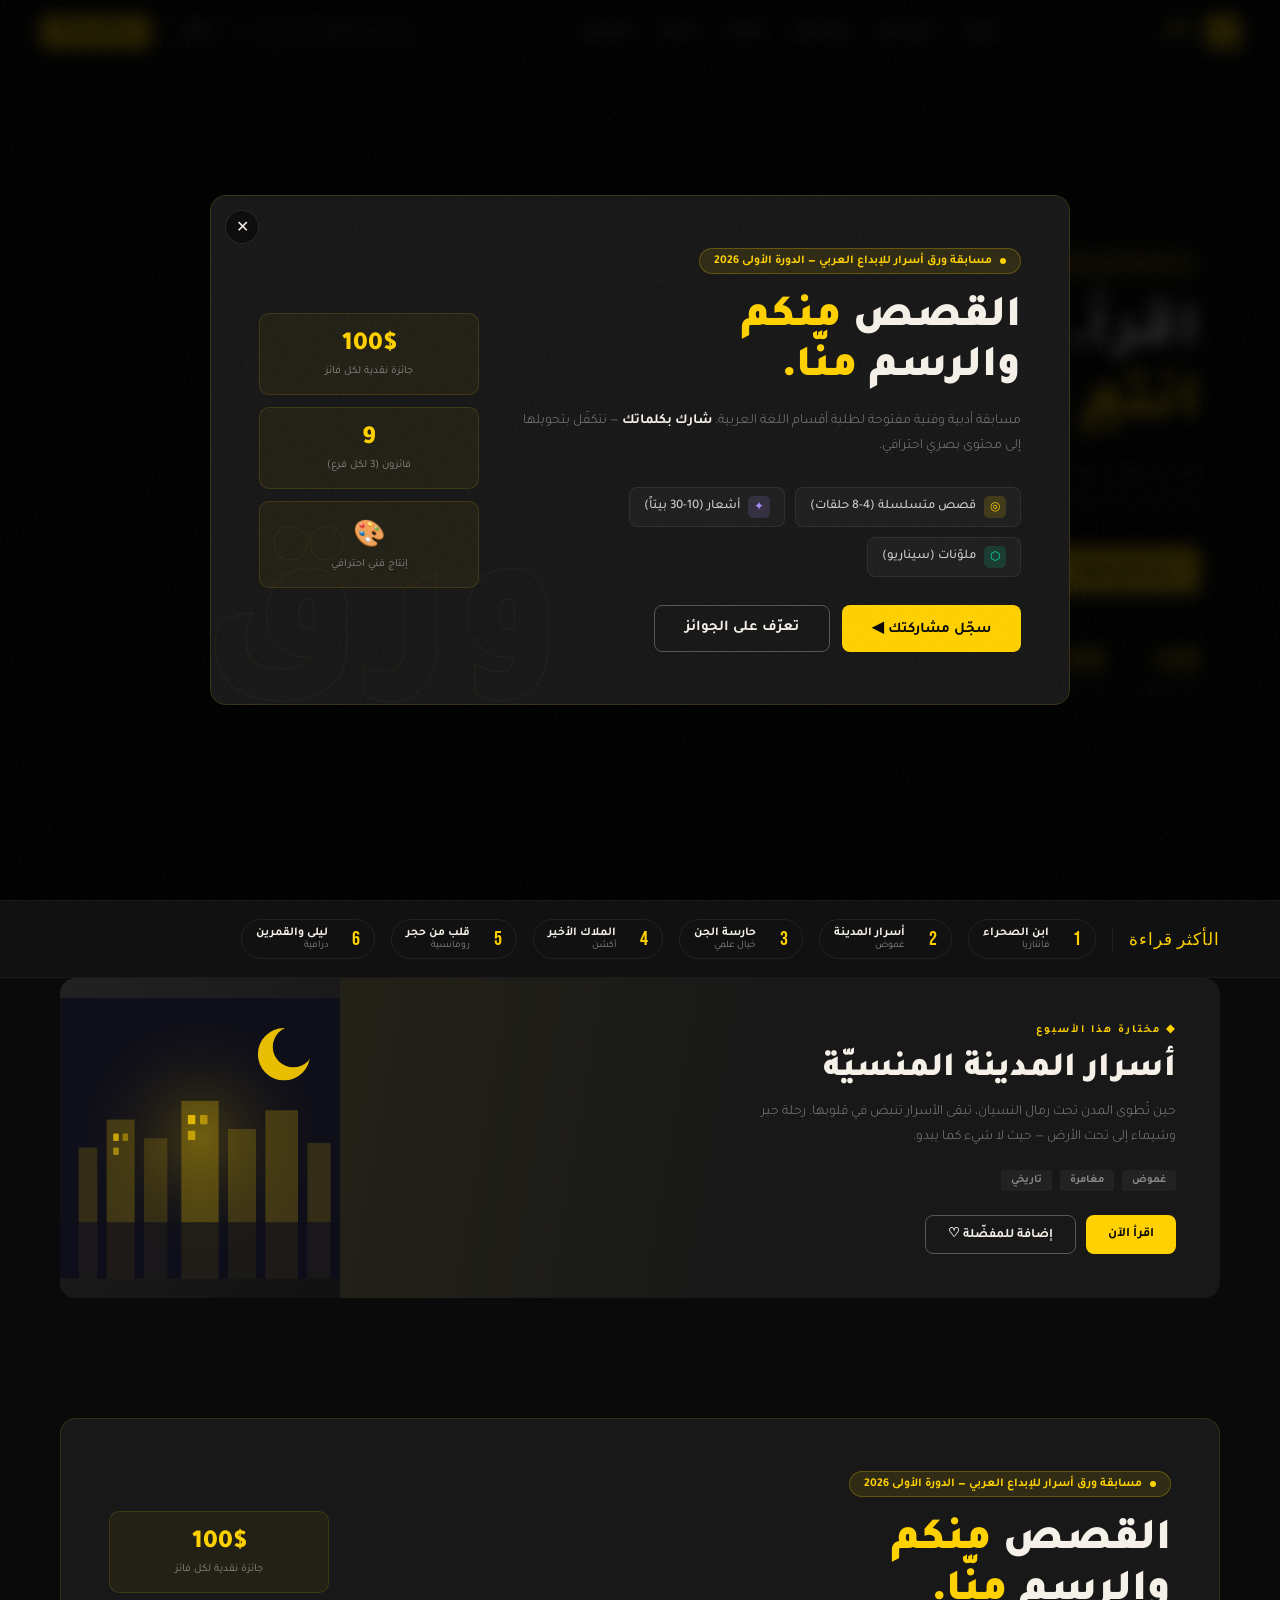
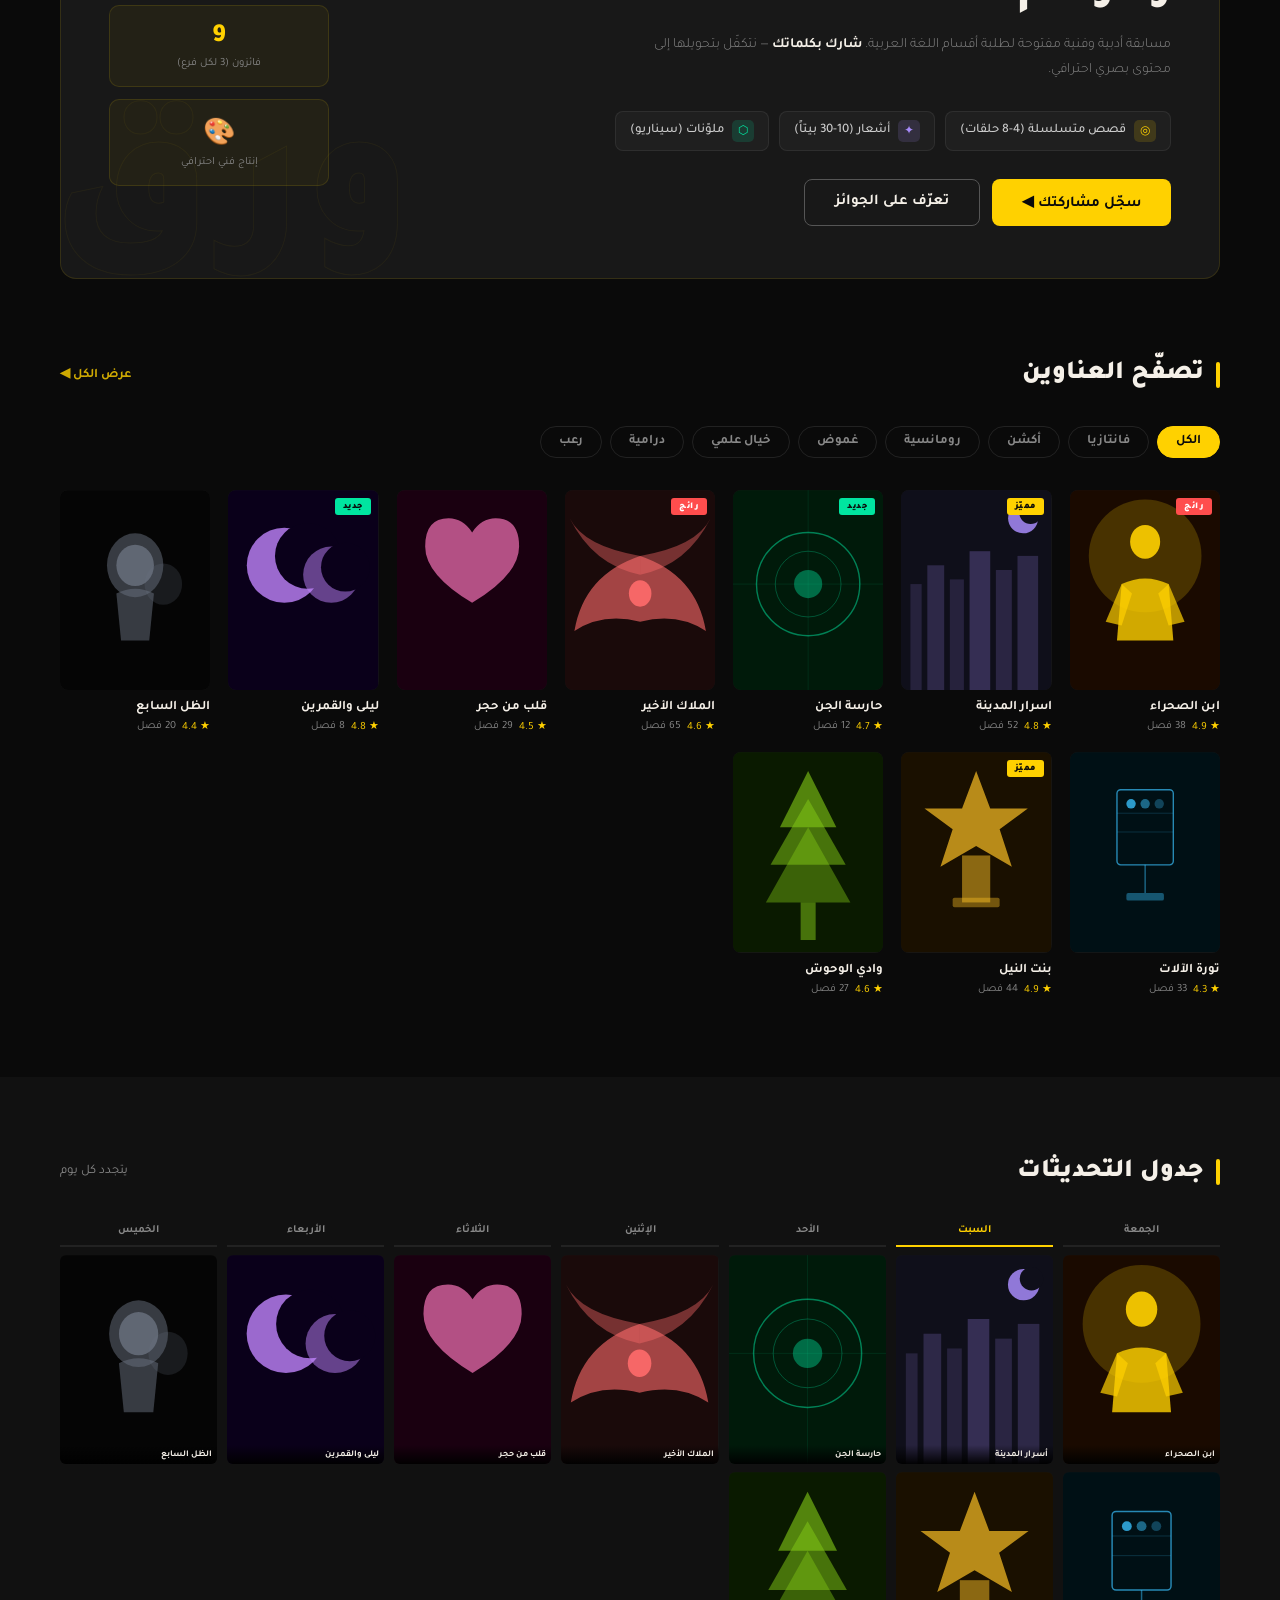
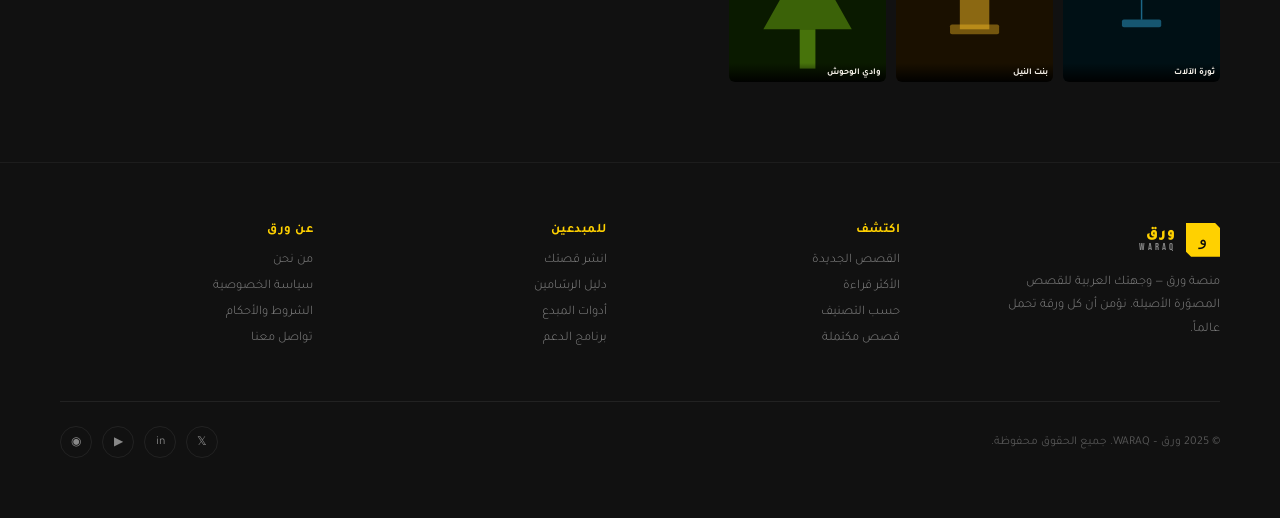
<file: index.html>
<!DOCTYPE html>
<html lang="ar" dir="rtl">
<head>
  <meta charset="UTF-8" />
  <meta name="viewport" content="width=device-width, initial-scale=1.0" />
  <title>ورق | WARAQ</title>
  <link rel="preconnect" href="https://fonts.googleapis.com">
  <link href="https://fonts.googleapis.com/css2?family=Tajawal:wght@300;400;500;700;900&family=Bebas+Neue&display=swap" rel="stylesheet">
  <link rel="stylesheet" href="style.css">
</head>
<body>

<!-- ═══ NAVIGATION ═══ -->
<nav>
  <a class="nav-logo" href="index.html">
    <div class="nav-logo-icon"><span>و</span></div>
    <div class="nav-logo-text">
      <span class="nav-logo-ar">ورق</span>
      <span class="nav-logo-en">WARAQ</span>
    </div>
  </a>

  <ul class="nav-links">
    <li><a href="browse.html">تصفّح</a></li>
    <li><a href="#schedule">ورق مختار</a></li>
    <li><a href="#trending">ورق محتار</a></li>
    <li><a href="#trending">ملونات</a></li>
    <li><a href="#trending">أشعار</a></li>
    <li><a href="#creators">للمبدعين</a></li>
  </ul>

  <div class="nav-actions">
    <input class="nav-search" type="text" placeholder="ابحث عن قصة...">
    <a class="btn btn-outline nav-btn-login" href="auth.html">دخول</a>
    <a class="btn btn-primary nav-btn-register" href="auth.html">سجّل مجاناً</a>
    <button class="nav-hamburger" id="nav-hamburger" aria-label="القائمة" aria-expanded="false">
      <span></span><span></span><span></span>
    </button>
  </div>
</nav>

<!-- Mobile drawer -->
<div class="nav-drawer" id="nav-drawer" role="dialog" aria-label="القائمة الرئيسية">
  <ul class="drawer-links">
    <li><a href="browse.html">تصفّح</a></li>
    <li><a href="#schedule">ورق مختار</a></li>
    <li><a href="#trending">ورق محتار</a></li>
    <li><a href="#trending">ملونات</a></li>
    <li><a href="#trending">أشعار</a></li>
    <li><a href="#creators">للمبدعين</a></li>
  </ul>
  <input class="drawer-search" type="text" placeholder="ابحث عن قصة...">
  <div class="drawer-actions">
    <a class="btn btn-outline" href="auth.html">دخول</a>
    <a class="btn btn-primary" href="auth.html">سجّل مجاناً</a>
  </div>
</div>

<!-- ═══ HERO ═══ -->
<section class="hero" id="home">
  <div class="hero-content">
    <div class="hero-badge">المنصة العربية للقصص والملونات والأشعار</div>
    <h1>اقرأ. أبدع.<br><span>انتمِ إلى القصة.</span></h1>
    <p>ورق هي وجهتك لاكتشاف أفضل القصص المصوّرة والمانغا العربية، وقراءتها مجاناً. مئات العناوين تنتظرك.</p>
    <div class="hero-ctas">
      <a class="btn btn-primary btn-xl" href="browse.html">ابدأ القراءة ◀</a>
      <a class="btn btn-outline btn-xl" href="#creators">انشر قصتك</a>
    </div>
    <div class="hero-stats">
      <div class="hero-stat">
        <span class="hero-stat-num">420+</span>
        <span class="hero-stat-label">قصة مصوّرة</span>
      </div>
      <div class="hero-stat">
        <span class="hero-stat-num">85K</span>
        <span class="hero-stat-label">قارئ نشط</span>
      </div>
      <div class="hero-stat">
        <span class="hero-stat-num">120+</span>
        <span class="hero-stat-label">رسّام ومبدع</span>
      </div>
    </div>
  </div>

  <div class="hero-visual">
    <div class="hero-comic-stack">
      <div class="hero-comic-card back">
        <div class="comic-cover-placeholder" style="background:linear-gradient(135deg,#1a1a2e,#16213e)">
          <div class="cover-art">
            <svg viewBox="0 0 260 360" xmlns="http://www.w3.org/2000/svg">
              <defs><radialGradient id="g1" cx="50%" cy="30%" r="60%"><stop offset="0%" stop-color="#FFD100" stop-opacity="0.3"/><stop offset="100%" stop-color="transparent"/></radialGradient></defs>
              <rect width="260" height="360" fill="#16213e"/>
              <ellipse cx="130" cy="100" rx="90" ry="90" fill="url(#g1)"/>
            </svg>
          </div>
        </div>
      </div>
      <div class="hero-comic-card mid">
        <div class="comic-cover-placeholder" style="background:linear-gradient(135deg,#1a2a1a,#0d1f0d)">
          <div class="cover-art">
            <svg viewBox="0 0 260 360" xmlns="http://www.w3.org/2000/svg">
              <rect width="260" height="360" fill="#0d1f0d"/>
              <circle cx="130" cy="160" r="80" fill="none" stroke="#00e5a0" stroke-width="1" opacity="0.4"/>
              <circle cx="130" cy="160" r="50" fill="none" stroke="#00e5a0" stroke-width="1" opacity="0.2"/>
              <circle cx="130" cy="160" r="20" fill="#00e5a0" opacity="0.3"/>
            </svg>
          </div>
        </div>
      </div>
      <div class="hero-comic-card front" onclick="window.location.href='series.html'" role="button" tabindex="0" aria-label="افتح ابن الصحراء">
        <div class="comic-cover-placeholder" style="background:linear-gradient(150deg,#1a0a00,#2d1600)">
          <div class="cover-art">
            <svg viewBox="0 0 280 390" xmlns="http://www.w3.org/2000/svg">
              <defs>
                <radialGradient id="heroGlow" cx="50%" cy="40%" r="50%">
                  <stop offset="0%" stop-color="#FFD100" stop-opacity="0.5"/>
                  <stop offset="100%" stop-color="transparent"/>
                </radialGradient>
                <linearGradient id="heroFade" x1="0" y1="0" x2="0" y2="1">
                  <stop offset="0%" stop-color="transparent"/>
                  <stop offset="100%" stop-color="#1a0a00"/>
                </linearGradient>
              </defs>
              <rect width="280" height="390" fill="#1a0a00"/>
              <ellipse cx="140" cy="150" rx="110" ry="110" fill="url(#heroGlow)"/>
              <ellipse cx="140" cy="100" rx="28" ry="32" fill="#FFD100" opacity="0.9"/>
              <path d="M100 180 Q140 160 180 180 L190 280 L90 280 Z" fill="#FFD100" opacity="0.8"/>
              <path d="M100 180 L75 240 L95 245 L110 200Z" fill="#FFD100" opacity="0.7"/>
              <path d="M180 180 L205 240 L185 245 L170 200Z" fill="#FFD100" opacity="0.7"/>
              <path d="M90 200 Q60 300 50 380 L150 360 Q100 280 120 200Z" fill="#c89900" opacity="0.6"/>
              <path d="M170 200 Q200 300 210 380 L130 360 Q160 280 160 200Z" fill="#c89900" opacity="0.6"/>
              <rect width="280" height="390" fill="url(#heroFade)"/>
            </svg>
          </div>
          <div class="cover-info">
            <div class="cover-title">ابن الصحراء</div>
            <div class="cover-genre">مغامرة · فانتازيا</div>
          </div>
        </div>
      </div>
    </div>
  </div>
</section>

<!-- ═══ TRENDING STRIP ═══ -->
<div class="trending-strip" id="trending">
  <span class="trending-label">الأكثر قراءة</span>
  <div class="trending-divider"></div>
  <div class="trending-item" onclick="window.location.href='series.html'"><span class="trending-rank">1</span><div class="trending-info"><span class="trending-name">ابن الصحراء</span><span class="trending-cat">فانتازيا</span></div></div>
  <div class="trending-item" onclick="window.location.href='series.html'"><span class="trending-rank">2</span><div class="trending-info"><span class="trending-name">أسرار المدينة</span><span class="trending-cat">غموض</span></div></div>
  <div class="trending-item" onclick="window.location.href='series.html'"><span class="trending-rank">3</span><div class="trending-info"><span class="trending-name">حارسة الجن</span><span class="trending-cat">خيال علمي</span></div></div>
  <div class="trending-item" onclick="window.location.href='series.html'"><span class="trending-rank">4</span><div class="trending-info"><span class="trending-name">الملاك الأخير</span><span class="trending-cat">أكشن</span></div></div>
  <div class="trending-item" onclick="window.location.href='series.html'"><span class="trending-rank">5</span><div class="trending-info"><span class="trending-name">قلب من حجر</span><span class="trending-cat">رومانسية</span></div></div>
  <div class="trending-item" onclick="window.location.href='series.html'"><span class="trending-rank">6</span><div class="trending-info"><span class="trending-name">ليلى والقمرين</span><span class="trending-cat">درامية</span></div></div>
</div>


<!-- ═══ FEATURED BANNER ═══ -->
<div class="featured-banner reveal">
  <div class="featured-info">
    <div class="featured-label">◆ مختارة هذا الأسبوع</div>
    <div class="featured-title">أسرار المدينة المنسيّة</div>
    <div class="featured-desc">حين تُطوى المدن تحت رمال النسيان، تبقى الأسرار تنبض في قلوبها. رحلة جبر وشيماء إلى تحت الأرض — حيث لا شيء كما يبدو.</div>
    <div class="featured-tags">
      <span class="tag">غموض</span>
      <span class="tag">مغامرة</span>
      <span class="tag">تاريخي</span>
    </div>
    <div style="display:flex;gap:10px;flex-wrap:wrap;">
      <button class="btn btn-primary" onclick="window.location.href='series.html'">اقرأ الآن</button>
      <button class="btn btn-outline">إضافة للمفضّلة ♡</button>
    </div>
  </div>
  <div class="featured-visual">
    <svg class="featured-visual-art" viewBox="0 0 300 300" xmlns="http://www.w3.org/2000/svg">
      <defs>
        <radialGradient id="fGlow" cx="50%" cy="50%" r="60%">
          <stop offset="0%" stop-color="#FFD100" stop-opacity="0.2"/>
          <stop offset="100%" stop-color="transparent"/>
        </radialGradient>
      </defs>
      <rect width="300" height="300" fill="#0f0f1a"/>
      <ellipse cx="150" cy="150" rx="120" ry="120" fill="url(#fGlow)"/>
      <rect x="20"  y="160" width="20" height="140" fill="#FFD100" opacity="0.15"/>
      <rect x="50"  y="130" width="30" height="170" fill="#FFD100" opacity="0.2"/>
      <rect x="90"  y="150" width="25" height="150" fill="#FFD100" opacity="0.15"/>
      <rect x="130" y="110" width="40" height="190" fill="#FFD100" opacity="0.25"/>
      <rect x="180" y="140" width="30" height="160" fill="#FFD100" opacity="0.18"/>
      <rect x="220" y="120" width="35" height="180" fill="#FFD100" opacity="0.2"/>
      <rect x="265" y="155" width="25" height="145" fill="#FFD100" opacity="0.15"/>
      <rect x="57"  y="145" width="6"  height="8"  fill="#FFD100" opacity="0.7" rx="1"/>
      <rect x="67"  y="145" width="6"  height="8"  fill="#FFD100" opacity="0.4" rx="1"/>
      <rect x="57"  y="160" width="6"  height="8"  fill="#FFD100" opacity="0.5" rx="1"/>
      <rect x="137" y="125" width="8"  height="10" fill="#FFD100" opacity="0.8" rx="1"/>
      <rect x="150" y="125" width="8"  height="10" fill="#FFD100" opacity="0.5" rx="1"/>
      <rect x="137" y="142" width="8"  height="10" fill="#FFD100" opacity="0.6" rx="1"/>
      <circle cx="240" cy="60" r="28" fill="#FFD100" opacity="0.9"/>
      <circle cx="250" cy="52" r="22" fill="#0f0f1a"/>
      <rect x="0" y="240" width="300" height="60" fill="#0f0f1a" opacity="0.7"/>
    </svg>
  </div>
</div>

<!-- ═══ COMPETITION HERO ═══ -->
<section id="competition" style="padding: 60px 60px 0;">
  <div class="comp-hero">
    <div class="comp-bg-text">ورق</div>

    <div class="comp-content">
      <div class="comp-badge">
        <span class="comp-badge-dot"></span>
        مسابقة ورق أسرار للإبداع العربي — الدورة الأولى 2026
      </div>
      <h2 class="comp-title">القصص <span>منكم</span><br>والرسم <span>منّا.</span></h2>
      <p class="comp-sub">مسابقة أدبية وفنية مفتوحة لطلبة أقسام اللغة العربية. <strong>شارك بكلماتك</strong> — نتكفّل بتحويلها إلى محتوى بصري احترافي.</p>

      <div class="comp-branches">
        <div class="comp-branch"><span class="comp-branch-icon" style="background:rgba(255,209,0,0.15);color:#FFD100">◎</span>قصص متسلسلة (4-8 حلقات)</div>
        <div class="comp-branch"><span class="comp-branch-icon" style="background:rgba(167,139,250,0.15);color:#a78bfa">✦</span>أشعار (10-30 بيتاً)</div>
        <div class="comp-branch"><span class="comp-branch-icon" style="background:rgba(0,229,160,0.15);color:#00e5a0">⬡</span>ملوّنات (سيناريو)</div>
      </div>

      <div class="comp-actions">
        <a class="btn btn-primary btn-xl" href="competition.html">سجّل مشاركتك ◀</a>
        <a class="btn btn-outline btn-xl" href="competition.html#prizes">تعرّف على الجوائز</a>
      </div>
    </div>

    <div class="comp-prizes">
      <div class="comp-prize-card"><span class="comp-prize-val">100$</span><span class="comp-prize-label">جائزة نقدية لكل فائز</span></div>
      <div class="comp-prize-card"><span class="comp-prize-val">9</span><span class="comp-prize-label">فائزون (3 لكل فرع)</span></div>
      <div class="comp-prize-card"><span class="comp-prize-val">🎨</span><span class="comp-prize-label">إنتاج فني احترافي</span></div>
    </div>
  </div>
</section>

<!-- ═══ BROWSE ═══ -->
<section id="browse">
  <div class="section-header reveal">
    <h2 class="section-title">تصفّح العناوين</h2>
    <a class="section-link" href="#">عرض الكل ◀</a>
  </div>
  <div class="genre-tabs reveal">
    <button class="genre-tab active" onclick="filterGenre(this,'all')">الكل</button>
    <button class="genre-tab" onclick="filterGenre(this,'fantasy')">فانتازيا</button>
    <button class="genre-tab" onclick="filterGenre(this,'action')">أكشن</button>
    <button class="genre-tab" onclick="filterGenre(this,'romance')">رومانسية</button>
    <button class="genre-tab" onclick="filterGenre(this,'mystery')">غموض</button>
    <button class="genre-tab" onclick="filterGenre(this,'scifi')">خيال علمي</button>
    <button class="genre-tab" onclick="filterGenre(this,'drama')">درامية</button>
    <button class="genre-tab" onclick="filterGenre(this,'horror')">رعب</button>
  </div>
  <div class="comics-grid" id="comics-grid"></div>
</section>


<!-- ═══ SCHEDULE ═══ -->
<section id="schedule" style="background:var(--dark)">
  <div class="section-header reveal">
    <h2 class="section-title">جدول التحديثات</h2>
    <span style="font-size:13px;color:var(--gray)">يتجدد كل يوم</span>
  </div>
  <div class="schedule-grid reveal" id="schedule-grid"></div>
</section>


<!-- ═══ FOOTER ═══ -->
<footer>
  <div class="footer-top">
    <div class="footer-brand">
      <a class="nav-logo" href="index.html">
        <div class="nav-logo-icon"><span>و</span></div>
        <div class="nav-logo-text">
          <span class="nav-logo-ar">ورق</span>
          <span class="nav-logo-en">WARAQ</span>
        </div>
      </a>
      <p>منصة ورق — وجهتك العربية للقصص المصوّرة الأصيلة. نؤمن أن كل ورقة تحمل عالماً.</p>
    </div>
    <div class="footer-links-grid">
      <div class="footer-col">
        <h4>اكتشف</h4>
        <a href="#">القصص الجديدة</a>
        <a href="#">الأكثر قراءة</a>
        <a href="#">حسب التصنيف</a>
        <a href="#">قصص مكتملة</a>
      </div>
      <div class="footer-col">
        <h4>للمبدعين</h4>
        <a href="#">انشر قصتك</a>
        <a href="#">دليل الرسّامين</a>
        <a href="#">أدوات المبدع</a>
        <a href="#">برنامج الدعم</a>
      </div>
      <div class="footer-col">
        <h4>عن ورق</h4>
        <a href="about.html">من نحن</a>
        <a href="privacy.html">سياسة الخصوصية</a>
        <a href="terms.html">الشروط والأحكام</a>
        <a href="#">تواصل معنا</a>
      </div>
    </div>
  </div>
  <div class="footer-bottom">
    <span>© 2025 ورق – WARAQ. جميع الحقوق محفوظة.</span>
    <div class="footer-socials">
      <a class="social-btn" href="#" aria-label="تويتر">𝕏</a>
      <a class="social-btn" href="#" aria-label="لينكدإن">in</a>
      <a class="social-btn" href="#" aria-label="يوتيوب">▶</a>
      <a class="social-btn" href="#" aria-label="إنستغرام">◉</a>
    </div>
  </div>
</footer>


<!-- ═══ MODAL ═══ -->
<div class="modal-overlay" id="modal-overlay" onclick="closeModalOutside(event)" role="dialog" aria-modal="true" tabindex="-1">
  <div class="modal" id="modal">
    <div class="modal-cover" id="modal-cover">
      <button class="modal-close" onclick="closeModal()" aria-label="إغلاق">✕</button>
    </div>
    <div class="modal-body">
      <div class="modal-genre" id="modal-genre"></div>
      <div class="modal-title" id="modal-title"></div>
      <div class="modal-author" id="modal-author"></div>
      <div class="modal-desc" id="modal-desc"></div>
      <div class="modal-actions">
        <button class="btn btn-primary">اقرأ الفصل الأول</button>
        <button class="btn btn-outline">متابعة ♡</button>
      </div>
      <div class="episode-list" id="modal-episodes"></div>
    </div>
  </div>
</div>

<!-- ═══ COMPETITION POPUP ═══ -->
<div class="comp-popup-overlay" id="comp-popup-overlay" onclick="closeCompPopup(event)">
  <div class="comp-popup">
    <button class="comp-popup-close" onclick="closeCompPopup(true)">✕</button>
    <!-- paste the entire contents of your existing .comp-hero div here -->
    <div class="comp-hero" style="border-radius:0;border:none;margin:0">
      <div class="comp-bg-text">ورق</div>

      <div class="comp-content">
        <div class="comp-badge">
          <span class="comp-badge-dot"></span>
          مسابقة ورق أسرار للإبداع العربي — الدورة الأولى 2026
        </div>
        <h2 class="comp-title">القصص <span>منكم</span><br>والرسم <span>منّا.</span></h2>
        <p class="comp-sub">مسابقة أدبية وفنية مفتوحة لطلبة أقسام اللغة العربية. <strong>شارك بكلماتك</strong> — نتكفّل بتحويلها إلى محتوى بصري احترافي.</p>
      
        <div class="comp-branches">
          <div class="comp-branch"><span class="comp-branch-icon" style="background:rgba(255,209,0,0.15);color:#FFD100">◎</span>قصص متسلسلة (4-8 حلقات)</div>
          <div class="comp-branch"><span class="comp-branch-icon" style="background:rgba(167,139,250,0.15);color:#a78bfa">✦</span>أشعار (10-30 بيتاً)</div>
          <div class="comp-branch"><span class="comp-branch-icon" style="background:rgba(0,229,160,0.15);color:#00e5a0">⬡</span>ملوّنات (سيناريو)</div>
        </div>
      
        <div class="comp-actions">
          <a class="btn btn-primary btn-xl" href="competition.html">سجّل مشاركتك ◀</a>
          <a class="btn btn-outline btn-xl" href="competition.html#prizes">تعرّف على الجوائز</a>
        </div>
      </div>
    
      <div class="comp-prizes">
        <div class="comp-prize-card"><span class="comp-prize-val">100$</span><span class="comp-prize-label">جائزة نقدية لكل فائز</span></div>
        <div class="comp-prize-card"><span class="comp-prize-val">9</span><span class="comp-prize-label">فائزون (3 لكل فرع)</span></div>
        <div class="comp-prize-card"><span class="comp-prize-val">🎨</span><span class="comp-prize-label">إنتاج فني احترافي</span></div>
      </div>
    </div>
  </div>
</div>

<script src="main.js"></script>
</body>
</html>
</file>
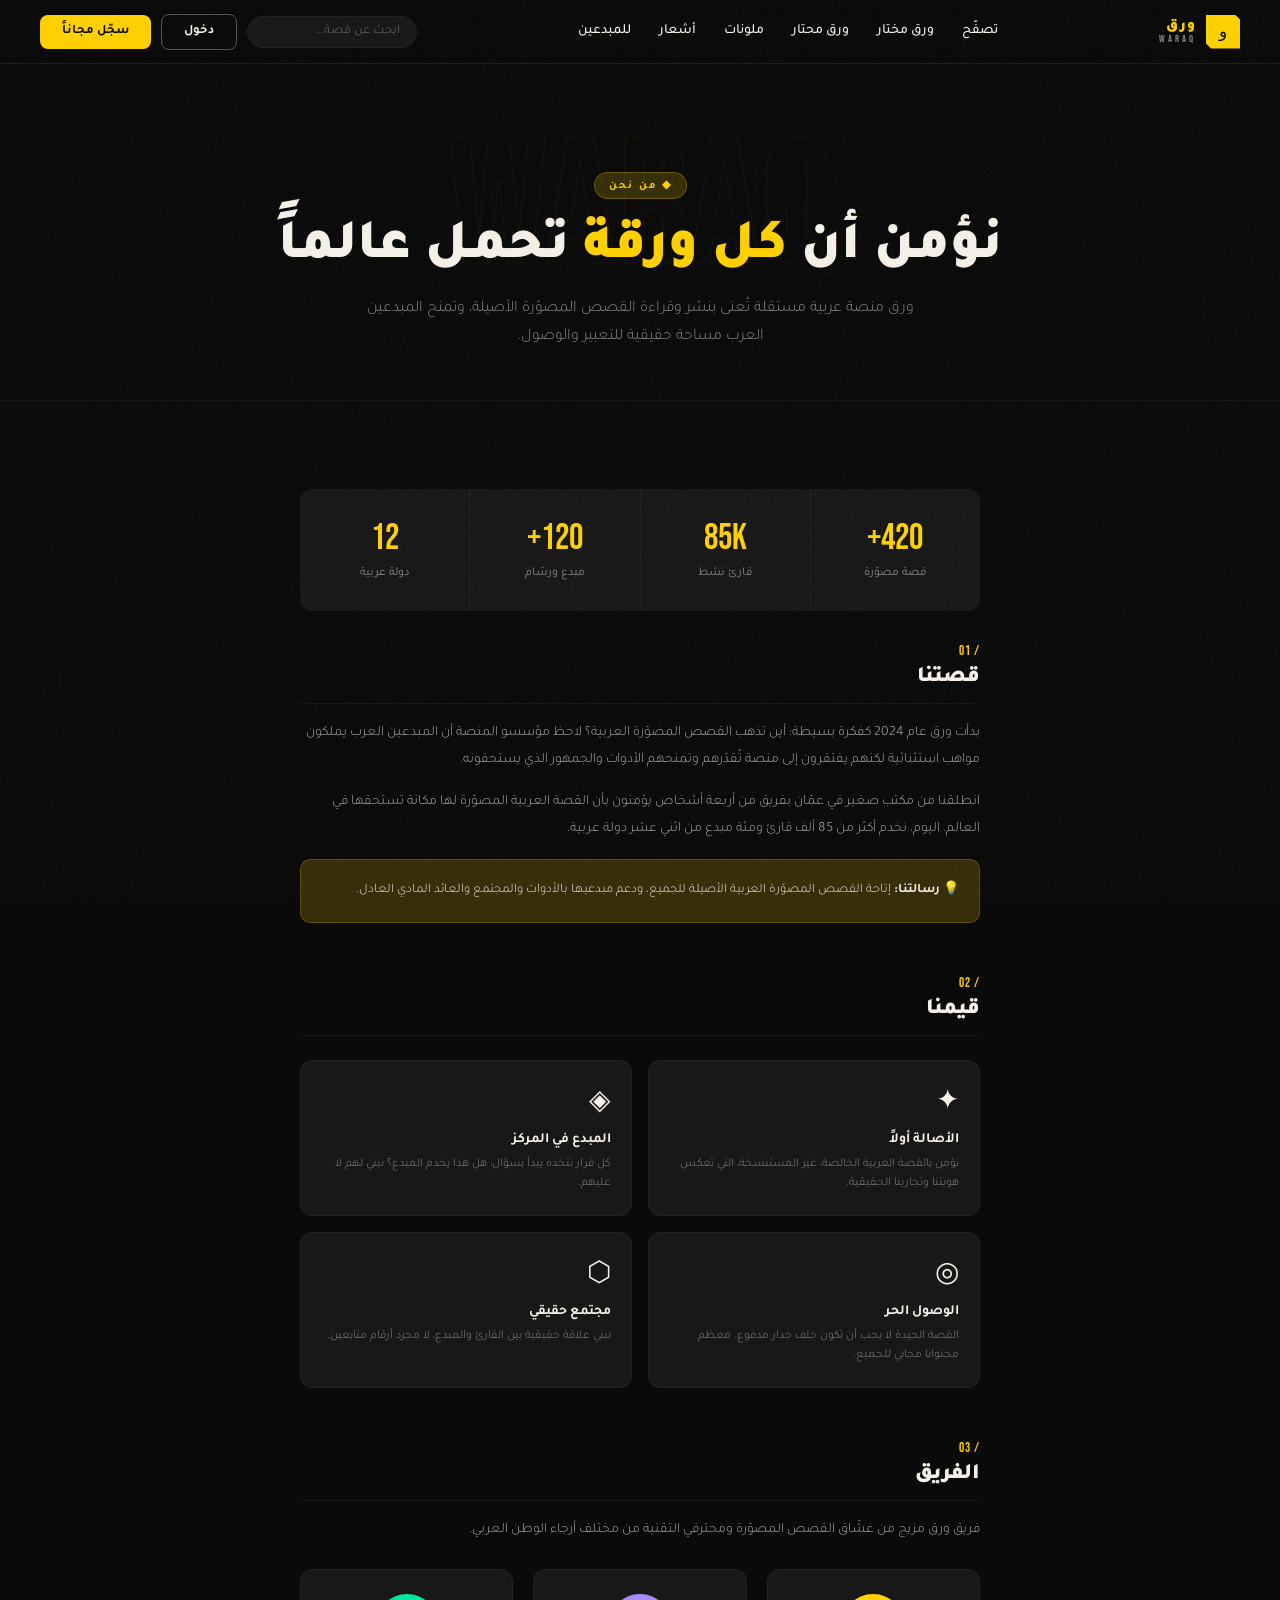
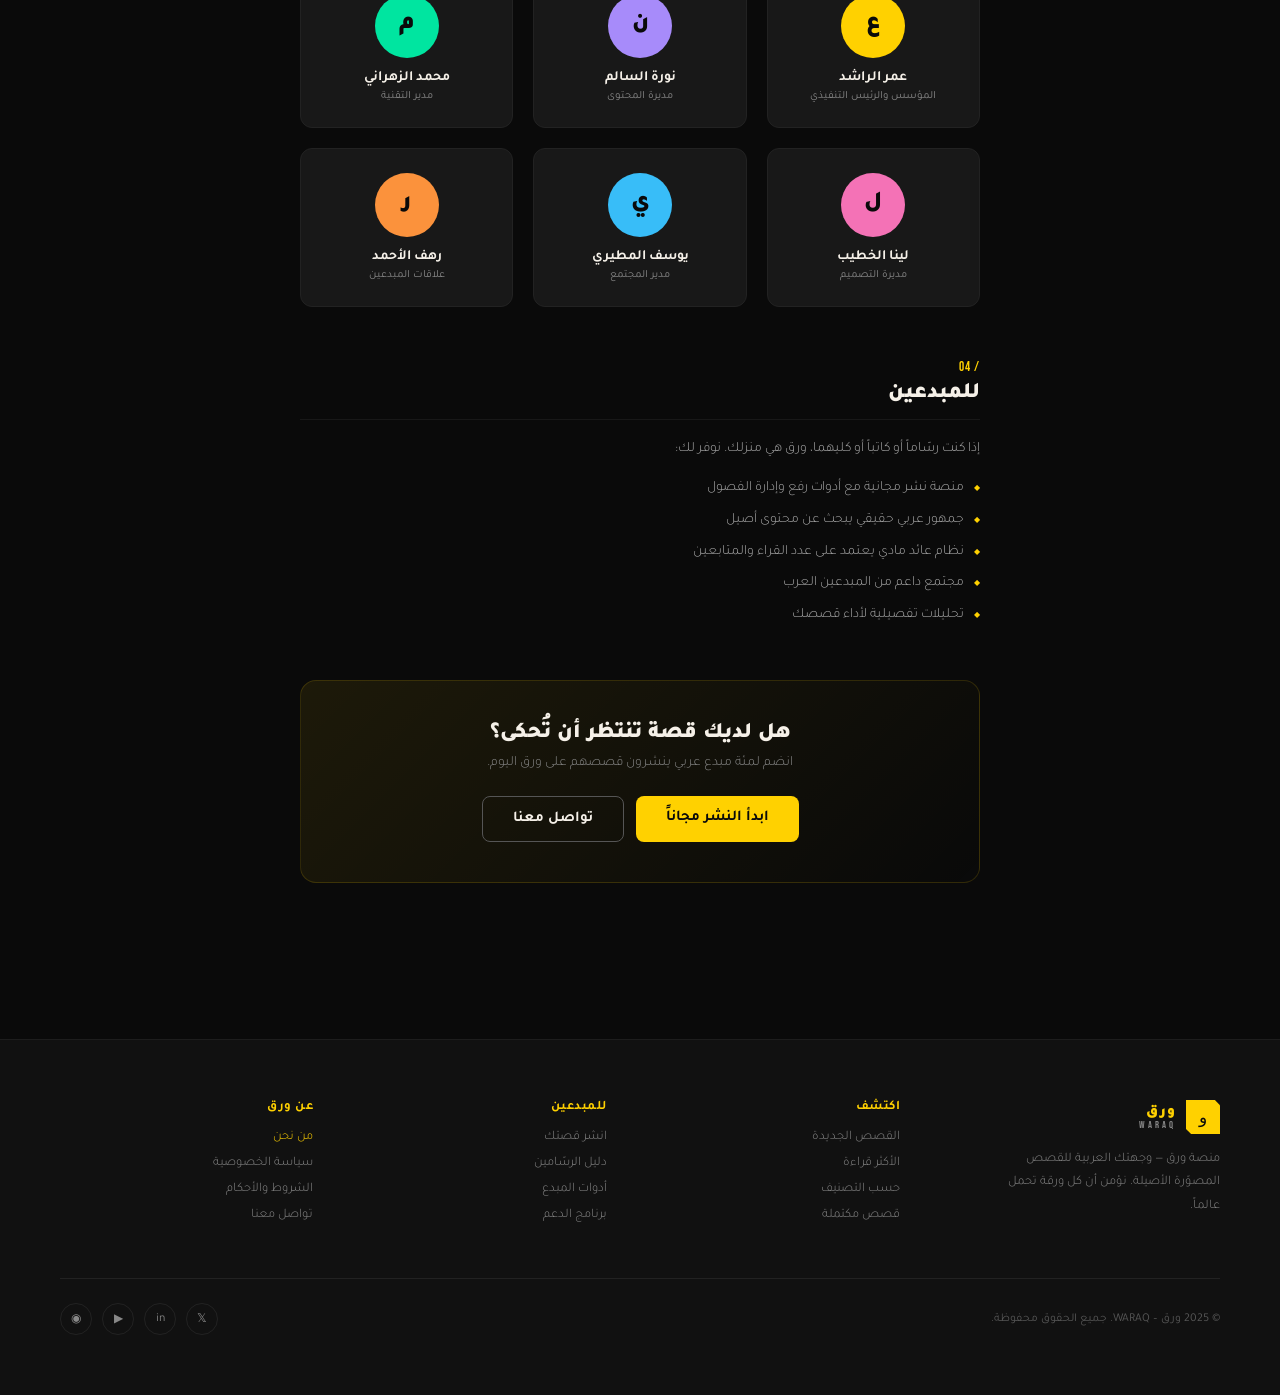
<file: about.html>
<!DOCTYPE html>
<html lang="ar" dir="rtl">
<head>
  <meta charset="UTF-8"/>
  <meta name="viewport" content="width=device-width, initial-scale=1.0"/>
  <title>من نحن | ورق WARAQ</title>
  <link rel="preconnect" href="https://fonts.googleapis.com">
  <link href="https://fonts.googleapis.com/css2?family=Tajawal:wght@300;400;500;700;900&family=Bebas+Neue&display=swap" rel="stylesheet">
  <link rel="stylesheet" href="style.css">
  <link rel="stylesheet" href="info.css">
</head>
<body>
<!-- ═══ NAVIGATION ═══ -->
<nav>
  <a class="nav-logo" href="index.html">
    <div class="nav-logo-icon"><span>و</span></div>
    <div class="nav-logo-text">
      <span class="nav-logo-ar">ورق</span>
      <span class="nav-logo-en">WARAQ</span>
    </div>
  </a>

  <ul class="nav-links">
    <li><a href="browse.html">تصفّح</a></li>
    <li><a href="#schedule">ورق مختار</a></li>
    <li><a href="#trending">ورق محتار</a></li>
    <li><a href="#trending">ملونات</a></li><li><a href="#trending">أشعار</a></li>
    
    <li><a href="#creators">للمبدعين</a></li>
  </ul>

  <div class="nav-actions">
    <input class="nav-search" type="text" placeholder="ابحث عن قصة...">
    <a class="btn btn-outline nav-btn-login" href="auth.html">دخول</a>
    <a class="btn btn-primary nav-btn-register" href="auth.html">سجّل مجاناً</a>
    <button class="nav-hamburger" id="nav-hamburger" aria-label="القائمة" aria-expanded="false">
      <span></span><span></span><span></span>
    </button>
  </div>
</nav>

<!-- Mobile drawer -->
<div class="nav-drawer" id="nav-drawer" role="dialog" aria-label="القائمة الرئيسية">
  <ul class="drawer-links">
    <li><a href="browse.html">تصفّح</a></li>
    <li><a href="#schedule">ورق مختار</a></li>
    <li><a href="#trending">ورق محتار</a></li>
    <li><a href="#trending">ملونات</a></li><li><a href="#trending">أشعار</a></li>
    
    <li><a href="#creators">للمبدعين</a></li>
  </ul>
  <input class="drawer-search" type="text" placeholder="ابحث عن قصة...">
  <div class="drawer-actions">
    <a class="btn btn-outline" href="auth.html">دخول</a>
    <a class="btn btn-primary" href="auth.html">سجّل مجاناً</a>
  </div>
</div>


<div class="info-page">

  <!-- Hero -->
  <div class="info-hero" data-bg-text="WARAQ">
    <div class="info-hero-label">◆ من نحن</div>
    <h1 class="info-hero-title">نؤمن أن <span>كل ورقة</span> تحمل عالماً</h1>
    <p class="info-hero-sub">ورق منصة عربية مستقلة تُعنى بنشر وقراءة القصص المصوّرة الأصيلة، وتمنح المبدعين العرب مساحة حقيقية للتعبير والوصول.</p>
  </div>

  <div class="info-content">

    <!-- Stats -->
    <div class="about-stats reveal">
      <div class="about-stat"><span class="about-stat-num">420+</span><span class="about-stat-label">قصة مصوّرة</span></div>
      <div class="about-stat"><span class="about-stat-num">85K</span><span class="about-stat-label">قارئ نشط</span></div>
      <div class="about-stat"><span class="about-stat-num">120+</span><span class="about-stat-label">مبدع ورسّام</span></div>
      <div class="about-stat"><span class="about-stat-num">12</span><span class="about-stat-label">دولة عربية</span></div>
    </div>

    <!-- Story -->
    <div class="info-section reveal">
      <div class="info-section-num">/ 01</div>
      <h2 class="info-section-title">قصتنا</h2>
      <p>بدأت ورق عام 2024 كفكرة بسيطة: أين تذهب القصص المصوّرة العربية؟ لاحظ مؤسسو المنصة أن المبدعين العرب يملكون مواهب استثنائية لكنهم يفتقرون إلى منصة تُقدّرهم وتمنحهم الأدوات والجمهور الذي يستحقونه.</p>
      <p>انطلقنا من مكتب صغير في عمّان بفريق من أربعة أشخاص يؤمنون بأن القصة العربية المصوّرة لها مكانة تستحقها في العالم. اليوم، نخدم أكثر من 85 ألف قارئ ومئة مبدع من اثني عشر دولة عربية.</p>
      <div class="info-highlight">
        <p>💡 <strong>رسالتنا:</strong> إتاحة القصص المصوّرة العربية الأصيلة للجميع، ودعم مبدعيها بالأدوات والمجتمع والعائد المادي العادل.</p>
      </div>
    </div>

    <!-- Values -->
    <div class="info-section reveal">
      <div class="info-section-num">/ 02</div>
      <h2 class="info-section-title">قيمنا</h2>
      <div class="values-grid">
        <div class="value-card">
          <div class="value-icon">✦</div>
          <div class="value-title">الأصالة أولاً</div>
          <div class="value-desc">نؤمن بالقصة العربية الخالصة، غير المستنسخة، التي تعكس هويتنا وتجاربنا الحقيقية.</div>
        </div>
        <div class="value-card">
          <div class="value-icon">◈</div>
          <div class="value-title">المبدع في المركز</div>
          <div class="value-desc">كل قرار نتخذه يبدأ بسؤال: هل هذا يخدم المبدع؟ نبني لهم لا عليهم.</div>
        </div>
        <div class="value-card">
          <div class="value-icon">◎</div>
          <div class="value-title">الوصول الحر</div>
          <div class="value-desc">القصة الجيدة لا يجب أن تكون خلف جدار مدفوع. معظم محتوانا مجاني للجميع.</div>
        </div>
        <div class="value-card">
          <div class="value-icon">⬡</div>
          <div class="value-title">مجتمع حقيقي</div>
          <div class="value-desc">نبني علاقة حقيقية بين القارئ والمبدع، لا مجرد أرقام متابعين.</div>
        </div>
      </div>
    </div>

    <!-- Team -->
    <div class="info-section reveal">
      <div class="info-section-num">/ 03</div>
      <h2 class="info-section-title">الفريق</h2>
      <p>فريق ورق مزيج من عشّاق القصص المصوّرة ومحترفي التقنية من مختلف أرجاء الوطن العربي.</p>
      <div class="team-grid">
        <div class="team-card">
          <div class="team-avatar" style="background:#FFD100">ع</div>
          <div class="team-name">عمر الراشد</div>
          <div class="team-role">المؤسس والرئيس التنفيذي</div>
        </div>
        <div class="team-card">
          <div class="team-avatar" style="background:#a78bfa">ن</div>
          <div class="team-name">نورة السالم</div>
          <div class="team-role">مديرة المحتوى</div>
        </div>
        <div class="team-card">
          <div class="team-avatar" style="background:#00e5a0">م</div>
          <div class="team-name">محمد الزهراني</div>
          <div class="team-role">مدير التقنية</div>
        </div>
        <div class="team-card">
          <div class="team-avatar" style="background:#f472b6">ل</div>
          <div class="team-name">لينا الخطيب</div>
          <div class="team-role">مديرة التصميم</div>
        </div>
        <div class="team-card">
          <div class="team-avatar" style="background:#38bdf8">ي</div>
          <div class="team-name">يوسف المطيري</div>
          <div class="team-role">مدير المجتمع</div>
        </div>
        <div class="team-card">
          <div class="team-avatar" style="background:#fb923c">ر</div>
          <div class="team-name">رهف الأحمد</div>
          <div class="team-role">علاقات المبدعين</div>
        </div>
      </div>
    </div>

    <!-- For creators -->
    <div class="info-section reveal">
      <div class="info-section-num">/ 04</div>
      <h2 class="info-section-title">للمبدعين</h2>
      <p>إذا كنت رسّاماً أو كاتباً أو كليهما، ورق هي منزلك. نوفر لك:</p>
      <ul class="info-list">
        <li>منصة نشر مجانية مع أدوات رفع وإدارة الفصول</li>
        <li>جمهور عربي حقيقي يبحث عن محتوى أصيل</li>
        <li>نظام عائد مادي يعتمد على عدد القراء والمتابعين</li>
        <li>مجتمع داعم من المبدعين العرب</li>
        <li>تحليلات تفصيلية لأداء قصصك</li>
      </ul>
    </div>

    <!-- CTA -->
    <div class="info-cta reveal">
      <h3>هل لديك قصة تنتظر أن تُحكى؟</h3>
      <p>انضم لمئة مبدع عربي ينشرون قصصهم على ورق اليوم.</p>
      <div class="info-cta-actions">
        <a class="btn btn-primary btn-xl" href="auth.html">ابدأ النشر مجاناً</a>
        <a class="btn btn-outline btn-xl" href="mailto:creators@waraq.com">تواصل معنا</a>
      </div>
    </div>

  </div>
</div>

<!-- ═══ FOOTER ═══ -->
<footer>
  <div class="footer-top">
    <div class="footer-brand">
      <a class="nav-logo" href="index.html">
        <div class="nav-logo-icon"><span>و</span></div>
        <div class="nav-logo-text">
          <span class="nav-logo-ar">ورق</span>
          <span class="nav-logo-en">WARAQ</span>
        </div>
      </a>
      <p>منصة ورق — وجهتك العربية للقصص المصوّرة الأصيلة. نؤمن أن كل ورقة تحمل عالماً.</p>
    </div>
    <div class="footer-links-grid">
      <div class="footer-col">
        <h4>اكتشف</h4>
        <a href="#">القصص الجديدة</a>
        <a href="#">الأكثر قراءة</a>
        <a href="#">حسب التصنيف</a>
        <a href="#">قصص مكتملة</a>
      </div>
      <div class="footer-col">
        <h4>للمبدعين</h4>
        <a href="#">انشر قصتك</a>
        <a href="#">دليل الرسّامين</a>
        <a href="#">أدوات المبدع</a>
        <a href="#">برنامج الدعم</a>
      </div>
      <div class="footer-col">
        <h4>عن ورق</h4>
        <a href="about.html" style="color:var(--yellow)">من نحن</a>
        <a href="privacy.html">سياسة الخصوصية</a>
        <a href="terms.html">الشروط والأحكام</a>
        <a href="#">تواصل معنا</a>
      </div>
    </div>
  </div>
  <div class="footer-bottom">
    <span>© 2025 ورق – WARAQ. جميع الحقوق محفوظة.</span>
    <div class="footer-socials">
      <a class="social-btn" href="#" aria-label="تويتر">𝕏</a>
      <a class="social-btn" href="#" aria-label="لينكدإن">in</a>
      <a class="social-btn" href="#" aria-label="يوتيوب">▶</a>
      <a class="social-btn" href="#" aria-label="إنستغرام">◉</a>
    </div>
  </div>
</footer>

<script>
  // Mobile nav
  const h = document.getElementById('nav-hamburger');
  const d = document.getElementById('nav-drawer');
  h?.addEventListener('click', () => { const o = d.classList.toggle('open'); h.classList.toggle('open',o); document.body.style.overflow = o?'hidden':''; });
  // Reveal
  const obs = new IntersectionObserver(e => e.forEach(x => { if(x.isIntersecting) x.target.classList.add('visible'); }), {threshold:0.1});
  document.querySelectorAll('.reveal').forEach(el => obs.observe(el));
</script>
</body>
</html>
</file>
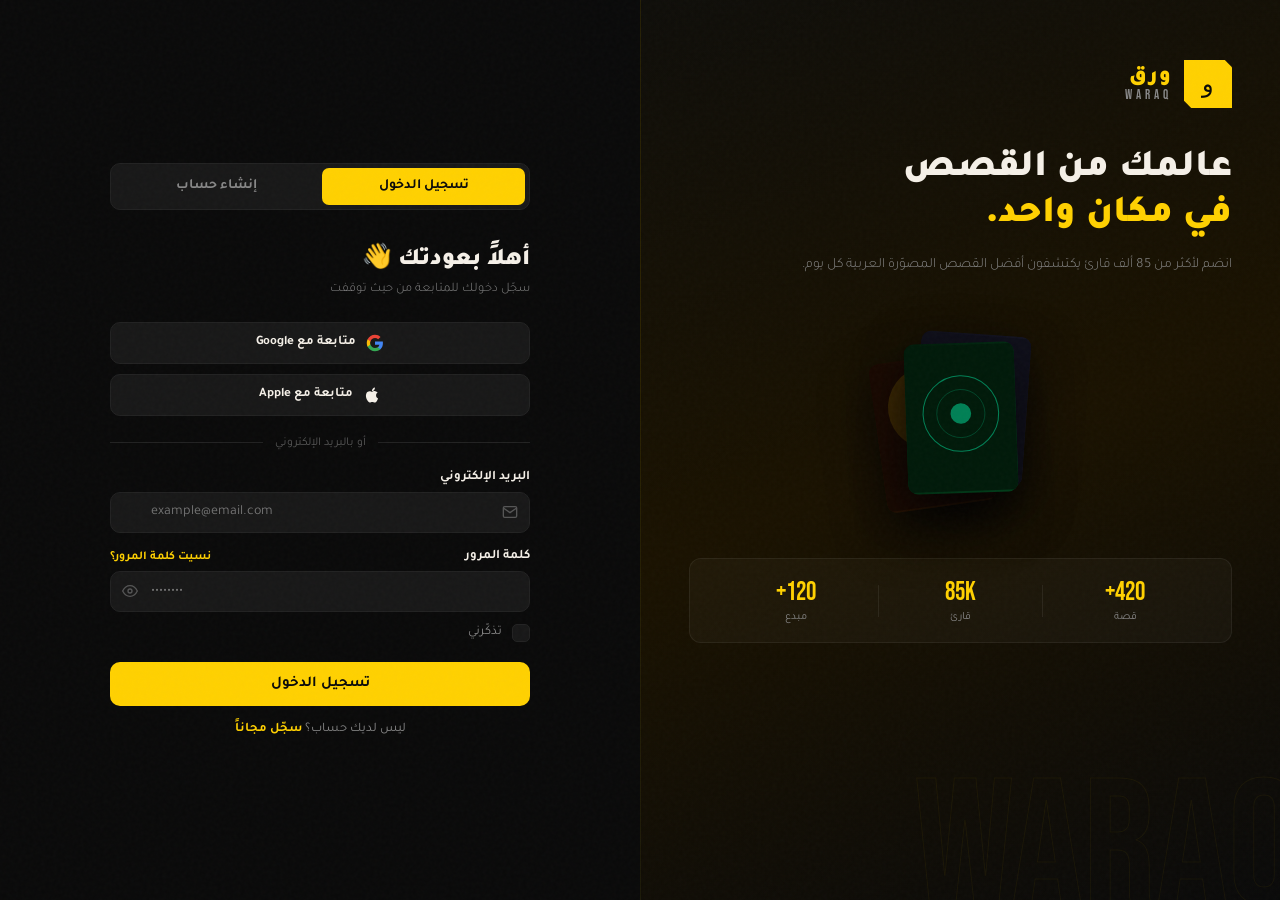
<file: auth.html>
<!DOCTYPE html>
<html lang="ar" dir="rtl">
<head>
  <meta charset="UTF-8" />
  <meta name="viewport" content="width=device-width, initial-scale=1.0" />
  <title>دخول | ورق WARAQ</title>
  <link rel="preconnect" href="https://fonts.googleapis.com">
  <link href="https://fonts.googleapis.com/css2?family=Tajawal:wght@300;400;500;700;900&family=Bebas+Neue&display=swap" rel="stylesheet">
  <link rel="stylesheet" href="style.css">
  <link rel="stylesheet" href="auth.css">
</head>
<body class="auth-body">

<!-- ═══ BACK TO HOME ═══ -->
<nav class="auth-nav">
  <a class="nav-logo" href="index.html">
    <div class="nav-logo-icon"><span>و</span></div>
    <div class="nav-logo-text">
      <span class="nav-logo-ar">ورق</span>
      <span class="nav-logo-en">WARAQ</span>
    </div>
  </a>
</nav>

<!-- ═══ LAYOUT ═══ -->
<div class="auth-layout">

  <!-- ── Decorative Side Panel ── -->
  <div class="auth-side">
    <div class="auth-side-inner">
      <!-- Logo -->
      <a href="index.html" class="auth-side-logo">
        <div class="nav-logo-icon" style="width:48px;height:48px">
          <span style="font-family:'Bebas Neue',sans-serif;font-size:24px;color:#0a0a0a">و</span>
        </div>
        <div class="nav-logo-text">
          <span class="nav-logo-ar" style="font-size:22px">ورق</span>
          <span class="nav-logo-en" style="font-size:13px;letter-spacing:4px">WARAQ</span>
        </div>
      </a>

      <!-- Tagline -->
      <div class="auth-side-tagline">
        <h2>عالمك من القصص<br><span>في مكان واحد.</span></h2>
        <p>انضم لأكثر من 85 ألف قارئ يكتشفون أفضل القصص المصوّرة العربية كل يوم.</p>
      </div>

      <!-- Decorative comic stack -->
      <div class="auth-side-art">
        <div class="auth-comic-card" style="transform:rotate(-8deg) translate(-30px,10px);background:linear-gradient(135deg,#1a0a00,#2d1600)">
          <svg viewBox="0 0 160 213" xmlns="http://www.w3.org/2000/svg"><rect width="160" height="213" fill="#1a0a00"/><ellipse cx="80" cy="70" rx="60" ry="60" fill="#FFD100" opacity="0.15"/><ellipse cx="80" cy="55" rx="16" ry="18" fill="#FFD100" opacity="0.85"/><path d="M55 100 Q80 88 105 100 L110 160 L50 160 Z" fill="#FFD100" opacity="0.75"/></svg>
        </div>
        <div class="auth-comic-card" style="transform:rotate(4deg) translate(10px,-10px);background:linear-gradient(135deg,#0f0f1a,#1a1a2e)">
          <svg viewBox="0 0 160 213" xmlns="http://www.w3.org/2000/svg"><rect width="160" height="213" fill="#0f0f1a"/><circle cx="80" cy="100" r="55" fill="none" stroke="#a78bfa" stroke-width="1.5" opacity="0.5"/><circle cx="80" cy="100" r="35" fill="none" stroke="#a78bfa" stroke-width="1" opacity="0.3"/><circle cx="80" cy="100" r="15" fill="#a78bfa" opacity="0.4"/></svg>
        </div>
        <div class="auth-comic-card auth-comic-front" style="transform:rotate(-2deg);background:linear-gradient(135deg,#001a0a,#003d1a)">
          <svg viewBox="0 0 160 213" xmlns="http://www.w3.org/2000/svg"><rect width="160" height="213" fill="#001a0a"/><circle cx="80" cy="100" r="55" fill="none" stroke="#00e5a0" stroke-width="1.5" opacity="0.5"/><circle cx="80" cy="100" r="35" fill="none" stroke="#00e5a0" stroke-width="1" opacity="0.3"/><circle cx="80" cy="100" r="15" fill="#00e5a0" opacity="0.5"/></svg>
        </div>
      </div>

      <!-- Stats -->
      <div class="auth-side-stats">
        <div class="auth-stat"><span class="auth-stat-num">420+</span><span class="auth-stat-label">قصة</span></div>
        <div class="auth-stat-divider"></div>
        <div class="auth-stat"><span class="auth-stat-num">85K</span><span class="auth-stat-label">قارئ</span></div>
        <div class="auth-stat-divider"></div>
        <div class="auth-stat"><span class="auth-stat-num">120+</span><span class="auth-stat-label">مبدع</span></div>
      </div>
    </div>
  </div>

  <!-- ── Auth Form Panel ── -->
  <div class="auth-panel">
    <div class="auth-card">

      <!-- Tab toggle -->
      <div class="auth-tabs">
        <button class="auth-tab active" id="tab-login"    onclick="switchTab('login')">تسجيل الدخول</button>
        <button class="auth-tab"        id="tab-register" onclick="switchTab('register')">إنشاء حساب</button>
      </div>

      <!-- ══ LOGIN FORM ══ -->
      <div class="auth-form" id="form-login">

        <div class="auth-form-header">
          <h1 class="auth-form-title">أهلاً بعودتك 👋</h1>
          <p class="auth-form-sub">سجّل دخولك للمتابعة من حيث توقفت</p>
        </div>

        <!-- Social buttons -->
        <div class="auth-socials">
          <button class="social-auth-btn" onclick="handleSocial('Google')">
            <svg width="18" height="18" viewBox="0 0 24 24"><path fill="#4285F4" d="M22.56 12.25c0-.78-.07-1.53-.2-2.25H12v4.26h5.92c-.26 1.37-1.04 2.53-2.21 3.31v2.77h3.57c2.08-1.92 3.28-4.74 3.28-8.09z"/><path fill="#34A853" d="M12 23c2.97 0 5.46-.98 7.28-2.66l-3.57-2.77c-.98.66-2.23 1.06-3.71 1.06-2.86 0-5.29-1.93-6.16-4.53H2.18v2.84C3.99 20.53 7.7 23 12 23z"/><path fill="#FBBC05" d="M5.84 14.09c-.22-.66-.35-1.36-.35-2.09s.13-1.43.35-2.09V7.07H2.18C1.43 8.55 1 10.22 1 12s.43 3.45 1.18 4.93l3.66-2.84z"/><path fill="#EA4335" d="M12 5.38c1.62 0 3.06.56 4.21 1.64l3.15-3.15C17.45 2.09 14.97 1 12 1 7.7 1 3.99 3.47 2.18 7.07l3.66 2.84c.87-2.6 3.3-4.53 6.16-4.53z"/></svg>
            متابعة مع Google
          </button>
          <button class="social-auth-btn" onclick="handleSocial('Apple')">
            <svg width="18" height="18" viewBox="0 0 24 24" fill="currentColor"><path d="M18.71 19.5c-.83 1.24-1.71 2.45-3.05 2.47-1.34.03-1.77-.79-3.29-.79-1.53 0-2 .77-3.27.82-1.31.05-2.3-1.32-3.14-2.53C4.25 17 2.94 12.45 4.7 9.39c.87-1.52 2.43-2.48 4.12-2.51 1.28-.02 2.5.87 3.29.87.78 0 2.26-1.07 3.8-.91.65.03 2.47.26 3.64 1.98-.09.06-2.17 1.28-2.15 3.81.03 3.02 2.65 4.03 2.68 4.04-.03.07-.42 1.44-1.38 2.83M13 3.5c.73-.83 1.94-1.46 2.94-1.5.13 1.17-.34 2.35-1.04 3.19-.69.85-1.83 1.51-2.95 1.42-.15-1.15.41-2.35 1.05-3.11z"/></svg>
            متابعة مع Apple
          </button>
        </div>

        <div class="auth-divider"><span>أو بالبريد الإلكتروني</span></div>

        <!-- Email/password fields -->
        <div class="auth-fields">
          <div class="auth-field-wrap">
            <label class="auth-label">البريد الإلكتروني</label>
            <div class="auth-input-wrap">
              <input class="auth-input" id="login-email" type="email"
                placeholder="example@email.com" dir="ltr"
                oninput="clearFieldError('login-email')">
              <span class="auth-input-icon">
                <svg width="16" height="16" viewBox="0 0 24 24" fill="none" stroke="currentColor" stroke-width="2"><path d="M4 4h16c1.1 0 2 .9 2 2v12c0 1.1-.9 2-2 2H4c-1.1 0-2-.9-2-2V6c0-1.1.9-2 2-2z"/><polyline points="22,6 12,13 2,6"/></svg>
              </span>
            </div>
            <span class="auth-field-error" id="login-email-err"></span>
          </div>

          <div class="auth-field-wrap">
            <div class="auth-label-row">
              <label class="auth-label">كلمة المرور</label>
              <button class="auth-forgot" onclick="showForgot()" type="button">نسيت كلمة المرور؟</button>
            </div>
            <div class="auth-input-wrap">
              <input class="auth-input" id="login-password" type="password"
                placeholder="••••••••" dir="ltr"
                oninput="clearFieldError('login-password')">
              <button class="auth-eye-btn" type="button" onclick="togglePass('login-password', this)">
                <svg width="16" height="16" viewBox="0 0 24 24" fill="none" stroke="currentColor" stroke-width="2"><path d="M1 12s4-8 11-8 11 8 11 8-4 8-11 8-11-8-11-8z"/><circle cx="12" cy="12" r="3"/></svg>
              </button>
            </div>
            <span class="auth-field-error" id="login-password-err"></span>
          </div>

          <div class="auth-remember">
            <label class="auth-checkbox-wrap">
              <input type="checkbox" id="remember-me">
              <span class="auth-checkbox"></span>
              تذكّرني
            </label>
          </div>
        </div>

        <button class="btn btn-primary auth-submit" onclick="submitLogin()" id="login-btn">
          <span>تسجيل الدخول</span>
        </button>

        <p class="auth-switch-text">
          ليس لديك حساب؟
          <button class="auth-switch-link" onclick="switchTab('register')">سجّل مجاناً</button>
        </p>

      </div><!-- end #form-login -->


      <!-- ══ REGISTER FORM ══ -->
      <div class="auth-form hidden" id="form-register">

        <div class="auth-form-header">
          <h1 class="auth-form-title">انضم لورق ✨</h1>
          <p class="auth-form-sub">أنشئ حسابك وابدأ رحلتك مع القصص</p>
        </div>

        <!-- Social buttons -->
        <div class="auth-socials">
          <button class="social-auth-btn" onclick="handleSocial('Google')">
            <svg width="18" height="18" viewBox="0 0 24 24"><path fill="#4285F4" d="M22.56 12.25c0-.78-.07-1.53-.2-2.25H12v4.26h5.92c-.26 1.37-1.04 2.53-2.21 3.31v2.77h3.57c2.08-1.92 3.28-4.74 3.28-8.09z"/><path fill="#34A853" d="M12 23c2.97 0 5.46-.98 7.28-2.66l-3.57-2.77c-.98.66-2.23 1.06-3.71 1.06-2.86 0-5.29-1.93-6.16-4.53H2.18v2.84C3.99 20.53 7.7 23 12 23z"/><path fill="#FBBC05" d="M5.84 14.09c-.22-.66-.35-1.36-.35-2.09s.13-1.43.35-2.09V7.07H2.18C1.43 8.55 1 10.22 1 12s.43 3.45 1.18 4.93l3.66-2.84z"/><path fill="#EA4335" d="M12 5.38c1.62 0 3.06.56 4.21 1.64l3.15-3.15C17.45 2.09 14.97 1 12 1 7.7 1 3.99 3.47 2.18 7.07l3.66 2.84c.87-2.6 3.3-4.53 6.16-4.53z"/></svg>
            متابعة مع Google
          </button>
          <button class="social-auth-btn" onclick="handleSocial('Apple')">
            <svg width="18" height="18" viewBox="0 0 24 24" fill="currentColor"><path d="M18.71 19.5c-.83 1.24-1.71 2.45-3.05 2.47-1.34.03-1.77-.79-3.29-.79-1.53 0-2 .77-3.27.82-1.31.05-2.3-1.32-3.14-2.53C4.25 17 2.94 12.45 4.7 9.39c.87-1.52 2.43-2.48 4.12-2.51 1.28-.02 2.5.87 3.29.87.78 0 2.26-1.07 3.8-.91.65.03 2.47.26 3.64 1.98-.09.06-2.17 1.28-2.15 3.81.03 3.02 2.65 4.03 2.68 4.04-.03.07-.42 1.44-1.38 2.83M13 3.5c.73-.83 1.94-1.46 2.94-1.5.13 1.17-.34 2.35-1.04 3.19-.69.85-1.83 1.51-2.95 1.42-.15-1.15.41-2.35 1.05-3.11z"/></svg>
            متابعة مع Apple
          </button>
        </div>

        <div class="auth-divider"><span>أو بالبريد الإلكتروني</span></div>

        <div class="auth-fields">
          <div class="auth-field-wrap">
            <label class="auth-label">الاسم المستخدم</label>
            <div class="auth-input-wrap">
              <input class="auth-input" id="reg-username" type="text"
                placeholder="اسمك على المنصة"
                oninput="clearFieldError('reg-username'); checkUsername(this.value)">
              <span class="auth-input-icon">
                <svg width="16" height="16" viewBox="0 0 24 24" fill="none" stroke="currentColor" stroke-width="2"><path d="M20 21v-2a4 4 0 0 0-4-4H8a4 4 0 0 0-4 4v2"/><circle cx="12" cy="7" r="4"/></svg>
              </span>
            </div>
            <span class="auth-field-error" id="reg-username-err"></span>
            <span class="auth-field-hint" id="reg-username-hint"></span>
          </div>

          <div class="auth-field-wrap">
            <label class="auth-label">البريد الإلكتروني</label>
            <div class="auth-input-wrap">
              <input class="auth-input" id="reg-email" type="email"
                placeholder="example@email.com" dir="ltr"
                oninput="clearFieldError('reg-email')">
              <span class="auth-input-icon">
                <svg width="16" height="16" viewBox="0 0 24 24" fill="none" stroke="currentColor" stroke-width="2"><path d="M4 4h16c1.1 0 2 .9 2 2v12c0 1.1-.9 2-2 2H4c-1.1 0-2-.9-2-2V6c0-1.1.9-2 2-2z"/><polyline points="22,6 12,13 2,6"/></svg>
              </span>
            </div>
            <span class="auth-field-error" id="reg-email-err"></span>
          </div>

          <div class="auth-field-wrap">
            <label class="auth-label">كلمة المرور</label>
            <div class="auth-input-wrap">
              <input class="auth-input" id="reg-password" type="password"
                placeholder="8 أحرف على الأقل" dir="ltr"
                oninput="clearFieldError('reg-password'); updateStrength(this.value)">
              <button class="auth-eye-btn" type="button" onclick="togglePass('reg-password', this)">
                <svg width="16" height="16" viewBox="0 0 24 24" fill="none" stroke="currentColor" stroke-width="2"><path d="M1 12s4-8 11-8 11 8 11 8-4 8-11 8-11-8-11-8z"/><circle cx="12" cy="12" r="3"/></svg>
              </button>
            </div>
            <span class="auth-field-error" id="reg-password-err"></span>
            <!-- Password strength -->
            <div class="strength-bar" id="strength-bar">
              <div class="strength-fill" id="strength-fill"></div>
            </div>
            <span class="strength-label" id="strength-label"></span>
          </div>

          <div class="auth-field-wrap">
            <label class="auth-label">تأكيد كلمة المرور</label>
            <div class="auth-input-wrap">
              <input class="auth-input" id="reg-confirm" type="password"
                placeholder="أعد كتابة كلمة المرور" dir="ltr"
                oninput="clearFieldError('reg-confirm')">
              <button class="auth-eye-btn" type="button" onclick="togglePass('reg-confirm', this)">
                <svg width="16" height="16" viewBox="0 0 24 24" fill="none" stroke="currentColor" stroke-width="2"><path d="M1 12s4-8 11-8 11 8 11 8-4 8-11 8-11-8-11-8z"/><circle cx="12" cy="12" r="3"/></svg>
              </button>
            </div>
            <span class="auth-field-error" id="reg-confirm-err"></span>
          </div>

          <!-- Terms -->
          <label class="auth-checkbox-wrap auth-terms">
            <input type="checkbox" id="terms-check">
            <span class="auth-checkbox"></span>
            <span>أوافق على <a href="#" class="auth-link">شروط الاستخدام</a> و<a href="#" class="auth-link">سياسة الخصوصية</a></span>
          </label>
          <span class="auth-field-error" id="terms-err"></span>
        </div>

        <button class="btn btn-primary auth-submit" onclick="submitRegister()" id="register-btn">
          <span>إنشاء الحساب</span>
        </button>

        <p class="auth-switch-text">
          لديك حساب بالفعل؟
          <button class="auth-switch-link" onclick="switchTab('login')">سجّل دخولك</button>
        </p>

      </div><!-- end #form-register -->


      <!-- ══ FORGOT PASSWORD ══ -->
      <div class="auth-form hidden" id="form-forgot">
        <button class="auth-back-btn" onclick="switchTab('login')">
          <svg width="16" height="16" viewBox="0 0 24 24" fill="none" stroke="currentColor" stroke-width="2.5"><polyline points="15 18 9 12 15 6"/></svg>
          رجوع
        </button>
        <div class="auth-form-header">
          <h1 class="auth-form-title">استعادة كلمة المرور 🔑</h1>
          <p class="auth-form-sub">أدخل بريدك الإلكتروني وسنرسل لك رابط الاستعادة</p>
        </div>
        <div class="auth-fields">
          <div class="auth-field-wrap">
            <label class="auth-label">البريد الإلكتروني</label>
            <div class="auth-input-wrap">
              <input class="auth-input" id="forgot-email" type="email"
                placeholder="example@email.com" dir="ltr">
              <span class="auth-input-icon">
                <svg width="16" height="16" viewBox="0 0 24 24" fill="none" stroke="currentColor" stroke-width="2"><path d="M4 4h16c1.1 0 2 .9 2 2v12c0 1.1-.9 2-2 2H4c-1.1 0-2-.9-2-2V6c0-1.1.9-2 2-2z"/><polyline points="22,6 12,13 2,6"/></svg>
              </span>
            </div>
            <span class="auth-field-error" id="forgot-email-err"></span>
          </div>
        </div>
        <button class="btn btn-primary auth-submit" onclick="submitForgot()">
          إرسال رابط الاستعادة
        </button>
      </div>


      <!-- ══ SUCCESS STATE ══ -->
      <div class="auth-form hidden auth-success" id="form-success">
        <div class="success-icon">✓</div>
        <h2 class="auth-form-title" id="success-title"></h2>
        <p class="auth-form-sub" id="success-sub"></p>
        <a class="btn btn-primary auth-submit" href="index.html">الذهاب للرئيسية</a>
      </div>

    </div><!-- end .auth-card -->
  </div><!-- end .auth-panel -->

</div><!-- end .auth-layout -->

<script src="auth.js"></script>
</body>
</html>
</file>
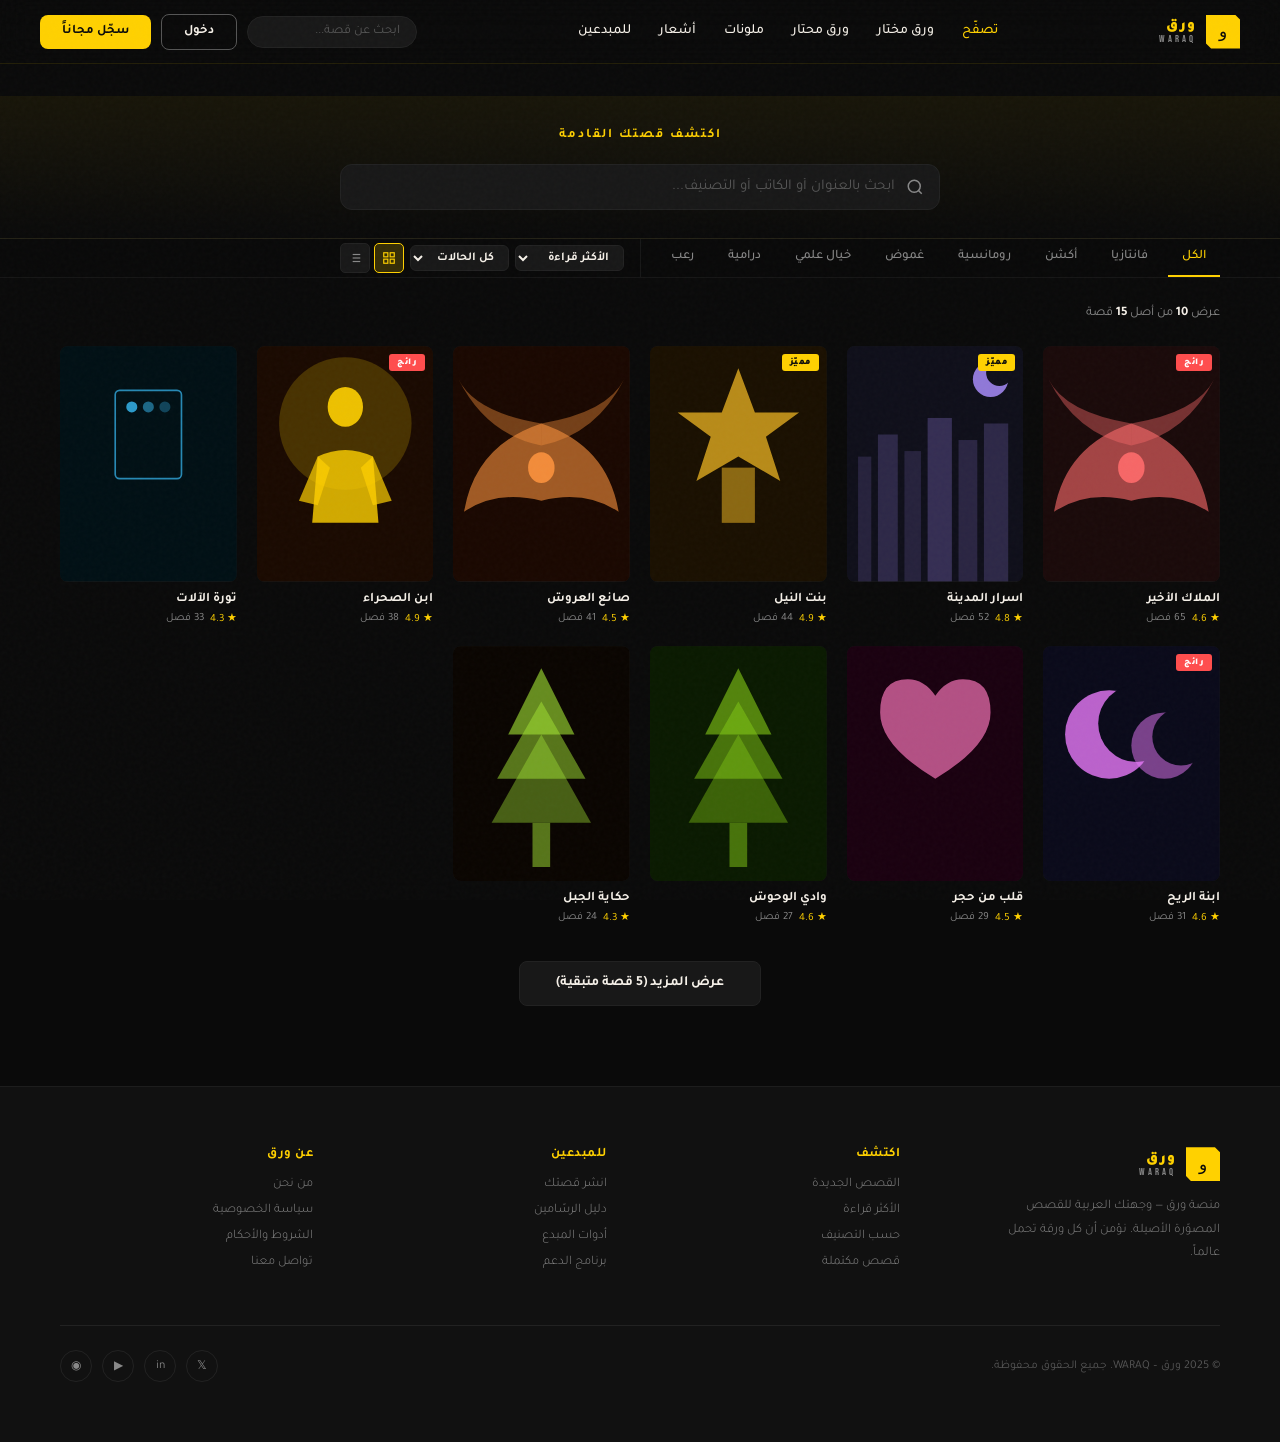
<file: browse.html>
<!DOCTYPE html>
<html lang="ar" dir="rtl">
<head>
  <meta charset="UTF-8" />
  <meta name="viewport" content="width=device-width, initial-scale=1.0" />
  <title>تصفّح القصص | ورق WARAQ</title>
  <link rel="preconnect" href="https://fonts.googleapis.com">
  <link href="https://fonts.googleapis.com/css2?family=Tajawal:wght@300;400;500;700;900&family=Bebas+Neue&display=swap" rel="stylesheet">
  <link rel="stylesheet" href="style.css">
  <link rel="stylesheet" href="browse.css">
</head>
<body>

<!-- ═══ NAVIGATION ═══ -->
<nav>
  <a class="nav-logo" href="index.html">
    <div class="nav-logo-icon"><span>و</span></div>
    <div class="nav-logo-text">
      <span class="nav-logo-ar">ورق</span>
      <span class="nav-logo-en">WARAQ</span>
    </div>
  </a>
  <ul class="nav-links">
    <li><a href="browse.html" style="color:var(--yellow)">تصفّح</a></li>
    <li><a href="index.html#schedule">ورق مختار</a></li>
    <li><a href="index.html#trending">ورق محتار</a></li>
    <li><a href="#trending">ملونات</a></li><li><a href="#trending">أشعار</a></li>
    
    <li><a href="#">للمبدعين</a></li>
  </ul>
  <div class="nav-actions">
    <input class="nav-search" type="text" placeholder="ابحث عن قصة...">
    <a class="btn btn-outline nav-btn-login" href="auth.html">دخول</a>
    <a class="btn btn-primary nav-btn-register" href="auth.html">سجّل مجاناً</a>
    <button class="nav-hamburger" id="nav-hamburger" aria-label="القائمة" aria-expanded="false">
      <span></span><span></span><span></span>
    </button>
  </div>
</nav>

<!-- Mobile drawer -->
<div class="nav-drawer" id="nav-drawer">
  <ul class="drawer-links">
    <li><a href="browse.html">تصفّح</a></li>
    <li><a href="index.html#schedule">ورق مختار</a></li>
    <li><a href="index.html#trending">ورق محتار</a></li>
    <li><a href="#trending">ملونات</a></li><li><a href="#trending">أشعار</a></li>
    
    <li><a href="#">للمبدعين</a></li>
  </ul>
  <input class="drawer-search" type="text" placeholder="ابحث عن قصة...">
  <div class="drawer-actions">
    <a class="btn btn-outline" href="auth.html">دخول</a>
    <a class="btn btn-primary" href="auth.html">سجّل مجاناً</a>
  </div>
</div>


<!-- ═══ BROWSE PAGE ═══ -->
<div class="browse-page">

  <!-- ── Search Hero ── -->
  <div class="browse-hero">
    <div class="browse-hero-title">اكتشف قصتك القادمة</div>

    <div class="browse-search-wrap">
      <div class="browse-search-icon">
        <svg width="18" height="18" viewBox="0 0 24 24" fill="none" stroke="currentColor" stroke-width="2">
          <circle cx="11" cy="11" r="8"/><line x1="21" y1="21" x2="16.65" y2="16.65"/>
        </svg>
      </div>
      <input
        class="browse-search"
        id="browse-search"
        type="text"
        placeholder="ابحث بالعنوان أو الكاتب أو التصنيف..."
        oninput="onSearchInput(this.value)"
        autocomplete="off"
      >
      <button class="browse-search-clear" id="search-clear" onclick="clearSearch()" aria-label="مسح البحث">×</button>

      <!-- Suggestions dropdown -->
      <div class="search-suggestions" id="search-suggestions"></div>
    </div>
  </div>


  <!-- ── Filters Bar ── -->
  <div class="filters-bar">

    <!-- Genre tabs -->
    <div class="filter-group">
      <button class="filter-btn active" data-genre="all"     onclick="setGenre('all',this)">الكل</button>
      <button class="filter-btn"        data-genre="fantasy" onclick="setGenre('fantasy',this)">فانتازيا</button>
      <button class="filter-btn"        data-genre="action"  onclick="setGenre('action',this)">أكشن</button>
      <button class="filter-btn"        data-genre="romance" onclick="setGenre('romance',this)">رومانسية</button>
      <button class="filter-btn"        data-genre="mystery" onclick="setGenre('mystery',this)">غموض</button>
      <button class="filter-btn"        data-genre="scifi"   onclick="setGenre('scifi',this)">خيال علمي</button>
      <button class="filter-btn"        data-genre="drama"   onclick="setGenre('drama',this)">درامية</button>
      <button class="filter-btn"        data-genre="horror"  onclick="setGenre('horror',this)">رعب</button>
    </div>

    <!-- Sort + Status + View — pushed to the left -->
    <div class="filter-group">

      <select class="filter-select" id="sort-select" onchange="setSort(this.value)" title="الترتيب">
        <option value="popular">الأكثر قراءة</option>
        <option value="newest">الأحدث</option>
        <option value="rating">الأعلى تقييماً</option>
        <option value="episodes">الأطول</option>
      </select>

      <select class="filter-select" id="status-select" onchange="setStatus(this.value)" title="الحالة">
        <option value="all">كل الحالات</option>
        <option value="ongoing">مستمرة</option>
        <option value="completed">مكتملة</option>
      </select>

      <!-- View toggle -->
      <div class="view-toggle">
        <button class="view-btn active" id="view-grid-btn" onclick="setView('grid')" title="عرض شبكي">
          <svg viewBox="0 0 24 24" fill="none" stroke="currentColor" stroke-width="2">
            <rect x="3" y="3" width="7" height="7"/><rect x="14" y="3" width="7" height="7"/>
            <rect x="3" y="14" width="7" height="7"/><rect x="14" y="14" width="7" height="7"/>
          </svg>
        </button>
        <button class="view-btn" id="view-list-btn" onclick="setView('list')" title="عرض قائمة">
          <svg viewBox="0 0 24 24" fill="none" stroke="currentColor" stroke-width="2">
            <line x1="8" y1="6" x2="21" y2="6"/><line x1="8" y1="12" x2="21" y2="12"/>
            <line x1="8" y1="18" x2="21" y2="18"/>
            <line x1="3" y1="6" x2="3.01" y2="6"/><line x1="3" y1="12" x2="3.01" y2="12"/>
            <line x1="3" y1="18" x2="3.01" y2="18"/>
          </svg>
        </button>
      </div>

    </div>
  </div>

  <!-- Active filter chips -->
  <div class="active-filters" id="active-filters"></div>


  <!-- ── Results ── -->
  <div class="browse-results">

    <div class="results-header">
      <span class="results-count" id="results-count"></span>
    </div>

    <!-- Grid / List container — class set by JS -->
    <div id="results-container" class="browse-grid"></div>

    <!-- Empty state -->
    <div class="empty-state" id="empty-state">
      <div class="empty-icon">🔍</div>
      <div class="empty-title">لا توجد نتائج</div>
      <div class="empty-sub">جرّب كلمة بحث مختلفة أو غيّر الفلاتر</div>
    </div>

    <!-- Load more -->
    <div class="browse-load-more">
      <button class="load-more-btn" id="load-more-btn" onclick="loadMore()" style="display:none">
        عرض المزيد
      </button>
    </div>

  </div>

</div><!-- end .browse-page -->

<!-- ═══ FOOTER ═══ -->
<footer>
  <div class="footer-top">
    <div class="footer-brand">
      <a class="nav-logo" href="index.html">
        <div class="nav-logo-icon"><span>و</span></div>
        <div class="nav-logo-text">
          <span class="nav-logo-ar">ورق</span>
          <span class="nav-logo-en">WARAQ</span>
        </div>
      </a>
      <p>منصة ورق — وجهتك العربية للقصص المصوّرة الأصيلة. نؤمن أن كل ورقة تحمل عالماً.</p>
    </div>
    <div class="footer-links-grid">
      <div class="footer-col">
        <h4>اكتشف</h4>
        <a href="#">القصص الجديدة</a>
        <a href="#">الأكثر قراءة</a>
        <a href="#">حسب التصنيف</a>
        <a href="#">قصص مكتملة</a>
      </div>
      <div class="footer-col">
        <h4>للمبدعين</h4>
        <a href="#">انشر قصتك</a>
        <a href="#">دليل الرسّامين</a>
        <a href="#">أدوات المبدع</a>
        <a href="#">برنامج الدعم</a>
      </div>
      <div class="footer-col">
        <h4>عن ورق</h4>
        <a href="about.html">من نحن</a>
        <a href="privacy.html">سياسة الخصوصية</a>
        <a href="terms.html">الشروط والأحكام</a>
        <a href="#">تواصل معنا</a>
      </div>
    </div>
  </div>
  <div class="footer-bottom">
    <span>© 2025 ورق – WARAQ. جميع الحقوق محفوظة.</span>
    <div class="footer-socials">
      <a class="social-btn" href="#" aria-label="تويتر">𝕏</a>
      <a class="social-btn" href="#" aria-label="لينكدإن">in</a>
      <a class="social-btn" href="#" aria-label="يوتيوب">▶</a>
      <a class="social-btn" href="#" aria-label="إنستغرام">◉</a>
    </div>
  </div>
</footer>

<script src="browse.js"></script>
</body>
</html>
</file>
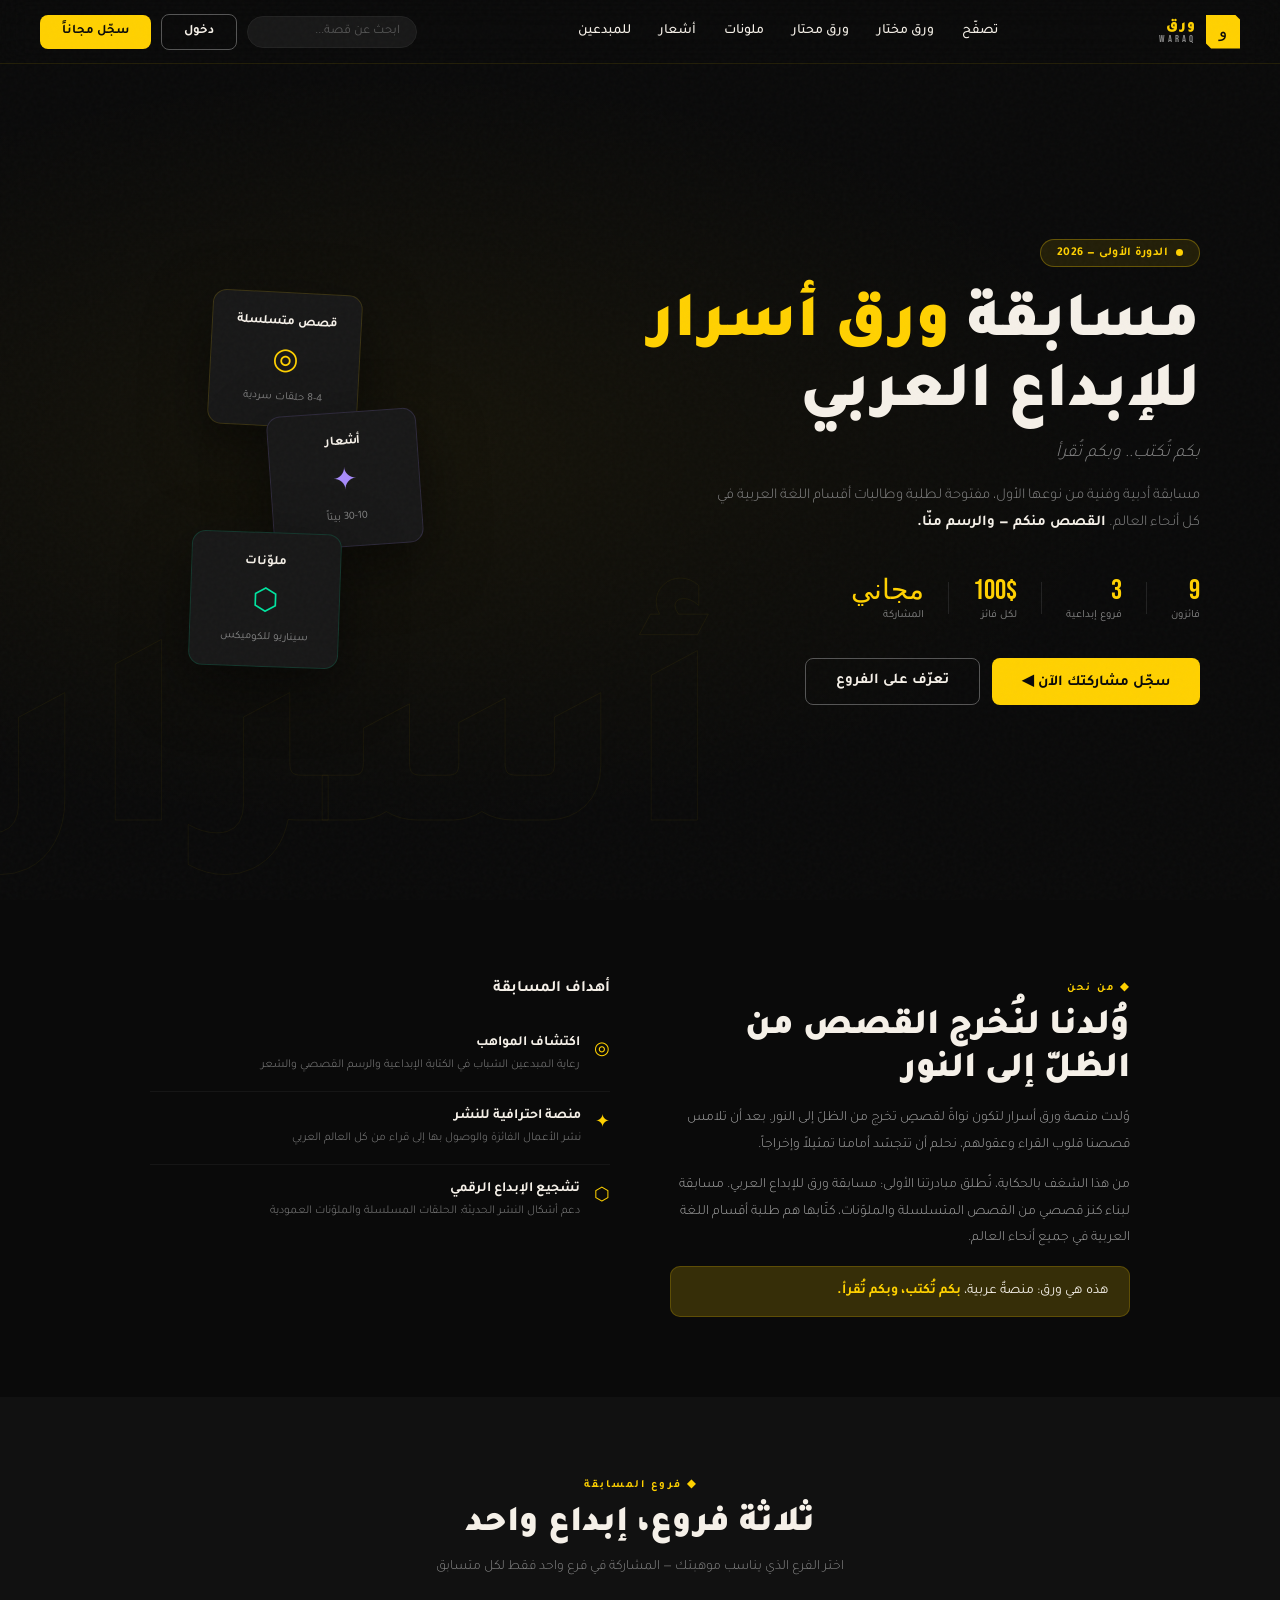
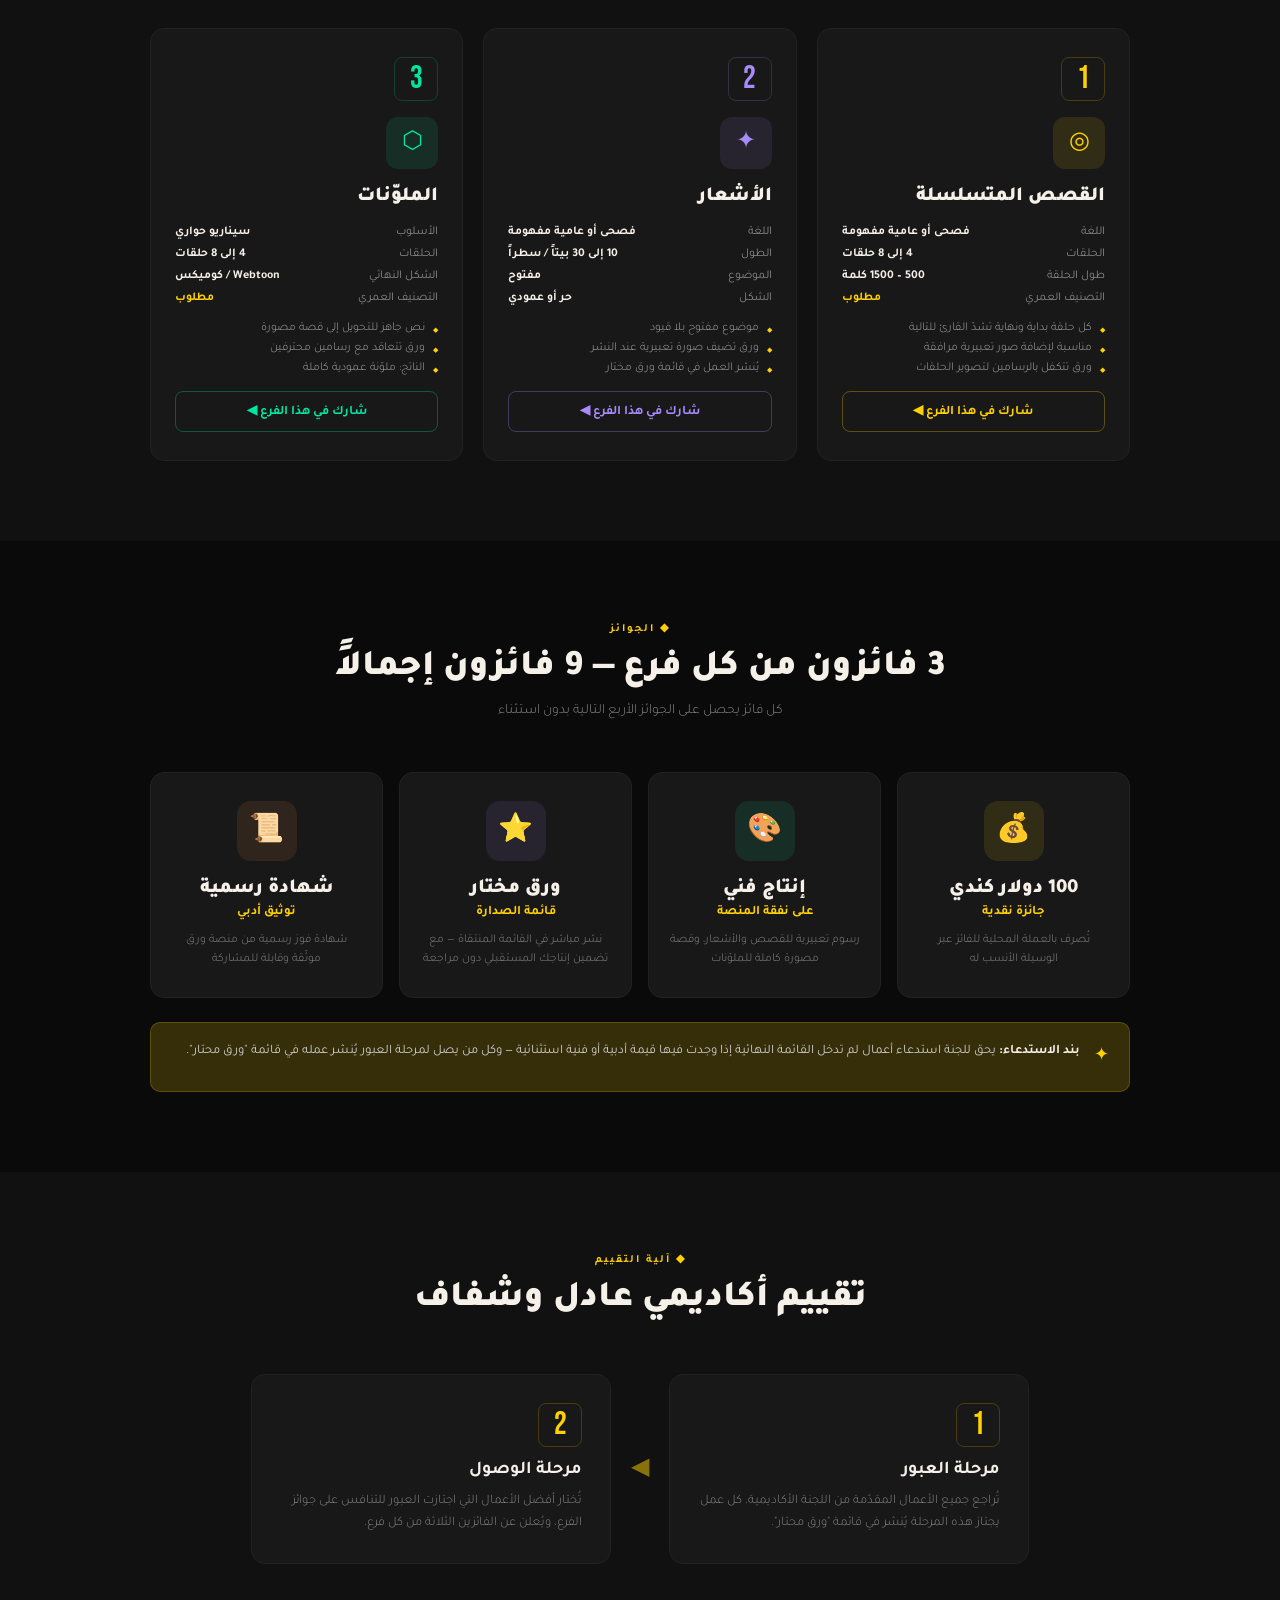
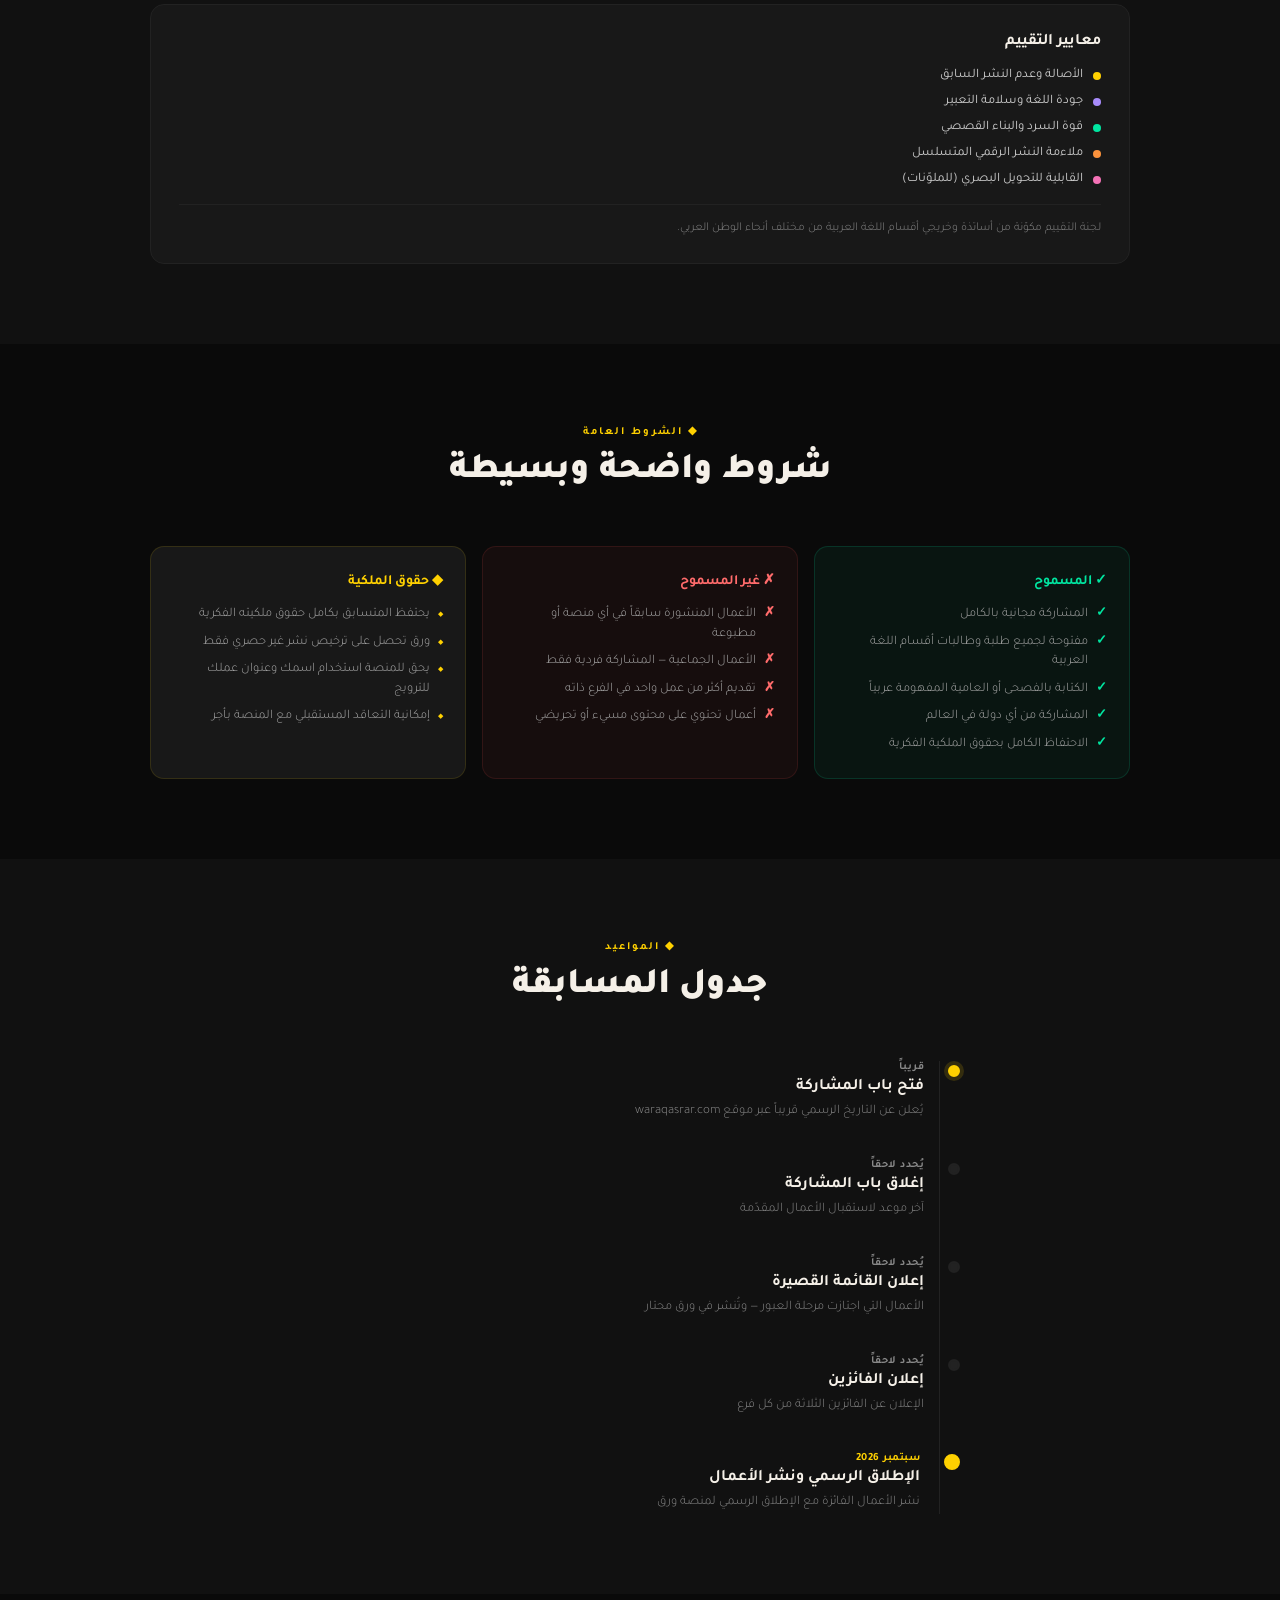
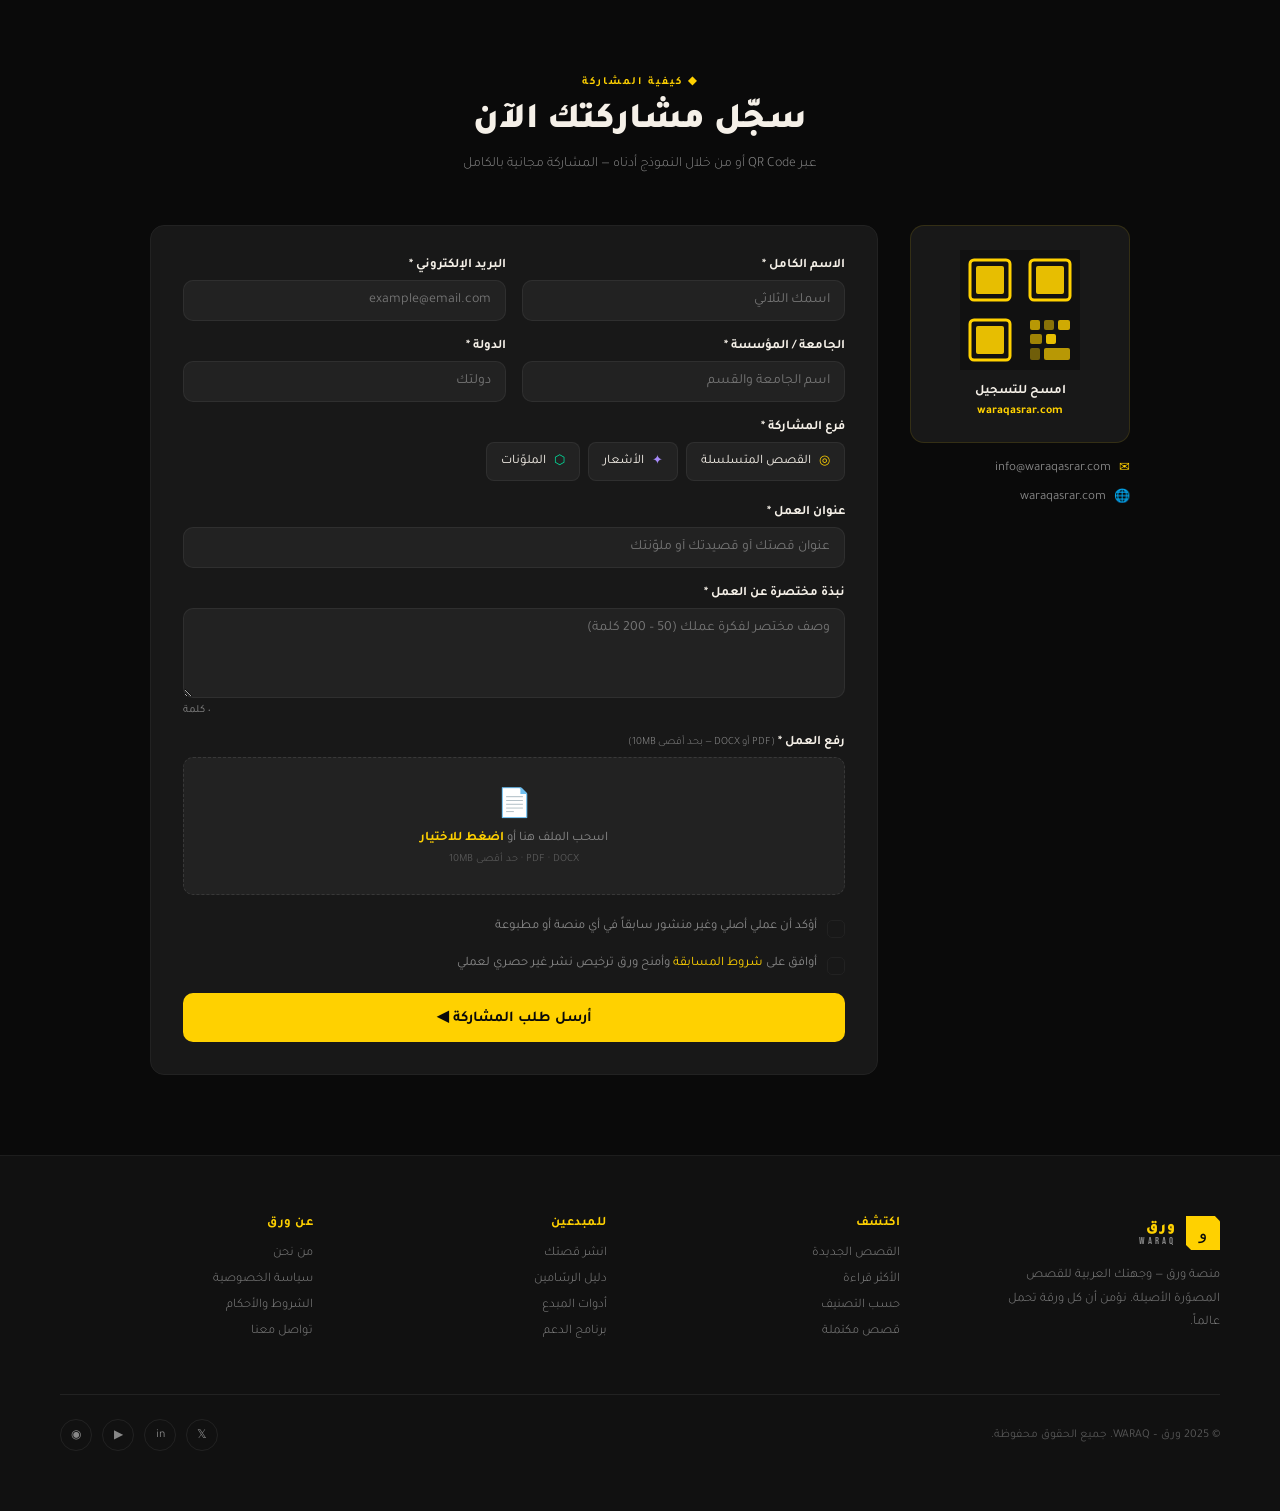
<file: competition.html>
<!DOCTYPE html>
<html lang="ar" dir="rtl">
<head>
  <meta charset="UTF-8"/>
  <meta name="viewport" content="width=device-width, initial-scale=1.0"/>
  <title>مسابقة ورق أسرار للإبداع العربي ٢٠٢٦ | ورق WARAQ</title>
  <link rel="preconnect" href="https://fonts.googleapis.com">
  <link href="https://fonts.googleapis.com/css2?family=Tajawal:wght@300;400;500;700;900&family=Bebas+Neue&display=swap" rel="stylesheet">
  <link rel="stylesheet" href="style.css">
  <link rel="stylesheet" href="competition.css">
</head>
<body>
<!-- ═══ NAVIGATION ═══ -->
<nav>
  <a class="nav-logo" href="index.html">
    <div class="nav-logo-icon"><span>و</span></div>
    <div class="nav-logo-text">
      <span class="nav-logo-ar">ورق</span>
      <span class="nav-logo-en">WARAQ</span>
    </div>
  </a>

  <ul class="nav-links">
    <li><a href="browse.html">تصفّح</a></li>
    <li><a href="#schedule">ورق مختار</a></li>
    <li><a href="#trending">ورق محتار</a></li>
    <li><a href="#trending">ملونات</a></li>
    <li><a href="#trending">أشعار</a></li>
    <li><a href="#creators">للمبدعين</a></li>
  </ul>

  <div class="nav-actions">
    <input class="nav-search" type="text" placeholder="ابحث عن قصة...">
    <a class="btn btn-outline nav-btn-login" href="auth.html">دخول</a>
    <a class="btn btn-primary nav-btn-register" href="auth.html">سجّل مجاناً</a>
    <button class="nav-hamburger" id="nav-hamburger" aria-label="القائمة" aria-expanded="false">
      <span></span><span></span><span></span>
    </button>
  </div>
</nav>

<!-- Mobile drawer -->
<div class="nav-drawer" id="nav-drawer" role="dialog" aria-label="القائمة الرئيسية">
  <ul class="drawer-links">
    <li><a href="browse.html">تصفّح</a></li>
    <li><a href="#schedule">ورق مختار</a></li>
    <li><a href="#trending">ورق محتار</a></li>
    <li><a href="#trending">ملونات</a></li>
    <li><a href="#trending">أشعار</a></li>
    <li><a href="#creators">للمبدعين</a></li>
  </ul>
  <input class="drawer-search" type="text" placeholder="ابحث عن قصة...">
  <div class="drawer-actions">
    <a class="btn btn-outline" href="auth.html">دخول</a>
    <a class="btn btn-primary" href="auth.html">سجّل مجاناً</a>
  </div>
</div>

<!-- ═══ HERO ═══ -->
<div class="comp-page-hero">
  <div class="comp-hero-bg-text">أسرار</div>

  <div class="comp-hero-inner">
    <div class="comp-hero-badge">
      <span class="comp-badge-dot"></span>
      الدورة الأولى — 2026
    </div>

    <h1 class="comp-hero-title">
      مسابقة <span>ورق أسرار</span><br>للإبداع العربي
    </h1>
    <p class="comp-hero-tagline">بكم تُكتب.. وبكم تُقرأ</p>
    <p class="comp-hero-sub">
      مسابقة أدبية وفنية من نوعها الأول، مفتوحة لطلبة وطالبات أقسام اللغة العربية في كل أنحاء العالم.
      <strong>القصص منكم — والرسم منّا.</strong>
    </p>

    <div class="comp-hero-stats">
      <div class="comp-hstat"><span class="comp-hstat-num">9</span><span class="comp-hstat-label">فائزون</span></div>
      <div class="comp-hstat-div"></div>
      <div class="comp-hstat"><span class="comp-hstat-num">3</span><span class="comp-hstat-label">فروع إبداعية</span></div>
      <div class="comp-hstat-div"></div>
      <div class="comp-hstat"><span class="comp-hstat-num">100$</span><span class="comp-hstat-label">لكل فائز</span></div>
      <div class="comp-hstat-div"></div>
      <div class="comp-hstat"><span class="comp-hstat-num">مجاني</span><span class="comp-hstat-label">المشاركة</span></div>
    </div>

    <div class="comp-hero-actions">
      <a class="btn btn-primary btn-xl" href="#apply">سجّل مشاركتك الآن ◀</a>
      <a class="btn btn-outline btn-xl" href="#branches">تعرّف على الفروع</a>
    </div>
  </div>

  <!-- Decorative floating cards -->
  <div class="comp-hero-art">
    <div class="comp-art-card comp-art-card--1">
      <div class="comp-art-label">قصص متسلسلة</div>
      <div class="comp-art-icon" style="color:#FFD100">◎</div>
      <div class="comp-art-sub">8-4 حلقات سردية</div>
    </div>
    <div class="comp-art-card comp-art-card--2">
      <div class="comp-art-label">أشعار</div>
      <div class="comp-art-icon" style="color:#a78bfa">✦</div>
      <div class="comp-art-sub">30-10 بيتاً</div>
    </div>
    <div class="comp-art-card comp-art-card--3">
      <div class="comp-art-label">ملوّنات</div>
      <div class="comp-art-icon" style="color:#00e5a0">⬡</div>
      <div class="comp-art-sub">سيناريو للكوميكس</div>
    </div>
  </div>
</div>


<!-- ═══ ABOUT ═══ -->
<section class="comp-section" id="about">
  <div class="comp-container">
    <div class="comp-about-grid reveal">
      <div class="comp-about-text">
        <div class="comp-section-label">◆ من نحن</div>
        <h2 class="comp-section-title">وُلدنا لنُخرج القصص من الظلّ إلى النور</h2>
        <p>وُلدت منصة ورق أسرار لتكون نواةً لقصصٍ تخرج من الظلّ إلى النور. بعد أن تلامس قصصنا قلوب القراء وعقولهم، نحلم أن تتجسّد أمامنا تمثيلاً وإخراجاً.</p>
        <p>من هذا الشغف بالحكاية، نُطلق مبادرتنا الأولى: مسابقة ورق للإبداع العربي. مسابقة لبناء كنز قصصي من القصص المتسلسلة والملوّنات، كتّابها هم طلبة أقسام اللغة العربية في جميع أنحاء العالم.</p>
        <div class="comp-highlight">
          <span>هذه هي ورق: منصةٌ عربية، <strong>بكم تُكتب، وبكم تُقرأ.</strong></span>
        </div>
      </div>
      <div class="comp-about-goals">
        <h3 class="comp-goals-title">أهداف المسابقة</h3>
        <div class="comp-goal-item">
          <div class="comp-goal-icon">◎</div>
          <div>
            <div class="comp-goal-name">اكتشاف المواهب</div>
            <div class="comp-goal-desc">رعاية المبدعين الشباب في الكتابة الإبداعية والرسم القصصي والشعر</div>
          </div>
        </div>
        <div class="comp-goal-item">
          <div class="comp-goal-icon">✦</div>
          <div>
            <div class="comp-goal-name">منصة احترافية للنشر</div>
            <div class="comp-goal-desc">نشر الأعمال الفائزة والوصول بها إلى قراء من كل العالم العربي</div>
          </div>
        </div>
        <div class="comp-goal-item">
          <div class="comp-goal-icon">⬡</div>
          <div>
            <div class="comp-goal-name">تشجيع الإبداع الرقمي</div>
            <div class="comp-goal-desc">دعم أشكال النشر الحديثة: الحلقات المسلسلة والملوّنات العمودية</div>
          </div>
        </div>
      </div>
    </div>
  </div>
</section>


<!-- ═══ BRANCHES ═══ -->
<section class="comp-section comp-section--dark" id="branches">
  <div class="comp-container">
    <div class="comp-section-header reveal">
      <div class="comp-section-label">◆ فروع المسابقة</div>
      <h2 class="comp-section-title">ثلاثة فروع، إبداع واحد</h2>
      <p class="comp-section-sub">اختر الفرع الذي يناسب موهبتك — المشاركة في فرع واحد فقط لكل متسابق</p>
    </div>

    <div class="comp-branches-grid reveal">

      <!-- Branch 1 -->
      <div class="comp-branch-card">
        <div class="comp-branch-num" style="color:#FFD100;border-color:rgba(255,209,0,0.2)">1</div>
        <div class="comp-branch-icon-lg" style="background:rgba(255,209,0,0.1);color:#FFD100">◎</div>
        <h3 class="comp-branch-title">القصص المتسلسلة</h3>
        <div class="comp-branch-specs">
          <div class="comp-spec"><span class="comp-spec-label">اللغة</span><span class="comp-spec-val">فصحى أو عامية مفهومة</span></div>
          <div class="comp-spec"><span class="comp-spec-label">الحلقات</span><span class="comp-spec-val">4 إلى 8 حلقات</span></div>
          <div class="comp-spec"><span class="comp-spec-label">طول الحلقة</span><span class="comp-spec-val">500 – 1500 كلمة</span></div>
          <div class="comp-spec"><span class="comp-spec-label">التصنيف العمري</span><span class="comp-spec-val comp-spec-active">مطلوب</span></div>
        </div>
        <ul class="comp-branch-notes">
          <li>كل حلقة بداية ونهاية تشدّ القارئ للتالية</li>
          <li>مناسبة لإضافة صور تعبيرية مرافقة</li>
          <li>ورق تتكفل بالرسامين لتصوير الحلقات</li>
        </ul>
        <a class="comp-branch-cta" href="#apply" style="border-color:rgba(255,209,0,0.3);color:#FFD100">شارك في هذا الفرع ◀</a>
      </div>

      <!-- Branch 2 -->
      <div class="comp-branch-card">
        <div class="comp-branch-num" style="color:#a78bfa;border-color:rgba(167,139,250,0.2)">2</div>
        <div class="comp-branch-icon-lg" style="background:rgba(167,139,250,0.1);color:#a78bfa">✦</div>
        <h3 class="comp-branch-title">الأشعار</h3>
        <div class="comp-branch-specs">
          <div class="comp-spec"><span class="comp-spec-label">اللغة</span><span class="comp-spec-val">فصحى أو عامية مفهومة</span></div>
          <div class="comp-spec"><span class="comp-spec-label">الطول</span><span class="comp-spec-val">10 إلى 30 بيتاً / سطراً</span></div>
          <div class="comp-spec"><span class="comp-spec-label">الموضوع</span><span class="comp-spec-val">مفتوح</span></div>
          <div class="comp-spec"><span class="comp-spec-label">الشكل</span><span class="comp-spec-val">حر أو عمودي</span></div>
        </div>
        <ul class="comp-branch-notes">
          <li>موضوع مفتوح بلا قيود</li>
          <li>ورق تضيف صورة تعبيرية عند النشر</li>
          <li>يُنشر العمل في قائمة ورق مختار</li>
        </ul>
        <a class="comp-branch-cta" href="#apply" style="border-color:rgba(167,139,250,0.3);color:#a78bfa">شارك في هذا الفرع ◀</a>
      </div>

      <!-- Branch 3 -->
      <div class="comp-branch-card">
        <div class="comp-branch-num" style="color:#00e5a0;border-color:rgba(0,229,160,0.2)">3</div>
        <div class="comp-branch-icon-lg" style="background:rgba(0,229,160,0.1);color:#00e5a0">⬡</div>
        <h3 class="comp-branch-title">الملوّنات</h3>
        <div class="comp-branch-specs">
          <div class="comp-spec"><span class="comp-spec-label">الأسلوب</span><span class="comp-spec-val">سيناريو حواري</span></div>
          <div class="comp-spec"><span class="comp-spec-label">الحلقات</span><span class="comp-spec-val">4 إلى 8 حلقات</span></div>
          <div class="comp-spec"><span class="comp-spec-label">الشكل النهائي</span><span class="comp-spec-val">Webtoon / كوميكس</span></div>
          <div class="comp-spec"><span class="comp-spec-label">التصنيف العمري</span><span class="comp-spec-val comp-spec-active">مطلوب</span></div>
        </div>
        <ul class="comp-branch-notes">
          <li>نص جاهز للتحويل إلى قصة مصورة</li>
          <li>ورق تتعاقد مع رسامين محترفين</li>
          <li>الناتج: ملوّنة عمودية كاملة</li>
        </ul>
        <a class="comp-branch-cta" href="#apply" style="border-color:rgba(0,229,160,0.3);color:#00e5a0">شارك في هذا الفرع ◀</a>
      </div>

    </div>
  </div>
</section>


<!-- ═══ PRIZES ═══ -->
<section class="comp-section" id="prizes">
  <div class="comp-container">
    <div class="comp-section-header reveal">
      <div class="comp-section-label">◆ الجوائز</div>
      <h2 class="comp-section-title">3 فائزون من كل فرع — 9 فائزون إجمالاً</h2>
      <p class="comp-section-sub">كل فائز يحصل على الجوائز الأربع التالية بدون استثناء</p>
    </div>

    <div class="comp-prizes-grid reveal">
      <div class="comp-prize-card--lg">
        <div class="comp-prize-icon" style="background:rgba(255,209,0,0.1);color:#FFD100">💰</div>
        <div class="comp-prize-val-lg">100 دولار كندي</div>
        <div class="comp-prize-name">جائزة نقدية</div>
        <p class="comp-prize-desc">تُصرف بالعملة المحلية للفائز عبر الوسيلة الأنسب له</p>
      </div>
      <div class="comp-prize-card--lg">
        <div class="comp-prize-icon" style="background:rgba(0,229,160,0.1);color:#00e5a0">🎨</div>
        <div class="comp-prize-val-lg">إنتاج فني</div>
        <div class="comp-prize-name">على نفقة المنصة</div>
        <p class="comp-prize-desc">رسوم تعبيرية للقصص والأشعار، وقصة مصورة كاملة للملوّنات</p>
      </div>
      <div class="comp-prize-card--lg">
        <div class="comp-prize-icon" style="background:rgba(167,139,250,0.1);color:#a78bfa">⭐</div>
        <div class="comp-prize-val-lg">ورق مختار</div>
        <div class="comp-prize-name">قائمة الصدارة</div>
        <p class="comp-prize-desc">نشر مباشر في القائمة المنتقاة — مع تضمين إنتاجك المستقبلي دون مراجعة</p>
      </div>
      <div class="comp-prize-card--lg">
        <div class="comp-prize-icon" style="background:rgba(251,146,60,0.1);color:#fb923c">📜</div>
        <div class="comp-prize-val-lg">شهادة رسمية</div>
        <div class="comp-prize-name">توثيق أدبي</div>
        <p class="comp-prize-desc">شهادة فوز رسمية من منصة ورق موثّقة وقابلة للمشاركة</p>
      </div>
    </div>

    <!-- Bonus note -->
    <div class="comp-bonus-note reveal">
      <div class="comp-bonus-icon">✦</div>
      <div>
        <strong>بند الاستدعاء:</strong> يحق للجنة استدعاء أعمال لم تدخل القائمة النهائية إذا وجدت فيها قيمة أدبية أو فنية استثنائية — وكل من يصل لمرحلة العبور يُنشر عمله في قائمة "ورق محتار".
      </div>
    </div>
  </div>
</section>


<!-- ═══ EVALUATION ═══ -->
<section class="comp-section comp-section--dark" id="evaluation">
  <div class="comp-container">
    <div class="comp-section-header reveal">
      <div class="comp-section-label">◆ آلية التقييم</div>
      <h2 class="comp-section-title">تقييم أكاديمي عادل وشفاف</h2>
    </div>

    <div class="comp-eval-grid reveal">
      <div class="comp-eval-card">
        <div class="comp-eval-step">1</div>
        <h3>مرحلة العبور</h3>
        <p>تُراجع جميع الأعمال المقدّمة من اللجنة الأكاديمية. كل عمل يجتاز هذه المرحلة يُنشر في قائمة "ورق محتار".</p>
      </div>
      <div class="comp-eval-arrow">◀</div>
      <div class="comp-eval-card">
        <div class="comp-eval-step">2</div>
        <h3>مرحلة الوصول</h3>
        <p>تُختار أفضل الأعمال التي اجتازت العبور للتنافس على جوائز الفرع، ويُعلن عن الفائزين الثلاثة من كل فرع.</p>
      </div>
    </div>

    <div class="comp-criteria reveal">
      <h3 class="comp-criteria-title">معايير التقييم</h3>
      <div class="comp-criteria-grid">
        <div class="comp-criterion"><span class="comp-criterion-dot" style="background:#FFD100"></span>الأصالة وعدم النشر السابق</div>
        <div class="comp-criterion"><span class="comp-criterion-dot" style="background:#a78bfa"></span>جودة اللغة وسلامة التعبير</div>
        <div class="comp-criterion"><span class="comp-criterion-dot" style="background:#00e5a0"></span>قوة السرد والبناء القصصي</div>
        <div class="comp-criterion"><span class="comp-criterion-dot" style="background:#fb923c"></span>ملاءمة النشر الرقمي المتسلسل</div>
        <div class="comp-criterion"><span class="comp-criterion-dot" style="background:#f472b6"></span>القابلية للتحويل البصري (للملوّنات)</div>
      </div>
      <p class="comp-criteria-note">لجنة التقييم مكوّنة من أساتذة وخريجي أقسام اللغة العربية من مختلف أنحاء الوطن العربي.</p>
    </div>
  </div>
</section>


<!-- ═══ CONDITIONS ═══ -->
<section class="comp-section" id="conditions">
  <div class="comp-container">
    <div class="comp-section-header reveal">
      <div class="comp-section-label">◆ الشروط العامة</div>
      <h2 class="comp-section-title">شروط واضحة وبسيطة</h2>
    </div>
    <div class="comp-conditions-grid reveal">
      <div class="comp-condition-card comp-condition-card--yes">
        <div class="comp-cond-header">✓ المسموح</div>
        <ul>
          <li>المشاركة مجانية بالكامل</li>
          <li>مفتوحة لجميع طلبة وطالبات أقسام اللغة العربية</li>
          <li>الكتابة بالفصحى أو العامية المفهومة عربياً</li>
          <li>المشاركة من أي دولة في العالم</li>
          <li>الاحتفاظ الكامل بحقوق الملكية الفكرية</li>
        </ul>
      </div>
      <div class="comp-condition-card comp-condition-card--no">
        <div class="comp-cond-header">✗ غير المسموح</div>
        <ul>
          <li>الأعمال المنشورة سابقاً في أي منصة أو مطبوعة</li>
          <li>الأعمال الجماعية — المشاركة فردية فقط</li>
          <li>تقديم أكثر من عمل واحد في الفرع ذاته</li>
          <li>أعمال تحتوي على محتوى مسيء أو تحريضي</li>
        </ul>
      </div>
      <div class="comp-condition-card comp-condition-card--info">
        <div class="comp-cond-header">◆ حقوق الملكية</div>
        <ul>
          <li>يحتفظ المتسابق بكامل حقوق ملكيته الفكرية</li>
          <li>ورق تحصل على ترخيص نشر غير حصري فقط</li>
          <li>يحق للمنصة استخدام اسمك وعنوان عملك للترويج</li>
          <li>إمكانية التعاقد المستقبلي مع المنصة بأجر</li>
        </ul>
      </div>
    </div>
  </div>
</section>


<!-- ═══ TIMELINE ═══ -->
<section class="comp-section comp-section--dark" id="timeline">
  <div class="comp-container">
    <div class="comp-section-header reveal">
      <div class="comp-section-label">◆ المواعيد</div>
      <h2 class="comp-section-title">جدول المسابقة</h2>
    </div>
    <div class="comp-timeline reveal">
      <div class="comp-tl-item comp-tl-item--active">
        <div class="comp-tl-dot"></div>
        <div class="comp-tl-content">
          <div class="comp-tl-date">قريباً</div>
          <div class="comp-tl-title">فتح باب المشاركة</div>
          <div class="comp-tl-desc">يُعلن عن التاريخ الرسمي قريباً عبر موقع waraqasrar.com</div>
        </div>
      </div>
      <div class="comp-tl-item">
        <div class="comp-tl-dot"></div>
        <div class="comp-tl-content">
          <div class="comp-tl-date">يُحدد لاحقاً</div>
          <div class="comp-tl-title">إغلاق باب المشاركة</div>
          <div class="comp-tl-desc">آخر موعد لاستقبال الأعمال المقدّمة</div>
        </div>
      </div>
      <div class="comp-tl-item">
        <div class="comp-tl-dot"></div>
        <div class="comp-tl-content">
          <div class="comp-tl-date">يُحدد لاحقاً</div>
          <div class="comp-tl-title">إعلان القائمة القصيرة</div>
          <div class="comp-tl-desc">الأعمال التي اجتازت مرحلة العبور — وتُنشر في ورق محتار</div>
        </div>
      </div>
      <div class="comp-tl-item">
        <div class="comp-tl-dot"></div>
        <div class="comp-tl-content">
          <div class="comp-tl-date">يُحدد لاحقاً</div>
          <div class="comp-tl-title">إعلان الفائزين</div>
          <div class="comp-tl-desc">الإعلان عن الفائزين الثلاثة من كل فرع</div>
        </div>
      </div>
      <div class="comp-tl-item">
        <div class="comp-tl-dot comp-tl-dot--special"></div>
        <div class="comp-tl-content">
          <div class="comp-tl-date" style="color:#FFD100">سبتمبر 2026</div>
          <div class="comp-tl-title">الإطلاق الرسمي ونشر الأعمال</div>
          <div class="comp-tl-desc">نشر الأعمال الفائزة مع الإطلاق الرسمي لمنصة ورق</div>
        </div>
      </div>
    </div>
  </div>
</section>


<!-- ═══ APPLY FORM ═══ -->
<section class="comp-section" id="apply">
  <div class="comp-container">
    <div class="comp-section-header reveal">
      <div class="comp-section-label">◆ كيفية المشاركة</div>
      <h2 class="comp-section-title">سجّل مشاركتك الآن</h2>
      <p class="comp-section-sub">عبر QR Code أو من خلال النموذج أدناه — المشاركة مجانية بالكامل</p>
    </div>

    <div class="comp-apply-grid reveal">

      <!-- QR + contact -->
      <div class="comp-apply-sidebar">
        <div class="comp-qr-card">
          <div class="comp-qr-box">
            <!-- Decorative QR placeholder -->
            <svg viewBox="0 0 120 120" xmlns="http://www.w3.org/2000/svg" width="120" height="120">
              <rect width="120" height="120" fill="#111"/>
              <!-- QR pattern simulation -->
              <rect x="10" y="10" width="40" height="40" rx="4" fill="none" stroke="#FFD100" stroke-width="3"/>
              <rect x="16" y="16" width="28" height="28" rx="2" fill="#FFD100" opacity="0.9"/>
              <rect x="70" y="10" width="40" height="40" rx="4" fill="none" stroke="#FFD100" stroke-width="3"/>
              <rect x="76" y="16" width="28" height="28" rx="2" fill="#FFD100" opacity="0.9"/>
              <rect x="10" y="70" width="40" height="40" rx="4" fill="none" stroke="#FFD100" stroke-width="3"/>
              <rect x="16" y="76" width="28" height="28" rx="2" fill="#FFD100" opacity="0.9"/>
              <!-- dots -->
              <rect x="70" y="70" width="10" height="10" rx="2" fill="#FFD100" opacity="0.7"/>
              <rect x="84" y="70" width="10" height="10" rx="2" fill="#FFD100" opacity="0.5"/>
              <rect x="98" y="70" width="12" height="10" rx="2" fill="#FFD100" opacity="0.8"/>
              <rect x="70" y="84" width="12" height="10" rx="2" fill="#FFD100" opacity="0.6"/>
              <rect x="86" y="84" width="10" height="10" rx="2" fill="#FFD100" opacity="0.9"/>
              <rect x="70" y="98" width="10" height="12" rx="2" fill="#FFD100" opacity="0.4"/>
              <rect x="84" y="98" width="26" height="12" rx="2" fill="#FFD100" opacity="0.7"/>
            </svg>
          </div>
          <div class="comp-qr-label">امسح للتسجيل</div>
          <div class="comp-qr-url">waraqasrar.com</div>
        </div>
        <div class="comp-contact-info">
          <div class="comp-contact-item">
            <span class="comp-contact-icon">✉</span>
            <a href="mailto:info@waraqasrar.com">info@waraqasrar.com</a>
          </div>
          <div class="comp-contact-item">
            <span class="comp-contact-icon">🌐</span>
            <a href="https://waraqasrar.com" target="_blank">waraqasrar.com</a>
          </div>
        </div>
      </div>

      <!-- Form -->
      <div class="comp-form-card" id="comp-form-wrap">
        <form class="comp-form" id="comp-form" onsubmit="submitCompForm(event)">

          <div class="comp-form-row">
            <div class="comp-form-field">
              <label class="comp-label">الاسم الكامل *</label>
              <input class="comp-input" type="text" id="cf-name" placeholder="اسمك الثلاثي" required>
            </div>
            <div class="comp-form-field">
              <label class="comp-label">البريد الإلكتروني *</label>
              <input class="comp-input" type="email" id="cf-email" placeholder="example@email.com" dir="ltr" required>
            </div>
          </div>

          <div class="comp-form-row">
            <div class="comp-form-field">
              <label class="comp-label">الجامعة / المؤسسة *</label>
              <input class="comp-input" type="text" id="cf-university" placeholder="اسم الجامعة والقسم" required>
            </div>
            <div class="comp-form-field">
              <label class="comp-label">الدولة *</label>
              <input class="comp-input" type="text" id="cf-country" placeholder="دولتك" required>
            </div>
          </div>

          <div class="comp-form-field">
            <label class="comp-label">فرع المشاركة *</label>
            <div class="comp-branch-select">
              <div class="comp-branch-opt" data-val="stories" onclick="selectBranch(this)">
                <span style="color:#FFD100">◎</span> القصص المتسلسلة
              </div>
              <div class="comp-branch-opt" data-val="poetry" onclick="selectBranch(this)">
                <span style="color:#a78bfa">✦</span> الأشعار
              </div>
              <div class="comp-branch-opt" data-val="comics" onclick="selectBranch(this)">
                <span style="color:#00e5a0">⬡</span> الملوّنات
              </div>
            </div>
            <input type="hidden" id="cf-branch">
            <span class="comp-field-err" id="cf-branch-err"></span>
          </div>

          <div class="comp-form-field">
            <label class="comp-label">عنوان العمل *</label>
            <input class="comp-input" type="text" id="cf-title" placeholder="عنوان قصتك أو قصيدتك أو ملوّنتك" required>
          </div>

          <div class="comp-form-field">
            <label class="comp-label">نبذة مختصرة عن العمل *</label>
            <textarea class="comp-input comp-textarea" id="cf-synopsis" rows="3"
              placeholder="وصف مختصر لفكرة عملك (50 – 200 كلمة)" required></textarea>
            <span class="comp-word-count" id="cf-wc">٠ كلمة</span>
          </div>

          <!-- Work submission -->
          <div class="comp-form-field">
            <label class="comp-label">رفع العمل * <span style="font-size:11px;color:var(--gray);font-weight:300">(PDF أو DOCX — بحد أقصى 10MB)</span></label>
            <label class="comp-file-drop" id="comp-file-drop">
              <input type="file" id="cf-file" accept=".pdf,.docx,application/pdf,application/vnd.openxmlformats-officedocument.wordprocessingml.document" onchange="handleFileSelect(this)">
              <div class="comp-file-content" id="comp-file-content">
                <span class="comp-file-icon">📄</span>
                <span class="comp-file-text">اسحب الملف هنا أو <strong style="color:var(--yellow)">اضغط للاختيار</strong></span>
                <span class="comp-file-hint">PDF · DOCX · حد أقصى 10MB</span>
              </div>
            </label>
            <span class="comp-field-err" id="cf-file-err"></span>
          </div>

          <div class="comp-form-field">
            <label class="comp-checkbox-wrap">
              <input type="checkbox" id="cf-original" required>
              <span class="comp-checkbox"></span>
              <p>
                أؤكد أن عملي أصلي وغير منشور سابقاً في أي منصة أو مطبوعة
              </p>
            </label>
          </div>
          <div class="comp-form-field">
            <label class="comp-checkbox-wrap">
              <input type="checkbox" id="cf-terms" required>
              <span class="comp-checkbox"></span>
              <p>
                أوافق على <a href="terms.html" class="comp-link" target="_blank">شروط المسابقة</a> وأمنح ورق ترخيص نشر غير حصري لعملي
              </p>
            </label>
          </div>

          <button class="btn btn-primary comp-submit-btn" type="submit" id="comp-submit-btn">
            <span>أرسل طلب المشاركة ◀</span>
          </button>
        </form>

        <!-- Success state -->
        <div class="comp-form-success hidden" id="comp-form-success">
          <div class="comp-success-icon">✓</div>
          <h3>تم استلام طلبك!</h3>
          <p>شكراً لمشاركتك في مسابقة ورق أسرار. سنتواصل معك على بريدك الإلكتروني قريباً.</p>
          <p class="comp-success-note">تابع waraqasrar.com لمعرفة آخر المستجدات.</p>
        </div>
      </div>

    </div>
  </div>
</section>

<!-- ═══ FOOTER ═══ -->
<footer>
  <div class="footer-top">
    <div class="footer-brand">
      <a class="nav-logo" href="index.html">
        <div class="nav-logo-icon"><span>و</span></div>
        <div class="nav-logo-text">
          <span class="nav-logo-ar">ورق</span>
          <span class="nav-logo-en">WARAQ</span>
        </div>
      </a>
      <p>منصة ورق — وجهتك العربية للقصص المصوّرة الأصيلة. نؤمن أن كل ورقة تحمل عالماً.</p>
    </div>
    <div class="footer-links-grid">
      <div class="footer-col">
        <h4>اكتشف</h4>
        <a href="#">القصص الجديدة</a>
        <a href="#">الأكثر قراءة</a>
        <a href="#">حسب التصنيف</a>
        <a href="#">قصص مكتملة</a>
      </div>
      <div class="footer-col">
        <h4>للمبدعين</h4>
        <a href="#">انشر قصتك</a>
        <a href="#">دليل الرسّامين</a>
        <a href="#">أدوات المبدع</a>
        <a href="#">برنامج الدعم</a>
      </div>
      <div class="footer-col">
        <h4>عن ورق</h4>
        <a href="about.html">من نحن</a>
        <a href="privacy.html">سياسة الخصوصية</a>
        <a href="terms.html">الشروط والأحكام</a>
        <a href="#">تواصل معنا</a>
      </div>
    </div>
  </div>
  <div class="footer-bottom">
    <span>© 2025 ورق – WARAQ. جميع الحقوق محفوظة.</span>
    <div class="footer-socials">
      <a class="social-btn" href="#" aria-label="تويتر">𝕏</a>
      <a class="social-btn" href="#" aria-label="لينكدإن">in</a>
      <a class="social-btn" href="#" aria-label="يوتيوب">▶</a>
      <a class="social-btn" href="#" aria-label="إنستغرام">◉</a>
    </div>
  </div>
</footer>

<script src="competition.js"></script>
</body>
</html>
</file>
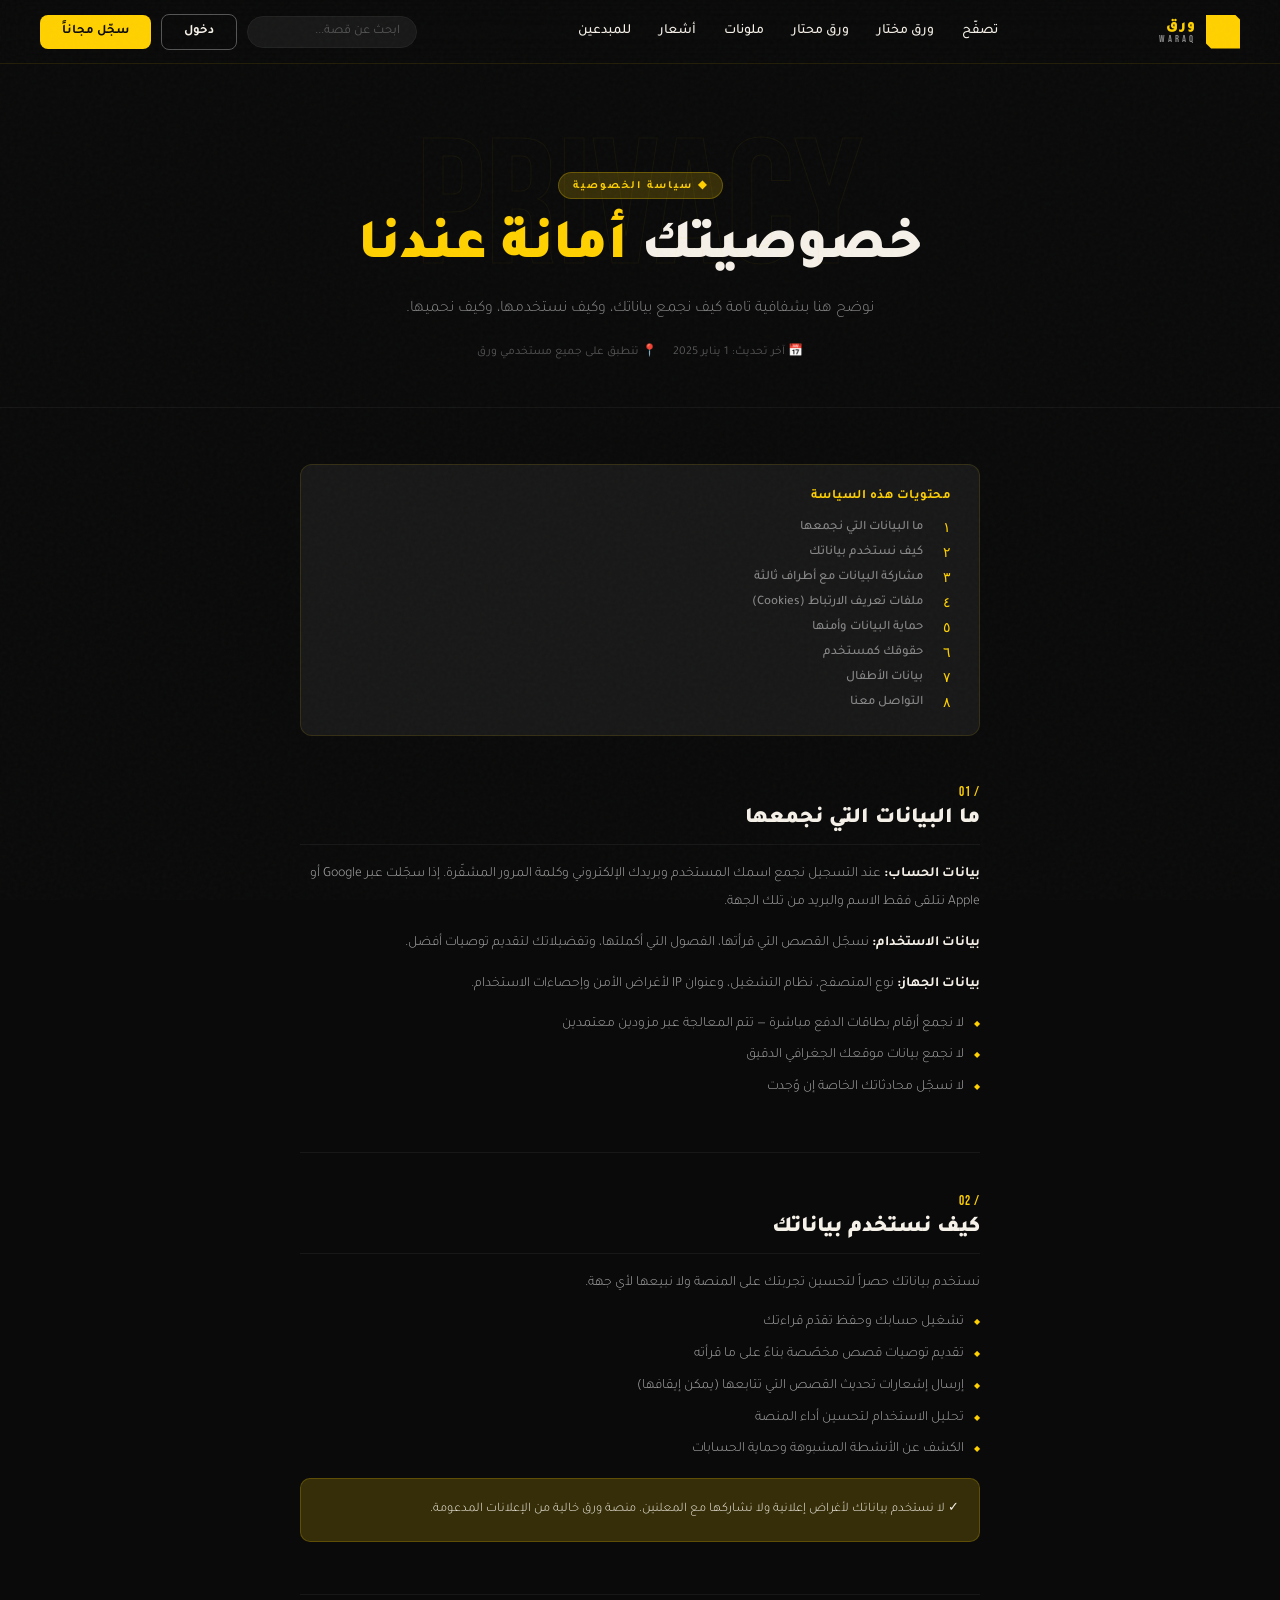
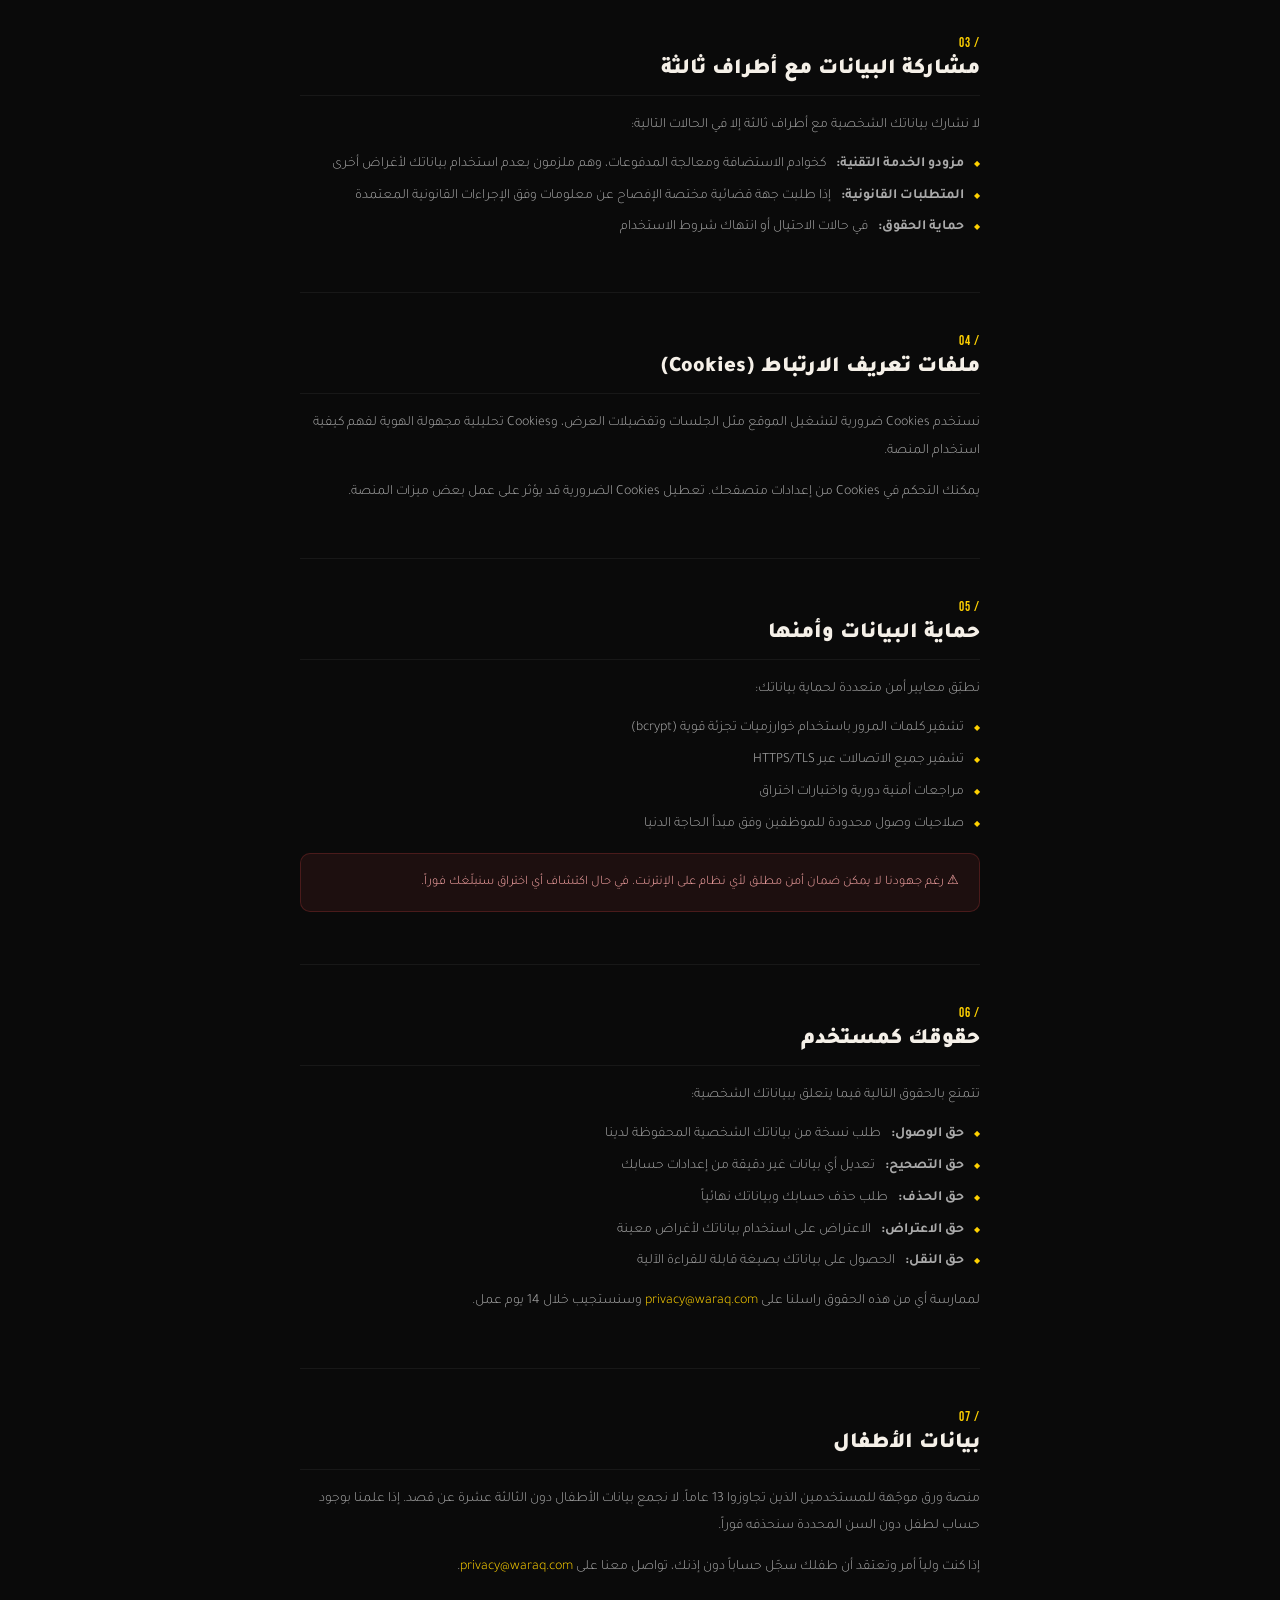
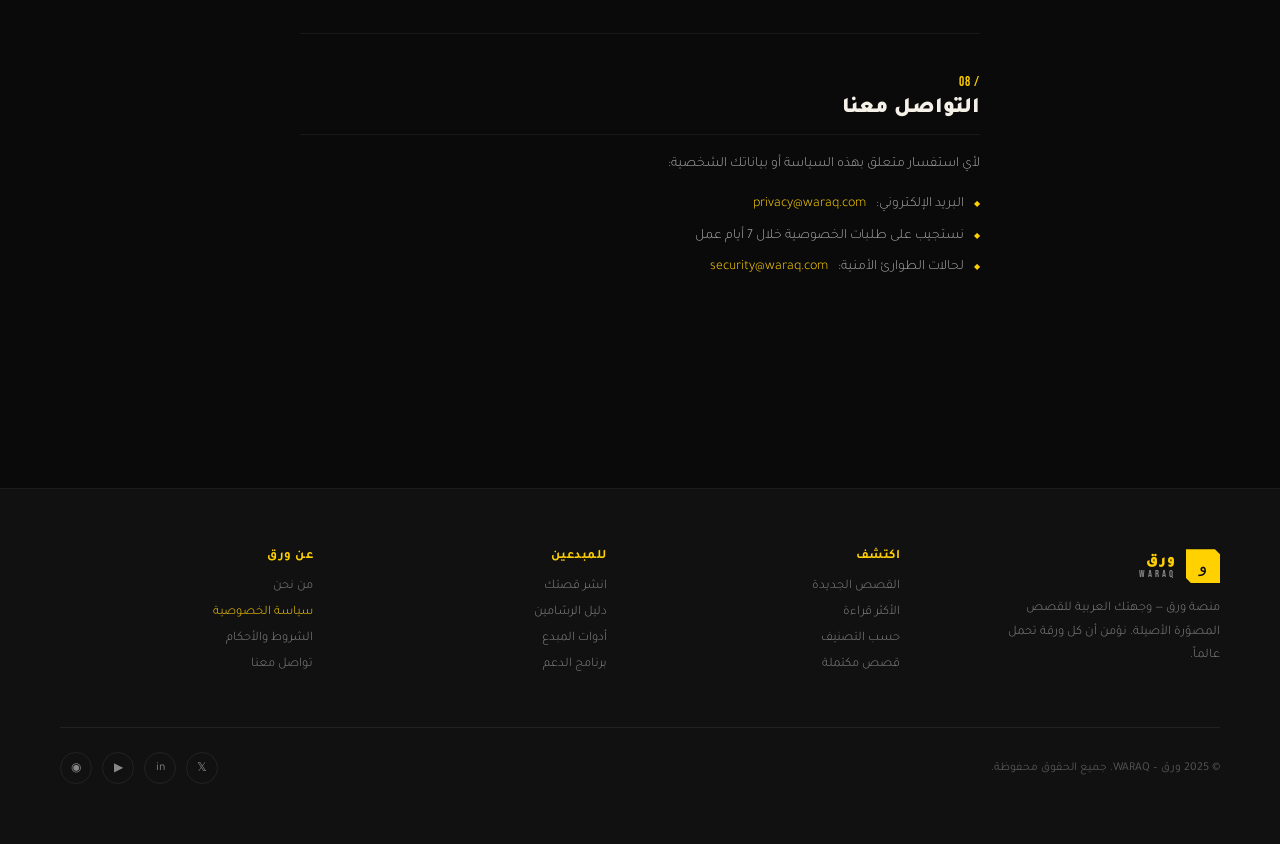
<file: privacy.html>
<!DOCTYPE html>
<html lang="ar" dir="rtl">
<head>
  <meta charset="UTF-8"/>
  <meta name="viewport" content="width=device-width, initial-scale=1.0"/>
  <title>سياسة الخصوصية | ورق WARAQ</title>
  <link rel="preconnect" href="https://fonts.googleapis.com">
  <link href="https://fonts.googleapis.com/css2?family=Tajawal:wght@300;400;500;700;900&family=Bebas+Neue&display=swap" rel="stylesheet">
  <link rel="stylesheet" href="style.css">
  <link rel="stylesheet" href="info.css">
</head>
<body>
<!-- ═══ NAVIGATION ═══ -->
<nav>
  <a class="nav-logo" href="index.html">
    <div class="nav-logo-icon"><span>و</span></div>
    <div class="nav-logo-text">
      <span class="nav-logo-ar">ورق</span>
      <span class="nav-logo-en">WARAQ</span>
    </div>
  </a>

  <ul class="nav-links">
    <li><a href="browse.html">تصفّح</a></li>
    <li><a href="#schedule">ورق مختار</a></li>
    <li><a href="#trending">ورق محتار</a></li>
    <li><a href="#trending">ملونات</a></li><li><a href="#trending">أشعار</a></li>
    
    <li><a href="#creators">للمبدعين</a></li>
  </ul>

  <div class="nav-actions">
    <input class="nav-search" type="text" placeholder="ابحث عن قصة...">
    <a class="btn btn-outline nav-btn-login" href="auth.html">دخول</a>
    <a class="btn btn-primary nav-btn-register" href="auth.html">سجّل مجاناً</a>
    <button class="nav-hamburger" id="nav-hamburger" aria-label="القائمة" aria-expanded="false">
      <span></span><span></span><span></span>
    </button>
  </div>
</nav>

<!-- Mobile drawer -->
<div class="nav-drawer" id="nav-drawer" role="dialog" aria-label="القائمة الرئيسية">
  <ul class="drawer-links">
    <li><a href="browse.html">تصفّح</a></li>
    <li><a href="#schedule">ورق مختار</a></li>
    <li><a href="#trending">ورق محتار</a></li>
    <li><a href="#trending">ملونات</a></li><li><a href="#trending">أشعار</a></li>
    
    <li><a href="#creators">للمبدعين</a></li>
  </ul>
  <input class="drawer-search" type="text" placeholder="ابحث عن قصة...">
  <div class="drawer-actions">
    <a class="btn btn-outline" href="auth.html">دخول</a>
    <a class="btn btn-primary" href="auth.html">سجّل مجاناً</a>
  </div>
</div>

<div class="info-page">
  <div class="info-hero" data-bg-text="PRIVACY">
    <div class="info-hero-label">◆ سياسة الخصوصية</div>
    <h1 class="info-hero-title">خصوصيتك <span>أمانة عندنا</span></h1>
    <p class="info-hero-sub">نوضح هنا بشفافية تامة كيف نجمع بياناتك، وكيف نستخدمها، وكيف نحميها.</p>
    <div class="info-hero-meta">
      <span>📅 آخر تحديث: 1 يناير 2025</span>
      <span>📍 تنطبق على جميع مستخدمي ورق</span>
    </div>
  </div>

  <div class="info-content">
    <div class="info-toc">
      <div class="info-toc-title">محتويات هذه السياسة</div>
      <ol class="info-toc-list">
        <li><a href="#p1">ما البيانات التي نجمعها</a></li>
        <li><a href="#p2">كيف نستخدم بياناتك</a></li>
        <li><a href="#p3">مشاركة البيانات مع أطراف ثالثة</a></li>
        <li><a href="#p4">ملفات تعريف الارتباط (Cookies)</a></li>
        <li><a href="#p5">حماية البيانات وأمنها</a></li>
        <li><a href="#p6">حقوقك كمستخدم</a></li>
        <li><a href="#p7">بيانات الأطفال</a></li>
        <li><a href="#p8">التواصل معنا</a></li>
      </ol>
    </div>

    <div class="info-section" id="p1">
      <div class="info-section-num">/ 01</div>
      <h2 class="info-section-title">ما البيانات التي نجمعها</h2>
      <p><strong>بيانات الحساب:</strong> عند التسجيل نجمع اسمك المستخدم وبريدك الإلكتروني وكلمة المرور المشفّرة. إذا سجّلت عبر Google أو Apple نتلقى فقط الاسم والبريد من تلك الجهة.</p>
      <p><strong>بيانات الاستخدام:</strong> نسجّل القصص التي قرأتها، الفصول التي أكملتها، وتفضيلاتك لتقديم توصيات أفضل.</p>
      <p><strong>بيانات الجهاز:</strong> نوع المتصفح، نظام التشغيل، وعنوان IP لأغراض الأمن وإحصاءات الاستخدام.</p>
      <ul class="info-list">
        <li>لا نجمع أرقام بطاقات الدفع مباشرة — تتم المعالجة عبر مزودين معتمدين</li>
        <li>لا نجمع بيانات موقعك الجغرافي الدقيق</li>
        <li>لا نسجّل محادثاتك الخاصة إن وُجدت</li>
      </ul>
    </div>

    <div class="info-divider"></div>

    <div class="info-section" id="p2">
      <div class="info-section-num">/ 02</div>
      <h2 class="info-section-title">كيف نستخدم بياناتك</h2>
      <p>نستخدم بياناتك حصراً لتحسين تجربتك على المنصة ولا نبيعها لأي جهة.</p>
      <ul class="info-list">
        <li>تشغيل حسابك وحفظ تقدّم قراءتك</li>
        <li>تقديم توصيات قصص مخصّصة بناءً على ما قرأته</li>
        <li>إرسال إشعارات تحديث القصص التي تتابعها (يمكن إيقافها)</li>
        <li>تحليل الاستخدام لتحسين أداء المنصة</li>
        <li>الكشف عن الأنشطة المشبوهة وحماية الحسابات</li>
      </ul>
      <div class="info-highlight">
        <p>✓ لا نستخدم بياناتك لأغراض إعلانية ولا نشاركها مع المعلنين. منصة ورق خالية من الإعلانات المدعومة.</p>
      </div>
    </div>

    <div class="info-divider"></div>

    <div class="info-section" id="p3">
      <div class="info-section-num">/ 03</div>
      <h2 class="info-section-title">مشاركة البيانات مع أطراف ثالثة</h2>
      <p>لا نشارك بياناتك الشخصية مع أطراف ثالثة إلا في الحالات التالية:</p>
      <ul class="info-list">
        <li><strong>مزودو الخدمة التقنية:</strong> كخوادم الاستضافة ومعالجة المدفوعات، وهم ملزمون بعدم استخدام بياناتك لأغراض أخرى</li>
        <li><strong>المتطلبات القانونية:</strong> إذا طلبت جهة قضائية مختصة الإفصاح عن معلومات وفق الإجراءات القانونية المعتمدة</li>
        <li><strong>حماية الحقوق:</strong> في حالات الاحتيال أو انتهاك شروط الاستخدام</li>
      </ul>
    </div>

    <div class="info-divider"></div>

    <div class="info-section" id="p4">
      <div class="info-section-num">/ 04</div>
      <h2 class="info-section-title">ملفات تعريف الارتباط (Cookies)</h2>
      <p>نستخدم Cookies ضرورية لتشغيل الموقع مثل الجلسات وتفضيلات العرض، وCookies تحليلية مجهولة الهوية لفهم كيفية استخدام المنصة.</p>
      <p>يمكنك التحكم في Cookies من إعدادات متصفحك. تعطيل Cookies الضرورية قد يؤثر على عمل بعض ميزات المنصة.</p>
    </div>

    <div class="info-divider"></div>

    <div class="info-section" id="p5">
      <div class="info-section-num">/ 05</div>
      <h2 class="info-section-title">حماية البيانات وأمنها</h2>
      <p>نطبّق معايير أمن متعددة لحماية بياناتك:</p>
      <ul class="info-list">
        <li>تشفير كلمات المرور باستخدام خوارزميات تجزئة قوية (bcrypt)</li>
        <li>تشفير جميع الاتصالات عبر HTTPS/TLS</li>
        <li>مراجعات أمنية دورية واختبارات اختراق</li>
        <li>صلاحيات وصول محدودة للموظفين وفق مبدأ الحاجة الدنيا</li>
      </ul>
      <div class="info-warning">
        <p>⚠ رغم جهودنا لا يمكن ضمان أمن مطلق لأي نظام على الإنترنت. في حال اكتشاف أي اختراق سنبلّغك فوراً.</p>
      </div>
    </div>

    <div class="info-divider"></div>

    <div class="info-section" id="p6">
      <div class="info-section-num">/ 06</div>
      <h2 class="info-section-title">حقوقك كمستخدم</h2>
      <p>تتمتع بالحقوق التالية فيما يتعلق ببياناتك الشخصية:</p>
      <ul class="info-list">
        <li><strong>حق الوصول:</strong> طلب نسخة من بياناتك الشخصية المحفوظة لدينا</li>
        <li><strong>حق التصحيح:</strong> تعديل أي بيانات غير دقيقة من إعدادات حسابك</li>
        <li><strong>حق الحذف:</strong> طلب حذف حسابك وبياناتك نهائياً</li>
        <li><strong>حق الاعتراض:</strong> الاعتراض على استخدام بياناتك لأغراض معينة</li>
        <li><strong>حق النقل:</strong> الحصول على بياناتك بصيغة قابلة للقراءة الآلية</li>
      </ul>
      <p>لممارسة أي من هذه الحقوق راسلنا على <a href="mailto:privacy@waraq.com">privacy@waraq.com</a> وسنستجيب خلال 14 يوم عمل.</p>
    </div>

    <div class="info-divider"></div>

    <div class="info-section" id="p7">
      <div class="info-section-num">/ 07</div>
      <h2 class="info-section-title">بيانات الأطفال</h2>
      <p>منصة ورق موجّهة للمستخدمين الذين تجاوزوا 13 عاماً. لا نجمع بيانات الأطفال دون الثالثة عشرة عن قصد. إذا علمنا بوجود حساب لطفل دون السن المحددة سنحذفه فوراً.</p>
      <p>إذا كنت ولياً أمر وتعتقد أن طفلك سجّل حساباً دون إذنك، تواصل معنا على <a href="mailto:privacy@waraq.com">privacy@waraq.com</a>.</p>
    </div>

    <div class="info-divider"></div>

    <div class="info-section" id="p8">
      <div class="info-section-num">/ 08</div>
      <h2 class="info-section-title">التواصل معنا</h2>
      <p>لأي استفسار متعلق بهذه السياسة أو بياناتك الشخصية:</p>
      <ul class="info-list">
        <li>البريد الإلكتروني: <a href="mailto:privacy@waraq.com">privacy@waraq.com</a></li>
        <li>نستجيب على طلبات الخصوصية خلال 7 أيام عمل</li>
        <li>لحالات الطوارئ الأمنية: <a href="mailto:security@waraq.com">security@waraq.com</a></li>
      </ul>
    </div>

  </div>
</div>

<!-- ═══ FOOTER ═══ -->
<footer>
  <div class="footer-top">
    <div class="footer-brand">
      <a class="nav-logo" href="index.html">
        <div class="nav-logo-icon"><span>و</span></div>
        <div class="nav-logo-text">
          <span class="nav-logo-ar">ورق</span>
          <span class="nav-logo-en">WARAQ</span>
        </div>
      </a>
      <p>منصة ورق — وجهتك العربية للقصص المصوّرة الأصيلة. نؤمن أن كل ورقة تحمل عالماً.</p>
    </div>
    <div class="footer-links-grid">
      <div class="footer-col">
        <h4>اكتشف</h4>
        <a href="#">القصص الجديدة</a>
        <a href="#">الأكثر قراءة</a>
        <a href="#">حسب التصنيف</a>
        <a href="#">قصص مكتملة</a>
      </div>
      <div class="footer-col">
        <h4>للمبدعين</h4>
        <a href="#">انشر قصتك</a>
        <a href="#">دليل الرسّامين</a>
        <a href="#">أدوات المبدع</a>
        <a href="#">برنامج الدعم</a>
      </div>
      <div class="footer-col">
        <h4>عن ورق</h4>
        <a href="about.html">من نحن</a>
        <a href="privacy.html" style="color:var(--yellow)">سياسة الخصوصية</a>
        <a href="terms.html">الشروط والأحكام</a>
        <a href="#">تواصل معنا</a>
      </div>
    </div>
  </div>
  <div class="footer-bottom">
    <span>© 2025 ورق – WARAQ. جميع الحقوق محفوظة.</span>
    <div class="footer-socials">
      <a class="social-btn" href="#" aria-label="تويتر">𝕏</a>
      <a class="social-btn" href="#" aria-label="لينكدإن">in</a>
      <a class="social-btn" href="#" aria-label="يوتيوب">▶</a>
      <a class="social-btn" href="#" aria-label="إنستغرام">◉</a>
    </div>
  </div>
</footer>

<script>
  const h = document.getElementById('nav-hamburger'), d = document.getElementById('nav-drawer');
  h?.addEventListener('click', () => { const o = d.classList.toggle('open'); h.classList.toggle('open',o); document.body.style.overflow = o?'hidden':''; });
</script>
</body>
</html>
</file>
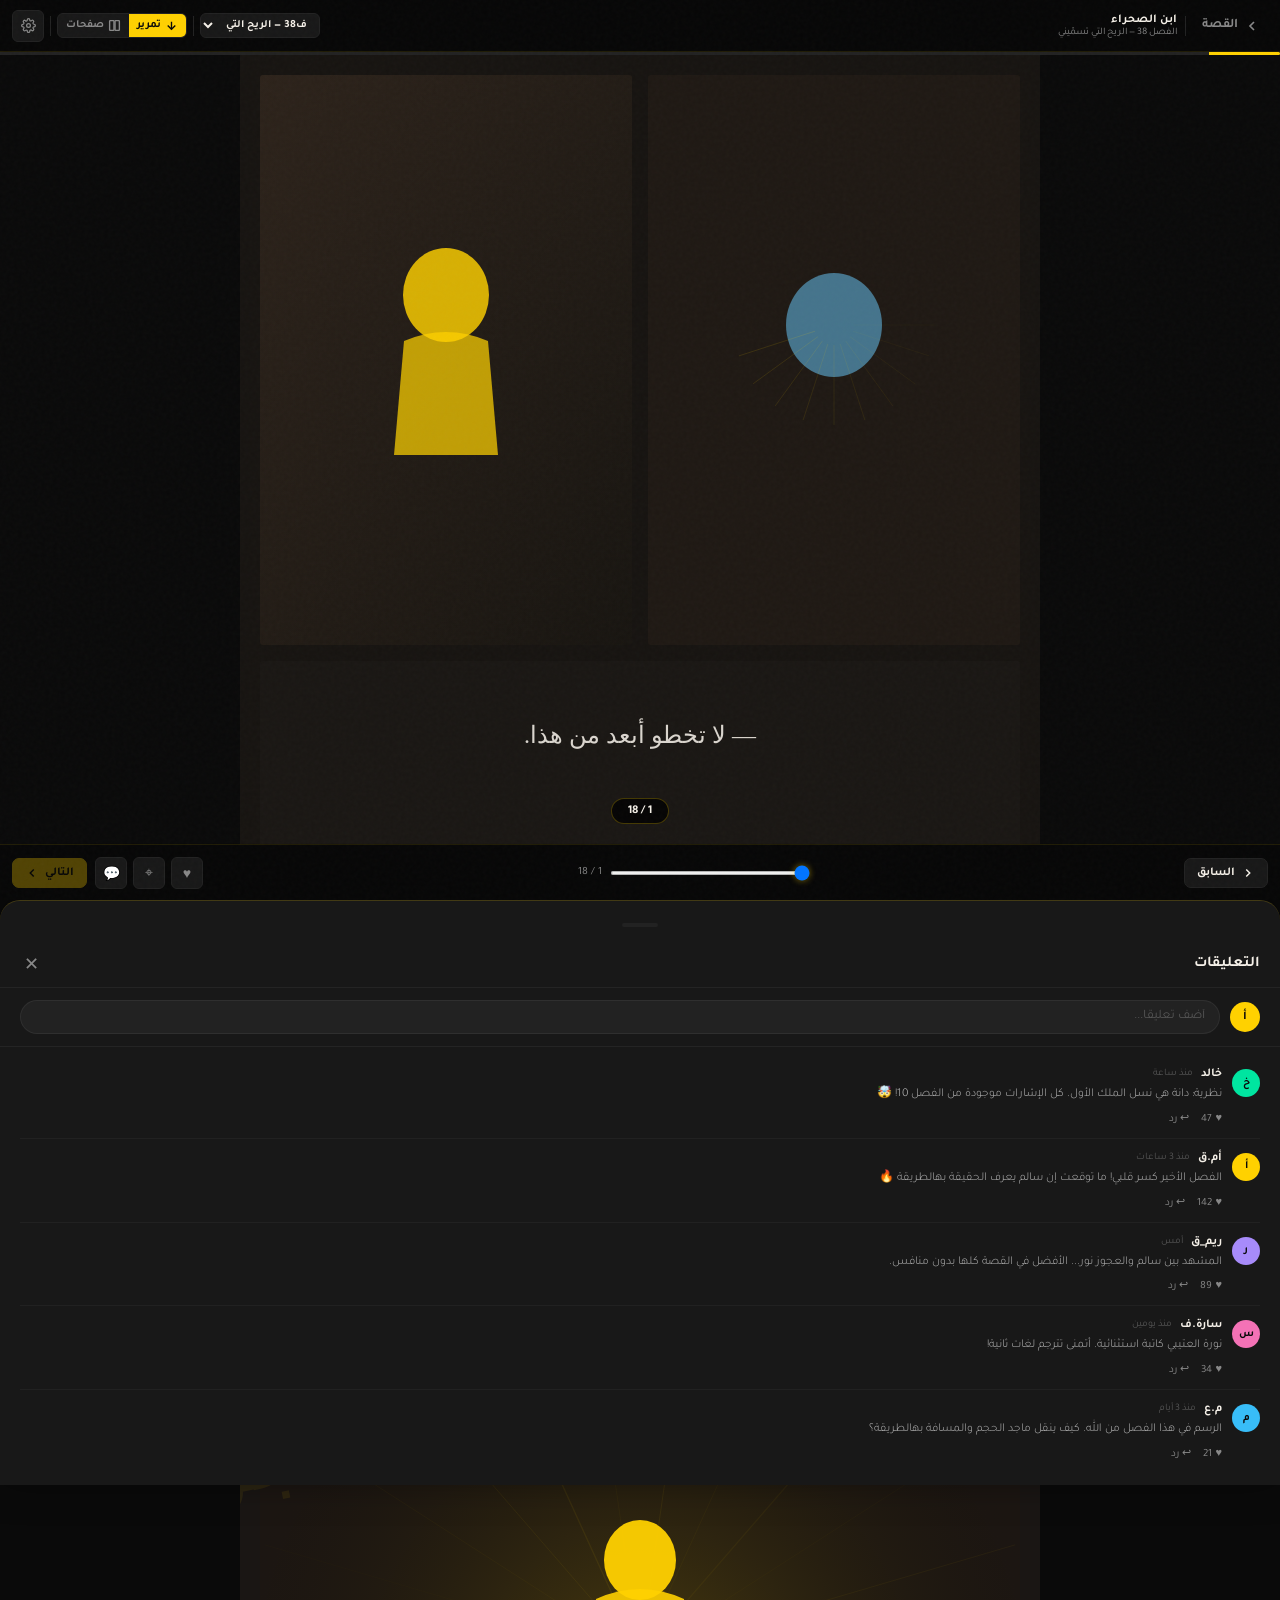
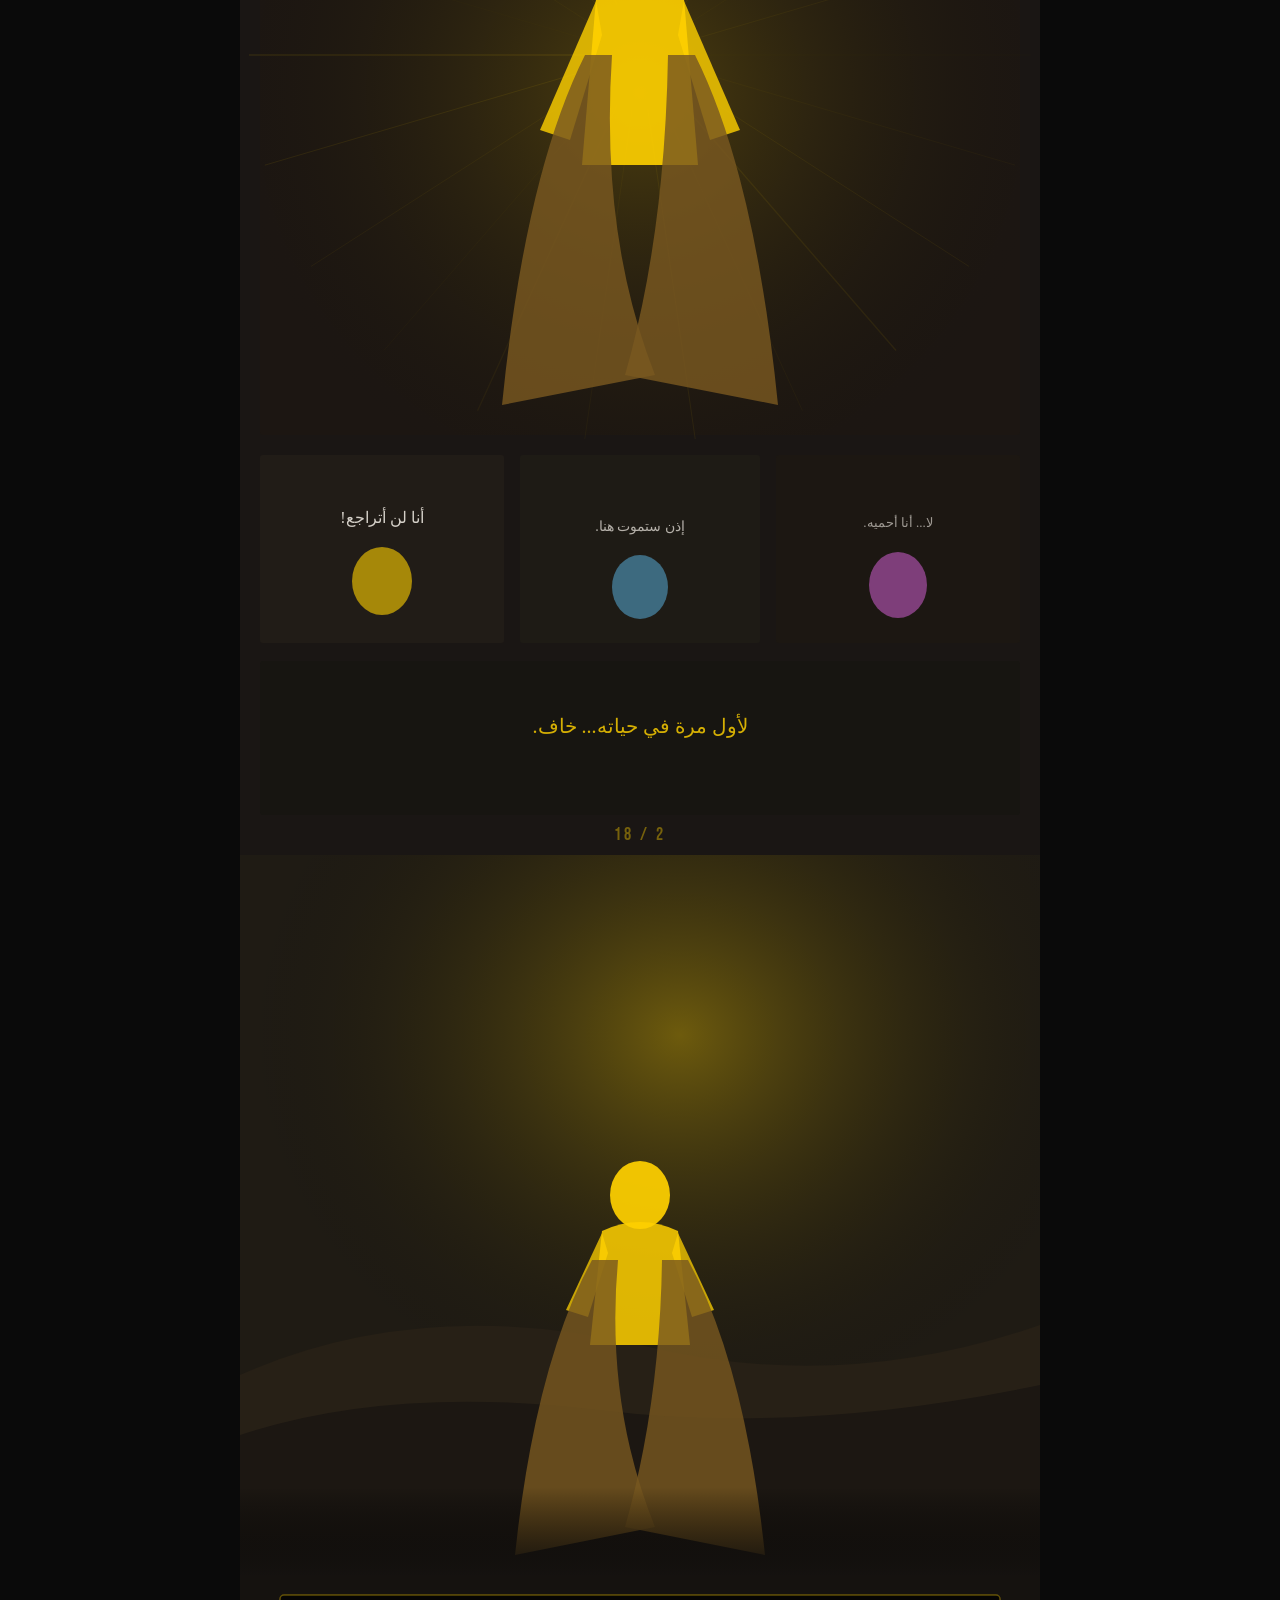
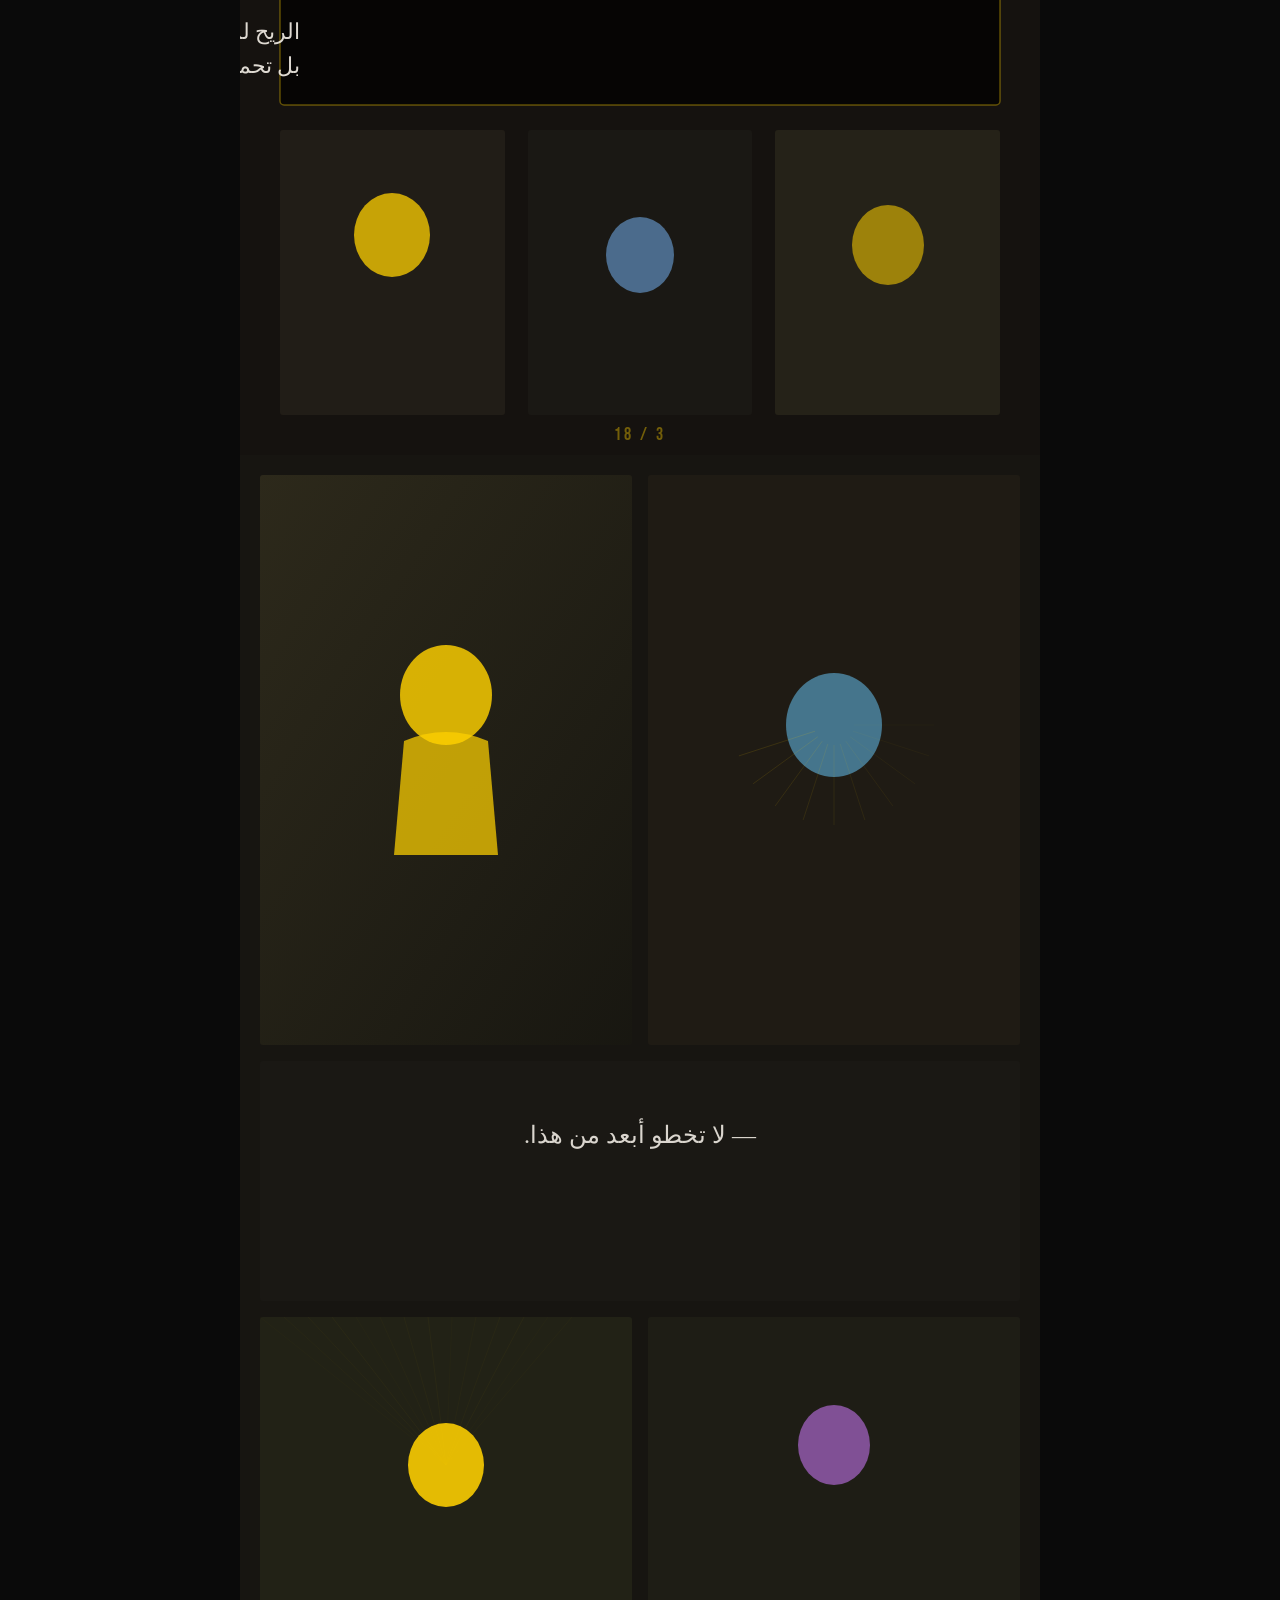
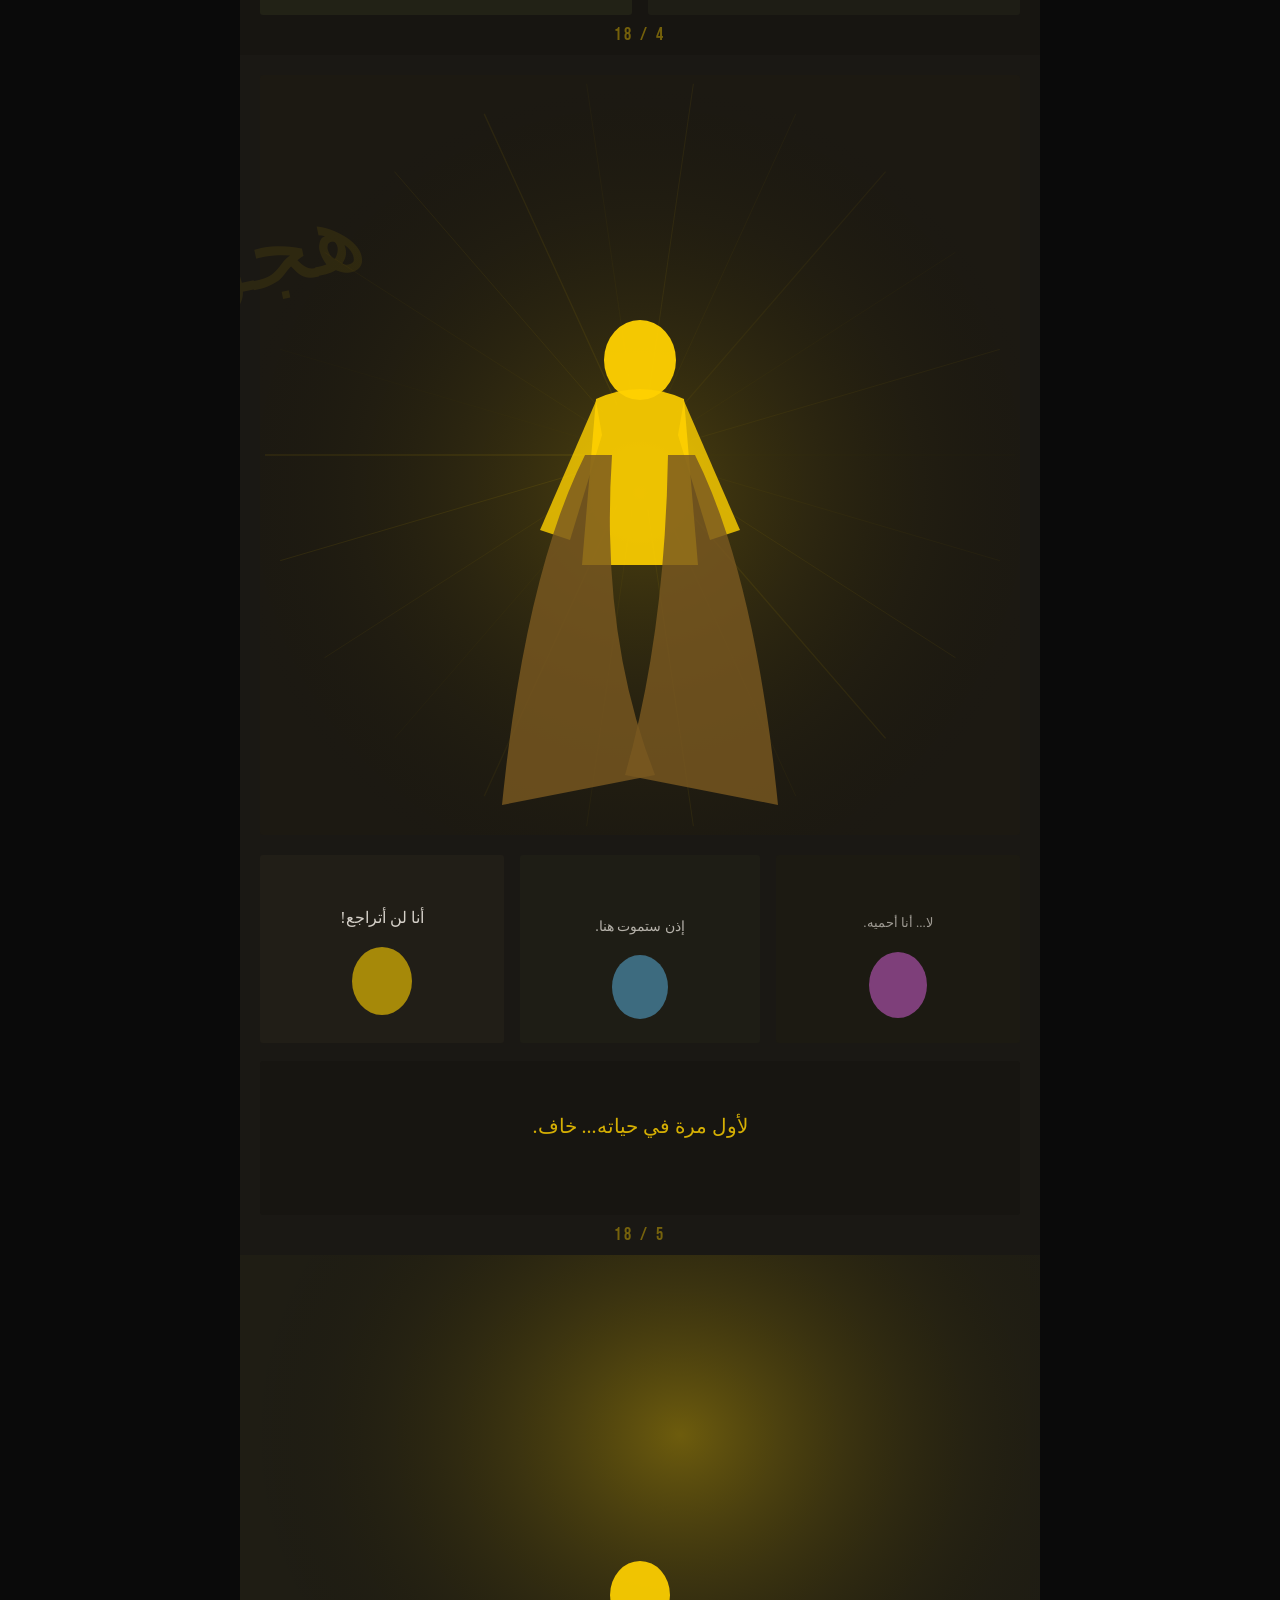
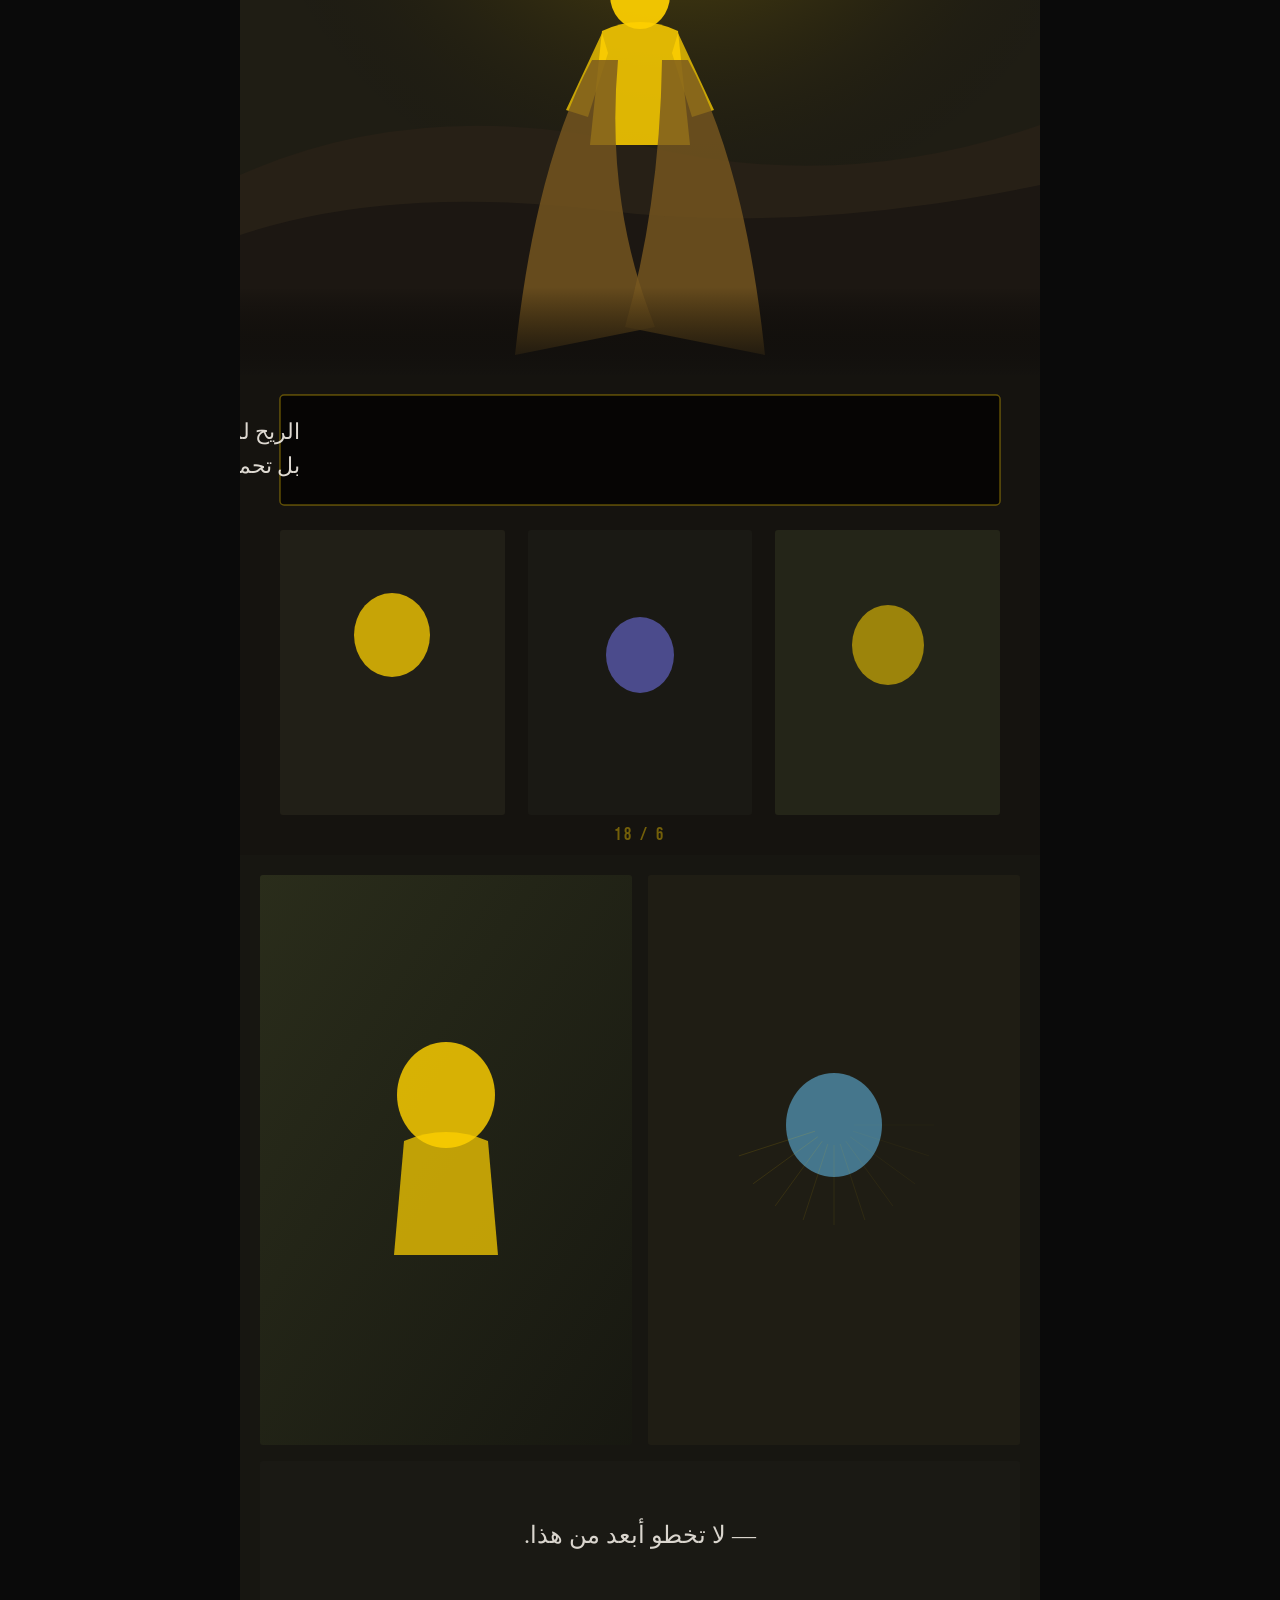
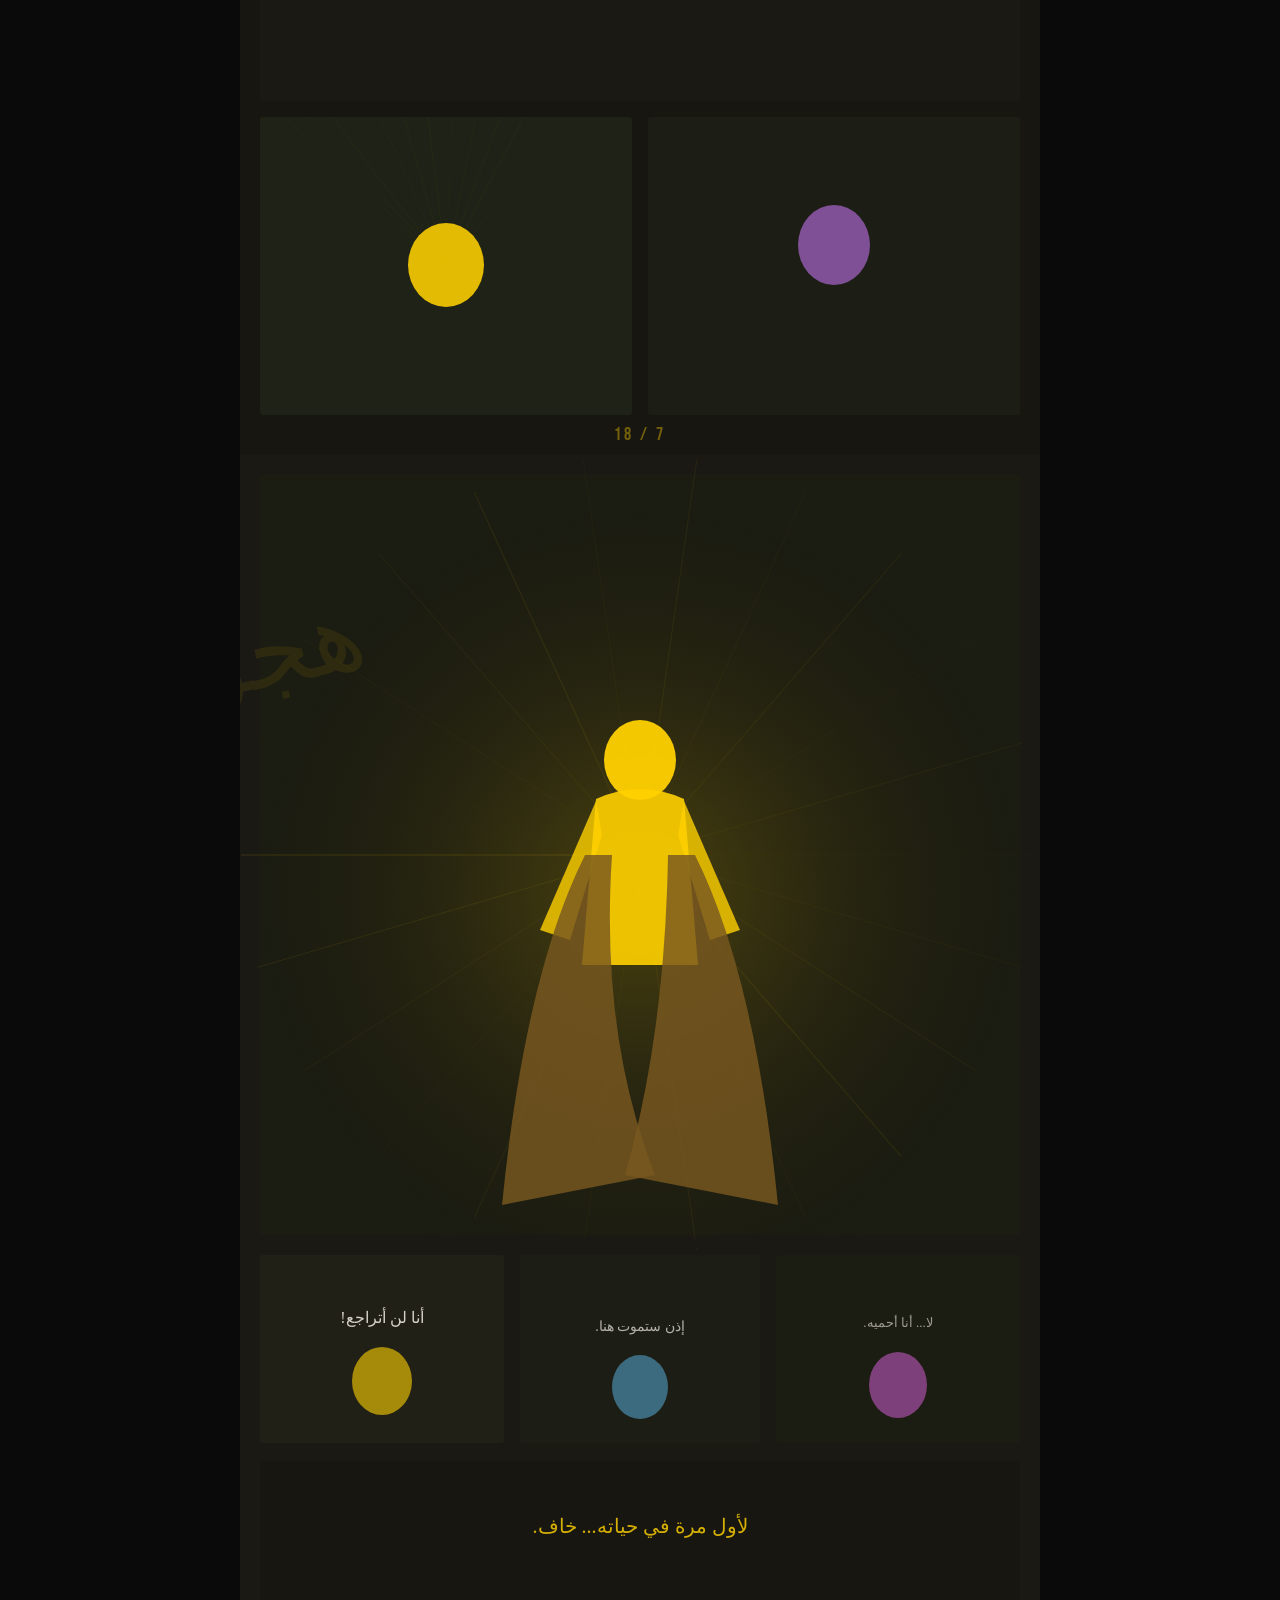
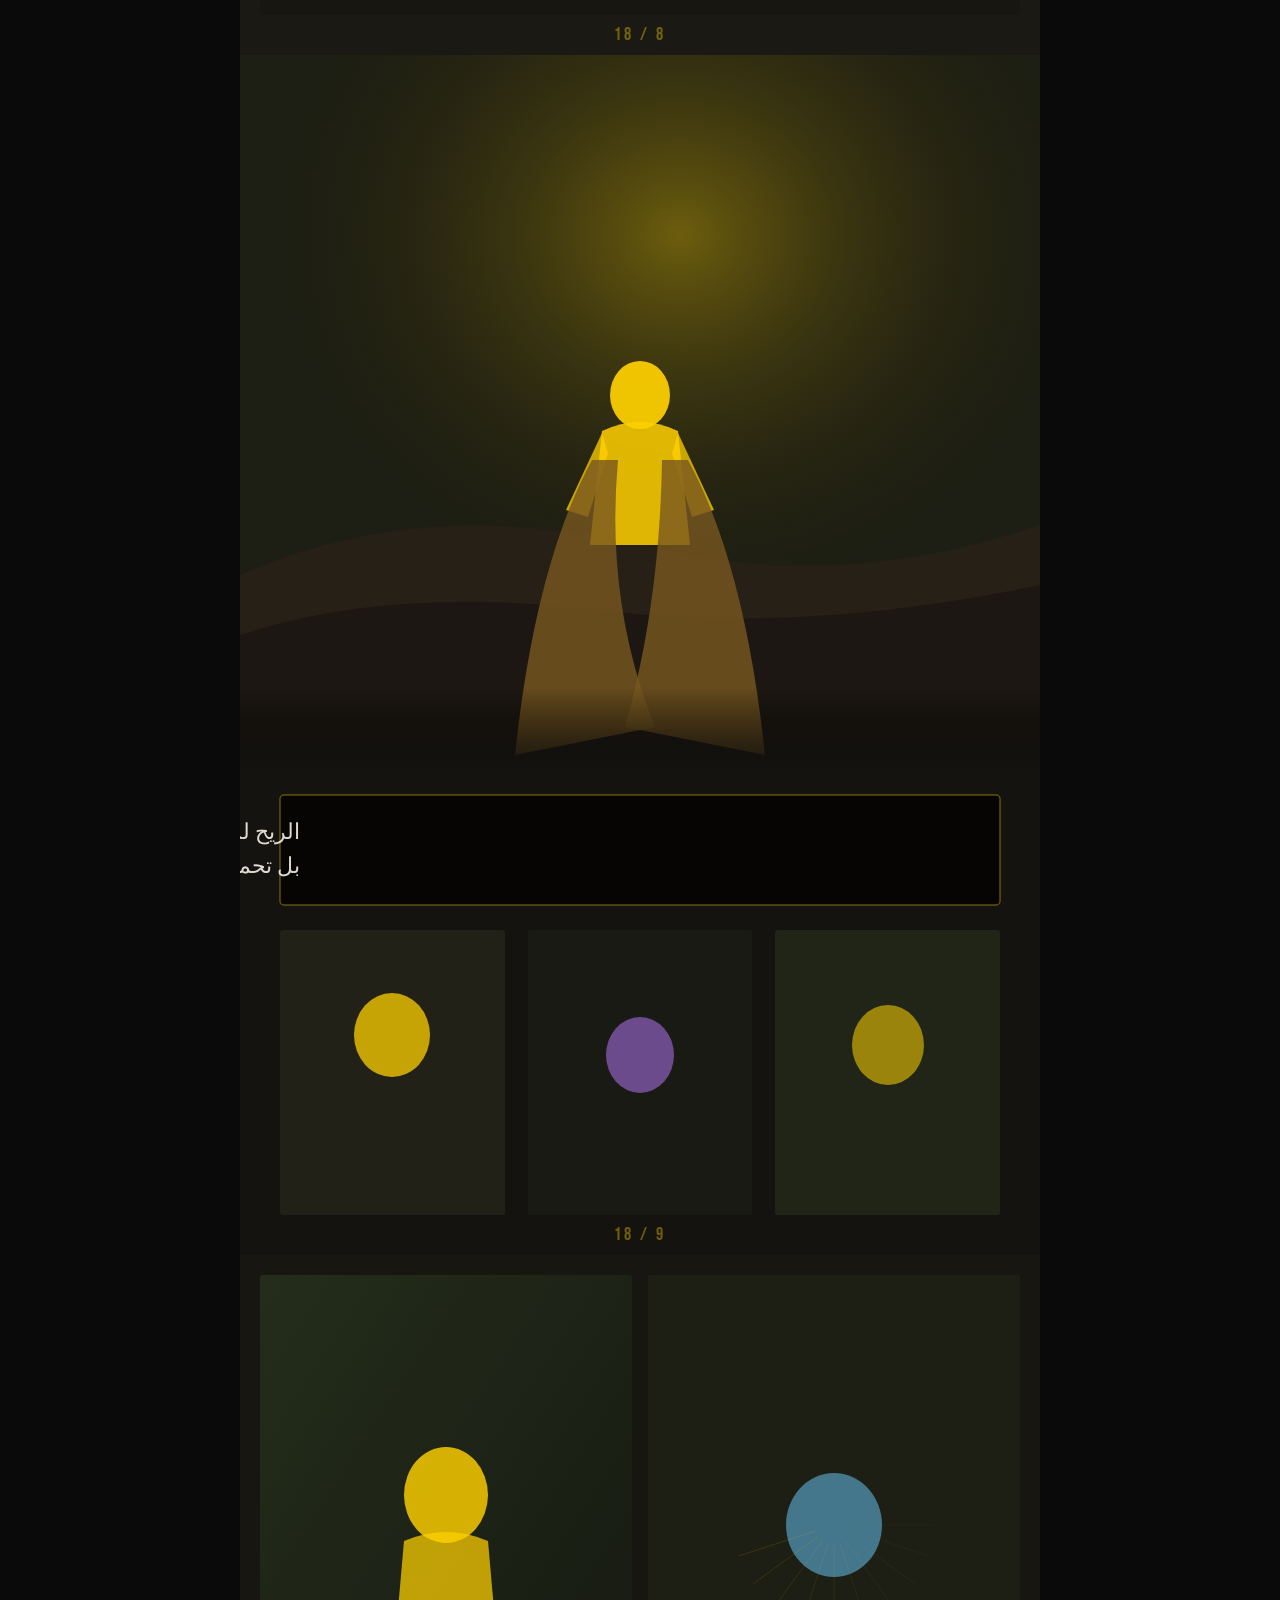
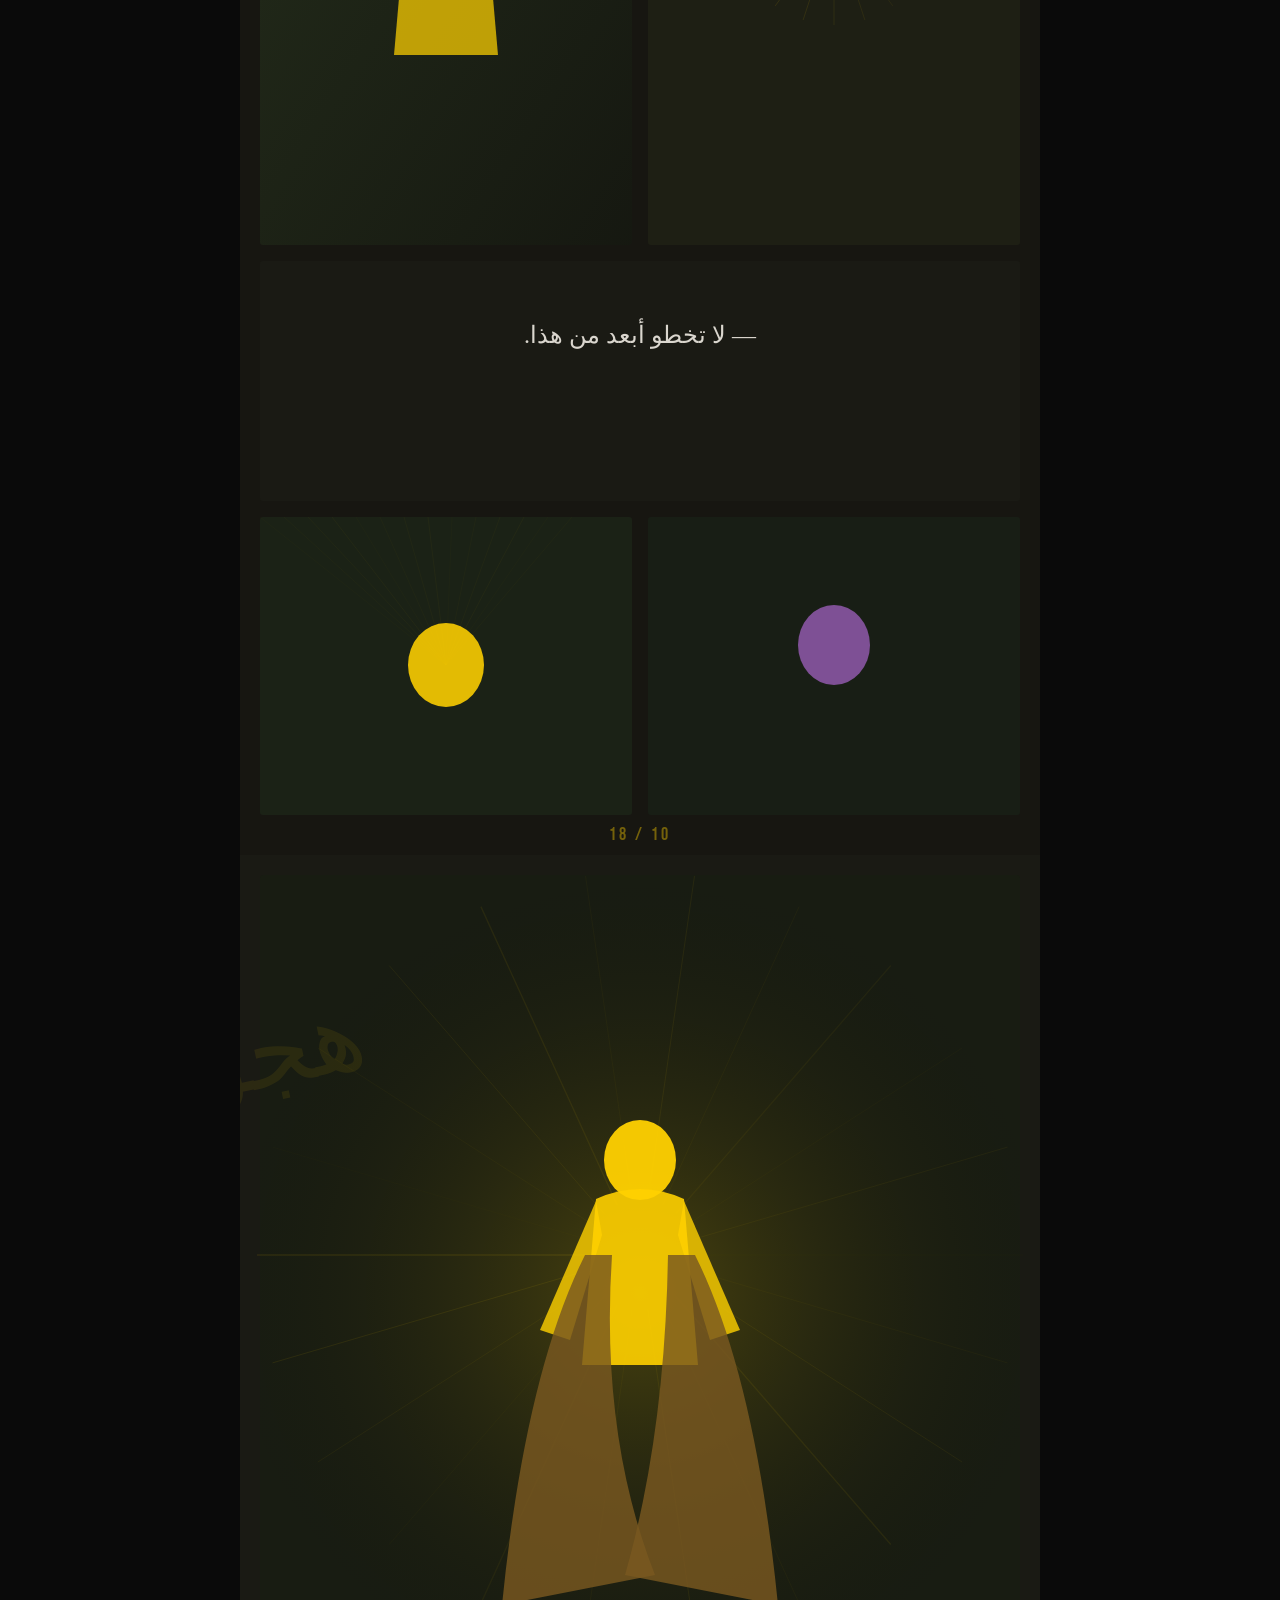
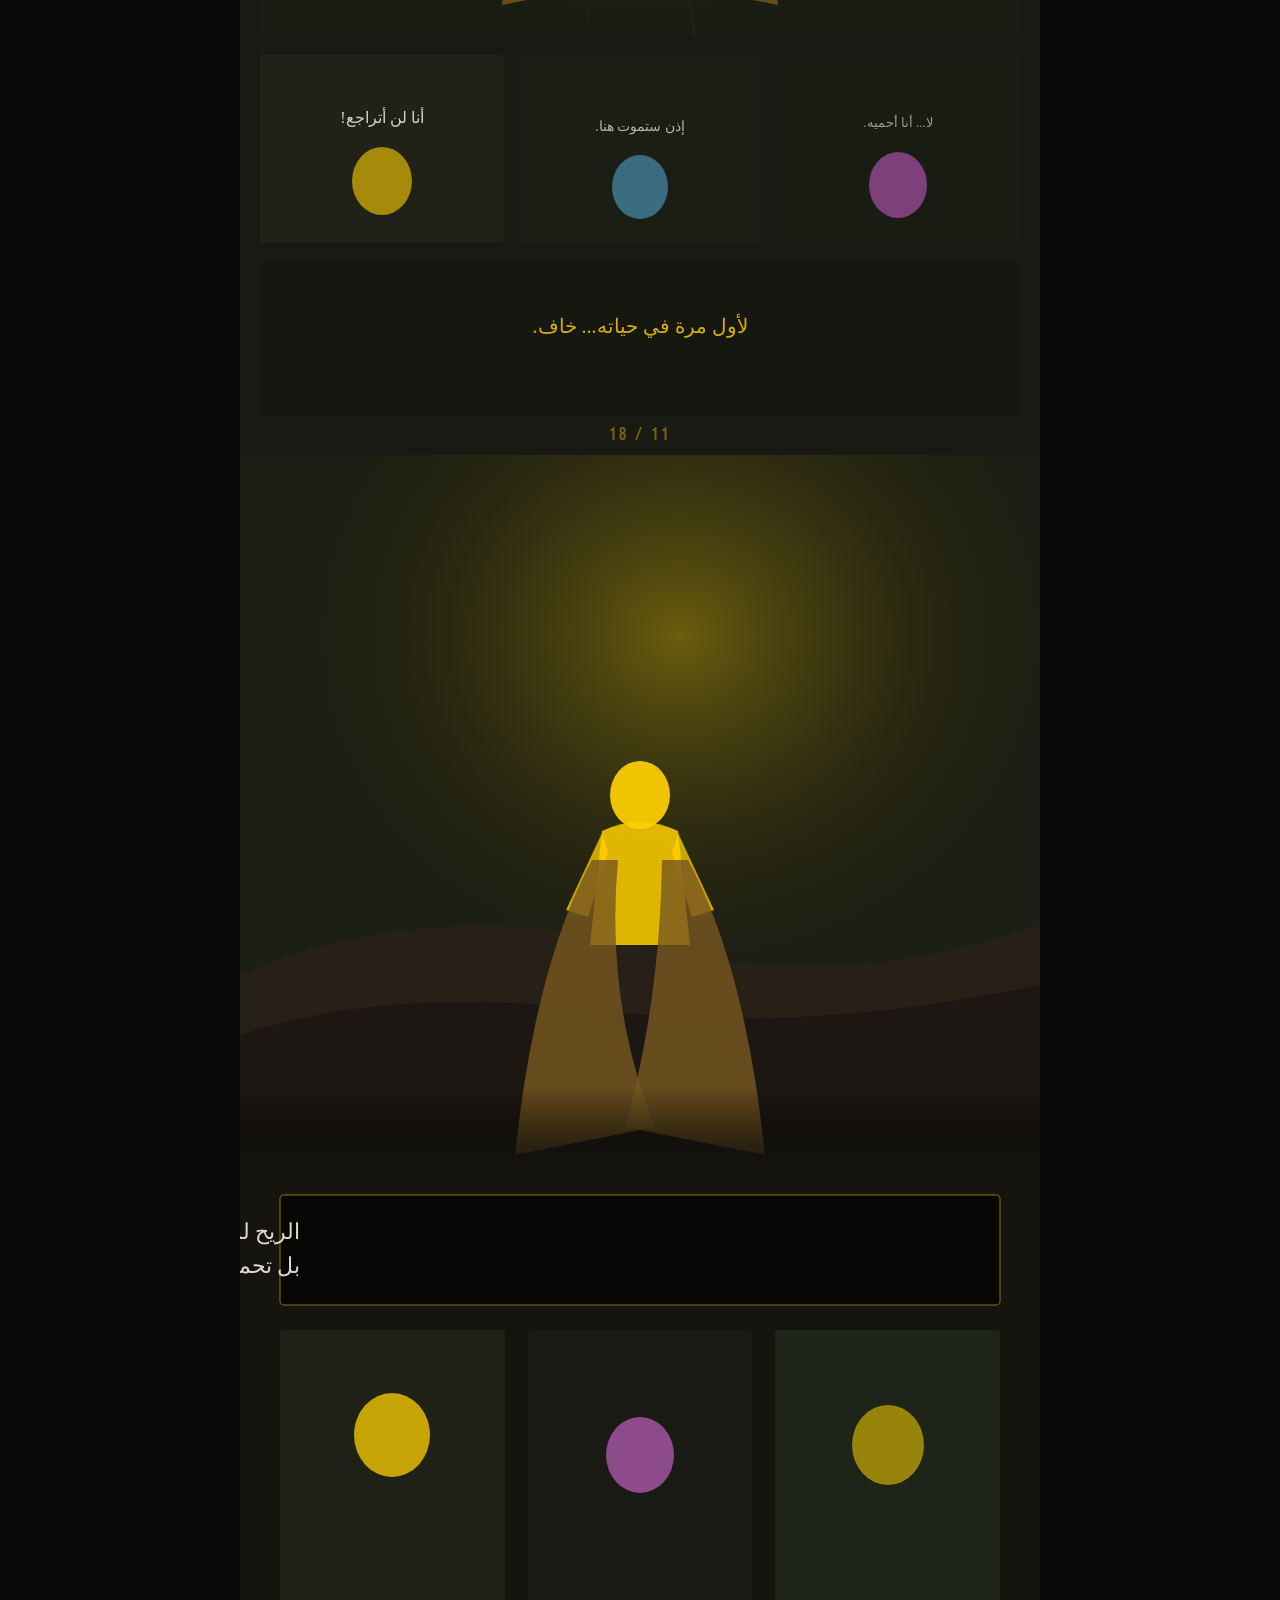
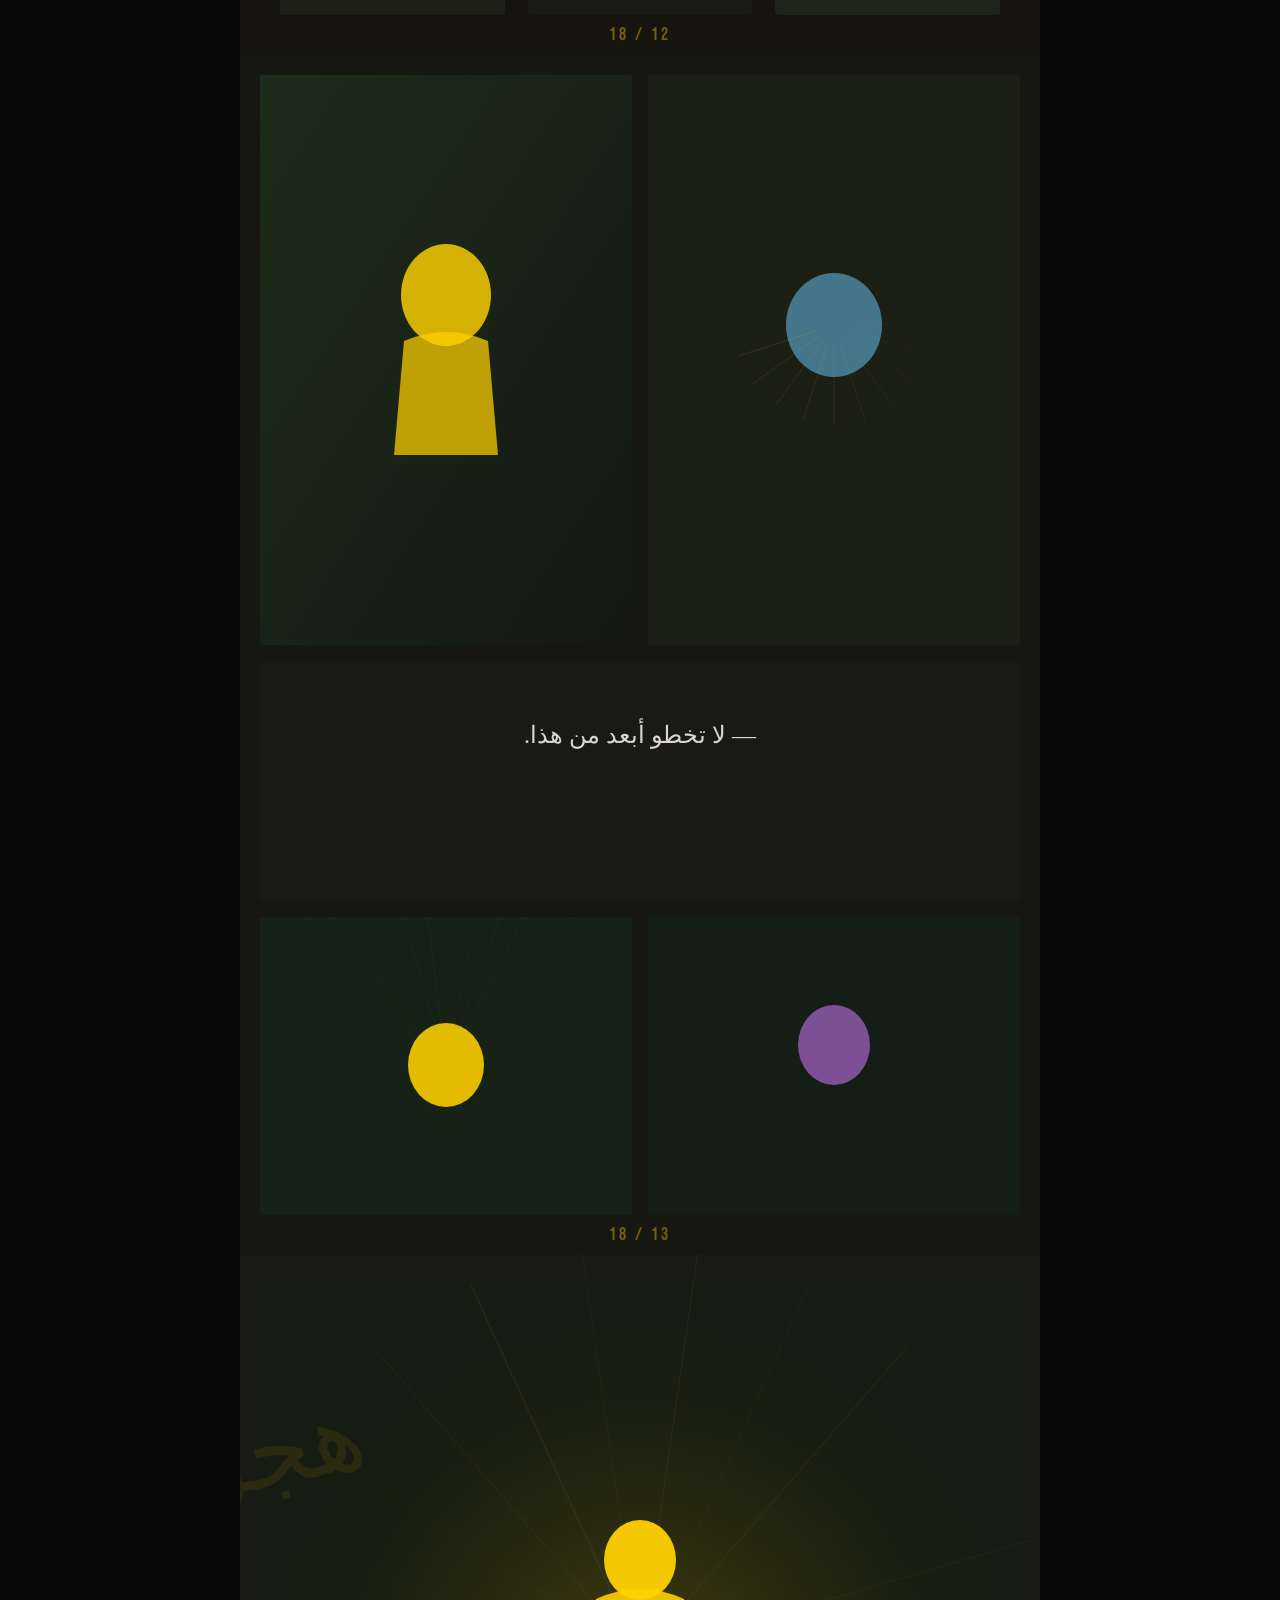
<file: reader.html>
<!DOCTYPE html>
<html lang="ar" dir="rtl">
<head>
  <meta charset="UTF-8" />
  <meta name="viewport" content="width=device-width, initial-scale=1.0" />
  <title>ابن الصحراء — ف38 | ورق WARAQ</title>
  <link rel="preconnect" href="https://fonts.googleapis.com">
  <link href="https://fonts.googleapis.com/css2?family=Tajawal:wght@300;400;500;700;900&family=Bebas+Neue&display=swap" rel="stylesheet">
  <link rel="stylesheet" href="style.css">
  <link rel="stylesheet" href="reader.css">
</head>
<body class="reader-body">

<!-- ═══ TOP BAR ═══ -->
<div class="reader-bar" id="reader-top-bar">

  <!-- Back -->
  <a class="reader-bar-back" href="series.html">
    <svg viewBox="0 0 24 24" fill="none" stroke="currentColor" stroke-width="2.5"><polyline points="15 18 9 12 15 6"/></svg>
    <span>القصة</span>
  </a>

  <div class="reader-bar-divider"></div>

  <!-- Title -->
  <div class="reader-bar-title">
    <span class="reader-bar-series">ابن الصحراء</span>
    <span class="reader-bar-ep">الفصل 38 — الريح التي تسمّيني</span>
  </div>

  <!-- Controls -->
  <div class="reader-bar-controls">

    <!-- Episode selector -->
    <select class="ep-selector" id="ep-selector" title="اختر الفصل"></select>

    <div class="reader-bar-divider"></div>

    <!-- Mode toggle -->
    <div class="mode-toggle">
      <button class="mode-btn active" id="mode-scroll" onclick="setMode('scroll')" title="وضع التمرير">
        <svg width="14" height="14" viewBox="0 0 24 24" fill="none" stroke="currentColor" stroke-width="2.5"><line x1="12" y1="5" x2="12" y2="19"/><polyline points="19 12 12 19 5 12"/></svg>
        <span class="mode-label">تمرير</span>
      </button>
      <button class="mode-btn" id="mode-flip" onclick="setMode('flip')" title="وضع الصفحات">
        <svg width="14" height="14" viewBox="0 0 24 24" fill="none" stroke="currentColor" stroke-width="2.5"><rect x="3" y="3" width="8" height="18" rx="1"/><rect x="13" y="3" width="8" height="18" rx="1"/></svg>
        <span class="mode-label">صفحات</span>
      </button>
    </div>

    <div class="reader-bar-divider"></div>

    <!-- Settings -->
    <button class="reader-icon-btn" id="settings-btn" onclick="toggleSettings()" title="الإعدادات">
      <svg width="15" height="15" viewBox="0 0 24 24" fill="none" stroke="currentColor" stroke-width="2"><circle cx="12" cy="12" r="3"/><path d="M19.4 15a1.65 1.65 0 0 0 .33 1.82l.06.06a2 2 0 0 1-2.83 2.83l-.06-.06a1.65 1.65 0 0 0-1.82-.33 1.65 1.65 0 0 0-1 1.51V21a2 2 0 0 1-4 0v-.09A1.65 1.65 0 0 0 9 19.4a1.65 1.65 0 0 0-1.82.33l-.06.06a2 2 0 0 1-2.83-2.83l.06-.06A1.65 1.65 0 0 0 4.68 15a1.65 1.65 0 0 0-1.51-1H3a2 2 0 0 1 0-4h.09A1.65 1.65 0 0 0 4.6 9a1.65 1.65 0 0 0-.33-1.82l-.06-.06a2 2 0 0 1 2.83-2.83l.06.06A1.65 1.65 0 0 0 9 4.68a1.65 1.65 0 0 0 1-1.51V3a2 2 0 0 1 4 0v.09a1.65 1.65 0 0 0 1 1.51 1.65 1.65 0 0 0 1.82-.33l.06-.06a2 2 0 0 1 2.83 2.83l-.06.06A1.65 1.65 0 0 0 19.4 9a1.65 1.65 0 0 0 1.51 1H21a2 2 0 0 1 0 4h-.09a1.65 1.65 0 0 0-1.51 1z"/></svg>
    </button>

  </div>
</div>

<!-- ═══ PROGRESS BAR ═══ -->
<div class="reader-progress-bar" id="reader-progress-bar">
  <div class="reader-progress-fill" id="progress-fill"></div>
</div>

<!-- ═══ SETTINGS PANEL ═══ -->
<div class="settings-panel" id="settings-panel">
  <div class="settings-title">⚙ إعدادات القراءة</div>

  <div class="settings-row">
    <span class="settings-label">العرض</span>
    <div class="settings-options">
      <button class="settings-opt-btn" data-width="narrow">ضيّق</button>
      <button class="settings-opt-btn active" data-width="normal">عادي</button>
      <button class="settings-opt-btn" data-width="wide">واسع</button>
    </div>
  </div>

  <div class="settings-row">
    <span class="settings-label">الوضع</span>
    <div class="settings-options">
      <button class="settings-opt-btn active" onclick="setMode('scroll');this.closest('.settings-panel').querySelectorAll('[data-mode]').forEach(b=>b.classList.remove('active'));this.classList.add('active')" data-mode="scroll">تمرير</button>
      <button class="settings-opt-btn" onclick="setMode('flip');this.closest('.settings-panel').querySelectorAll('[data-mode]').forEach(b=>b.classList.remove('active'));this.classList.add('active')" data-mode="flip">صفحات</button>
    </div>
  </div>

  <div style="margin-top:4px">
    <div class="settings-label" style="margin-bottom:8px">السطوع</div>
    <input class="brightness-slider" type="range" min="20" max="100" value="100"
      oninput="document.getElementById('scroll-container').style.filter='brightness('+this.value+'%)';document.getElementById('flip-stage').style.filter='brightness('+this.value+'%)'"
    >
  </div>
</div>


<!-- ═══ SCROLL MODE VIEW ═══ -->
<div class="reader-scroll-view width-normal" id="scroll-view">
  <div id="scroll-container"></div>
</div>


<!-- ═══ FLIP MODE VIEW ═══ -->
<div class="reader-flip-view" id="flip-view">

  <!-- Right arrow (= previous page in RTL reading) -->
  <button class="flip-arrow prev-arrow" id="next-arrow" onclick="flipNext()" dir="rtl" title="الصفحة السابقة">‹</button>

  <div class="flip-stage" id="flip-stage">
    <!-- Pages injected by JS -->
  </div>

  <!-- Left arrow (= next page in RTL reading) -->
  <button class="flip-arrow next-arrow" id="prev-arrow" onclick="flipPrev()" dir="rtl" title="الصفحة التالية">›</button>

  <!-- End card shown on last page in flip mode -->
  <div class="chapter-end-card" id="end-card-flip" style="position:absolute;inset:0;background:rgba(10,10,10,0.95);z-index:10;justify-content:center;">
    <div class="end-icon">◆</div>
    <div class="end-title">انتهى الفصل 38</div>
    <div class="end-sub">الريح التي تسمّيني</div>
    <div class="end-actions" style="margin-top:24px">
      <a class="btn btn-outline btn-xl" href="series.html">العودة للقصة</a>
      <button class="btn btn-primary btn-xl" onclick="alert('الفصل التالي قريباً!')">الفصل القادم ◀</button>
    </div>
  </div>

</div>


<!-- ═══ PAGE NUMBER PILL ═══ -->
<div class="page-num-pill" id="page-pill"></div>


<!-- ═══ BOTTOM BAR ═══ -->
<div class="reader-bottom-bar" id="reader-bottom-bar">

  <!-- Prev episode -->
  <a class="bottom-nav-btn" id="btn-prev-ep" href="series.html" title="الفصل السابق">
    <svg width="14" height="14" viewBox="0 0 24 24" fill="none" stroke="currentColor" stroke-width="2.5"><polyline points="9 18 15 12 9 6"/></svg>
    <span>السابق</span>
  </a>

  <!-- Page slider -->
  <div class="bottom-center">
    <input class="page-slider" id="page-slider" dir="rtl" type="range" min="1" max="18" value="1" oninput="onSliderChange(this.value)">
    <span class="page-label" id="page-label">1 / 18</span>
  </div>

  <!-- Action buttons -->
  <div class="bottom-actions">
    <button class="bottom-action-btn" id="like-btn" onclick="toggleLike()" title="إعجاب">♥</button>
    <button class="bottom-action-btn" id="bookmark-btn" onclick="toggleBookmark()" title="حفظ">⌖</button>
    <button class="bottom-action-btn" id="comments-toggle-btn" onclick="toggleComments()" title="التعليقات">💬</button>
  </div>

  <!-- Next episode -->
  <button class="bottom-nav-btn primary-nav disabled" id="btn-next-ep" title="الفصل التالي">
    <span>التالي</span>
    <svg width="14" height="14" viewBox="0 0 24 24" fill="none" stroke="currentColor" stroke-width="2.5"><polyline points="15 18 9 12 15 6"/></svg>
  </button>

</div>


<!-- ═══ COMMENTS DRAWER ═══ -->
<div class="comments-drawer" id="comments-drawer">
  <div id="drawer-drag-zone" style="width:100%;padding:10px 0;cursor:grab;display:flex;justify-content:center;flex-shrink:0;">
    <div class="drawer-handle"></div>
  </div>

  <div class="drawer-header">
    <span class="drawer-title">التعليقات</span>
    <button class="drawer-close" onclick="closeComments()">✕</button>
  </div>

  <!-- Compose row -->
  <div class="drawer-compose">
    <div class="drawer-avatar">أ</div>
    <input class="drawer-input" type="text" placeholder="أضف تعليقاً...">
  </div>

  <!-- Scrollable list -->
  <div class="drawer-comments-scroll" id="drawer-comments-list"></div>
</div>


<script src="reader.js"></script>
</body>
</html>
</file>
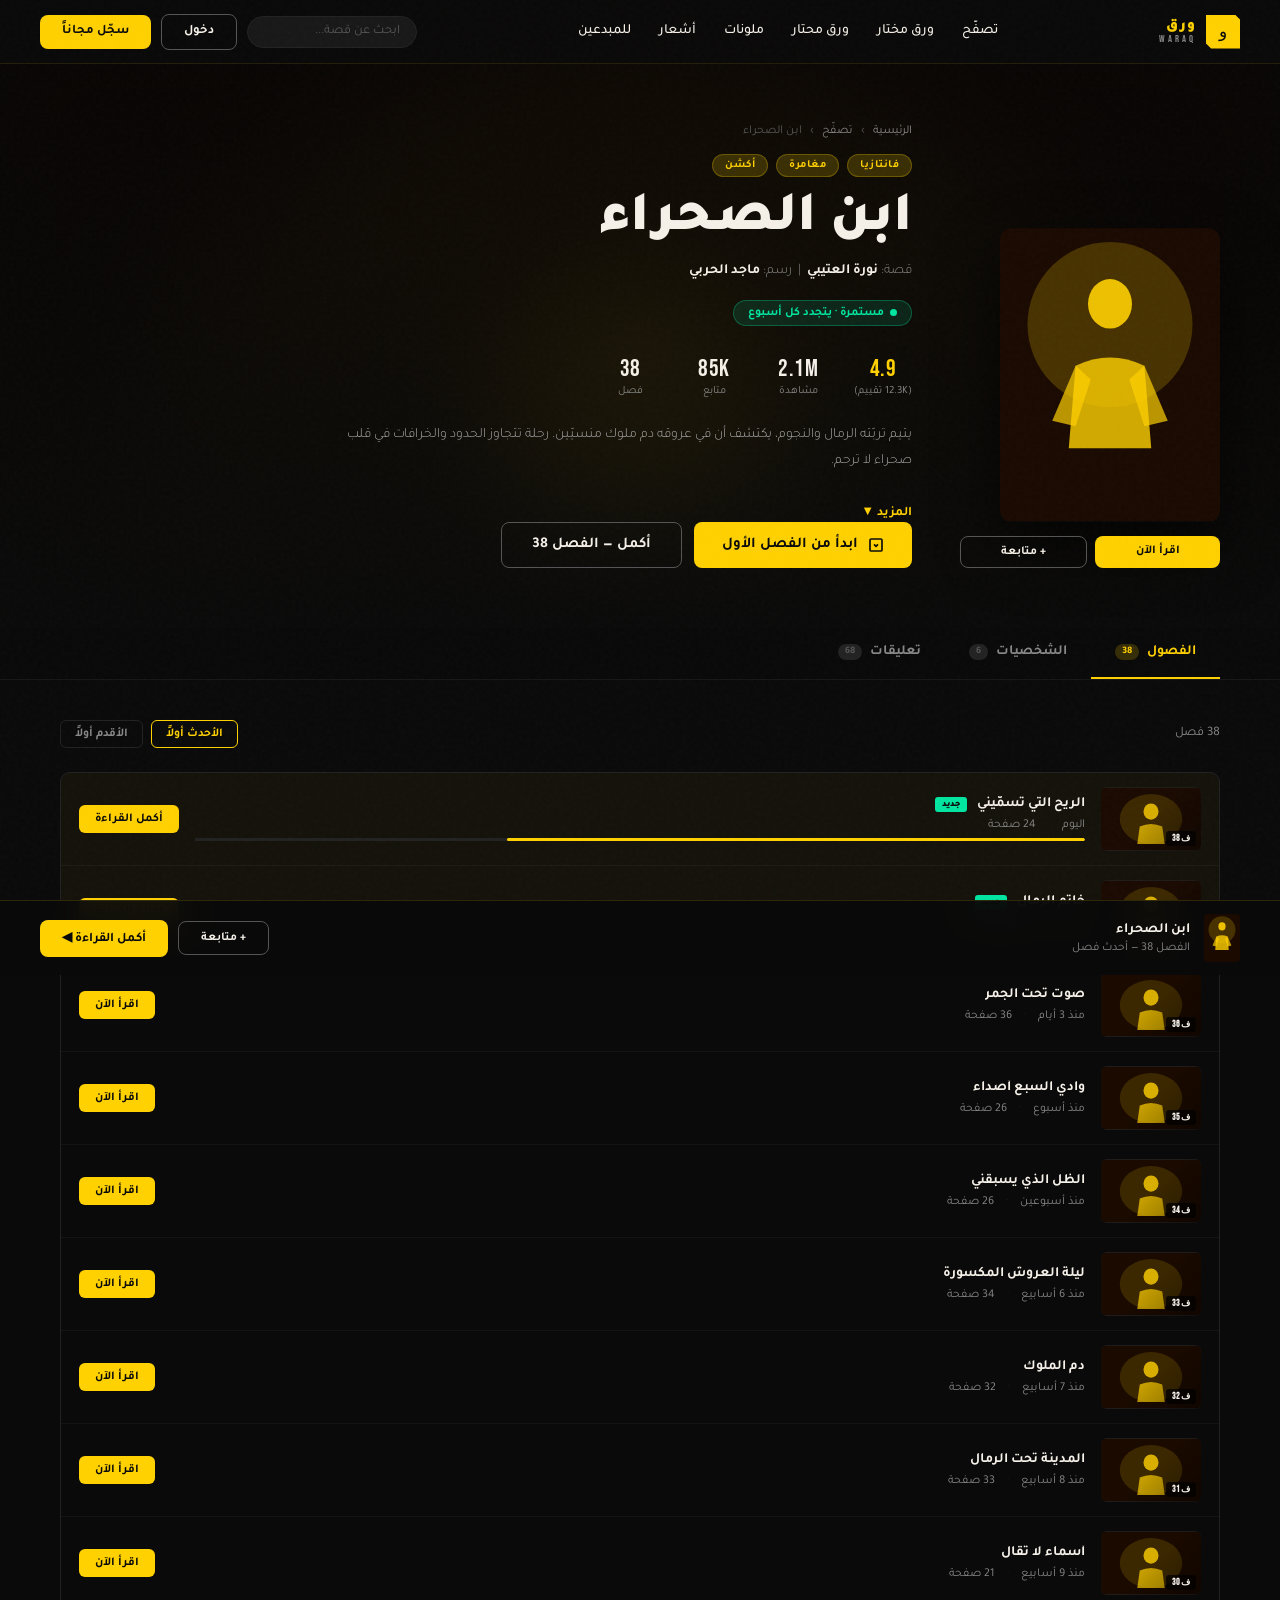
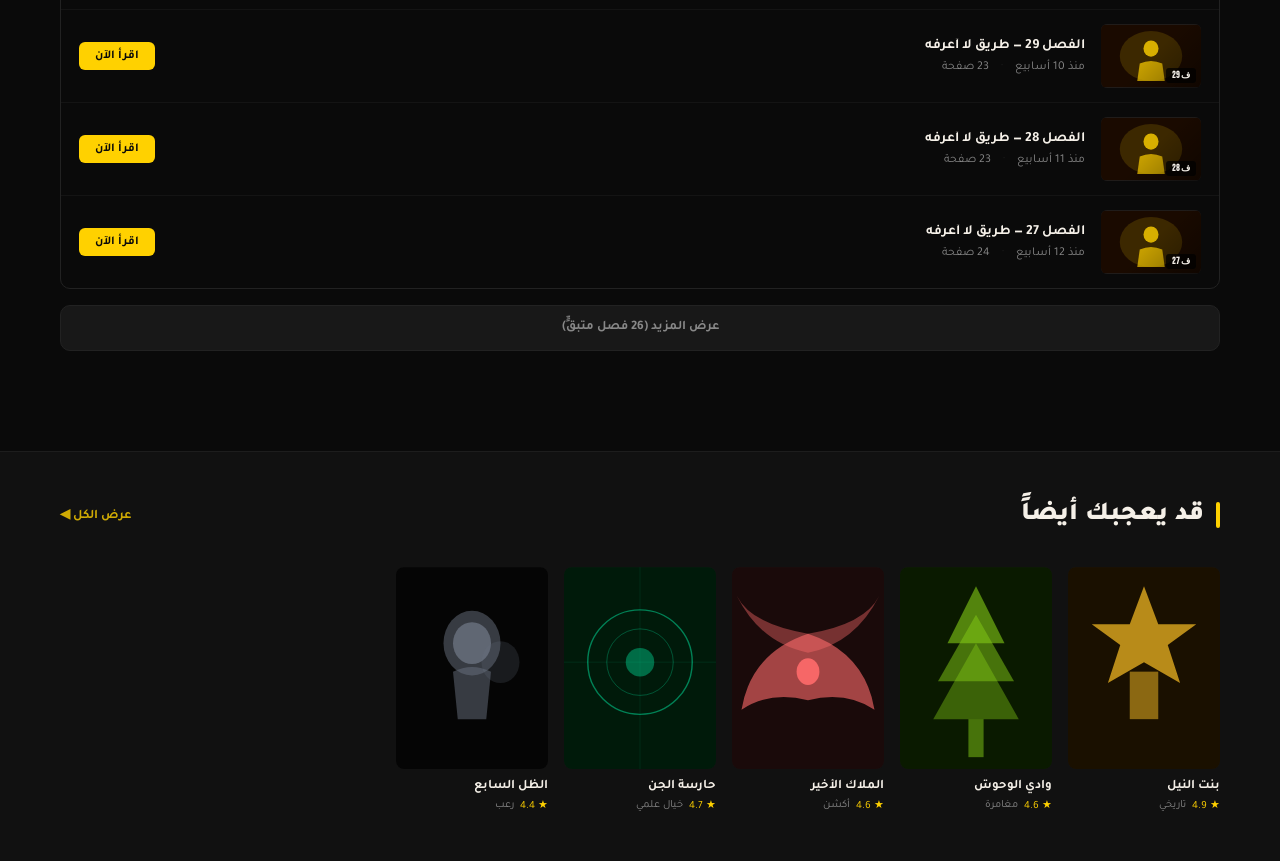
<file: series.html>
<!DOCTYPE html>
<html lang="ar" dir="rtl">
<head>
  <meta charset="UTF-8" />
  <meta name="viewport" content="width=device-width, initial-scale=1.0" />
  <title>ابن الصحراء | ورق WARAQ</title>
  <link rel="preconnect" href="https://fonts.googleapis.com">
  <link href="https://fonts.googleapis.com/css2?family=Tajawal:wght@300;400;500;700;900&family=Bebas+Neue&display=swap" rel="stylesheet">
  <link rel="stylesheet" href="style.css">
  <link rel="stylesheet" href="series.css">
</head>
<body>

<!-- ═══ NAVIGATION ═══ -->
<nav>
  <a class="nav-logo" href="index.html">
    <div class="nav-logo-icon"><span>و</span></div>
    <div class="nav-logo-text">
      <span class="nav-logo-ar">ورق</span>
      <span class="nav-logo-en">WARAQ</span>
    </div>
  </a>
  <ul class="nav-links">
    <li><a href="browse.html">تصفّح</a></li>
    <li><a href="index.html#schedule">ورق مختار</a></li>
    <li><a href="index.html#trending">ورق محتار</a></li>
    <li><a href="#trending">ملونات</a></li><li><a href="#trending">أشعار</a></li>
    
    <li><a href="#">للمبدعين</a></li>
  </ul>
  <div class="nav-actions">
    <input class="nav-search" type="text" placeholder="ابحث عن قصة...">
    <a class="btn btn-outline nav-btn-login" href="auth.html">دخول</a>
    <a class="btn btn-primary nav-btn-register" href="auth.html">سجّل مجاناً</a>
    <button class="nav-hamburger" id="nav-hamburger" aria-label="القائمة" aria-expanded="false">
      <span></span><span></span><span></span>
    </button>
  </div>
</nav>

<!-- Mobile drawer -->
<div class="nav-drawer" id="nav-drawer">
  <ul class="drawer-links">
    <li><a href="browse.html">تصفّح</a></li>
    <li><a href="index.html#schedule">ورق مختار</a></li>
    <li><a href="index.html#trending">ورق محتار</a></li>
    <li><a href="#trending">ملونات</a></li><li><a href="#trending">أشعار</a></li>
    
    <li><a href="#">للمبدعين</a></li>
  </ul>
  <input class="drawer-search" type="text" placeholder="ابحث عن قصة...">
  <div class="drawer-actions">
    <a class="btn btn-outline" href="auth.html">دخول</a>
    <a class="btn btn-primary" href="auth.html">سجّل مجاناً</a>
  </div>
</div>


<!-- ═══ SERIES HERO ═══ -->
<div class="series-hero">
  <!-- Blurred BG -->
  <div class="series-hero-bg">
    <div class="series-hero-bg-art" id="hero-bg-art"></div>
  </div>

  <!-- Cover -->
  <div class="series-cover">
    <div class="series-cover-art" id="cover-art"></div>
    <div class="series-cover-actions">
      <a class="btn btn-primary" href="reader.html">اقرأ الآن</a>
      <button class="btn btn-outline" id="follow-btn" onclick="toggleFollow()">+ متابعة</button>
    </div>
  </div>

  <!-- Info -->
  <div class="series-info">
    <div class="series-breadcrumb">
      <a href="index.html">الرئيسية</a>
      <span>›</span>
      <a href="browse.html">تصفّح</a>
      <span>›</span>
      <span>ابن الصحراء</span>
    </div>

    <div class="series-genres" id="series-genres"></div>
    <h1 class="series-title" id="series-title"></h1>
    <div class="series-author" id="series-author"></div>
    <div class="series-status" id="series-status"></div>

    <div class="series-stats">
      <div class="series-stat">
        <span class="series-stat-val yellow" id="stat-rating"></span>
        <span class="series-stat-label" id="stat-rating-count"></span>
      </div>
      <div class="series-stat">
        <span class="series-stat-val" id="stat-views"></span>
        <span class="series-stat-label">مشاهدة</span>
      </div>
      <div class="series-stat">
        <span class="series-stat-val" id="stat-follows"></span>
        <span class="series-stat-label">متابع</span>
      </div>
      <div class="series-stat">
        <span class="series-stat-val" id="stat-eps"></span>
        <span class="series-stat-label">فصل</span>
      </div>
    </div>

    <p class="series-desc" id="series-desc"></p>
    <button class="series-desc-toggle" id="desc-toggle">المزيد ▼</button>

    <div class="series-ctas">
      <a class="btn btn-primary btn-read btn-xl" href="reader.html">
        <svg viewBox="0 0 24 24" fill="none" stroke="currentColor" stroke-width="2.5"><path d="M5 3h14a2 2 0 0 1 2 2v14a2 2 0 0 1-2 2H5a2 2 0 0 1-2-2V5a2 2 0 0 1 2-2z"/><polyline points="9 11 12 14 15 11"/></svg>
        ابدأ من الفصل الأول
      </a>
      <a class="btn btn-outline btn-xl" href="reader.html">
        أكمل — الفصل 38
      </a>
    </div>
  </div>
</div>


<!-- ═══ TABS BAR ═══ -->
<div class="series-tabs-bar">
  <button class="series-tab active" data-tab="episodes" onclick="switchTab('episodes')">
    الفصول <span class="tab-count" id="tab-ep-count">38</span>
  </button>
  <button class="series-tab" data-tab="characters" onclick="switchTab('characters')">
    الشخصيات <span class="tab-count">6</span>
  </button>
  <button class="series-tab" data-tab="comments" onclick="switchTab('comments')">
    تعليقات <span class="tab-count">68</span>
  </button>
</div>


<!-- ═══ EPISODES PANEL ═══ -->
<div class="tab-panel active" id="panel-episodes">
  <div class="episodes-toolbar">
    <span class="episodes-count" id="episodes-count"></span>
    <div class="episodes-sort">
      <button class="sort-btn active" onclick="sortEpisodes(this, false)">الأحدث أولاً</button>
      <button class="sort-btn" onclick="sortEpisodes(this, true)">الأقدم أولاً</button>
    </div>
  </div>

  <div class="episodes-list" id="episodes-list"></div>
  <button class="load-more-btn" id="load-more-btn" onclick="loadMoreEpisodes()"></button>
</div>


<!-- ═══ CHARACTERS PANEL ═══ -->
<div class="tab-panel" id="panel-characters">
  <div class="characters-grid" id="characters-grid"></div>
</div>


<!-- ═══ COMMENTS PANEL ═══ -->
<div class="tab-panel" id="panel-comments">
  <div class="comments-header">
    <div class="comments-count" id="comments-count"></div>
    <div class="comments-sort-tabs">
      <button class="c-sort-btn active">الأحدث</button>
      <button class="c-sort-btn">الأكثر إعجاباً</button>
    </div>
  </div>

  <!-- Compose -->
  <div class="comment-compose">
    <div class="comment-avatar">أ</div>
    <div class="comment-input-wrap">
      <textarea class="comment-textarea" rows="3" placeholder="شاركنا رأيك في القصة..."></textarea>
      <div class="comment-input-actions">
        <button class="btn btn-primary" style="font-size:12px;padding:7px 18px">نشر التعليق</button>
      </div>
    </div>
  </div>

  <div class="comments-list" id="comments-list"></div>
</div>


<!-- ═══ RELATED SERIES ═══ -->
<div class="related-section">
  <div class="section-header">
    <h2 class="section-title">قد يعجبك أيضاً</h2>
    <a class="section-link" href="browse.html">عرض الكل ◀</a>
  </div>
  <div class="related-grid comics-grid" id="related-grid"></div>
</div>


<!-- ═══ STICKY READ BAR ═══ -->
<div class="sticky-bar" id="sticky-bar">
  <div class="sticky-bar-info">
    <div class="sticky-bar-cover" id="sticky-cover"></div>
    <div>
      <div class="sticky-bar-title" id="sticky-title"></div>
      <div class="sticky-bar-sub">الفصل 38 — أحدث فصل</div>
    </div>
  </div>
  <div class="sticky-bar-actions">
    <button class="btn btn-outline" style="font-size:12px" onclick="toggleFollow()">+ متابعة</button>
    <a class="btn btn-primary" href="reader.html" style="font-size:13px">أكمل القراءة ◀</a>
  </div>
</div>

<script src="series.js"></script>
</body>
</html>
</file>
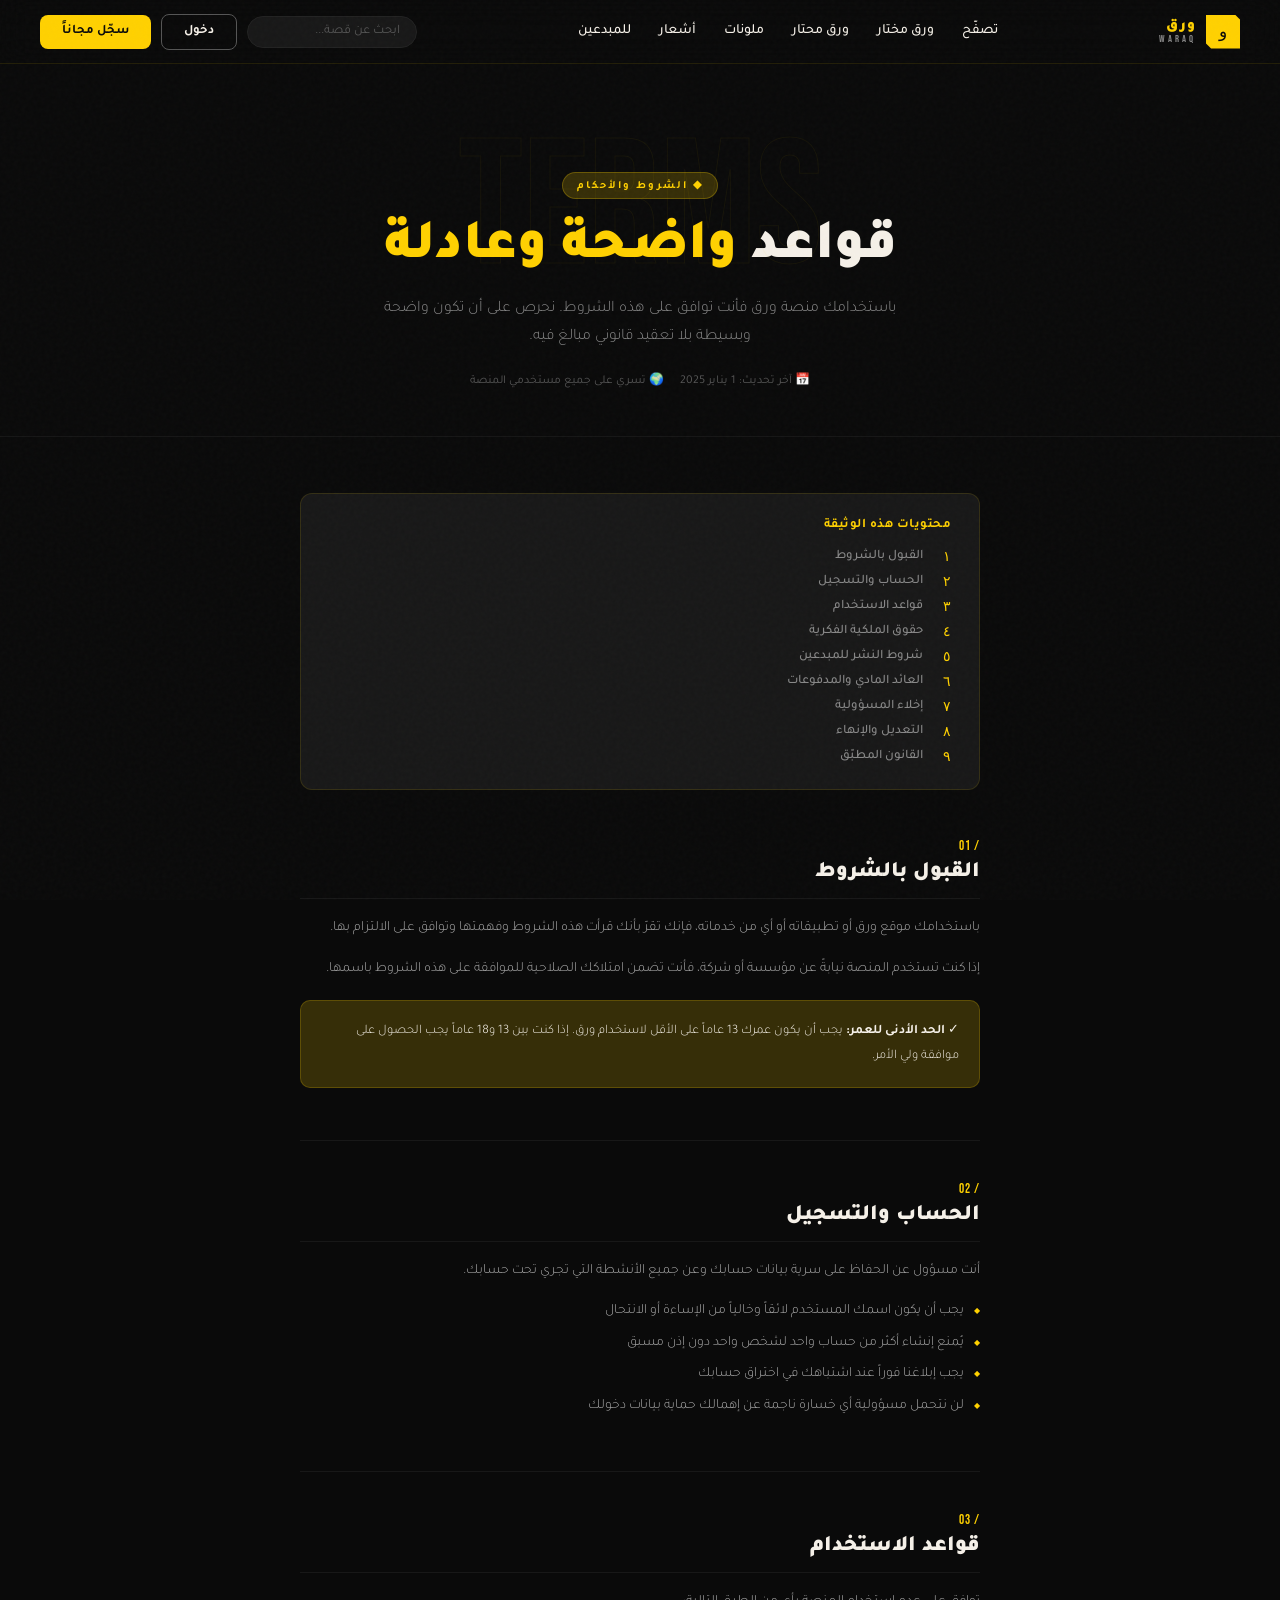
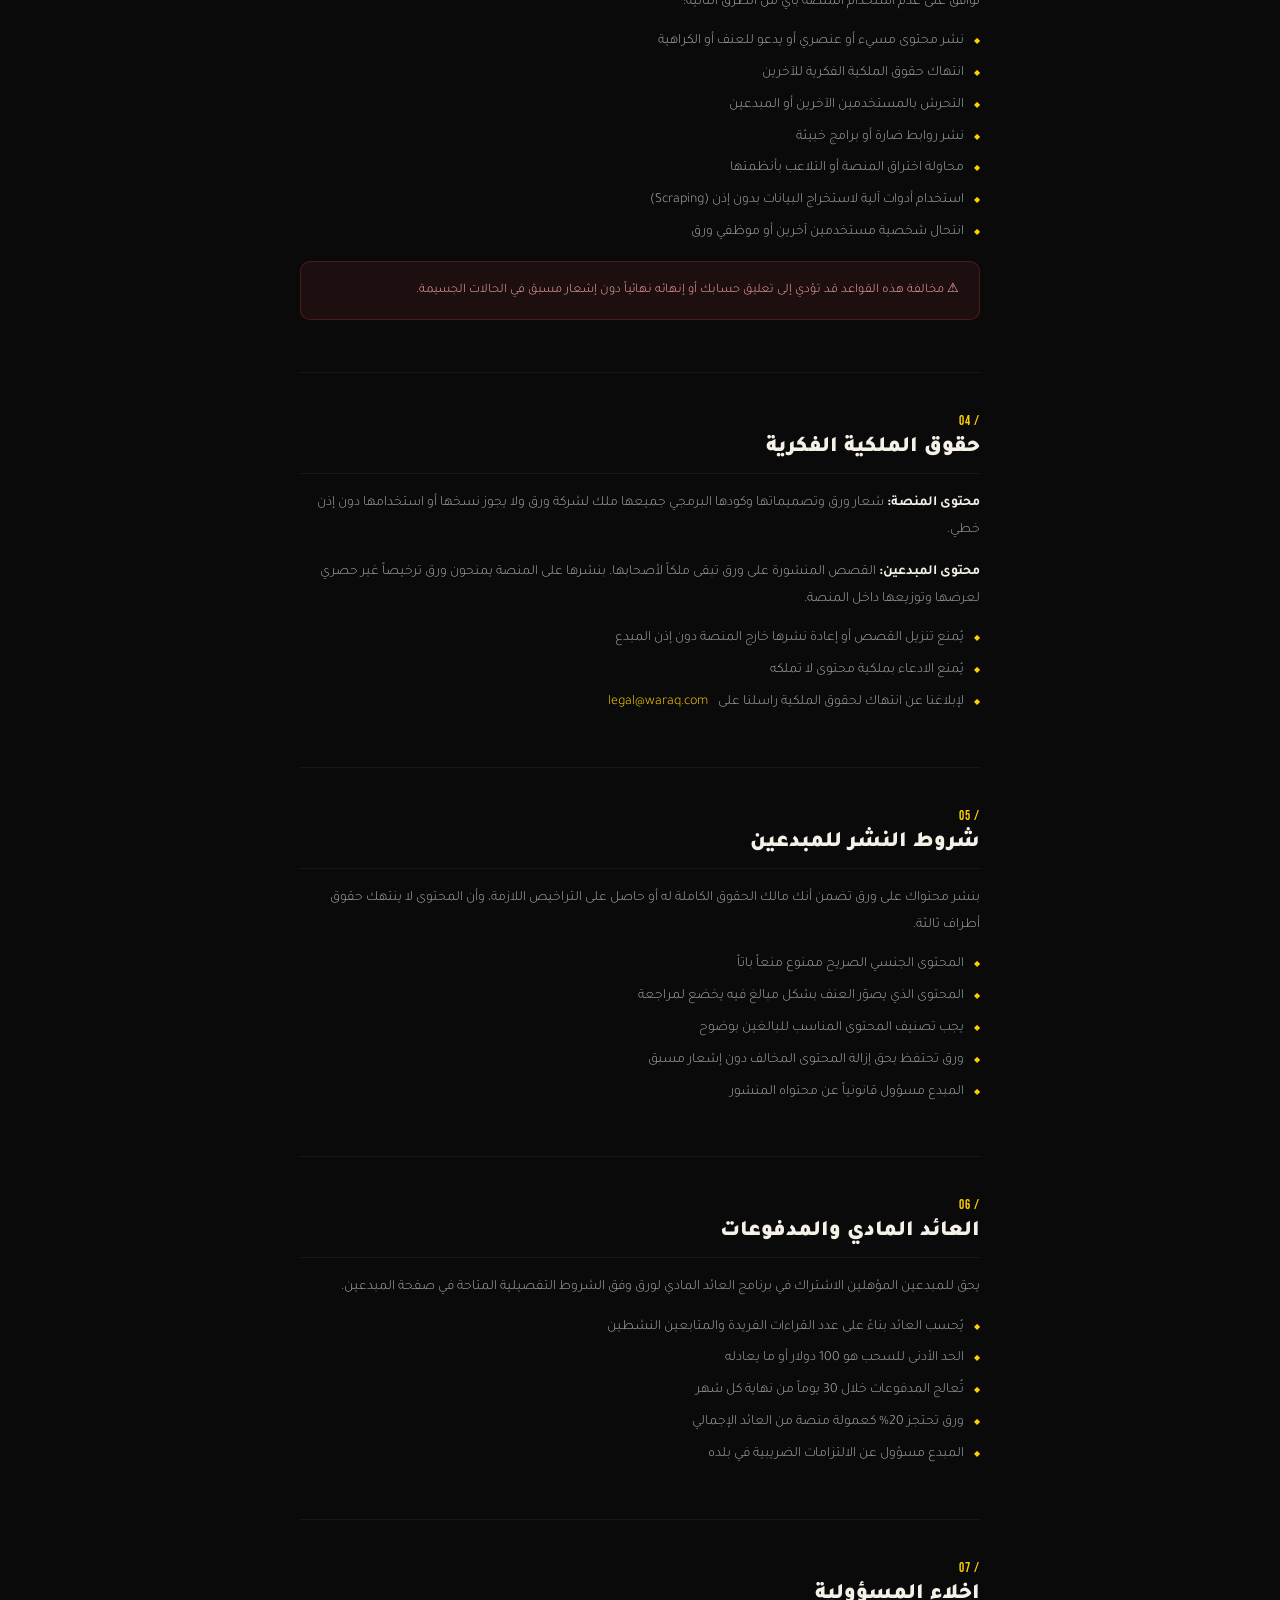
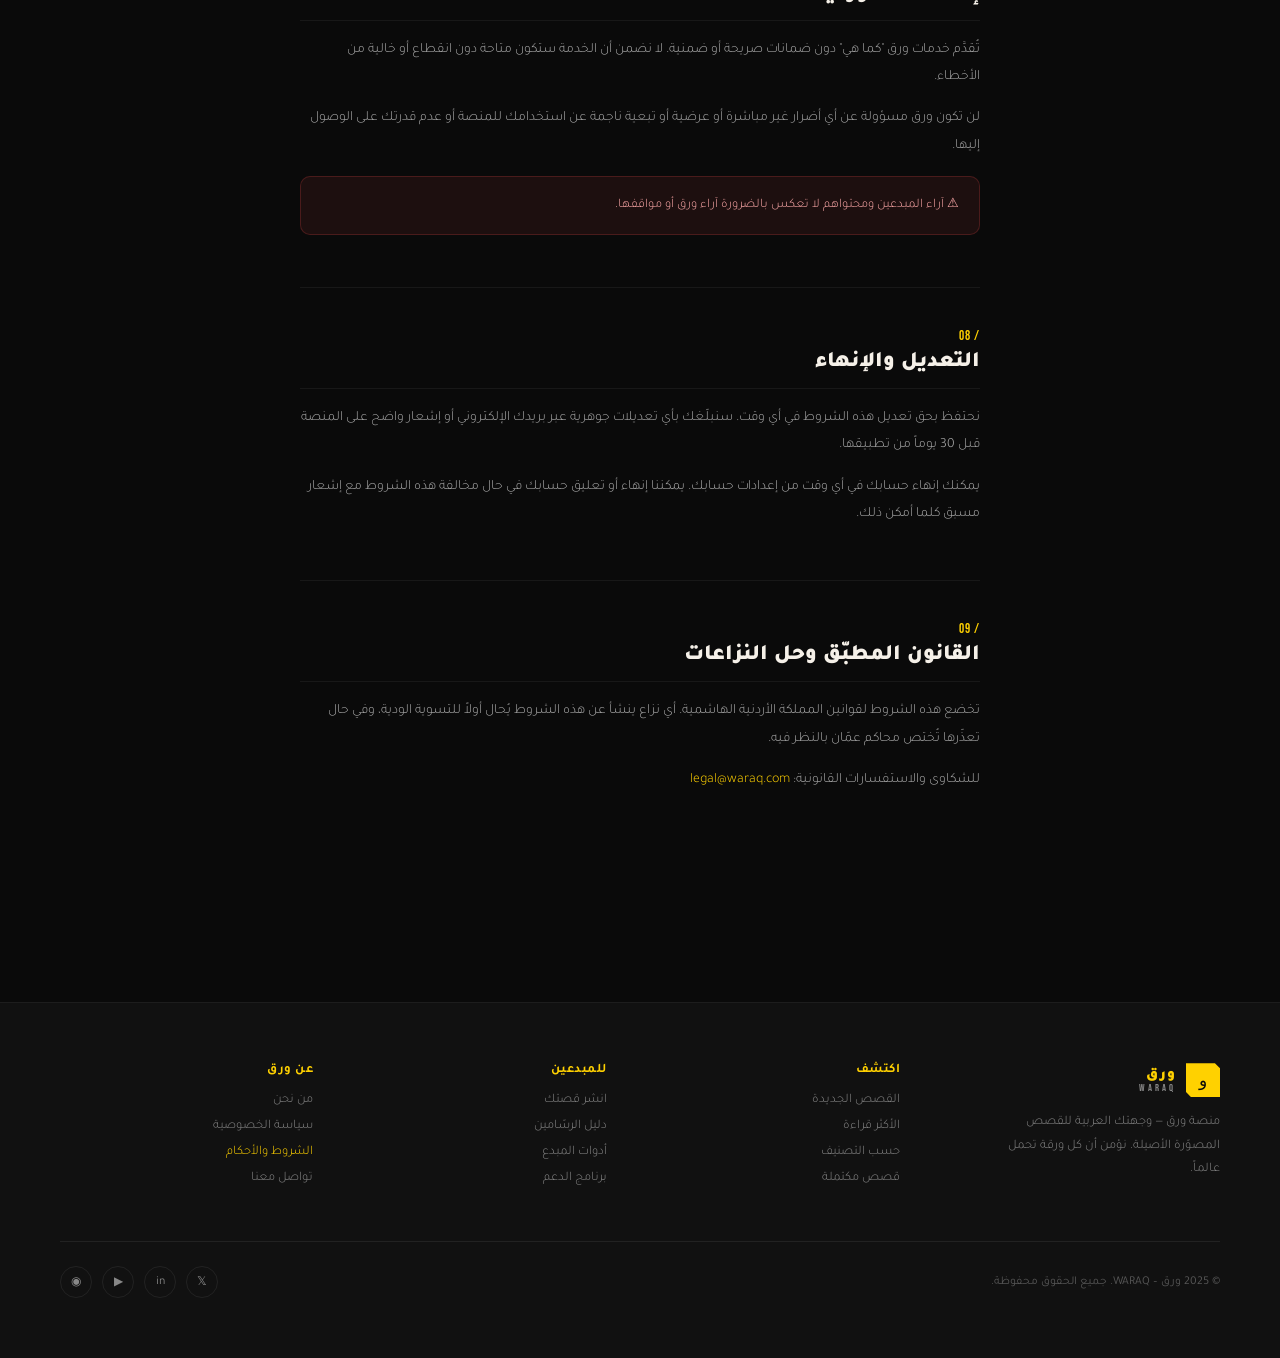
<file: terms.html>
<!DOCTYPE html>
<html lang="ar" dir="rtl">
<head>
  <meta charset="UTF-8"/>
  <meta name="viewport" content="width=device-width, initial-scale=1.0"/>
  <title>الشروط والأحكام | ورق WARAQ</title>
  <link rel="preconnect" href="https://fonts.googleapis.com">
  <link href="https://fonts.googleapis.com/css2?family=Tajawal:wght@300;400;500;700;900&family=Bebas+Neue&display=swap" rel="stylesheet">
  <link rel="stylesheet" href="style.css">
  <link rel="stylesheet" href="info.css">
</head>
<body>
<!-- ═══ NAVIGATION ═══ -->
<nav>
  <a class="nav-logo" href="index.html">
    <div class="nav-logo-icon"><span>و</span></div>
    <div class="nav-logo-text">
      <span class="nav-logo-ar">ورق</span>
      <span class="nav-logo-en">WARAQ</span>
    </div>
  </a>

  <ul class="nav-links">
    <li><a href="browse.html">تصفّح</a></li>
    <li><a href="#schedule">ورق مختار</a></li>
    <li><a href="#trending">ورق محتار</a></li>
    <li><a href="#trending">ملونات</a></li><li><a href="#trending">أشعار</a></li>
    
    <li><a href="#creators">للمبدعين</a></li>
  </ul>

  <div class="nav-actions">
    <input class="nav-search" type="text" placeholder="ابحث عن قصة...">
    <a class="btn btn-outline nav-btn-login" href="auth.html">دخول</a>
    <a class="btn btn-primary nav-btn-register" href="auth.html">سجّل مجاناً</a>
    <button class="nav-hamburger" id="nav-hamburger" aria-label="القائمة" aria-expanded="false">
      <span></span><span></span><span></span>
    </button>
  </div>
</nav>

<!-- Mobile drawer -->
<div class="nav-drawer" id="nav-drawer" role="dialog" aria-label="القائمة الرئيسية">
  <ul class="drawer-links">
    <li><a href="browse.html">تصفّح</a></li>
    <li><a href="#schedule">ورق مختار</a></li>
    <li><a href="#trending">ورق محتار</a></li>
    <li><a href="#trending">ملونات</a></li><li><a href="#trending">أشعار</a></li>
    
    <li><a href="#creators">للمبدعين</a></li>
  </ul>
  <input class="drawer-search" type="text" placeholder="ابحث عن قصة...">
  <div class="drawer-actions">
    <a class="btn btn-outline" href="auth.html">دخول</a>
    <a class="btn btn-primary" href="auth.html">سجّل مجاناً</a>
  </div>
</div>

<div class="info-page">
  <div class="info-hero" data-bg-text="TERMS">
    <div class="info-hero-label">◆ الشروط والأحكام</div>
    <h1 class="info-hero-title">قواعد <span>واضحة وعادلة</span></h1>
    <p class="info-hero-sub">باستخدامك منصة ورق فأنت توافق على هذه الشروط. نحرص على أن تكون واضحة وبسيطة بلا تعقيد قانوني مبالغ فيه.</p>
    <div class="info-hero-meta">
      <span>📅 آخر تحديث: 1 يناير 2025</span>
      <span>🌍 تسري على جميع مستخدمي المنصة</span>
    </div>
  </div>

  <div class="info-content">

    <div class="info-toc">
      <div class="info-toc-title">محتويات هذه الوثيقة</div>
      <ol class="info-toc-list">
        <li><a href="#t1">القبول بالشروط</a></li>
        <li><a href="#t2">الحساب والتسجيل</a></li>
        <li><a href="#t3">قواعد الاستخدام</a></li>
        <li><a href="#t4">حقوق الملكية الفكرية</a></li>
        <li><a href="#t5">شروط النشر للمبدعين</a></li>
        <li><a href="#t6">العائد المادي والمدفوعات</a></li>
        <li><a href="#t7">إخلاء المسؤولية</a></li>
        <li><a href="#t8">التعديل والإنهاء</a></li>
        <li><a href="#t9">القانون المطبّق</a></li>
      </ol>
    </div>

    <div class="info-section" id="t1">
      <div class="info-section-num">/ 01</div>
      <h2 class="info-section-title">القبول بالشروط</h2>
      <p>باستخدامك موقع ورق أو تطبيقاته أو أي من خدماته، فإنك تقرّ بأنك قرأت هذه الشروط وفهمتها وتوافق على الالتزام بها.</p>
      <p>إذا كنت تستخدم المنصة نيابةً عن مؤسسة أو شركة، فأنت تضمن امتلاكك الصلاحية للموافقة على هذه الشروط باسمها.</p>
      <div class="info-highlight">
        <p>✓ <strong>الحد الأدنى للعمر:</strong> يجب أن يكون عمرك 13 عاماً على الأقل لاستخدام ورق. إذا كنت بين 13 و18 عاماً يجب الحصول على موافقة ولي الأمر.</p>
      </div>
    </div>

    <div class="info-divider"></div>

    <div class="info-section" id="t2">
      <div class="info-section-num">/ 02</div>
      <h2 class="info-section-title">الحساب والتسجيل</h2>
      <p>أنت مسؤول عن الحفاظ على سرية بيانات حسابك وعن جميع الأنشطة التي تجري تحت حسابك.</p>
      <ul class="info-list">
        <li>يجب أن يكون اسمك المستخدم لائقاً وخالياً من الإساءة أو الانتحال</li>
        <li>يُمنع إنشاء أكثر من حساب واحد لشخص واحد دون إذن مسبق</li>
        <li>يجب إبلاغنا فوراً عند اشتباهك في اختراق حسابك</li>
        <li>لن نتحمل مسؤولية أي خسارة ناجمة عن إهمالك حماية بيانات دخولك</li>
      </ul>
    </div>

    <div class="info-divider"></div>

    <div class="info-section" id="t3">
      <div class="info-section-num">/ 03</div>
      <h2 class="info-section-title">قواعد الاستخدام</h2>
      <p>توافق على عدم استخدام المنصة بأي من الطرق التالية:</p>
      <ul class="info-list">
        <li>نشر محتوى مسيء أو عنصري أو يدعو للعنف أو الكراهية</li>
        <li>انتهاك حقوق الملكية الفكرية للآخرين</li>
        <li>التحرش بالمستخدمين الآخرين أو المبدعين</li>
        <li>نشر روابط ضارة أو برامج خبيثة</li>
        <li>محاولة اختراق المنصة أو التلاعب بأنظمتها</li>
        <li>استخدام أدوات آلية لاستخراج البيانات بدون إذن (Scraping)</li>
        <li>انتحال شخصية مستخدمين آخرين أو موظفي ورق</li>
      </ul>
      <div class="info-warning">
        <p>⚠ مخالفة هذه القواعد قد تؤدي إلى تعليق حسابك أو إنهائه نهائياً دون إشعار مسبق في الحالات الجسيمة.</p>
      </div>
    </div>

    <div class="info-divider"></div>

    <div class="info-section" id="t4">
      <div class="info-section-num">/ 04</div>
      <h2 class="info-section-title">حقوق الملكية الفكرية</h2>
      <p><strong>محتوى المنصة:</strong> شعار ورق وتصميماتها وكودها البرمجي جميعها ملك لشركة ورق ولا يجوز نسخها أو استخدامها دون إذن خطي.</p>
      <p><strong>محتوى المبدعين:</strong> القصص المنشورة على ورق تبقى ملكاً لأصحابها. بنشرها على المنصة يمنحون ورق ترخيصاً غير حصري لعرضها وتوزيعها داخل المنصة.</p>
      <ul class="info-list">
        <li>يُمنع تنزيل القصص أو إعادة نشرها خارج المنصة دون إذن المبدع</li>
        <li>يُمنع الادعاء بملكية محتوى لا تملكه</li>
        <li>لإبلاغنا عن انتهاك لحقوق الملكية راسلنا على <a href="mailto:legal@waraq.com">legal@waraq.com</a></li>
      </ul>
    </div>

    <div class="info-divider"></div>

    <div class="info-section" id="t5">
      <div class="info-section-num">/ 05</div>
      <h2 class="info-section-title">شروط النشر للمبدعين</h2>
      <p>بنشر محتواك على ورق تضمن أنك مالك الحقوق الكاملة له أو حاصل على التراخيص اللازمة، وأن المحتوى لا ينتهك حقوق أطراف ثالثة.</p>
      <ul class="info-list">
        <li>المحتوى الجنسي الصريح ممنوع منعاً باتاً</li>
        <li>المحتوى الذي يصوّر العنف بشكل مبالغ فيه يخضع لمراجعة</li>
        <li>يجب تصنيف المحتوى المناسب للبالغين بوضوح</li>
        <li>ورق تحتفظ بحق إزالة المحتوى المخالف دون إشعار مسبق</li>
        <li>المبدع مسؤول قانونياً عن محتواه المنشور</li>
      </ul>
    </div>

    <div class="info-divider"></div>

    <div class="info-section" id="t6">
      <div class="info-section-num">/ 06</div>
      <h2 class="info-section-title">العائد المادي والمدفوعات</h2>
      <p>يحق للمبدعين المؤهلين الاشتراك في برنامج العائد المادي لورق وفق الشروط التفصيلية المتاحة في صفحة المبدعين.</p>
      <ul class="info-list">
        <li>يُحسب العائد بناءً على عدد القراءات الفريدة والمتابعين النشطين</li>
        <li>الحد الأدنى للسحب هو 100 دولار أو ما يعادله</li>
        <li>تُعالج المدفوعات خلال 30 يوماً من نهاية كل شهر</li>
        <li>ورق تحتجز 20٪ كعمولة منصة من العائد الإجمالي</li>
        <li>المبدع مسؤول عن الالتزامات الضريبية في بلده</li>
      </ul>
    </div>

    <div class="info-divider"></div>

    <div class="info-section" id="t7">
      <div class="info-section-num">/ 07</div>
      <h2 class="info-section-title">إخلاء المسؤولية</h2>
      <p>تُقدَّم خدمات ورق "كما هي" دون ضمانات صريحة أو ضمنية. لا نضمن أن الخدمة ستكون متاحة دون انقطاع أو خالية من الأخطاء.</p>
      <p>لن تكون ورق مسؤولة عن أي أضرار غير مباشرة أو عرضية أو تبعية ناجمة عن استخدامك للمنصة أو عدم قدرتك على الوصول إليها.</p>
      <div class="info-warning">
        <p>⚠ آراء المبدعين ومحتواهم لا تعكس بالضرورة آراء ورق أو مواقفها.</p>
      </div>
    </div>

    <div class="info-divider"></div>

    <div class="info-section" id="t8">
      <div class="info-section-num">/ 08</div>
      <h2 class="info-section-title">التعديل والإنهاء</h2>
      <p>نحتفظ بحق تعديل هذه الشروط في أي وقت. سنبلّغك بأي تعديلات جوهرية عبر بريدك الإلكتروني أو إشعار واضح على المنصة قبل 30 يوماً من تطبيقها.</p>
      <p>يمكنك إنهاء حسابك في أي وقت من إعدادات حسابك. يمكننا إنهاء أو تعليق حسابك في حال مخالفة هذه الشروط مع إشعار مسبق كلما أمكن ذلك.</p>
    </div>

    <div class="info-divider"></div>

    <div class="info-section" id="t9">
      <div class="info-section-num">/ 09</div>
      <h2 class="info-section-title">القانون المطبّق وحل النزاعات</h2>
      <p>تخضع هذه الشروط لقوانين المملكة الأردنية الهاشمية. أي نزاع ينشأ عن هذه الشروط يُحال أولاً للتسوية الودية، وفي حال تعذّرها تُختص محاكم عمّان بالنظر فيه.</p>
      <p>للشكاوى والاستفسارات القانونية: <a href="mailto:legal@waraq.com">legal@waraq.com</a></p>
    </div>

  </div>
</div>

<!-- ═══ FOOTER ═══ -->
<footer>
  <div class="footer-top">
    <div class="footer-brand">
      <a class="nav-logo" href="index.html">
        <div class="nav-logo-icon"><span>و</span></div>
        <div class="nav-logo-text">
          <span class="nav-logo-ar">ورق</span>
          <span class="nav-logo-en">WARAQ</span>
        </div>
      </a>
      <p>منصة ورق — وجهتك العربية للقصص المصوّرة الأصيلة. نؤمن أن كل ورقة تحمل عالماً.</p>
    </div>
    <div class="footer-links-grid">
      <div class="footer-col">
        <h4>اكتشف</h4>
        <a href="#">القصص الجديدة</a>
        <a href="#">الأكثر قراءة</a>
        <a href="#">حسب التصنيف</a>
        <a href="#">قصص مكتملة</a>
      </div>
      <div class="footer-col">
        <h4>للمبدعين</h4>
        <a href="#">انشر قصتك</a>
        <a href="#">دليل الرسّامين</a>
        <a href="#">أدوات المبدع</a>
        <a href="#">برنامج الدعم</a>
      </div>
      <div class="footer-col">
        <h4>عن ورق</h4>
        <a href="about.html">من نحن</a>
        <a href="privacy.html">سياسة الخصوصية</a>
        <a href="terms.html" style="color:var(--yellow)">الشروط والأحكام</a>
        <a href="#">تواصل معنا</a>
      </div>
    </div>
  </div>
  <div class="footer-bottom">
    <span>© 2025 ورق – WARAQ. جميع الحقوق محفوظة.</span>
    <div class="footer-socials">
      <a class="social-btn" href="#" aria-label="تويتر">𝕏</a>
      <a class="social-btn" href="#" aria-label="لينكدإن">in</a>
      <a class="social-btn" href="#" aria-label="يوتيوب">▶</a>
      <a class="social-btn" href="#" aria-label="إنستغرام">◉</a>
    </div>
  </div>
</footer>

<script>
  const h = document.getElementById('nav-hamburger'), d = document.getElementById('nav-drawer');
  h?.addEventListener('click', () => { const o = d.classList.toggle('open'); h.classList.toggle('open',o); document.body.style.overflow = o?'hidden':''; });
</script>
</body>
</html>
</file>
<file: style.css>
/* ══════════════════════════════════════════
   WARAQ | ورق — Main Stylesheet
   ══════════════════════════════════════════ */

/* ─── VARIABLES ─── */
:root {
  --yellow: #FFD100;
  --yellow-dim: #C9A500;
  --yellow-glow: rgba(255, 209, 0, 0.18);
  --black: #0A0A0A;
  --dark: #111111;
  --dark2: #181818;
  --dark3: #222222;
  --white: #F5F0E8;
  --gray: #888;
  --gray2: #555;
  --radius: 8px;
  --font-arabic: 'Tajawal', sans-serif;
  --font-display: 'Bebas Neue', sans-serif;
  --nav-height: 64px;
}

/* ─── RESET ─── */
*, *::before, *::after { box-sizing: border-box; margin: 0; padding: 0; }
html { scroll-behavior: smooth; }
body {
  background: var(--black);
  color: var(--white);
  font-family: var(--font-arabic);
  overflow-x: hidden;
}

/* ─── SCROLLBAR ─── */
::-webkit-scrollbar { width: 5px; }
::-webkit-scrollbar-track { background: var(--dark); }
::-webkit-scrollbar-thumb { background: var(--yellow); border-radius: 3px; }

/* ─── NOISE OVERLAY ─── */
body::before {
  content: '';
  position: fixed; inset: 0;
  background-image: url("data:image/svg+xml,%3Csvg viewBox='0 0 256 256' xmlns='http://www.w3.org/2000/svg'%3E%3Cfilter id='noise'%3E%3CfeTurbulence type='fractalNoise' baseFrequency='0.9' numOctaves='4' stitchTiles='stitch'/%3E%3C/filter%3E%3Crect width='100%25' height='100%25' filter='url(%23noise)' opacity='1'/%3E%3C/svg%3E");
  opacity: 0.025;
  pointer-events: none;
  z-index: 9999;
}


/* ══════════════════════════════════════════
   NAVIGATION
   ══════════════════════════════════════════ */
nav {
  position: fixed; top: 0; left: 0; right: 0;
  z-index: 1000;
  display: flex; align-items: center; justify-content: space-between;
  padding: 0 40px;
  height: var(--nav-height);
  background: rgba(10,10,10,0.9);
  backdrop-filter: blur(16px);
  -webkit-backdrop-filter: blur(16px);
  border-bottom: 1px solid rgba(255,209,0,0.1);
  gap: 16px;
}

/* Logo */
.nav-logo {
  display: flex; align-items: center; gap: 10px;
  text-decoration: none; flex-shrink: 0;
}
.nav-logo-icon {
  width: 34px; height: 34px;
  background: var(--yellow);
  display: flex; align-items: center; justify-content: center;
  clip-path: polygon(0 0, 85% 0, 100% 15%, 100% 100%, 15% 100%, 0 85%);
  flex-shrink: 0;
}
.nav-logo-icon span { font-family: var(--font-display); font-size: 17px; color: var(--black); }
.nav-logo-text { display: flex; flex-direction: column; line-height: 1; }
.nav-logo-ar { font-size: 15px; font-weight: 900; color: var(--yellow); letter-spacing: 1px; }
.nav-logo-en { font-family: var(--font-display); font-size: 10px; color: var(--gray); letter-spacing: 3px; }

/* Desktop links */
.nav-links {
  display: flex; gap: 28px; list-style: none;
  direction: rtl;
  flex: 1; justify-content: center;
}
.nav-links a {
  text-decoration: none; color: var(--white);
  font-size: 14px; font-weight: 500;
  position: relative; padding-bottom: 4px;
  transition: color 0.2s; white-space: nowrap;
}
.nav-links a::after {
  content: '';
  position: absolute; bottom: 0; right: 0;
  width: 0; height: 2px;
  background: var(--yellow);
  transition: width 0.3s;
}
.nav-links a:hover { color: var(--yellow); }
.nav-links a:hover::after { width: 100%; }

/* Nav actions */
.nav-actions { display: flex; align-items: center; gap: 10px; flex-shrink: 0; }
.nav-search {
  background: var(--dark2);
  border: 1px solid var(--dark3);
  border-radius: 20px;
  padding: 7px 16px;
  color: var(--white);
  font-family: var(--font-arabic);
  font-size: 13px;
  outline: none;
  width: 170px;
  transition: border-color 0.2s, width 0.3s;
  direction: rtl;
}
.nav-search:focus { border-color: var(--yellow); width: 210px; }
.nav-search::placeholder { color: var(--gray2); }

/* Hamburger */
.nav-hamburger {
  display: none;
  background: none; border: none;
  cursor: pointer; padding: 6px;
  flex-direction: column; gap: 5px;
  flex-shrink: 0;
}
.nav-hamburger span {
  display: block; width: 22px; height: 2px;
  background: var(--white); border-radius: 2px;
  transition: all 0.3s;
}
.nav-hamburger.open span:nth-child(1) { transform: translateY(7px) rotate(45deg); }
.nav-hamburger.open span:nth-child(2) { opacity: 0; }
.nav-hamburger.open span:nth-child(3) { transform: translateY(-7px) rotate(-45deg); }

/* Mobile drawer */
.nav-drawer {
  display: none;
  position: fixed; top: var(--nav-height); left: 0; right: 0;
  background: rgba(10,10,10,0.97);
  backdrop-filter: blur(20px);
  -webkit-backdrop-filter: blur(20px);
  border-bottom: 1px solid rgba(255,209,0,0.1);
  z-index: 999;
  flex-direction: column;
  padding: 20px 24px 28px;
  gap: 0;
  transform: translateY(-8px);
  opacity: 0;
  transition: opacity 0.25s, transform 0.25s;
  pointer-events: none;
}
.nav-drawer.open {
  transform: translateY(0);
  opacity: 1;
  pointer-events: all;
}
.nav-drawer .drawer-links {
  list-style: none; direction: rtl;
  display: flex; flex-direction: column; gap: 0;
  border-bottom: 1px solid var(--dark3);
  margin-bottom: 16px;
  padding-bottom: 16px;
}
.nav-drawer .drawer-links li a {
  display: block; padding: 13px 0;
  text-decoration: none; color: var(--white);
  font-size: 16px; font-weight: 600;
  border-bottom: 1px solid rgba(255,255,255,0.04);
  transition: color 0.2s;
}
.nav-drawer .drawer-links li:last-child a { border-bottom: none; }
.nav-drawer .drawer-links li a:hover { color: var(--yellow); }
.nav-drawer .drawer-search {
  background: var(--dark2);
  border: 1px solid var(--dark3);
  border-radius: 20px;
  padding: 10px 16px;
  color: var(--white);
  font-family: var(--font-arabic);
  font-size: 14px;
  outline: none;
  width: 100%;
  direction: rtl;
  margin-bottom: 14px;
}
.nav-drawer .drawer-search:focus { border-color: var(--yellow); }
.nav-drawer .drawer-actions { display: flex; gap: 10px; }
.nav-drawer .drawer-actions .btn { flex: 1; text-align: center; }


/* ══════════════════════════════════════════
   BUTTONS
   ══════════════════════════════════════════ */
.btn {
  display: inline-block;
  padding: 9px 22px; border-radius: var(--radius);
  font-family: var(--font-arabic); font-size: 13px; font-weight: 700;
  cursor: pointer; border: none; text-decoration: none;
  transition: all 0.2s; text-align: center;
}
.btn-outline {
  background: transparent;
  border: 1.5px solid var(--gray2);
  color: var(--white);
}
.btn-outline:hover { border-color: var(--yellow); color: var(--yellow); }
.btn-primary { background: var(--yellow); color: var(--black); }
.btn-primary:hover { background: #ffe44d; transform: translateY(-1px); }
.btn-xl { padding: 13px 30px; font-size: 15px; }


/* ══════════════════════════════════════════
   HERO
   ══════════════════════════════════════════ */
.hero {
  min-height: 100vh;
  display: grid; grid-template-columns: 1fr 1fr;
  align-items: center;
  padding: calc(var(--nav-height) + 60px) 80px 80px;
  position: relative; overflow: hidden;
  gap: 60px;
}
.hero::before {
  content: 'WARAQ';
  position: absolute;
  font-family: var(--font-display);
  font-size: clamp(100px, 18vw, 260px);
  color: transparent;
  -webkit-text-stroke: 1px rgba(255,209,0,0.06);
  bottom: -10px; left: -10px;
  pointer-events: none; user-select: none; line-height: 1;
}

.hero-content { position: relative; z-index: 2; }

.hero-badge {
  display: inline-flex; align-items: center; gap: 8px;
  background: var(--yellow-glow);
  border: 1px solid rgba(255,209,0,0.3);
  border-radius: 20px; padding: 6px 14px;
  font-size: 12px; color: var(--yellow); font-weight: 700; letter-spacing: 1px;
  margin-bottom: 22px;
  animation: fadeUp 0.6s ease both;
}
.hero-badge::before { content: '◆'; font-size: 8px; }

.hero h1 {
  font-size: clamp(36px, 5vw, 76px);
  font-weight: 900; line-height: 1.1;
  margin-bottom: 18px;
  animation: fadeUp 0.6s 0.1s ease both;
}
.hero h1 span { color: var(--yellow); }

.hero p {
  font-size: 15px; color: var(--gray); line-height: 1.85;
  max-width: 420px; margin-bottom: 32px;
  animation: fadeUp 0.6s 0.2s ease both; font-weight: 300;
}

.hero-ctas {
  display: flex; gap: 12px; flex-wrap: wrap;
  animation: fadeUp 0.6s 0.3s ease both;
}

.hero-stats {
  display: flex; gap: 32px; margin-top: 48px; flex-wrap: wrap;
  animation: fadeUp 0.6s 0.4s ease both;
}
.hero-stat { display: flex; flex-direction: column; gap: 2px; }
.hero-stat-num { font-family: var(--font-display); font-size: 30px; color: var(--yellow); letter-spacing: 1px; }
.hero-stat-label { font-size: 12px; color: var(--gray); }

/* Hero Visual */
.hero-visual {
  position: relative; z-index: 2;
  display: flex; align-items: center; justify-content: center;
  animation: fadeUp 0.8s 0.2s ease both;
}
.hero-comic-stack { position: relative; width: 300px; height: 420px; }
.hero-comic-card {
  position: absolute; border-radius: 12px;
  overflow: hidden; box-shadow: 0 30px 80px rgba(0,0,0,0.6);
}
.hero-comic-card.back  { width: 240px; height: 340px; top: 40px; right: -20px; transform: rotate(6deg);  filter: brightness(0.5); }
.hero-comic-card.mid   { width: 240px; height: 340px; top: 20px; right: 10px;  transform: rotate(2deg);  filter: brightness(0.7); }
.hero-comic-card.front { width: 260px; height: 370px; top: 0;    right: 20px;  transform: rotate(-2deg); transition: transform 0.4s; }
.hero-comic-card.front:hover { transform: rotate(0deg) scale(1.02); }

.comic-cover-placeholder {
  width: 100%; height: 100%;
  display: flex; flex-direction: column;
  align-items: center; justify-content: flex-end;
  padding: 20px; position: relative; overflow: hidden;
}
.cover-art { position: absolute; inset: 0; display: flex; align-items: center; justify-content: center; }
.cover-art svg { width: 100%; height: 100%; }
.comic-cover-placeholder .cover-info {
  position: relative; z-index: 2; text-align: center; width: 100%;
  background: linear-gradient(to top, rgba(0,0,0,0.9) 0%, transparent 100%);
  padding: 30px 10px 10px;
}
.cover-title { font-size: 16px; font-weight: 900; color: var(--white); }
.cover-genre { font-size: 11px; color: var(--yellow); margin-top: 4px; }

/* ══════════════════════════════════════════
   COMPETITION HERO
   ══════════════════════════════════════════ */
.comp-hero {
  background: var(--dark2);
  border: 1px solid rgba(255,209,0,0.12);
  border-radius: 16px;
  padding: 52px 48px;
  display: grid;
  grid-template-columns: 1fr 220px;
  gap: 40px;
  align-items: center;
  position: relative;
  overflow: hidden;
}
.comp-bg-text {
  position: absolute; bottom: -30px; left: -10px;
  font-size: 200px; font-weight: 900;
  color: transparent;
  -webkit-text-stroke: 1px rgba(255,209,0,0.05);
  pointer-events: none; user-select: none; line-height: 1;
  font-family: var(--font-arabic);
}
.comp-badge {
  display: inline-flex; align-items: center; gap: 8px;
  background: rgba(255,209,0,0.1);
  border: 1px solid rgba(255,209,0,0.25);
  border-radius: 20px; padding: 5px 14px;
  font-size: 12px; font-weight: 700; color: var(--yellow);
  margin-bottom: 20px; width: fit-content;
}
.comp-badge-dot {
  width: 6px; height: 6px; border-radius: 50%;
  background: var(--yellow);
  animation: pulse 1.6s ease infinite;
}
.comp-title {
  font-size: clamp(28px, 4vw, 44px);
  font-weight: 900; line-height: 1.15; margin-bottom: 14px;
}
.comp-title span { color: var(--yellow); }
.comp-sub {
  font-size: 14px; color: var(--gray); line-height: 1.8;
  font-weight: 300; margin-bottom: 28px; max-width: 520px;
}
.comp-sub strong { color: var(--white); font-weight: 600; }
.comp-branches {
  display: flex; gap: 10px; flex-wrap: wrap; margin-bottom: 28px;
}
.comp-branch {
  display: flex; align-items: center; gap: 8px;
  background: rgba(255,255,255,0.03);
  border: 1px solid rgba(255,255,255,0.07);
  border-radius: 8px; padding: 8px 14px;
  font-size: 13px; color: #ccc; font-weight: 500;
}
.comp-branch-icon {
  width: 22px; height: 22px; border-radius: 5px;
  display: flex; align-items: center; justify-content: center;
  font-size: 12px; flex-shrink: 0;
}
.comp-actions { display: flex; gap: 12px; flex-wrap: wrap; }
.comp-prizes {
  display: flex; flex-direction: column; gap: 12px; position: relative; z-index: 1;
}
.comp-prize-card {
  background: rgba(255,209,0,0.05);
  border: 1px solid rgba(255,209,0,0.12);
  border-radius: 10px; padding: 16px;
  text-align: center; display: flex; flex-direction: column; gap: 4px;
}
.comp-prize-val {
  font-size: 26px; font-weight: 900; color: var(--yellow);
}
.comp-prize-label { font-size: 11px; color: var(--gray); }

@media (max-width: 768px) {
  .comp-hero { grid-template-columns: 1fr; padding: 32px 24px; }
  .comp-prizes { flex-direction: row; flex-wrap: wrap; }
  .comp-prize-card { flex: 1; min-width: 100px; }
}
@media (max-width: 480px) {
  #competition { padding: 40px 20px 0; }
}

/* ══════════════════════════════════════════
   COMPETITION popup
   ══════════════════════════════════════════ */

.comp-popup-overlay {
  position: fixed; inset: 0; z-index: 1100;
  background: rgba(0,0,0,0.85);
  backdrop-filter: blur(8px);
  display: flex; align-items: center; justify-content: center;
  padding: 20px;
  opacity: 0; pointer-events: none;
  transition: opacity 0.4s;
}
.comp-popup-overlay.open { opacity: 1; pointer-events: all; }
.comp-popup {
  background: var(--dark2);
  border: 1px solid rgba(255,209,0,0.15);
  border-radius: 16px;
  width: 100%; max-width: 860px;
  max-height: 90vh; overflow-y: auto;
  position: relative;
  transform: scale(0.95) translateY(20px);
  transition: transform 0.4s;
  scrollbar-width: thin;
}
.comp-popup-overlay.open .comp-popup { transform: scale(1) translateY(0); }
.comp-popup-close {
  position: absolute; top: 14px; left: 14px; z-index: 10;
  width: 34px; height: 34px; border-radius: 50%;
  background: rgba(0,0,0,0.5); border: 1px solid rgba(255,255,255,0.1);
  color: var(--white); font-size: 16px; cursor: pointer;
  display: flex; align-items: center; justify-content: center;
  transition: all 0.2s;
}
.comp-popup-close:hover { background: var(--yellow-glow); border-color: var(--yellow); color: var(--yellow); }

/* ══════════════════════════════════════════
   SECTION COMMON
   ══════════════════════════════════════════ */
section { padding: 80px 60px; }

.section-header {
  display: flex; align-items: center; justify-content: space-between;
  margin-bottom: 36px; flex-wrap: wrap; gap: 12px;
}
.section-title {
  font-size: 26px; font-weight: 900;
  display: flex; align-items: center; gap: 12px;
}
.section-title::before {
  content: '';
  display: block; width: 4px; height: 26px;
  background: var(--yellow); border-radius: 2px;
}
.section-link {
  color: var(--yellow); text-decoration: none; font-size: 13px; font-weight: 700;
  display: flex; align-items: center; gap: 6px;
  opacity: 0.8; transition: opacity 0.2s; white-space: nowrap;
}
.section-link:hover { opacity: 1; }


/* ══════════════════════════════════════════
   GENRE TABS
   ══════════════════════════════════════════ */
.genre-tabs {
  display: flex; gap: 8px; flex-wrap: wrap;
  margin-bottom: 32px; direction: rtl;
}
.genre-tab {
  padding: 7px 18px; border-radius: 20px;
  font-size: 13px; font-weight: 600; cursor: pointer;
  border: 1.5px solid var(--dark3);
  background: transparent; color: var(--gray);
  font-family: var(--font-arabic);
  transition: all 0.2s; white-space: nowrap;
}
.genre-tab:hover { border-color: var(--yellow); color: var(--yellow); }
.genre-tab.active { background: var(--yellow); border-color: var(--yellow); color: var(--black); }


/* ══════════════════════════════════════════
   COMIC GRID
   ══════════════════════════════════════════ */
.comics-grid {
  display: grid;
  grid-template-columns: repeat(auto-fill, minmax(148px, 1fr));
  gap: 18px;
}
.comic-card { cursor: pointer; transition: transform 0.25s; }
.comic-card:hover { transform: translateY(-6px); }

.comic-card-thumb {
  width: 100%; aspect-ratio: 3/4;
  border-radius: var(--radius); overflow: hidden;
  position: relative; background: var(--dark2);
  margin-bottom: 10px;
}
.comic-thumb-art { width: 100%; height: 100%; }
.comic-thumb-art svg { width: 100%; height: 100%; display: block; }

.comic-badge {
  position: absolute; top: 8px; right: 8px;
  background: var(--yellow); color: var(--black);
  font-size: 9px; font-weight: 900; letter-spacing: 0.5px;
  padding: 3px 8px; border-radius: 3px;
}
.comic-badge.new { background: #00e5a0; color: var(--black); }
.comic-badge.hot { background: #ff4d4d; color: white; }

.comic-card-title {
  font-size: 13px; font-weight: 700; color: var(--white);
  white-space: nowrap; overflow: hidden; text-overflow: ellipsis;
}
.comic-card-meta {
  font-size: 11px; color: var(--gray); margin-top: 3px;
  display: flex; align-items: center; gap: 6px;
}
.comic-rating { color: var(--yellow); }


/* ══════════════════════════════════════════
   FEATURED BANNER
   ══════════════════════════════════════════ */
.featured-banner {
  margin: 0 60px 60px;
  border-radius: 16px; overflow: hidden;
  background: var(--dark2);
  display: grid; grid-template-columns: 1fr 280px;
  min-height: 280px; position: relative;
}
.featured-banner::before {
  content: '';
  position: absolute; inset: 0;
  background: linear-gradient(100deg, rgba(255,209,0,0.08) 0%, transparent 60%);
  pointer-events: none;
}
.featured-info {
  padding: 44px;
  display: flex; flex-direction: column; justify-content: center;
  position: relative; z-index: 1;
}
.featured-label {
  font-size: 11px; color: var(--yellow); font-weight: 700;
  letter-spacing: 2px; text-transform: uppercase; margin-bottom: 14px;
}
.featured-title { font-size: 34px; font-weight: 900; line-height: 1.15; margin-bottom: 10px; }
.featured-desc {
  font-size: 14px; color: var(--gray); line-height: 1.8;
  margin-bottom: 20px; max-width: 460px; font-weight: 300;
}
.featured-tags { display: flex; gap: 8px; flex-wrap: wrap; margin-bottom: 24px; }
.tag {
  background: var(--dark3); color: var(--gray);
  font-size: 11px; padding: 4px 10px; border-radius: 3px; font-weight: 600;
}
.featured-visual {
  background: linear-gradient(135deg, var(--dark3) 0%, var(--dark) 100%);
  position: relative; overflow: hidden;
  display: flex; align-items: center; justify-content: center;
}
.featured-visual-art { width: 100%; height: 100%; }


/* ══════════════════════════════════════════
   TRENDING STRIP
   ══════════════════════════════════════════ */
.trending-strip {
  background: var(--dark);
  border-top: 1px solid rgba(255,255,255,0.04);
  border-bottom: 1px solid rgba(255,255,255,0.04);
  padding: 18px 60px;
  display: flex; align-items: center; gap: 16px;
  overflow-x: auto; scrollbar-width: none;
}
.trending-strip::-webkit-scrollbar { display: none; }

.trending-label {
  font-family: var(--font-display); font-size: 17px;
  color: var(--yellow); white-space: nowrap; letter-spacing: 1px;
}
.trending-divider { width: 1px; height: 24px; background: var(--dark3); flex-shrink: 0; }
.trending-item {
  display: flex; align-items: center; gap: 10px;
  white-space: nowrap; cursor: pointer;
  padding: 6px 14px; border-radius: 20px;
  border: 1px solid var(--dark3);
  transition: all 0.2s; flex-shrink: 0;
}
.trending-item:hover { border-color: var(--yellow); color: var(--yellow); }
.trending-rank { font-family: var(--font-display); font-size: 20px; color: var(--yellow); min-width: 22px; }
.trending-info { display: flex; flex-direction: column; }
.trending-name { font-size: 12px; font-weight: 700; }
.trending-cat { font-size: 10px; color: var(--gray); }


/* ══════════════════════════════════════════
   SCHEDULE
   ══════════════════════════════════════════ */
.schedule-grid {
  display: grid;
  grid-template-columns: repeat(7, 1fr);
  gap: 10px;
}
.schedule-day { display: flex; flex-direction: column; gap: 8px; }
.schedule-day-name {
  text-align: center; font-size: 11px; font-weight: 700;
  color: var(--gray); padding-bottom: 8px;
  border-bottom: 2px solid var(--dark3);
}
.schedule-day-name.today { color: var(--yellow); border-color: var(--yellow); }

.schedule-comic-mini {
  border-radius: 6px; overflow: hidden;
  aspect-ratio: 3/4; background: var(--dark2);
  cursor: pointer; transition: transform 0.2s;
  position: relative;
}
.schedule-comic-mini:hover { transform: scale(1.05); }
.schedule-comic-mini .s-art { width: 100%; height: 100%; }
.schedule-comic-mini .s-art svg { width: 100%; height: 100%; display: block; }
.schedule-comic-mini .s-title {
  position: absolute; bottom: 0; left: 0; right: 0;
  padding: 4px 5px;
  background: linear-gradient(to top, rgba(0,0,0,0.95), transparent);
  font-size: 9px; font-weight: 700; color: var(--white);
}


/* ══════════════════════════════════════════
   FOOTER
   ══════════════════════════════════════════ */
footer {
  background: var(--dark);
  border-top: 1px solid rgba(255,255,255,0.05);
  padding: 60px;
}
.footer-top {
  display: grid; grid-template-columns: 240px 1fr;
  gap: 80px; margin-bottom: 44px;
}
.footer-brand p {
  font-size: 13px; color: var(--gray);
  line-height: 1.8; margin-top: 14px; font-weight: 300;
}
.footer-links-grid {
  display: grid; grid-template-columns: repeat(3, 1fr); gap: 40px;
}
.footer-col h4 {
  font-size: 13px; font-weight: 700; color: var(--yellow);
  margin-bottom: 14px; letter-spacing: 0.5px;
}
.footer-col a {
  display: block; text-decoration: none; color: var(--gray);
  font-size: 13px; margin-bottom: 10px;
  transition: color 0.2s; font-weight: 300;
}
.footer-col a:hover { color: var(--white); }
.footer-bottom {
  display: flex; align-items: center; justify-content: space-between;
  flex-wrap: wrap; gap: 14px;
  padding-top: 24px; border-top: 1px solid var(--dark3);
  font-size: 12px; color: var(--gray2);
}
.footer-socials { display: flex; gap: 10px; }
.social-btn {
  width: 32px; height: 32px; border-radius: 50%;
  border: 1px solid var(--dark3);
  display: flex; align-items: center; justify-content: center;
  color: var(--gray); text-decoration: none;
  font-size: 12px; transition: all 0.2s;
}
.social-btn:hover { border-color: var(--yellow); color: var(--yellow); }


/* ══════════════════════════════════════════
   MODAL
   ══════════════════════════════════════════ */
.modal-overlay {
  position: fixed; inset: 0;
  background: rgba(0,0,0,0.85);
  backdrop-filter: blur(8px);
  -webkit-backdrop-filter: blur(8px);
  z-index: 2000;
  display: flex; align-items: center; justify-content: center;
  opacity: 0; pointer-events: none;
  transition: opacity 0.3s;
  padding: 16px;
}
.modal-overlay.open { opacity: 1; pointer-events: all; }
.modal {
  background: var(--dark2);
  border: 1px solid rgba(255,209,0,0.15);
  border-radius: 16px;
  width: 100%; max-width: 580px;
  max-height: 90vh; overflow-y: auto;
  transform: scale(0.95) translateY(20px);
  transition: transform 0.3s;
  scrollbar-width: thin;
  scrollbar-color: var(--yellow) var(--dark);
}
.modal-overlay.open .modal { transform: scale(1) translateY(0); }
.modal-cover {
  height: 200px; position: relative; overflow: hidden;
  border-radius: 16px 16px 0 0;
  background: var(--dark3);
  display: flex; align-items: center; justify-content: center;
}
.modal-cover svg { height: 100%; width: auto; }
.modal-close {
  position: absolute; top: 12px; left: 12px;
  width: 34px; height: 34px; border-radius: 50%;
  background: rgba(0,0,0,0.6); border: none;
  color: var(--white); font-size: 16px; cursor: pointer;
  display: flex; align-items: center; justify-content: center;
  transition: background 0.2s; z-index: 1;
}
.modal-close:hover { background: rgba(255,209,0,0.2); color: var(--yellow); }
.modal-body { padding: 24px 28px; }
.modal-genre { font-size: 11px; color: var(--yellow); font-weight: 700; letter-spacing: 1px; margin-bottom: 6px; }
.modal-title { font-size: 24px; font-weight: 900; margin-bottom: 4px; }
.modal-author { font-size: 13px; color: var(--gray); margin-bottom: 14px; }
.modal-desc { font-size: 14px; color: #aaa; line-height: 1.85; margin-bottom: 22px; font-weight: 300; }
.modal-actions { display: flex; gap: 10px; flex-wrap: wrap; }
.episode-list { margin-top: 24px; border-top: 1px solid var(--dark3); padding-top: 18px; }
.episode-list h4 { font-size: 14px; font-weight: 700; margin-bottom: 12px; }
.episode-item {
  display: flex; align-items: center; justify-content: space-between;
  padding: 11px 0; border-bottom: 1px solid rgba(255,255,255,0.04);
  cursor: pointer; transition: color 0.2s;
}
.episode-item:hover .ep-title { color: var(--yellow); }
.ep-title { font-size: 13px; font-weight: 600; }
.ep-meta { font-size: 11px; color: var(--gray); display: flex; gap: 10px; align-items: center; }
.ep-new { font-size: 10px; background: var(--yellow); color: var(--black); padding: 2px 7px; border-radius: 3px; font-weight: 700; }


/* ══════════════════════════════════════════
   ANIMATIONS
   ══════════════════════════════════════════ */
@keyframes fadeUp {
  from { opacity: 0; transform: translateY(24px); }
  to   { opacity: 1; transform: translateY(0); }
}
.reveal {
  opacity: 0; transform: translateY(28px);
  transition: opacity 0.6s, transform 0.6s;
}
.reveal.visible { opacity: 1; transform: none; }


/* ══════════════════════════════════════════
   RESPONSIVE — TABLET (≤ 1024px)
   ══════════════════════════════════════════ */
@media (max-width: 1024px) {
  nav { padding: 0 24px; }
  .nav-links { gap: 20px; }
  .nav-search { width: 140px; }
  .nav-search:focus { width: 170px; }

  .hero { padding: calc(var(--nav-height) + 40px) 40px 60px; gap: 40px; }

  section { padding: 60px 40px; }
  .featured-banner { margin: 0 40px 50px; }
  .trending-strip { padding: 16px 40px; }
  footer { padding: 50px 40px; }
  .footer-top { gap: 50px; }

  .schedule-grid { grid-template-columns: repeat(7, 1fr); gap: 6px; }
  .schedule-day-name { font-size: 10px; }
}


/* ══════════════════════════════════════════
   RESPONSIVE — MOBILE (≤ 768px)
   ══════════════════════════════════════════ */
@media (max-width: 768px) {
  /* Nav */
  nav { padding: 0 20px; height: 56px; }
  .nav-links { display: none; }
  .nav-search { display: none; }
  .btn.btn-outline.nav-btn-login,
  .btn.btn-primary.nav-btn-register { display: none; }
  .nav-hamburger { display: flex; }
  .nav-drawer { display: flex; }

  /* Hero — single column */
  .hero {
    grid-template-columns: 1fr;
    padding: 80px 20px 60px;
    gap: 0; min-height: auto;
    text-align: center;
  }
  .hero::before { font-size: 100px; bottom: 0; left: -10px; }
  .hero-content { order: 2; }
  .hero-badge { margin: 0 auto 18px; }
  .hero h1 { font-size: clamp(32px, 9vw, 52px); }
  .hero p { max-width: 100%; font-size: 14px; }
  .hero-ctas { justify-content: center; }
  .hero-stats { justify-content: center; gap: 24px; }

  /* Hide the decorative stack, show a single cover */
  .hero-visual { order: 1; margin-bottom: 36px; }
  .hero-comic-stack { width: 180px; height: 260px; }
  .hero-comic-card.back  { width: 150px; height: 215px; top: 25px; right: -10px; }
  .hero-comic-card.mid   { width: 155px; height: 220px; top: 12px; right: 5px; }
  .hero-comic-card.front { width: 165px; height: 234px; top: 0; right: 10px; }

  /* Sections */
  section { padding: 48px 20px; }
  .section-title { font-size: 22px; }

  /* Featured banner — stack */
  .featured-banner {
    margin: 0 20px 40px;
    grid-template-columns: 1fr;
  }
  .featured-visual { height: 180px; order: -1; }
  .featured-info { padding: 22px 20px 26px; }
  .featured-title { font-size: 24px; }
  .featured-desc { font-size: 13px; }

  /* Trending */
  .trending-strip { padding: 14px 20px; gap: 12px; }
  .trending-label { font-size: 15px; }

  /* Comics grid — 2 columns on small phones, 3 on bigger */
  .comics-grid { grid-template-columns: repeat(2, 1fr); gap: 14px; }

  /* Schedule — scrollable horizontal strip */
  .schedule-grid {
    grid-template-columns: repeat(7, 100px);
    gap: 8px;
    overflow-x: auto;
    padding-bottom: 8px;
    scrollbar-width: none;
  }
  .schedule-grid::-webkit-scrollbar { display: none; }

  /* Footer */
  footer { padding: 40px 20px 28px; }
  .footer-top { grid-template-columns: 1fr; gap: 32px; }
  .footer-links-grid { grid-template-columns: repeat(2, 1fr); gap: 28px; }
  .footer-bottom { flex-direction: column; align-items: flex-start; gap: 12px; }

  /* Modal */
  .modal-overlay { align-items: flex-end; padding: 0; }
  .modal {
    max-width: 100%; border-radius: 20px 20px 0 0;
    max-height: 88vh;
  }
  .modal-cover { height: 160px; border-radius: 20px 20px 0 0; }
  .modal-body { padding: 20px; }
  .modal-title { font-size: 20px; }
}


/* ══════════════════════════════════════════
   RESPONSIVE — SMALL PHONES (≤ 400px)
   ══════════════════════════════════════════ */
@media (max-width: 400px) {
  .hero h1 { font-size: 30px; }
  .comics-grid { grid-template-columns: repeat(2, 1fr); gap: 10px; }
  .footer-links-grid { grid-template-columns: 1fr; }
  .hero-stats { flex-direction: column; align-items: center; gap: 16px; }
  .hero-comic-stack { width: 150px; height: 220px; }
  .hero-comic-card.front { width: 140px; height: 200px; }
  .hero-comic-card.mid { width: 135px; height: 190px; }
  .hero-comic-card.back { width: 130px; height: 185px; }
}


/* ══════════════════════════════════════════
   TABLET PORTRAIT (769–900px)
   ══════════════════════════════════════════ */
@media (min-width: 769px) and (max-width: 900px) {
  .nav-links { display: none; }
  .nav-hamburger { display: flex; }
  .nav-drawer { display: flex; }
  .nav-search { width: 130px; }

  .hero { grid-template-columns: 1fr; padding: 90px 40px 60px; text-align: center; gap: 0; }
  .hero-visual { order: 1; margin-bottom: 36px; }
  .hero-content { order: 2; }
  .hero-badge { margin: 0 auto 18px; }
  .hero-ctas { justify-content: center; }
  .hero-stats { justify-content: center; }

  .featured-banner { grid-template-columns: 1fr 220px; }
  .schedule-grid { grid-template-columns: repeat(4, 1fr); }
  .comics-grid { grid-template-columns: repeat(3, 1fr); }
}
</file>
<file: info.css>
/* ══════════════════════════════════════════
   WARAQ | ورق — Info Pages Shared Styles
   ══════════════════════════════════════════ */

.info-page {
  padding-top: calc(var(--nav-height) + 48px);
  padding-bottom: 100px;
  min-height: 100vh;
}

/* ─── HERO ─── */
.info-hero {
  text-align: center;
  padding: 60px 60px 48px;
  border-bottom: 1px solid rgba(255,255,255,0.05);
  position: relative; overflow: hidden;
}
.info-hero::before {
  content: attr(data-bg-text);
  position: absolute; top: -10px; left: 50%;
  transform: translateX(-50%);
  font-family: var(--font-display);
  font-size: clamp(80px, 14vw, 180px);
  color: transparent;
  -webkit-text-stroke: 1px rgba(255,209,0,0.05);
  white-space: nowrap; pointer-events: none; user-select: none;
}
.info-hero-label {
  display: inline-flex; align-items: center; gap: 8px;
  font-size: 11px; font-weight: 700; color: var(--yellow);
  letter-spacing: 2px; text-transform: uppercase;
  background: var(--yellow-glow);
  border: 1px solid rgba(255,209,0,0.25);
  border-radius: 20px; padding: 5px 14px;
  margin-bottom: 20px;
}
.info-hero-title {
  font-size: clamp(32px, 5vw, 56px);
  font-weight: 900; margin-bottom: 14px; line-height: 1.1;
}
.info-hero-title span { color: var(--yellow); }
.info-hero-sub {
  font-size: 16px; color: var(--gray); max-width: 560px;
  margin: 0 auto; line-height: 1.8; font-weight: 300;
}
.info-hero-meta {
  margin-top: 20px; font-size: 12px; color: var(--gray2);
  display: flex; align-items: center; justify-content: center; gap: 16px;
}
.info-hero-meta span { display: flex; align-items: center; gap: 5px; }

/* ─── CONTENT AREA ─── */
.info-content {
  max-width: 800px; margin: 0 auto;
  padding: 56px 60px;
}

/* ─── TABLE OF CONTENTS ─── */
.info-toc {
  background: var(--dark2);
  border: 1px solid rgba(255,209,0,0.12);
  border-radius: 12px; padding: 24px 28px;
  margin-bottom: 48px;
}
.info-toc-title {
  font-size: 13px; font-weight: 700; color: var(--yellow);
  letter-spacing: 0.5px; margin-bottom: 14px;
}
.info-toc-list {
  list-style: none; display: flex; flex-direction: column; gap: 8px;
  counter-reset: toc;
}
.info-toc-list li { counter-increment: toc; }
.info-toc-list a {
  text-decoration: none; color: var(--gray);
  font-size: 13px; font-weight: 500;
  display: flex; align-items: center; gap: 10px;
  transition: color 0.2s;
}
.info-toc-list a::before {
  content: counter(toc, arabic-indic);
  font-family: var(--font-display); font-size: 14px;
  color: var(--yellow); min-width: 18px;
}
.info-toc-list a:hover { color: var(--yellow); }

/* ─── SECTIONS ─── */
.info-section {
  margin-bottom: 52px;
  scroll-margin-top: calc(var(--nav-height) + 16px);
}
.info-section-num {
  font-family: var(--font-display); font-size: 13px;
  color: var(--yellow); letter-spacing: 1px; margin-bottom: 6px;
}
.info-section-title {
  font-size: 22px; font-weight: 900; margin-bottom: 16px;
  padding-bottom: 12px;
  border-bottom: 1px solid rgba(255,255,255,0.06);
}
.info-section p {
  font-size: 14px; color: #aaa; line-height: 1.95;
  font-weight: 300; margin-bottom: 14px;
}
.info-section p:last-child { margin-bottom: 0; }
.info-section p strong { color: var(--white); font-weight: 600; }
.info-section a { color: var(--yellow); text-decoration: none; }
.info-section a:hover { text-decoration: underline; }

/* Lists inside sections */
.info-list {
  list-style: none; margin: 0 0 14px; padding: 0;
  display: flex; flex-direction: column; gap: 8px;
}
.info-list li {
  font-size: 14px; color: #aaa; line-height: 1.7; font-weight: 300;
  display: flex; align-items: flex-start; gap: 10px;
}
.info-list li::before {
  content: '◆'; font-size: 8px; color: var(--yellow);
  margin-top: 6px; flex-shrink: 0;
}

/* Highlight box */
.info-highlight {
  background: var(--yellow-glow);
  border: 1px solid rgba(255,209,0,0.2);
  border-radius: 10px; padding: 18px 20px;
  margin: 16px 0;
}
.info-highlight p { color: var(--white) !important; margin: 0 !important; font-size: 13px !important; }

/* Warning box */
.info-warning {
  background: rgba(255,77,77,0.08);
  border: 1px solid rgba(255,77,77,0.2);
  border-radius: 10px; padding: 16px 20px; margin: 16px 0;
}
.info-warning p { color: #ffaaaa !important; margin: 0 !important; font-size: 13px !important; }

/* Divider */
.info-divider {
  height: 1px; background: rgba(255,255,255,0.06);
  margin: 40px 0;
}

/* ─── ABOUT: TEAM CARDS ─── */
.team-grid {
  display: grid; grid-template-columns: repeat(auto-fill, minmax(180px, 1fr));
  gap: 20px; margin-top: 24px;
}
.team-card {
  background: var(--dark2); border: 1px solid var(--dark3);
  border-radius: 12px; padding: 24px 16px;
  text-align: center; transition: border-color 0.2s, transform 0.2s;
}
.team-card:hover { border-color: rgba(255,209,0,0.25); transform: translateY(-3px); }
.team-avatar {
  width: 64px; height: 64px; border-radius: 50%;
  margin: 0 auto 12px;
  display: flex; align-items: center; justify-content: center;
  font-size: 24px; font-weight: 900; color: var(--black);
}
.team-name { font-size: 14px; font-weight: 700; margin-bottom: 3px; }
.team-role { font-size: 11px; color: var(--gray); }

/* ─── ABOUT: VALUES ─── */
.values-grid {
  display: grid; grid-template-columns: repeat(auto-fill, minmax(220px, 1fr));
  gap: 16px; margin-top: 24px;
}
.value-card {
  background: var(--dark2); border: 1px solid var(--dark3);
  border-radius: 12px; padding: 22px 20px;
  transition: border-color 0.2s;
}
.value-card:hover { border-color: rgba(255,209,0,0.2); }
.value-icon { font-size: 28px; margin-bottom: 10px; }
.value-title { font-size: 14px; font-weight: 700; margin-bottom: 6px; }
.value-desc { font-size: 12px; color: var(--gray); line-height: 1.6; font-weight: 300; }

/* ─── ABOUT: STATS ─── */
.about-stats {
  display: grid; grid-template-columns: repeat(4, 1fr);
  gap: 1px; background: var(--dark3);
  border-radius: 12px; overflow: hidden;
  margin: 32px 0;
}
.about-stat {
  background: var(--dark2); padding: 28px 20px;
  text-align: center;
}
.about-stat-num {
  font-family: var(--font-display); font-size: 36px;
  color: var(--yellow); display: block; margin-bottom: 4px;
}
.about-stat-label { font-size: 12px; color: var(--gray); }

/* ─── CONTACT CTA (about page) ─── */
.info-cta {
  background: linear-gradient(135deg, rgba(255,209,0,0.08) 0%, transparent 100%);
  border: 1px solid rgba(255,209,0,0.15);
  border-radius: 16px; padding: 40px;
  text-align: center; margin-top: 48px;
}
.info-cta h3 { font-size: 22px; font-weight: 900; margin-bottom: 8px; }
.info-cta p { font-size: 14px; color: var(--gray); margin-bottom: 24px; font-weight: 300; }
.info-cta-actions { display: flex; gap: 12px; justify-content: center; flex-wrap: wrap; }

/* ══════════════════════════════════════════
   RESPONSIVE
   ══════════════════════════════════════════ */
@media (max-width: 1024px) {
  .info-hero    { padding: 48px 40px 40px; }
  .info-content { padding: 48px 40px; }
}
@media (max-width: 768px) {
  .info-hero    { padding: 40px 20px 32px; }
  .info-content { padding: 32px 20px; }
  .about-stats  { grid-template-columns: repeat(2, 1fr); }
  .team-grid    { grid-template-columns: repeat(2, 1fr); }
}
@media (max-width: 480px) {
  .info-hero-title { font-size: 28px; }
  .about-stats     { grid-template-columns: repeat(2, 1fr); }
  .values-grid     { grid-template-columns: 1fr; }
  .info-cta        { padding: 28px 20px; }
  .info-cta-actions { flex-direction: column; align-items: center; }
}
</file>
<file: auth.css>
/* ══════════════════════════════════════════
   WARAQ | ورق — Auth Page Styles
   ══════════════════════════════════════════ */

body.auth-body {
  background: var(--black);
  min-height: 100vh;
  display: flex; flex-direction: column;
  overflow-x: hidden;
}

/* ─── BACK LINK ─── */
.auth-back {
  position: fixed; top: 20px; right: 24px;
  z-index: 100;
  display: flex; align-items: center; gap: 8px;
  text-decoration: none; color: var(--gray);
  font-size: 14px; font-weight: 700;
  padding: 8px 14px; border-radius: 8px;
  border: 1px solid var(--dark3); background: rgba(10,10,10,0.8);
  backdrop-filter: blur(8px);
  transition: all 0.2s;
}
.auth-back:hover { color: var(--yellow); border-color: var(--yellow); }

.auth-nav {
  display: none;
  position: fixed; top: 0; left: 0; right: 0;
  height: 56px; z-index: 100;
  background: rgba(10,10,10,0.95);
  backdrop-filter: blur(12px);
  border-bottom: 1px solid rgba(255,209,0,0.1);
  align-items: center;
  padding: 0 20px;
}

@media (max-width: 900px) {
  .auth-nav { display: flex; }
  .auth-panel { padding-top: 80px; } /* push content below nav */
}

/* ══════════════════════════════════════════
   LAYOUT — side panel + form panel
   ══════════════════════════════════════════ */
.auth-layout {
  display: grid;
  grid-template-columns: 1fr 1fr;
  min-height: 100vh;
}

/* ─── SIDE PANEL ─── */
.auth-side {
  background: linear-gradient(160deg, #0f0e0a 0%, #1a1200 50%, #0a0a0a 100%);
  border-left: 1px solid rgba(255,209,0,0.08);
  position: relative; overflow: hidden;
  display: flex; align-items: top; justify-content: center;
}
.auth-side::before {
  content: 'WARAQ';
  position: absolute; bottom: -40px; right: -20px;
  font-family: var(--font-display);
  font-size: 180px; color: transparent;
  -webkit-text-stroke: 1px rgba(255,209,0,0.05);
  pointer-events: none; user-select: none; line-height: 1;
}

.auth-side-inner {
  padding: 60px 48px;
  display: flex; flex-direction: column; gap: 40px;
  position: relative; z-index: 1;
  width: 100%;
}

.auth-side-logo {
  text-decoration: none;
  display: flex; align-items: center; gap: 12px;
}

.auth-side-tagline h2 {
  font-size: clamp(26px, 3vw, 38px);
  font-weight: 900; line-height: 1.2; margin-bottom: 14px;
}
.auth-side-tagline h2 span { color: var(--yellow); }
.auth-side-tagline p {
  font-size: 14px; color: var(--gray); line-height: 1.8; font-weight: 300;
}

/* Comic stack art */
.auth-side-art {
  position: relative; height: 200px;
  display: flex; align-items: center; justify-content: center;
}
.auth-comic-card {
  position: absolute;
  width: 110px; height: 150px;
  border-radius: 10px; overflow: hidden;
  box-shadow: 0 20px 50px rgba(0,0,0,0.6);
}
.auth-comic-card svg { width: 100%; height: 100%; display: block; }
.auth-comic-front { z-index: 3; }

/* Stats row */
.auth-side-stats {
  display: flex; align-items: center; gap: 0;
  background: rgba(255,255,255,0.03);
  border: 1px solid rgba(255,255,255,0.06);
  border-radius: 12px; padding: 18px 24px;
}
.auth-stat { display: flex; flex-direction: column; align-items: center; flex: 1; gap: 3px; }
.auth-stat-num { font-family: var(--font-display); font-size: 26px; color: var(--yellow); }
.auth-stat-label { font-size: 11px; color: var(--gray); }
.auth-stat-divider { width: 1px; height: 32px; background: rgba(255,255,255,0.07); }


/* ─── FORM PANEL ─── */
.auth-panel {
  display: flex; align-items: center; justify-content: center;
  padding: 48px 40px;
  background: var(--black);
}

.auth-card {
  width: 100%; max-width: 420px;
}

/* Tabs */
.auth-tabs {
  display: flex; background: var(--dark2);
  border-radius: 10px; padding: 4px; gap: 4px;
  margin-bottom: 32px;
  border: 1px solid var(--dark3);
}
.auth-tab {
  flex: 1; padding: 10px; border-radius: 7px;
  border: none; background: none; cursor: pointer;
  font-family: var(--font-arabic); font-size: 14px; font-weight: 700;
  color: var(--gray); transition: all 0.2s;
}
.auth-tab.active { background: var(--yellow); color: var(--black); }
.auth-tab:hover:not(.active) { color: var(--white); }

/* Form visibility */
.auth-form { animation: fadeUp 0.3s ease both; }
.auth-form.hidden { display: none; }

/* Form header */
.auth-form-header { margin-bottom: 24px; }
.auth-form-title { font-size: 24px; font-weight: 900; margin-bottom: 6px; }
.auth-form-sub { font-size: 13px; color: var(--gray); font-weight: 300; }

/* Social auth buttons */
.auth-socials { display: flex; flex-direction: column; gap: 10px; margin-bottom: 20px; }
.social-auth-btn {
  display: flex; align-items: center; justify-content: center; gap: 10px;
  width: 100%; padding: 11px;
  background: var(--dark2); border: 1px solid var(--dark3);
  border-radius: 10px; color: var(--white);
  font-family: var(--font-arabic); font-size: 13px; font-weight: 600;
  cursor: pointer; transition: all 0.2s;
}
.social-auth-btn:hover { border-color: rgba(255,255,255,0.2); background: var(--dark3); }

/* Divider */
.auth-divider {
  display: flex; align-items: center; gap: 12px;
  margin-bottom: 20px; color: var(--gray2); font-size: 12px;
}
.auth-divider::before, .auth-divider::after {
  content: ''; flex: 1; height: 1px; background: var(--dark3);
}

/* Fields */
.auth-fields { display: flex; flex-direction: column; gap: 16px; margin-bottom: 20px; }

.auth-field-wrap { display: flex; flex-direction: column; gap: 6px; }

.auth-label-row {
  display: flex; align-items: center; justify-content: space-between;
}
.auth-label { font-size: 13px; font-weight: 600; color: var(--white); }
.auth-forgot {
  font-size: 12px; color: var(--yellow); background: none;
  border: none; cursor: pointer; font-family: var(--font-arabic);
  font-weight: 600; padding: 0; transition: opacity 0.2s;
}
.auth-forgot:hover { opacity: 0.75; }

.auth-input-wrap {
  position: relative; display: flex; align-items: center;
}
.auth-input {
  width: 100%;
  background: var(--dark2); border: 1.5px solid var(--dark3);
  border-radius: 10px; padding: 11px 40px 11px 40px;
  color: var(--white); font-family: var(--font-arabic);
  font-size: 14px; outline: none;
  transition: border-color 0.2s, box-shadow 0.2s;
}
.auth-input:focus {
  border-color: var(--yellow);
  box-shadow: 0 0 0 3px rgba(255,209,0,0.08);
}
.auth-input.error { border-color: #ff4d4d; }
.auth-input.success { border-color: #00e5a0; }

.auth-input-icon {
  position: absolute; right: 12px; color: var(--gray2);
  pointer-events: none; display: flex; align-items: center;
}
.auth-eye-btn {
  position: absolute; left: 12px;
  background: none; border: none; cursor: pointer;
  color: var(--gray2); display: flex; align-items: center;
  transition: color 0.2s; padding: 0;
}
.auth-eye-btn:hover { color: var(--yellow); }

.auth-field-error { font-size: 11px; color: #ff4d4d; min-height: 16px; }
.auth-field-hint  { font-size: 11px; color: #00e5a0; min-height: 16px; }
.auth-field-error:empty,
.auth-field-hint:empty {
  display: none;
}

/* Password strength */
.strength-bar {
  height: 4px; background: var(--dark3); border-radius: 2px; overflow: hidden;
  display: none;
}
.strength-bar.show { display: block; }
.strength-fill { height: 100%; border-radius: 2px; width: 0%; transition: width 0.3s, background 0.3s; }
.strength-label { font-size: 11px; color: var(--gray); min-height: 16px; display: none; }
.strength-label.show { display: block; }

/* Checkbox */
.auth-checkbox-wrap {
  display: flex; align-items: center; gap: 10px;
  cursor: pointer; font-size: 13px; color: var(--gray);
  user-select: none;
}
.auth-checkbox-wrap input[type="checkbox"] { display: none; }
.auth-checkbox {
  width: 18px; height: 18px; border-radius: 5px;
  border: 1.5px solid var(--dark3); background: var(--dark2);
  flex-shrink: 0; display: flex; align-items: center; justify-content: center;
  transition: all 0.2s;
}
.auth-checkbox-wrap input:checked + .auth-checkbox {
  background: var(--yellow); border-color: var(--yellow);
}
.auth-checkbox-wrap input:checked + .auth-checkbox::after {
  content: '✓'; font-size: 11px; color: var(--black); font-weight: 900;
}
.auth-terms { align-items: flex-start; }
.auth-terms .auth-checkbox { margin-top: 2px; }
.auth-link { color: var(--yellow); text-decoration: none; font-weight: 600; }
.auth-link:hover { text-decoration: underline; }

/* Remember me */
.auth-remember { margin-top: -4px; }

/* Submit button */
.auth-submit {
  width: 100%; padding: 13px;
  font-size: 15px; font-weight: 700;
  border-radius: 10px; margin-bottom: 16px;
  position: relative; overflow: hidden;
  transition: all 0.2s;
}
.auth-submit.loading { opacity: 0.7; pointer-events: none; }
.auth-submit.loading::after {
  content: '';
  position: absolute; top: 50%; left: 50%;
  width: 18px; height: 18px; margin: -9px 0 0 -9px;
  border: 2px solid rgba(0,0,0,0.3);
  border-top-color: var(--black);
  border-radius: 50%;
  animation: spin 0.7s linear infinite;
}
@keyframes spin { to { transform: rotate(360deg); } }

/* Switch text */
.auth-switch-text {
  text-align: center; font-size: 13px; color: var(--gray);
}
.auth-switch-link {
  background: none; border: none; color: var(--yellow);
  font-family: var(--font-arabic); font-size: 13px; font-weight: 700;
  cursor: pointer; padding: 0; transition: opacity 0.2s;
}
.auth-switch-link:hover { opacity: 0.75; }

/* Back button (forgot password) */
.auth-back-btn {
  display: inline-flex; align-items: center; gap: 6px;
  background: none; border: none; color: var(--gray);
  font-family: var(--font-arabic); font-size: 13px; font-weight: 600;
  cursor: pointer; padding: 0; margin-bottom: 24px;
  transition: color 0.2s;
}
.auth-back-btn:hover { color: var(--yellow); }

/* Success state */
.auth-success {
  display: flex; flex-direction: column; align-items: center;
  text-align: center; padding: 20px 0;
}
.success-icon {
  width: 72px; height: 72px; border-radius: 50%;
  background: rgba(0,229,160,0.12);
  border: 2px solid rgba(0,229,160,0.35);
  display: flex; align-items: center; justify-content: center;
  font-size: 30px; color: #00e5a0;
  margin-bottom: 20px;
  animation: popIn 0.4s cubic-bezier(0.34,1.56,0.64,1) both;
}
@keyframes popIn {
  from { transform: scale(0.5); opacity: 0; }
  to   { transform: scale(1); opacity: 1; }
}

/* ══════════════════════════════════════════
   RESPONSIVE
   ══════════════════════════════════════════ */
@media (max-width: 900px) {
  .auth-layout { grid-template-columns: 1fr; }
  .auth-side { display: none; }
  .auth-panel { padding: 80px 24px 48px; align-items: flex-start; }
  .auth-back { top: 16px; right: 16px; }
}

@media (max-width: 480px) {
  .auth-panel { padding: 70px 16px 40px; }
  .auth-card { max-width: 100%; }
  .auth-form-title { font-size: 20px; }
  .auth-tabs { margin-bottom: 24px; }
  .social-auth-btn { font-size: 12px; }
}
</file>
<file: browse.css>
/* ══════════════════════════════════════════
   WARAQ | ورق — Browse Page Styles
   ══════════════════════════════════════════ */

/* ─── PAGE LAYOUT ─── */
.browse-page {
  padding-top: calc(var(--nav-height) + 32px);
  min-height: 100vh;
}

/* ══════════════════════════════════════════
   BROWSE HERO / SEARCH BAR
   ══════════════════════════════════════════ */
.browse-hero {
  background: linear-gradient(180deg, rgba(255,209,0,0.06) 0%, transparent 100%);
  border-bottom: 1px solid rgba(255,255,255,0.05);
  padding: 32px 60px 28px;
  display: flex; flex-direction: column; align-items: center;
  gap: 20px;
}

.browse-hero-title {
  font-size: 13px; font-weight: 700; color: var(--yellow);
  letter-spacing: 2px; text-transform: uppercase;
  display: flex; align-items: center; gap: 8px;
}
.browse-hero-title::before,
.browse-hero-title::after {
  content: ''; flex: 1; max-width: 60px;
  height: 1px; background: rgba(255,209,0,0.3);
}

/* Search bar */
.browse-search-wrap {
  position: relative; width: 100%; max-width: 600px;
}
.browse-search-icon {
  position: absolute; right: 16px; top: 50%;
  transform: translateY(-50%);
  color: var(--gray); pointer-events: none;
  display: flex; align-items: center;
}
.browse-search {
  width: 100%;
  background: var(--dark2);
  border: 1.5px solid var(--dark3);
  border-radius: 12px;
  padding: 13px 44px 13px 16px;
  color: var(--white);
  font-family: var(--font-arabic);
  font-size: 15px; outline: none;
  direction: rtl;
  transition: border-color 0.2s, box-shadow 0.2s;
}
.browse-search:focus {
  border-color: var(--yellow);
  box-shadow: 0 0 0 3px rgba(255,209,0,0.08);
}
.browse-search::placeholder { color: var(--gray2); }
.browse-search-clear {
  position: absolute; left: 12px; top: 50%;
  transform: translateY(-50%);
  background: none; border: none; color: var(--gray);
  cursor: pointer; font-size: 16px; padding: 4px;
  display: none; transition: color 0.2s;
}
.browse-search-clear.show { display: block; }
.browse-search-clear:hover { color: var(--yellow); }

/* Search suggestions dropdown */
.search-suggestions {
  position: absolute; top: calc(100% + 6px); left: 0; right: 0;
  background: var(--dark2);
  border: 1px solid rgba(255,209,0,0.15);
  border-radius: 10px;
  overflow: hidden;
  z-index: 200;
  box-shadow: 0 12px 40px rgba(0,0,0,0.5);
  display: none;
}
.search-suggestions.show { display: block; }
.suggestion-item {
  display: flex; align-items: center; gap: 12px;
  padding: 11px 16px; cursor: pointer;
  transition: background 0.15s;
  direction: rtl;
}
.suggestion-item:hover { background: rgba(255,209,0,0.06); }
.suggestion-thumb {
  width: 32px; height: 44px; border-radius: 4px;
  overflow: hidden; flex-shrink: 0;
}
.suggestion-thumb svg { width: 100%; height: 100%; display: block; }
.suggestion-info { flex: 1; min-width: 0; }
.suggestion-title { font-size: 13px; font-weight: 700; }
.suggestion-meta { font-size: 11px; color: var(--gray); margin-top: 2px; }
.suggestion-match { color: var(--yellow); }


/* ══════════════════════════════════════════
   FILTERS BAR
   ══════════════════════════════════════════ */
.filters-bar {
  position: sticky; top: var(--nav-height);
  z-index: 400;
  background: rgba(10,10,10,0.95);
  backdrop-filter: blur(12px);
  -webkit-backdrop-filter: blur(12px);
  border-bottom: 1px solid rgba(255,255,255,0.05);
  padding: 0 60px;
  display: flex; align-items: center; gap: 0;
  direction: rtl;
  overflow-x: auto; scrollbar-width: none;
}
.filters-bar::-webkit-scrollbar { display: none; }

.filter-group {
  display: flex; align-items: center;
  border-left: 1px solid rgba(255,255,255,0.06);
  padding: 0 16px; gap: 6px; flex-shrink: 0;
}
.filter-group:first-child { padding-right: 0; }
.filter-group:last-child { border-left: none; margin-left: auto; }

.filter-label {
  font-size: 11px; color: var(--gray2); font-weight: 700;
  letter-spacing: 0.5px; white-space: nowrap; flex-shrink: 0;
}

.filter-btn {
  padding: 10px 14px; border: none; background: none;
  cursor: pointer; color: var(--gray);
  font-family: var(--font-arabic); font-size: 13px; font-weight: 500;
  white-space: nowrap; transition: color 0.2s;
  border-bottom: 2px solid transparent;
  position: relative;
}
.filter-btn:hover { color: var(--white); }
.filter-btn.active { color: var(--yellow); border-bottom-color: var(--yellow); }

/* Sort / View dropdown */
.filter-select {
  background: var(--dark2); border: 1px solid var(--dark3);
  border-radius: 6px; padding: 5px 10px;
  color: var(--white); font-family: var(--font-arabic);
  font-size: 12px; font-weight: 600; cursor: pointer;
  outline: none; direction: rtl;
  transition: border-color 0.2s;
}
.filter-select:focus { border-color: var(--yellow); }

/* View toggle (grid / list) */
.view-toggle { display: flex; gap: 4px; }
.view-btn {
  width: 30px; height: 30px; border-radius: 5px;
  background: var(--dark2); border: 1px solid var(--dark3);
  display: flex; align-items: center; justify-content: center;
  cursor: pointer; color: var(--gray); transition: all 0.2s;
}
.view-btn.active { background: var(--yellow-glow); border-color: var(--yellow); color: var(--yellow); }
.view-btn:hover:not(.active) { color: var(--white); }
.view-btn svg { width: 14px; height: 14px; }

/* Active filters chips */
.active-filters {
  padding: 8px 60px;
  display: flex; gap: 8px; flex-wrap: wrap;
  direction: rtl; align-items: center;
  min-height: 0; transition: all 0.2s;
}
.active-filters:empty { display: none; }
.filter-chip {
  display: inline-flex; align-items: center; gap: 6px;
  background: var(--yellow-glow);
  border: 1px solid rgba(255,209,0,0.25);
  border-radius: 20px; padding: 4px 12px;
  font-size: 12px; font-weight: 600; color: var(--yellow);
  cursor: pointer; transition: all 0.2s;
}
.filter-chip:hover { background: rgba(255,209,0,0.25); }
.filter-chip-x { font-size: 14px; line-height: 1; opacity: 0.7; }
.clear-all-btn {
  background: none; border: none; color: var(--gray);
  font-size: 12px; font-weight: 600; cursor: pointer;
  font-family: var(--font-arabic); padding: 4px 8px;
  transition: color 0.2s;
}
.clear-all-btn:hover { color: var(--yellow); }


/* ══════════════════════════════════════════
   RESULTS AREA
   ══════════════════════════════════════════ */
.browse-results {
  padding: 28px 60px 80px;
}

.results-header {
  display: flex; align-items: center; justify-content: space-between;
  margin-bottom: 24px; flex-wrap: wrap; gap: 10px;
  direction: rtl;
}
.results-count {
  font-size: 13px; color: var(--gray);
}
.results-count strong { color: var(--white); font-weight: 700; }

/* ── GRID VIEW ── */
.browse-grid {
  display: grid;
  grid-template-columns: repeat(auto-fill, minmax(150px, 1fr));
  gap: 20px;
}

/* ── LIST VIEW ── */
.browse-list { display: flex; flex-direction: column; gap: 0; }
.list-item {
  display: grid;
  grid-template-columns: 72px 1fr auto;
  align-items: center; gap: 16px;
  padding: 14px 0;
  border-bottom: 1px solid rgba(255,255,255,0.05);
  cursor: pointer; transition: background 0.15s;
  direction: rtl;
}
.list-item:hover { background: rgba(255,255,255,0.02); border-radius: 8px; padding-inline: 10px; }
.list-item:last-child { border-bottom: none; }

.list-thumb {
  width: 72px; height: 96px;
  border-radius: 6px; overflow: hidden;
  flex-shrink: 0;
}
.list-thumb svg { width: 100%; height: 100%; display: block; }

.list-info { min-width: 0; }
.list-title { font-size: 15px; font-weight: 700; margin-bottom: 4px; }
.list-author { font-size: 12px; color: var(--gray); margin-bottom: 8px; font-weight: 300; }
.list-genres { display: flex; gap: 6px; flex-wrap: wrap; margin-bottom: 8px; }
.list-genre-tag {
  font-size: 10px; font-weight: 700;
  background: var(--dark3); color: var(--gray);
  padding: 2px 8px; border-radius: 3px;
}
.list-desc {
  font-size: 12px; color: var(--gray2); line-height: 1.6;
  font-weight: 300;
  display: --webkit-box; --webkit-line-clamp: 2;
  -webkit-box-orient: vertical; overflow: hidden;
}
.list-meta {
  display: flex; flex-direction: column; align-items: flex-end;
  gap: 8px; flex-shrink: 0;
}
.list-rating { font-size: 13px; color: var(--yellow); font-weight: 700; }
.list-eps { font-size: 11px; color: var(--gray); }
.list-badge {
  font-size: 9px; font-weight: 900; padding: 3px 8px; border-radius: 3px;
}
.list-badge.hot { background: #ff4d4d; color: white; }
.list-badge.new { background: #00e5a0; color: var(--black); }
.list-badge.featured { background: var(--yellow); color: var(--black); }

/* ── EMPTY STATE ── */
.empty-state {
  display: none; flex-direction: column; align-items: center;
  padding: 80px 24px; text-align: center;
}
.empty-state.show { display: flex; }
.empty-icon { font-size: 48px; margin-bottom: 16px; opacity: 0.4; }
.empty-title { font-size: 18px; font-weight: 700; margin-bottom: 8px; }
.empty-sub { font-size: 14px; color: var(--gray); font-weight: 300; }

/* ── LOAD MORE ── */
.browse-load-more {
  display: flex; justify-content: center; margin-top: 36px;
}
.load-more-btn {
  padding: 13px 36px; border-radius: 8px;
  background: var(--dark2); border: 1px solid var(--dark3);
  color: var(--white); font-family: var(--font-arabic);
  font-size: 14px; font-weight: 600; cursor: pointer;
  transition: all 0.2s;
}
.load-more-btn:hover { border-color: var(--yellow); color: var(--yellow); }
.load-more-btn.loading { opacity: 0.6; pointer-events: none; }


/* ══════════════════════════════════════════
   RESPONSIVE
   ══════════════════════════════════════════ */
@media (max-width: 1024px) {
  .browse-hero  { padding: 28px 40px 24px; }
  .filters-bar  { padding: 0 40px; }
  .active-filters { padding: 8px 40px; }
  .browse-results { padding: 24px 40px 60px; }
}

@media (max-width: 768px) {
  .browse-hero  { padding: 24px 20px 20px; }
  .filters-bar  { padding: 0 20px; }
  .active-filters { padding: 8px 20px; }
  .browse-results { padding: 20px 20px 60px; }
  .browse-grid  { grid-template-columns: repeat(auto-fill, minmax(130px, 1fr)); gap: 14px; }
  .list-item    { grid-template-columns: 60px 1fr auto; gap: 12px; }
  .list-thumb   { width: 60px; height: 80px; }
  .list-desc    { display: none; }
  .filter-group { padding: 0 10px; }
}

@media (max-width: 480px) {
  .browse-grid  { grid-template-columns: repeat(2, 1fr); gap: 12px; }
  .list-item    { grid-template-columns: 52px 1fr; }
  .list-meta    { display: none; }
  .list-thumb   { width: 52px; height: 70px; }
  .filter-btn   { font-size: 12px; padding: 10px 10px; }
}
</file>
<file: competition.css>
/* ══════════════════════════════════════════
   WARAQ | ورق — Competition Page Styles
   ══════════════════════════════════════════ */

/* ─── HERO ─── */
.comp-page-hero {
  min-height: 100vh;
  display: grid;
  grid-template-columns: 1fr 340px;
  align-items: center;
  gap: 60px;
  padding: calc(var(--nav-height) + 60px) 80px 80px;
  position: relative;
  overflow: hidden;
  background: radial-gradient(ellipse at 30% 50%, rgba(255,209,0,0.05) 0%, transparent 60%);
}
.comp-hero-bg-text {
  position: absolute;
  font-size: clamp(120px, 22vw, 280px);
  font-weight: 900;
  color: transparent;
  -webkit-text-stroke: 1px rgba(255,209,0,0.05);
  bottom: -20px; left: -20px;
  pointer-events: none; user-select: none; line-height: 1;
  font-family: var(--font-arabic);
}
.comp-hero-badge {
  display: inline-flex; align-items: center; gap: 8px;
  background: rgba(255,209,0,0.1);
  border: 1px solid rgba(255,209,0,0.3);
  border-radius: 20px; padding: 6px 16px;
  font-size: 12px; font-weight: 700; color: var(--yellow);
  margin-bottom: 24px; letter-spacing: 0.5px;
}
.comp-badge-dot {
  width: 7px; height: 7px; border-radius: 50%;
  background: var(--yellow);
  animation: pulse 1.6s ease infinite;
}
.comp-hero-title {
  font-size: clamp(36px, 5.5vw, 64px);
  font-weight: 900; line-height: 1.1; margin-bottom: 10px;
}
.comp-hero-title span { color: var(--yellow); }
.comp-hero-tagline {
  font-size: 18px; color: var(--gray); font-weight: 300;
  margin-bottom: 18px; font-style: italic;
}
.comp-hero-sub {
  font-size: 15px; color: var(--gray); line-height: 1.85;
  font-weight: 300; max-width: 500px; margin-bottom: 36px;
}
.comp-hero-sub strong { color: var(--white); font-weight: 600; }
.comp-hero-stats {
  display: flex; align-items: center; gap: 24px;
  margin-bottom: 36px; flex-wrap: wrap;
}
.comp-hstat { display: flex; flex-direction: column; gap: 2px; }
.comp-hstat-num { font-family: var(--font-display); font-size: 28px; color: var(--yellow); }
.comp-hstat-label { font-size: 11px; color: var(--gray); }
.comp-hstat-div { width: 1px; height: 32px; background: var(--dark3); }
.comp-hero-actions { display: flex; gap: 12px; flex-wrap: wrap; }

/* Floating art cards */
.comp-hero-art { position: relative; height: 400px; }
.comp-art-card {
  position: absolute;
  background: var(--dark2);
  border: 1px solid rgba(255,255,255,0.06);
  border-radius: 14px; padding: 22px 20px;
  text-align: center; width: 150px;
  box-shadow: 0 20px 60px rgba(0,0,0,0.5);
  transition: transform 0.4s;
}
.comp-art-card:hover { transform: translateY(-6px) !important; }
.comp-art-card--1 { top: 20px;  right: 60px; transform: rotate(3deg);  border-color: rgba(255,209,0,0.15); }
.comp-art-card--2 { top: 140px; right: 0;    transform: rotate(-4deg); border-color: rgba(167,139,250,0.15); }
.comp-art-card--3 { top: 260px; right: 80px; transform: rotate(2deg);  border-color: rgba(0,229,160,0.15); }
.comp-art-label { font-size: 13px; font-weight: 700; margin-bottom: 10px; }
.comp-art-icon  { font-size: 30px; margin-bottom: 8px; }
.comp-art-sub   { font-size: 11px; color: var(--gray); }

/* ─── SHARED SECTION ─── */
.comp-section { padding: 80px 0; }
.comp-section--dark { background: var(--dark); }
.comp-container { max-width: 1100px; margin: 0 auto; padding: 0 60px; }
.comp-section-header { text-align: center; margin-bottom: 52px; }
.comp-section-label {
  font-size: 11px; font-weight: 700; color: var(--yellow);
  letter-spacing: 2px; text-transform: uppercase; margin-bottom: 12px;
}
.comp-section-title { font-size: clamp(24px, 3.5vw, 36px); font-weight: 900; margin-bottom: 12px; }
.comp-section-sub { font-size: 14px; color: var(--gray); font-weight: 300; max-width: 500px; margin: 0 auto; }

/* ─── ABOUT ─── */
.comp-about-grid { display: grid; grid-template-columns: 1fr 1fr; gap: 60px; align-items: start; }
.comp-about-text p { font-size: 14px; color: #aaa; line-height: 1.9; font-weight: 300; margin-bottom: 14px; }
.comp-highlight {
  background: var(--yellow-glow); border: 1px solid rgba(255,209,0,0.2);
  border-radius: 10px; padding: 16px 20px; font-size: 14px; color: var(--white);
}
.comp-highlight strong { color: var(--yellow); }
.comp-goals-title { font-size: 16px; font-weight: 700; margin-bottom: 20px; }
.comp-goal-item {
  display: flex; gap: 14px; align-items: flex-start;
  padding: 16px 0; border-bottom: 1px solid rgba(255,255,255,0.05);
}
.comp-goal-item:last-child { border-bottom: none; }
.comp-goal-icon { font-size: 18px; flex-shrink: 0; margin-top: 2px; color: var(--yellow); }
.comp-goal-name { font-size: 14px; font-weight: 700; margin-bottom: 4px; }
.comp-goal-desc { font-size: 12px; color: var(--gray); font-weight: 300; line-height: 1.6; }

/* ─── BRANCHES ─── */
.comp-branches-grid { display: grid; grid-template-columns: repeat(3, 1fr); gap: 20px; }
.comp-branch-card {
  background: var(--dark2); border: 1px solid var(--dark3);
  border-radius: 14px; padding: 28px 24px;
  display: flex; flex-direction: column; gap: 16px;
  transition: border-color 0.2s, transform 0.2s;
}
.comp-branch-card:hover { transform: translateY(-4px); }
.comp-branch-num {
  font-family: var(--font-display); font-size: 32px;
  border: 1px solid; border-radius: 8px;
  width: 44px; height: 44px;
  display: flex; align-items: center; justify-content: center;
}
.comp-branch-icon-lg {
  width: 52px; height: 52px; border-radius: 12px;
  display: flex; align-items: center; justify-content: center; font-size: 24px;
}
.comp-branch-title { font-size: 20px; font-weight: 900; }
.comp-branch-specs { display: flex; flex-direction: column; gap: 8px; }
.comp-spec { display: flex; justify-content: space-between; align-items: center; font-size: 12px; }
.comp-spec-label { color: var(--gray); }
.comp-spec-val { color: var(--white); font-weight: 600; }
.comp-spec-active { color: var(--yellow); }
.comp-branch-notes { list-style: none; display: flex; flex-direction: column; gap: 6px; flex: 1; }
.comp-branch-notes li {
  font-size: 12px; color: #aaa; font-weight: 300;
  display: flex; gap: 8px; align-items: flex-start;
}
.comp-branch-notes li::before { content: '◆'; font-size: 7px; color: var(--yellow); margin-top: 5px; flex-shrink: 0; }
.comp-branch-cta {
  display: block; text-align: center; padding: 10px; border-radius: 8px;
  border: 1px solid; font-size: 13px; font-weight: 700;
  text-decoration: none; transition: all 0.2s; margin-top: auto;
}
.comp-branch-cta:hover { opacity: 0.8; transform: translateY(-1px); }

/* ─── PRIZES ─── */
.comp-prizes-grid { display: grid; grid-template-columns: repeat(4, 1fr); gap: 16px; margin-bottom: 24px; }
.comp-prize-card--lg {
  background: var(--dark2); border: 1px solid var(--dark3);
  border-radius: 14px; padding: 28px 20px; text-align: center;
  transition: border-color 0.2s, transform 0.2s;
}
.comp-prize-card--lg:hover { transform: translateY(-3px); border-color: rgba(255,209,0,0.15); }
.comp-prize-icon {
  font-size: 28px; width: 60px; height: 60px; border-radius: 14px;
  display: flex; align-items: center; justify-content: center; margin: 0 auto 16px;
}
.comp-prize-val-lg { font-size: 20px; font-weight: 900; color: var(--white); margin-bottom: 4px; }
.comp-prize-name { font-size: 13px; color: var(--yellow); font-weight: 700; margin-bottom: 10px; }
.comp-prize-desc { font-size: 12px; color: var(--gray); line-height: 1.6; font-weight: 300; }
.comp-bonus-note {
  background: var(--yellow-glow); border: 1px solid rgba(255,209,0,0.2);
  border-radius: 10px; padding: 18px 20px;
  display: flex; gap: 14px; align-items: flex-start;
  font-size: 13px; color: #ccc; line-height: 1.7;
}
.comp-bonus-icon { color: var(--yellow); font-size: 18px; flex-shrink: 0; margin-top: 1px; }
.comp-bonus-note strong { color: var(--white); }

/* ─── EVALUATION ─── */
.comp-eval-grid {
  display: flex; align-items: center; justify-content: center;
  gap: 20px; margin-bottom: 40px; flex-wrap: wrap;
}
.comp-eval-card {
  background: var(--dark2); border: 1px solid var(--dark3);
  border-radius: 14px; padding: 28px; max-width: 360px; flex: 1;
}
.comp-eval-card h3 { font-size: 18px; font-weight: 700; margin: 12px 0 10px; }
.comp-eval-card p { font-size: 13px; color: var(--gray); line-height: 1.7; font-weight: 300; }
.comp-eval-step {
  font-family: var(--font-display); font-size: 32px; color: var(--yellow);
  border: 1px solid rgba(255,209,0,0.2); border-radius: 8px;
  width: 44px; height: 44px; display: flex; align-items: center; justify-content: center;
}
.comp-eval-arrow { font-size: 24px; color: var(--yellow); opacity: 0.5; flex-shrink: 0; }
.comp-criteria { background: var(--dark2); border: 1px solid var(--dark3); border-radius: 14px; padding: 28px; }
.comp-criteria-title { font-size: 16px; font-weight: 700; margin-bottom: 16px; }
.comp-criteria-grid { display: flex; flex-direction: column; gap: 10px; margin-bottom: 16px; }
.comp-criterion { display: flex; align-items: center; gap: 10px; font-size: 13px; color: #ccc; }
.comp-criterion-dot { width: 8px; height: 8px; border-radius: 50%; flex-shrink: 0; }
.comp-criteria-note { font-size: 12px; color: var(--gray); font-weight: 300; margin-top: 16px; padding-top: 16px; border-top: 1px solid var(--dark3); }

/* ─── CONDITIONS ─── */
.comp-conditions-grid { display: grid; grid-template-columns: repeat(3, 1fr); gap: 16px; }
.comp-condition-card { border-radius: 14px; padding: 24px 22px; }
.comp-condition-card--yes  { background: rgba(0,229,160,0.05);  border: 1px solid rgba(0,229,160,0.15); }
.comp-condition-card--no   { background: rgba(255,77,77,0.05);   border: 1px solid rgba(255,77,77,0.12); }
.comp-condition-card--info { background: var(--dark2);           border: 1px solid rgba(255,209,0,0.12); }
.comp-cond-header { font-size: 14px; font-weight: 700; margin-bottom: 14px; }
.comp-condition-card--yes  .comp-cond-header { color: #00e5a0; }
.comp-condition-card--no   .comp-cond-header { color: #ff6b6b; }
.comp-condition-card--info .comp-cond-header { color: var(--yellow); }
.comp-condition-card ul { list-style: none; display: flex; flex-direction: column; gap: 8px; }
.comp-condition-card li {
  font-size: 13px; color: #aaa; line-height: 1.5; font-weight: 300;
  display: flex; gap: 8px; align-items: flex-start;
}
.comp-condition-card--yes  li::before { content: '✓'; color: #00e5a0; font-weight: 700; flex-shrink: 0; }
.comp-condition-card--no   li::before { content: '✗'; color: #ff6b6b; font-weight: 700; flex-shrink: 0; }
.comp-condition-card--info li::before { content: '◆'; font-size: 7px; color: var(--yellow); margin-top: 5px; flex-shrink: 0; }

/* ─── TIMELINE ─── */
.comp-timeline { max-width: 640px; margin: 0 auto; position: relative; }
.comp-timeline::before {
  content: ''; position: absolute; right: 20px; top: 0; bottom: 0;
  width: 1px; background: var(--dark3);
}
.comp-tl-item { display: flex; gap: 24px; align-items: flex-start; margin-bottom: 36px; position: relative; }
.comp-tl-item:last-child { margin-bottom: 0; }
.comp-tl-dot {
  width: 12px; height: 12px; border-radius: 50%;
  background: var(--dark3); border: 2px solid var(--dark3);
  flex-shrink: 0; margin-top: 4px; position: relative; z-index: 1;
}
.comp-tl-item--active .comp-tl-dot {
  background: var(--yellow); border-color: var(--yellow);
  box-shadow: 0 0 0 4px rgba(255,209,0,0.15);
}
.comp-tl-dot--special {
  background: var(--yellow); border-color: var(--yellow);
  width: 16px; height: 16px; margin-top: 2px;
}
.comp-tl-date  { font-size: 11px; color: var(--gray); font-weight: 700; letter-spacing: 0.5px; margin-bottom: 4px; }
.comp-tl-title { font-size: 16px; font-weight: 700; margin-bottom: 5px; }
.comp-tl-desc  { font-size: 13px; color: var(--gray); font-weight: 300; line-height: 1.6; }

/* ─── APPLY ─── */
.comp-apply-grid { display: grid; grid-template-columns: 220px 1fr; gap: 32px; align-items: start; }
.comp-qr-card {
  background: var(--dark2); border: 1px solid rgba(255,209,0,0.12);
  border-radius: 14px; padding: 24px; text-align: center;
}
.comp-qr-box { display: flex; justify-content: center; margin-bottom: 14px; }
.comp-qr-label { font-size: 13px; font-weight: 700; margin-bottom: 4px; }
.comp-qr-url { font-size: 12px; color: var(--yellow); font-weight: 600; }
.comp-contact-info { margin-top: 16px; display: flex; flex-direction: column; gap: 10px; }
.comp-contact-item { display: flex; align-items: center; gap: 8px; font-size: 13px; }
.comp-contact-icon { color: var(--yellow); flex-shrink: 0; }
.comp-contact-item a { color: var(--gray); text-decoration: none; transition: color 0.2s; }
.comp-contact-item a:hover { color: var(--yellow); }
.comp-form-card { background: var(--dark2); border: 1px solid var(--dark3); border-radius: 14px; padding: 32px; }
.comp-form { display: flex; flex-direction: column; gap: 18px; }
.comp-form-row { display: grid; grid-template-columns: 1fr 1fr; gap: 16px; }
.comp-form-field { display: flex; flex-direction: column; gap: 6px; }
.comp-label { font-size: 13px; font-weight: 600; color: var(--white); }
.comp-input {
  background: var(--dark3); border: 1.5px solid rgba(255,255,255,0.06);
  border-radius: 10px; padding: 11px 14px;
  color: var(--white); font-family: var(--font-arabic);
  font-size: 14px; outline: none; direction: rtl;
  transition: border-color 0.2s; width: 100%;
}
.comp-file-drop {
  display: flex; align-items: center; justify-content: center;
  border: 1.5px dashed rgba(255,255,255,0.1);
  border-radius: 10px; padding: 28px 20px;
  cursor: pointer; transition: all 0.2s;
  background: var(--dark3);
}
.comp-file-drop:hover,
.comp-file-drop.dragover { border-color: var(--yellow); background: var(--yellow-glow); }
.comp-file-drop input[type="file"] { display: none; }
.comp-file-content { display: flex; flex-direction: column; align-items: center; gap: 6px; text-align: center; }
.comp-file-icon { font-size: 28px; }
.comp-file-text { font-size: 13px; color: var(--gray); }
.comp-file-hint { font-size: 11px; color: var(--gray2); }
.comp-input:focus { border-color: var(--yellow); }
.comp-textarea { resize: vertical; min-height: 90px; }
.comp-word-count { font-size: 11px; color: var(--gray); text-align: left; }
.comp-field-err { font-size: 11px; color: #ff6b6b; }
.comp-branch-select { display: flex; gap: 8px; flex-wrap: wrap; }
.comp-branch-opt {
  display: flex; align-items: center; gap: 8px;
  background: var(--dark3); border: 1.5px solid rgba(255,255,255,0.06);
  border-radius: 8px; padding: 9px 14px;
  font-size: 13px; cursor: pointer; transition: all 0.2s;
  font-family: var(--font-arabic);
}
.comp-branch-opt:hover { border-color: rgba(255,209,0,0.3); }
.comp-branch-opt.selected { background: var(--yellow-glow); border-color: var(--yellow); color: var(--yellow); }
.comp-checkbox-wrap {
  display: flex; align-items: flex-start; gap: 10px;
  cursor: pointer; font-size: 13px; color: var(--gray); user-select: none;
}
.comp-checkbox-wrap input { display: none; }
.comp-checkbox {
  width: 18px; height: 18px; border-radius: 5px;
  border: 1.5px solid var(--dark3); background: var(--dark2);
  flex-shrink: 0; display: flex; align-items: center; justify-content: center;
  transition: all 0.2s; margin-top: 1px;
}
.comp-checkbox-wrap input:checked + .comp-checkbox { background: var(--yellow); border-color: var(--yellow); }
.comp-checkbox-wrap input:checked + .comp-checkbox::after { content: '✓'; font-size: 11px; color: var(--black); font-weight: 900; }
.comp-link { color: var(--yellow); text-decoration: none; }
.comp-submit-btn { padding: 14px; font-size: 15px; border-radius: 10px; width: 100%; }
.comp-form-success {
  text-align: center; padding: 48px 24px;
  display: flex; flex-direction: column; align-items: center; gap: 12px;
}
.comp-form-success.hidden { display: none; }
.comp-success-icon {
  width: 72px; height: 72px; border-radius: 50%;
  background: rgba(0,229,160,0.12); border: 2px solid rgba(0,229,160,0.3);
  display: flex; align-items: center; justify-content: center;
  font-size: 32px; color: #00e5a0;
  animation: popIn 0.4s cubic-bezier(0.34,1.56,0.64,1) both;
}
.comp-form-success h3 { font-size: 22px; font-weight: 900; }
.comp-form-success p { font-size: 14px; color: var(--gray); font-weight: 300; }
.comp-success-note { font-size: 12px; color: var(--yellow); }
@keyframes popIn { from { transform:scale(0.5); opacity:0; } to { transform:scale(1); opacity:1; } }

/* ══════════════════════════════════════════
   RESPONSIVE
   ══════════════════════════════════════════ */
@media (max-width: 1024px) {
  .comp-page-hero { padding: calc(var(--nav-height) + 40px) 40px 60px; gap: 40px; }
  .comp-container { padding: 0 40px; }
  .comp-prizes-grid { grid-template-columns: repeat(2, 1fr); }
}
@media (max-width: 900px) {
  .comp-page-hero { grid-template-columns: 1fr; text-align: center; }
  .comp-hero-art  { display: none; }
  .comp-hero-badge, .comp-hero-actions, .comp-hero-stats { justify-content: center; }
  .comp-hero-sub  { margin: 0 auto 36px; }
  .comp-about-grid      { grid-template-columns: 1fr; }
  .comp-branches-grid   { grid-template-columns: 1fr; }
  .comp-conditions-grid { grid-template-columns: 1fr; }
  .comp-apply-grid      { grid-template-columns: 1fr; }
  .comp-qr-card         { max-width: 260px; }
  .comp-eval-arrow      { transform: rotate(90deg); }
}
@media (max-width: 600px) {
  .comp-page-hero { padding: calc(var(--nav-height) + 28px) 20px 48px; }
  .comp-container { padding: 0 20px; }
  .comp-section   { padding: 56px 0; }
  .comp-form-row  { grid-template-columns: 1fr; }
  .comp-prizes-grid { grid-template-columns: 1fr; }
  .comp-form-card { padding: 20px; }
  .comp-hero-stats { gap: 14px; }
  .comp-hstat-div { display: none; }
  .comp-timeline::before { right: 15px; }
}
</file>
<file: reader.css>
/* ══════════════════════════════════════════
   WARAQ | ورق — Reader Page Styles
   ══════════════════════════════════════════ */

body.reader-body {
  background: #0a0a0a;
  overflow-x: hidden;
}

/* ══════════════════════════════════════════
   TOP BAR
   ══════════════════════════════════════════ */
.reader-bar {
  position: fixed; top: 0; left: 0; right: 0;
  z-index: 900;
  height: 52px;
  background: rgba(8,8,8,0.97);
  backdrop-filter: blur(14px);
  -webkit-backdrop-filter: blur(14px);
  border-bottom: 1px solid rgba(255,209,0,0.1);
  display: flex; align-items: center;
  padding: 0 12px; gap: 8px;
  transition: transform 0.35s cubic-bezier(0.16,1,0.3,1), opacity 0.3s;
  overflow: hidden;
}
.reader-bar.hidden {
  transform: translateY(-100%);
  opacity: 0;
  pointer-events: none;
}

/* Back button — always on the right in RTL */
.reader-bar-back {
  display: flex; align-items: center; gap: 6px;
  text-decoration: none; color: var(--gray);
  font-size: 13px; font-weight: 600;
  padding: 5px 8px; border-radius: 6px;
  transition: all 0.2s; white-space: nowrap; flex-shrink: 0;
}
.reader-bar-back:hover { color: var(--yellow); background: var(--yellow-glow); }
.reader-bar-back svg { width: 16px; height: 16px; flex-shrink: 0; }

.reader-bar-divider {
  width: 1px; height: 20px;
  background: var(--dark3); flex-shrink: 0;
}

/* Title — takes all remaining space, truncates */
.reader-bar-title {
  display: flex; flex-direction: column;
  flex: 1 1 0; min-width: 0;
  direction: rtl;
}
.reader-bar-series {
  font-size: 12px; font-weight: 700; color: var(--white);
  white-space: nowrap; overflow: hidden; text-overflow: ellipsis;
}
.reader-bar-ep {
  font-size: 10px; color: var(--gray);
  white-space: nowrap; overflow: hidden; text-overflow: ellipsis;
}

/*
  Controls group:
  - Desktop: title (flex:1) pushes controls to the left naturally
  - Mobile (title hidden via display:none): controls need margin-right:auto
    to stay pinned to the LEFT edge (in LTR layout direction of the bar)
*/
.reader-bar-controls {
  display: flex; align-items: center; gap: 6px;
  flex-shrink: 0;
}

/* Episode selector */
.ep-selector {
  background: var(--dark2);
  border: 1px solid var(--dark3);
  border-radius: 6px;
  padding: 5px 8px;
  color: var(--white);
  font-family: var(--font-arabic);
  font-size: 11px; font-weight: 600;
  cursor: pointer; outline: none;
  direction: rtl;
  width: 120px;
  transition: border-color 0.2s;
}
.ep-selector:focus { border-color: var(--yellow); }

/* Mode toggle */
.mode-toggle {
  display: flex; background: var(--dark2); border-radius: 6px;
  border: 1px solid var(--dark3); overflow: hidden; flex-shrink: 0;
}
.mode-btn {
  padding: 5px 8px; border: none; background: none;
  cursor: pointer; color: var(--gray);
  display: flex; align-items: center; gap: 4px;
  font-family: var(--font-arabic); font-size: 11px; font-weight: 600;
  white-space: nowrap; transition: all 0.2s;
}
.mode-btn.active { background: var(--yellow); color: var(--black); }
.mode-btn:hover:not(.active) { color: var(--white); }
.mode-btn svg { width: 13px; height: 13px; flex-shrink: 0; }

/* Settings icon */
.reader-icon-btn {
  width: 32px; height: 32px; border-radius: 6px;
  background: var(--dark2); border: 1px solid var(--dark3);
  display: flex; align-items: center; justify-content: center;
  cursor: pointer; color: var(--gray); transition: all 0.2s;
  flex-shrink: 0;
}
.reader-icon-btn:hover { border-color: var(--yellow); color: var(--yellow); }
.reader-icon-btn.active { background: var(--yellow-glow); border-color: var(--yellow); color: var(--yellow); }


/* ══════════════════════════════════════════
   PROGRESS BAR
   ══════════════════════════════════════════ */
.reader-progress-bar {
  position: fixed; top: 52px; left: 0; right: 0; z-index: 899;
  height: 3px; background: var(--dark3);
  transition: top 0.35s cubic-bezier(0.16,1,0.3,1);
}
.reader-progress-bar.bar-hidden { top: 0; }
.reader-progress-fill {
  height: 100%; background: var(--yellow);
  width: 0%; transition: width 0.15s linear;
  border-radius: 0 2px 2px 0;
}


/* ══════════════════════════════════════════
   SCROLL MODE
   ══════════════════════════════════════════ */
.reader-scroll-view {
  display: flex;
  flex-direction: column;
  align-items: center;
  padding-top: 55px;
  padding-bottom: 70px;
  min-height: 100vh;
  width: 100%;
}

#scroll-container {
  width: 100%;
  display: flex;
  flex-direction: column;
  align-items: center;
}

.reader-scroll-view.width-narrow #scroll-container { max-width: 600px; }
.reader-scroll-view.width-normal #scroll-container { max-width: 800px; }
.reader-scroll-view.width-wide   #scroll-container { max-width: 100%; }

.page-img-wrap {
  width: 100%;
  display: block;
  line-height: 0;
}
.page-img-wrap svg {
  width: 100%;
  height: auto;
  display: block;
}

.page-num-pill {
  position: fixed; bottom: 76px; left: 50%;
  transform: translateX(-50%);
  background: rgba(0,0,0,0.75);
  border: 1px solid rgba(255,209,0,0.25);
  border-radius: 20px; padding: 5px 16px;
  font-size: 12px; color: var(--white); font-weight: 600;
  pointer-events: none; z-index: 700;
  opacity: 0; transition: opacity 0.3s;
  white-space: nowrap;
}
.page-num-pill.show { opacity: 1; }


/* ══════════════════════════════════════════
   FLIP MODE
   ══════════════════════════════════════════ */
.reader-flip-view {
  display: none;
  position: fixed; inset: 55px 0 56px 0;
  align-items: center; justify-content: center;
  background: #050505;
  overflow: hidden;
}
.reader-flip-view.active { display: flex; }

.flip-stage {
  display: flex; align-items: center; justify-content: center;
  width: 100%; height: 100%;
}

.flip-page {
  display: none;
  max-height: 100%;
  max-width: calc(100% - 120px);
}
.flip-page.visible {
  display: flex;
  align-items: center;
  justify-content: center;
  width: calc(100% - 120px); /* ← add this */
  height: 100%;
}

.flip-page svg {
  max-height: calc(100vh - 120px);
  width: auto;
  height: auto;          
  max-width: 100%;
  display: block;
}

.flip-arrow {
  position: fixed; top: 50%; transform: translateY(-50%);
  z-index: 800;
  width: 44px; height: 72px;
  background: rgba(0,0,0,0.55);
  border: 1px solid rgba(255,209,0,0.15);
  border-radius: 8px;
  display: flex; align-items: center; justify-content: center;
  cursor: pointer; color: var(--gray);
  font-size: 24px; transition: all 0.2s;
  user-select: none;
}
.flip-arrow:hover { background: var(--yellow-glow); border-color: var(--yellow); color: var(--yellow); }
.flip-arrow.prev-arrow { right: 8px; }
.flip-arrow.next-arrow { left: 8px; }
.flip-arrow.disabled { opacity: 0.15; pointer-events: none; }


/* ══════════════════════════════════════════
   BOTTOM BAR
   ══════════════════════════════════════════ */
.reader-bottom-bar {
  position: fixed; bottom: 0; left: 0; right: 0;
  z-index: 900;
  height: 56px;
  background: rgba(8,8,8,0.97);
  backdrop-filter: blur(14px);
  -webkit-backdrop-filter: blur(14px);
  border-top: 1px solid rgba(255,209,0,0.1);
  display: flex; align-items: center; justify-content: space-between;
  padding: 0 12px; gap: 8px;
  transition: transform 0.35s cubic-bezier(0.16,1,0.3,1);
}
.reader-bottom-bar.hidden { transform: translateY(100%); }

.bottom-nav-btn {
  display: flex; align-items: center; gap: 6px;
  padding: 7px 12px; border-radius: 7px;
  border: 1px solid var(--dark3); background: var(--dark2);
  color: var(--white); font-family: var(--font-arabic);
  font-size: 12px; font-weight: 600; cursor: pointer;
  transition: all 0.2s; white-space: nowrap; text-decoration: none;
  flex-shrink: 0;
}
.bottom-nav-btn:hover { border-color: var(--yellow); color: var(--yellow); }
.bottom-nav-btn.primary-nav { background: var(--yellow); border-color: var(--yellow); color: var(--black); }
.bottom-nav-btn.primary-nav:hover { background: #ffe44d; }
.bottom-nav-btn.disabled { opacity: 0.3; pointer-events: none; }

.bottom-center {
  display: flex; align-items: center; gap: 8px;
  flex: 1; justify-content: center; min-width: 0;
}
.page-slider {
  --webkit-appearance: none;
  flex: 1; max-width: 200px; height: 4px;
  border-radius: 2px; outline: none; cursor: pointer;
  background: var(--dark3);
  direction: rtl;
}
.page-slider::-webkit-slider-thumb {
  -webkit-appearance: none;
  width: 14px; height: 14px; border-radius: 50%;
  background: var(--yellow);
  box-shadow: 0 0 6px rgba(255,209,0,0.4);
  cursor: pointer;
}
.page-label {
  font-size: 11px; color: var(--gray); white-space: nowrap;
  flex-shrink: 0;
}

.bottom-actions { display: flex; gap: 6px; flex-shrink: 0; }
.bottom-action-btn {
  width: 32px; height: 32px; border-radius: 6px;
  background: var(--dark2); border: 1px solid var(--dark3);
  display: flex; align-items: center; justify-content: center;
  cursor: pointer; color: var(--gray); transition: all 0.2s;
  font-size: 14px;
}
.bottom-action-btn:hover { border-color: var(--yellow); color: var(--yellow); }
.bottom-action-btn.liked { color: #ff4d6d; border-color: #ff4d6d; }
.bottom-action-btn.active { color: var(--yellow); border-color: var(--yellow); }


/* ══════════════════════════════════════════
   SETTINGS PANEL
   ══════════════════════════════════════════ */
.settings-panel {
  position: fixed; top: 58px; left: 12px;
  z-index: 950;
  background: var(--dark2);
  border: 1px solid rgba(255,209,0,0.18);
  border-radius: 12px; padding: 18px;
  width: 230px;
  transform: scale(0.95) translateY(-6px);
  opacity: 0; pointer-events: none;
  transition: all 0.2s;
  direction: rtl;
  box-shadow: 0 16px 48px rgba(0,0,0,0.5);
}
.settings-panel.open { transform: scale(1) translateY(0); opacity: 1; pointer-events: all; }
.settings-title { font-size: 12px; font-weight: 700; margin-bottom: 14px; color: var(--yellow); letter-spacing: 0.5px; }
.settings-row { display: flex; align-items: center; justify-content: space-between; margin-bottom: 12px; gap: 8px; }
.settings-label { font-size: 12px; color: var(--gray); flex-shrink: 0; }
.settings-options { display: flex; gap: 5px; }
.settings-opt-btn {
  padding: 4px 9px; border-radius: 5px;
  font-size: 11px; font-weight: 700; cursor: pointer;
  border: 1px solid var(--dark3); background: none;
  color: var(--gray); font-family: var(--font-arabic);
  transition: all 0.15s;
}
.settings-opt-btn.active { background: var(--yellow); border-color: var(--yellow); color: var(--black); }
.settings-opt-btn:hover:not(.active) { border-color: var(--gray2); color: var(--white); }

.brightness-slider {
  --webkit-appearance: none;
  width: 100%; height: 4px; border-radius: 2px;
  background: var(--dark3); outline: none; cursor: pointer; margin-top: 6px;
}
.brightness-slider::-webkit-slider-thumb {
  -webkit-appearance: none;
  width: 12px; height: 12px; border-radius: 50%;
  background: var(--yellow); cursor: pointer;
}


/* ══════════════════════════════════════════
   END OF CHAPTER CARD
   ══════════════════════════════════════════ */
.chapter-end-card {
  display: none;
  flex-direction: column; align-items: center;
  padding: 60px 24px 100px;
  text-align: center; background: var(--black);
  width: 100%;
}
.chapter-end-card.show { display: flex; }
.end-icon {
  width: 68px; height: 68px; border-radius: 50%;
  background: var(--yellow-glow);
  border: 2px solid rgba(255,209,0,0.3);
  display: flex; align-items: center; justify-content: center;
  font-size: 26px; margin-bottom: 18px;
}
.end-title { font-size: 22px; font-weight: 900; margin-bottom: 6px; }
.end-sub { font-size: 13px; color: var(--gray); margin-bottom: 28px; font-weight: 300; }
.end-actions { display: flex; gap: 12px; flex-wrap: wrap; justify-content: center; }


/* ══════════════════════════════════════════
   COMMENTS DRAWER
   ══════════════════════════════════════════

   KEY FIX:
   - bottom: 0  (not 56px) so translateY(100%) moves the drawer
     fully below the viewport regardless of its height
   - padding-bottom: 56px  so content isn't hidden under the bottom bar
     when the drawer is open
   - The drawer slides up from below the entire screen
   ══════════════════════════════════════════ */
.comments-drawer {
  position: fixed;
  bottom: 0;              /* anchor at very bottom of viewport */
  left: 0; right: 0;
  z-index: 850;
  background: var(--dark2);
  border-top: 1px solid rgba(255,209,0,0.18);
  border-radius: 20px 20px 0 0;
  display: flex;
  flex-direction: column;
  /* height: enough to show comments but not full screen */
  max-height: 65vh;
  /* hidden: slide fully off-screen downward */
  transform: translateY(100%);
  transition: transform 0.38s cubic-bezier(0.16,1,0.3,1);
  direction: rtl;
  box-shadow: 0 -8px 40px rgba(0,0,0,0.5);
}
.comments-drawer.open { transform: translateY(0); }

.drawer-handle {
  width: 36px; height: 4px; border-radius: 2px;
  background: var(--dark3); margin: 12px auto 0;
  flex-shrink: 0;
}

.drawer-header {
  display: flex; align-items: center; justify-content: space-between;
  padding: 14px 20px 10px;
  border-bottom: 1px solid rgba(255,255,255,0.05);
  flex-shrink: 0;
}
.drawer-title { font-size: 15px; font-weight: 700; }
.drawer-close {
  background: none; border: none; color: var(--gray);
  font-size: 18px; cursor: pointer; padding: 4px; line-height: 1;
  transition: color 0.2s;
}
.drawer-close:hover { color: var(--yellow); }

.drawer-compose {
  display: flex; gap: 10px; align-items: center;
  padding: 12px 20px;
  border-bottom: 1px solid rgba(255,255,255,0.05);
  flex-shrink: 0;
}
.drawer-avatar {
  width: 30px; height: 30px; border-radius: 50%;
  background: var(--yellow);
  display: flex; align-items: center; justify-content: center;
  font-size: 12px; font-weight: 700; color: var(--black);
  flex-shrink: 0;
}
.drawer-input {
  flex: 1;
  background: var(--dark3);
  border: 1px solid rgba(255,255,255,0.06);
  border-radius: 20px;
  padding: 8px 14px;
  color: var(--white);
  font-family: var(--font-arabic);
  font-size: 13px; outline: none;
  direction: rtl;
  transition: border-color 0.2s;
}
.drawer-input:focus { border-color: var(--yellow); }
.drawer-input::placeholder { color: var(--gray2); }

/* Scrollable list — takes remaining height, adds padding for bottom bar */
.drawer-comments-scroll {
  flex: 1;
  overflow-y: auto;
  padding: 8px 20px;
  padding-bottom: 68px; /* clears the 56px bottom bar + breathing room */
  scrollbar-width: thin;
  scrollbar-color: var(--yellow) var(--dark);
}
.drawer-comments-scroll::-webkit-scrollbar { width: 4px; }
.drawer-comments-scroll::-webkit-scrollbar-thumb { background: var(--yellow); border-radius: 2px; }

.drawer-comment-item {
  display: flex; gap: 10px;
  padding: 12px 0;
  border-bottom: 1px solid rgba(255,255,255,0.04);
}
.drawer-comment-item:last-child { border-bottom: none; }
.drawer-comment-avatar {
  width: 28px; height: 28px; border-radius: 50%;
  display: flex; align-items: center; justify-content: center;
  font-size: 11px; font-weight: 700; color: var(--black);
  flex-shrink: 0; margin-top: 2px;
}
.drawer-comment-body { flex: 1; min-width: 0; }
.drawer-comment-meta {
  display: flex; align-items: center; gap: 8px;
  margin-bottom: 4px; flex-wrap: wrap;
}
.drawer-comment-user { font-size: 12px; font-weight: 700; }
.drawer-comment-time { font-size: 10px; color: var(--gray2); }
.drawer-comment-text { font-size: 12px; color: #bbb; line-height: 1.65; font-weight: 300; }
.drawer-comment-actions { display: flex; gap: 12px; margin-top: 6px; }
.drawer-comment-like {
  background: none; border: none; cursor: pointer;
  font-size: 11px; color: var(--gray);
  font-family: var(--font-arabic);
  display: flex; align-items: center; gap: 4px;
  transition: color 0.2s; padding: 0;
}
.drawer-comment-like:hover, .drawer-comment-like.liked { color: #ff4d6d; }


/* ══════════════════════════════════════════
   RESPONSIVE — ≤ 768px
   ══════════════════════════════════════════ */
@media (max-width: 768px) {
  .reader-bar-back span { display: none; }
  .mode-btn .mode-label { display: none; }
  .ep-selector { width: 90px; }
}

/* ══════════════════════════════════════════
   RESPONSIVE — ≤ 480px  (the 425px problem size)

   HEADER FIX:
   Hide the title block. The bar now has only:
     [back] [divider] [controls...]
   We want controls pushed all the way LEFT (in LTR, which is how
   the flex row is laid out even on an RTL page).
   Solution: hide title + its adjacent dividers, then add
   margin-left:auto on controls so they snap to the left edge.
   ══════════════════════════════════════════ */
@media (max-width: 480px) {
  .reader-bar { padding: 0 8px; gap: 5px; }

  /* Hide title and the two dividers next to it */
  .reader-bar-title { display: none; }
  .reader-bar .reader-bar-divider { display: none; }

  /* Push controls to the LEFT edge of the bar */
  .reader-bar-controls {
    display: flex; align-items: center; gap: 6px;
    flex-shrink: 0;
    margin-right: auto;
  }

  .ep-selector { width: 80px; font-size: 10px; padding: 4px 6px; }
  .mode-btn { padding: 5px 6px; }
  .reader-icon-btn { width: 28px; height: 28px; }
  .reader-icon-btn svg { width: 13px; height: 13px; }

  .flip-arrow { width: 34px; height: 56px; font-size: 20px; }
  .flip-arrow.prev-arrow { right: 2px; }
  .flip-arrow.next-arrow { left: 2px; }

  .reader-bottom-bar { padding: 0 8px; gap: 5px; }
  .bottom-nav-btn { padding: 6px 8px; font-size: 11px; gap: 4px; }
  .bottom-nav-btn span { display: none; }
  .page-slider { max-width: 100px; }
  .page-label { display: none; }
  .bottom-action-btn { width: 28px; height: 28px; font-size: 13px; }
  .bottom-actions { gap: 4px; }

  .settings-panel { left: 8px; right: 8px; width: auto; }
  .comments-drawer { max-height: 72vh; }
}

/* ══════════════════════════════════════════
   RESPONSIVE — ≤ 360px
   ══════════════════════════════════════════ */
@media (max-width: 360px) {
  .ep-selector { width: 70px; }
  .mode-toggle { display: none; }
}
</file>
<file: series.css>
/* ══════════════════════════════════════════
   WARAQ | ورق — Series Page Styles
   ══════════════════════════════════════════ */

/* ─── SERIES HERO ─── */
.series-hero {
  position: relative;
  min-height: 520px;
  display: grid;
  grid-template-columns: 260px 1fr;
  align-items: end;
  gap: 48px;
  padding: calc(var(--nav-height) + 60px) 60px 60px;
  overflow: hidden;
}

/* blurred background cover */
.series-hero-bg {
  position: absolute; inset: 0;
  z-index: 0;
  overflow: hidden;
}
.series-hero-bg-art {
  width: 100%; height: 100%;
  filter: blur(60px) brightness(0.25) saturate(1.4);
  transform: scale(1.1);
}
.series-hero-bg::after {
  content: '';
  position: absolute; inset: 0;
  background: linear-gradient(
    to bottom,
    rgba(10,10,10,0.3) 0%,
    rgba(10,10,10,0.6) 50%,
    var(--black) 100%
  );
}

/* cover card */
.series-cover {
  position: relative; z-index: 2;
  flex-shrink: 0;
  animation: fadeUp 0.5s ease both;
}
.series-cover-art {
  width: 220px;
  aspect-ratio: 3/4;
  border-radius: 12px;
  overflow: hidden;
  box-shadow: 0 24px 60px rgba(0,0,0,0.7);
  display: block;
}
.series-cover-art svg { width: 100%; height: 100%; display: block; }

.series-cover-actions {
  display: flex; gap: 8px; margin-top: 14px;
}
.series-cover-actions .btn { flex: 1; text-align: center; font-size: 12px; padding: 8px 12px; }

/* series info */
.series-info {
  position: relative; z-index: 2;
  animation: fadeUp 0.5s 0.1s ease both;
}

.series-breadcrumb {
  display: flex; align-items: center; gap: 8px;
  font-size: 12px; color: var(--gray); margin-bottom: 16px;
  direction: rtl;
}
.series-breadcrumb a { color: var(--gray); text-decoration: none; transition: color 0.2s; }
.series-breadcrumb a:hover { color: var(--yellow); }
.series-breadcrumb span { color: var(--gray2); }

.series-genres { display: flex; gap: 8px; flex-wrap: wrap; margin-bottom: 14px; }
.series-genre-tag {
  font-size: 11px; font-weight: 700; letter-spacing: 0.5px;
  color: var(--yellow);
  background: var(--yellow-glow);
  border: 1px solid rgba(255,209,0,0.25);
  padding: 4px 12px; border-radius: 20px;
}

.series-title {
  font-size: clamp(32px, 5vw, 56px);
  font-weight: 900; line-height: 1.1;
  margin-bottom: 10px;
}
.series-author {
  font-size: 14px; color: var(--gray); margin-bottom: 20px; font-weight: 300;
}
.series-author strong { color: var(--white); font-weight: 600; }

.series-stats {
  display: flex; gap: 28px; flex-wrap: wrap;
  margin-bottom: 24px;
}
.series-stat {
  display: flex; flex-direction: column; align-items: center; gap: 2px;
  min-width: 56px;
}
.series-stat-val {
  font-family: var(--font-display);
  font-size: 24px; color: var(--white); letter-spacing: 0.5px;
}
.series-stat-val.yellow { color: var(--yellow); }
.series-stat-label { font-size: 11px; color: var(--gray); white-space: nowrap; }

.series-status {
  display: inline-flex; align-items: center; gap: 6px;
  font-size: 12px; font-weight: 700;
  padding: 5px 14px; border-radius: 20px;
  margin-bottom: 28px;
}
.series-status.ongoing {
  background: rgba(0,229,160,0.12);
  border: 1px solid rgba(0,229,160,0.3);
  color: #00e5a0;
}
.series-status.ongoing::before {
  content: '';
  width: 7px; height: 7px; border-radius: 50%;
  background: #00e5a0;
  animation: pulse 1.5s ease infinite;
}
.series-status.completed {
  background: rgba(255,209,0,0.1);
  border: 1px solid rgba(255,209,0,0.25);
  color: var(--yellow);
}
@keyframes pulse {
  0%, 100% { opacity: 1; transform: scale(1); }
  50% { opacity: 0.5; transform: scale(0.8); }
}

.series-desc {
  font-size: 14px; color: #aaa; line-height: 1.9;
  max-width: 580px; font-weight: 300;
  margin-bottom: 28px;
}
.series-desc-toggle {
  background: none; border: none; color: var(--yellow);
  font-size: 13px; font-weight: 700; cursor: pointer;
  font-family: var(--font-arabic);
  padding: 0; margin-top: 6px; display: block;
}

.series-ctas { display: flex; gap: 12px; flex-wrap: wrap; }
.btn-read {
  display: flex; align-items: center; gap: 10px;
  padding: 14px 28px;
  font-size: 15px;
}
.btn-read svg { width: 16px; height: 16px; flex-shrink: 0; }


/* ─── STICKY READ BAR ─── */
.sticky-bar {
  position: fixed; bottom: 0; left: 0; right: 0;
  z-index: 800;
  background: rgba(10,10,10,0.95);
  backdrop-filter: blur(16px);
  -webkit-backdrop-filter: blur(16px);
  border-top: 1px solid rgba(255,209,0,0.15);
  padding: 12px 40px;
  display: flex; align-items: center; justify-content: space-between;
  gap: 16px;
  transform: translateY(100%);
  transition: transform 0.35s cubic-bezier(0.16,1,0.3,1);
}
.sticky-bar.visible { transform: translateY(0); }
.sticky-bar-info { display: flex; align-items: center; gap: 14px; }
.sticky-bar-cover {
  width: 36px; height: 50px; border-radius: 5px; overflow: hidden; flex-shrink: 0;
}
.sticky-bar-cover svg { width: 100%; height: 100%; display: block; }
.sticky-bar-title { font-size: 14px; font-weight: 700; }
.sticky-bar-sub { font-size: 12px; color: var(--gray); margin-top: 2px; }
.sticky-bar-actions { display: flex; gap: 10px; align-items: center; }


/* ─── TABS ─── */
.series-tabs-bar {
  position: sticky; top: var(--nav-height);
  z-index: 500;
  background: rgba(10,10,10,0.92);
  backdrop-filter: blur(12px);
  -webkit-backdrop-filter: blur(12px);
  border-bottom: 1px solid rgba(255,255,255,0.06);
  padding: 0 60px;
  display: flex; gap: 0;
  direction: rtl;
}
.series-tab {
  padding: 16px 24px;
  font-size: 14px; font-weight: 600;
  color: var(--gray); cursor: pointer;
  border: none; background: none;
  font-family: var(--font-arabic);
  border-bottom: 2px solid transparent;
  transition: color 0.2s, border-color 0.2s;
  white-space: nowrap;
  display: flex; align-items: center; gap: 8px;
}
.series-tab .tab-count {
  background: var(--dark3);
  font-size: 10px; padding: 2px 7px; border-radius: 10px;
  font-weight: 700; color: var(--gray2);
}
.series-tab:hover { color: var(--white); }
.series-tab.active {
  color: var(--yellow);
  border-bottom-color: var(--yellow);
}
.series-tab.active .tab-count {
  background: var(--yellow-glow);
  color: var(--yellow);
}


/* ─── TAB PANELS ─── */
.tab-panel { display: none; padding: 40px 60px 100px; }
.tab-panel.active { display: block; }


/* ─── EPISODES PANEL ─── */
.episodes-toolbar {
  display: flex; align-items: center; justify-content: space-between;
  margin-bottom: 24px; gap: 16px; flex-wrap: wrap;
  direction: rtl;
}
.episodes-count { font-size: 13px; color: var(--gray); }
.episodes-sort {
  display: flex; gap: 8px;
}
.sort-btn {
  padding: 6px 14px; border-radius: 6px;
  font-size: 12px; font-weight: 600; cursor: pointer;
  border: 1px solid var(--dark3);
  background: transparent; color: var(--gray);
  font-family: var(--font-arabic);
  transition: all 0.2s;
}
.sort-btn.active, .sort-btn:hover {
  border-color: var(--yellow); color: var(--yellow);
}

.episodes-list {
  display: flex; flex-direction: column; gap: 0;
  border: 1px solid var(--dark3); border-radius: 10px; overflow: hidden;
}

.episode-row {
  display: grid;
  grid-template-columns: 100px 1fr auto;
  align-items: center; gap: 16px;
  padding: 14px 18px;
  border-bottom: 1px solid rgba(255,255,255,0.04);
  cursor: pointer; transition: background 0.15s;
  direction: rtl;
}
.episode-row:last-child { border-bottom: none; }
.episode-row:hover { background: rgba(255,255,255,0.03); }
.episode-row.new-ep { background: rgba(255,209,0,0.04); }

.ep-thumb {
  width: 100px; height: 64px;
  border-radius: 6px; overflow: hidden;
  background: var(--dark3); flex-shrink: 0;
  position: relative;
}
.ep-thumb svg { width: 100%; height: 100%; display: block; }
.ep-thumb-overlay {
  position: absolute; inset: 0;
  background: linear-gradient(135deg, transparent 50%, rgba(0,0,0,0.4));
}
.ep-num-badge {
  position: absolute; bottom: 5px; right: 5px;
  background: rgba(0,0,0,0.75);
  font-size: 9px; font-weight: 700; color: var(--white);
  padding: 2px 6px; border-radius: 3px;
  font-family: var(--font-display); letter-spacing: 0.5px;
}

.ep-info { min-width: 0; }
.ep-title-row {
  display: flex; align-items: center; gap: 10px; margin-bottom: 5px; flex-wrap: wrap;
}
.ep-row-title {
  font-size: 14px; font-weight: 700;
  white-space: nowrap; overflow: hidden; text-overflow: ellipsis;
}
.ep-new-badge {
  background: #00e5a0; color: var(--black);
  font-size: 9px; font-weight: 900; padding: 2px 7px; border-radius: 3px;
  flex-shrink: 0;
}
.ep-row-meta {
  font-size: 12px; color: var(--gray);
  display: flex; align-items: center; gap: 12px;
}
.ep-row-meta .sep { color: var(--dark3); }

.ep-actions {
  display: flex; align-items: center; gap: 10px; flex-shrink: 0;
}
.ep-read-btn {
  padding: 7px 16px; border-radius: 6px;
  font-size: 12px; font-weight: 700;
  background: var(--yellow); color: var(--black);
  border: none; cursor: pointer; font-family: var(--font-arabic);
  transition: background 0.2s;
  white-space: nowrap;
}
.ep-read-btn:hover { background: #ffe44d; }
.ep-read-btn.locked {
  background: var(--dark3); color: var(--gray);
}
.ep-read-btn.locked:hover { background: var(--dark3); color: var(--gray); cursor: default; }

.ep-progress {
  height: 3px; background: var(--dark3); border-radius: 2px; margin-top: 6px;
  overflow: hidden;
}
.ep-progress-fill {
  height: 100%; background: var(--yellow); border-radius: 2px;
  transition: width 0.4s;
}

.load-more-btn {
  display: block; width: 100%;
  margin-top: 16px; padding: 14px;
  background: var(--dark2); border: 1px solid var(--dark3);
  border-radius: 10px; color: var(--gray);
  font-size: 13px; font-weight: 700; font-family: var(--font-arabic);
  cursor: pointer; transition: all 0.2s; text-align: center;
}
.load-more-btn:hover { border-color: var(--yellow); color: var(--yellow); }


/* ─── CHARACTERS PANEL ─── */
.characters-grid {
  display: grid;
  grid-template-columns: repeat(auto-fill, minmax(160px, 1fr));
  gap: 20px;
}
.character-card {
  background: var(--dark2); border-radius: 10px;
  overflow: hidden; transition: transform 0.2s;
  cursor: pointer;
}
.character-card:hover { transform: translateY(-4px); }
.character-art {
  width: 100%; aspect-ratio: 3/4; overflow: hidden;
}
.character-art svg { width: 100%; height: 100%; display: block; }
.character-info { padding: 12px 14px; }
.character-name { font-size: 14px; font-weight: 700; margin-bottom: 3px; }
.character-role { font-size: 11px; color: var(--gray); }


/* ─── COMMENTS PANEL ─── */
.comments-header {
  display: flex; align-items: center; justify-content: space-between;
  margin-bottom: 28px; flex-wrap: wrap; gap: 12px;
}
.comments-count { font-size: 20px; font-weight: 900; }
.comments-sort-tabs { display: flex; gap: 8px; }
.c-sort-btn {
  padding: 6px 14px; border-radius: 6px;
  font-size: 12px; font-weight: 600; cursor: pointer;
  border: 1px solid var(--dark3); background: none;
  color: var(--gray); font-family: var(--font-arabic); transition: all 0.2s;
}
.c-sort-btn.active { border-color: var(--yellow); color: var(--yellow); }

.comment-compose {
  display: flex; gap: 12px; align-items: flex-start;
  margin-bottom: 32px; padding-bottom: 32px;
  border-bottom: 1px solid var(--dark3);
}
.comment-avatar {
  width: 38px; height: 38px; border-radius: 50%;
  background: var(--yellow); flex-shrink: 0;
  display: flex; align-items: center; justify-content: center;
  font-size: 14px; font-weight: 900; color: var(--black);
}
.comment-input-wrap { flex: 1; }
.comment-textarea {
  width: 100%; background: var(--dark2);
  border: 1px solid var(--dark3); border-radius: 10px;
  padding: 12px 16px; color: var(--white);
  font-family: var(--font-arabic); font-size: 14px;
  resize: none; outline: none; min-height: 80px;
  transition: border-color 0.2s; direction: rtl;
}
.comment-textarea:focus { border-color: var(--yellow); }
.comment-textarea::placeholder { color: var(--gray2); }
.comment-input-actions {
  display: flex; justify-content: flex-end; margin-top: 8px;
}

.comments-list { display: flex; flex-direction: column; gap: 0; }
.comment-item {
  padding: 20px 0;
  border-bottom: 1px solid rgba(255,255,255,0.04);
  display: flex; gap: 14px;
  direction: rtl;
}
.comment-item-avatar {
  width: 36px; height: 36px; border-radius: 50%;
  flex-shrink: 0; display: flex; align-items: center; justify-content: center;
  font-size: 13px; font-weight: 700; color: var(--black);
}
.comment-body { flex: 1; min-width: 0; }
.comment-meta {
  display: flex; align-items: center; gap: 10px; margin-bottom: 7px; flex-wrap: wrap;
}
.comment-user { font-size: 13px; font-weight: 700; }
.comment-ep { font-size: 11px; color: var(--yellow); background: var(--yellow-glow); padding: 2px 8px; border-radius: 3px; }
.comment-time { font-size: 11px; color: var(--gray2); }
.comment-text { font-size: 13px; color: #ccc; line-height: 1.75; font-weight: 300; }
.comment-actions {
  display: flex; gap: 14px; margin-top: 10px;
}
.comment-action-btn {
  background: none; border: none; cursor: pointer;
  font-size: 12px; color: var(--gray); font-family: var(--font-arabic);
  display: flex; align-items: center; gap: 5px; transition: color 0.2s; padding: 0;
}
.comment-action-btn:hover { color: var(--yellow); }
.comment-action-btn.liked { color: var(--yellow); }


/* ─── RELATED SERIES ─── */
.related-section {
  background: var(--dark);
  padding: 48px 60px;
  border-top: 1px solid rgba(255,255,255,0.05);
}
.related-grid {
  display: grid;
  grid-template-columns: repeat(auto-fill, minmax(140px, 1fr));
  gap: 16px;
  margin-top: 28px;
}


/* ══════════════════════════════════════════
   SERIES PAGE — RESPONSIVE
   ══════════════════════════════════════════ */

/* Tablet */
@media (max-width: 1024px) {
  .series-hero { padding: calc(var(--nav-height) + 40px) 40px 50px; gap: 32px; }
  .tab-panel { padding: 32px 40px 100px; }
  .series-tabs-bar { padding: 0 40px; }
  .related-section { padding: 40px; }
}

/* Tablet portrait — stack cover above info */
@media (max-width: 860px) {
  .series-hero {
    grid-template-columns: 1fr;
    align-items: center;
    text-align: center;
    padding: calc(var(--nav-height) + 32px) 24px 40px;
    gap: 0;
  }
  .series-cover { display: flex; flex-direction: column; align-items: center; margin-bottom: 28px; }
  .series-cover-art { width: 160px; }
  .series-cover-actions { justify-content: center; }
  .series-genres { justify-content: center; }
  .series-stats { justify-content: center; }
  .series-ctas { justify-content: center; }
  .series-breadcrumb { justify-content: center; }
  .series-desc { margin: 0 auto 24px; }
  .series-tabs-bar { padding: 0 16px; overflow-x: auto; scrollbar-width: none; }
  .series-tabs-bar::-webkit-scrollbar { display: none; }
  .series-tab { padding: 14px 16px; font-size: 13px; }
  .tab-panel { padding: 24px 20px 100px; }
  .related-section { padding: 36px 20px; }
  .related-grid { grid-template-columns: repeat(3, 1fr); }
  .characters-grid { grid-template-columns: repeat(3, 1fr); }
}

/* Mobile */
@media (max-width: 600px) {
  .episode-row {
    grid-template-columns: 80px 1fr;
    gap: 12px;
  }
  .ep-actions { display: none; }
  .ep-thumb { width: 80px; height: 52px; }
  .sticky-bar { padding: 10px 16px; }
  .sticky-bar-info .sticky-bar-sub { display: none; }
  .related-grid { grid-template-columns: repeat(2, 1fr); }
  .characters-grid { grid-template-columns: repeat(2, 1fr); }
  .comment-compose { gap: 10px; }
}
</file>
